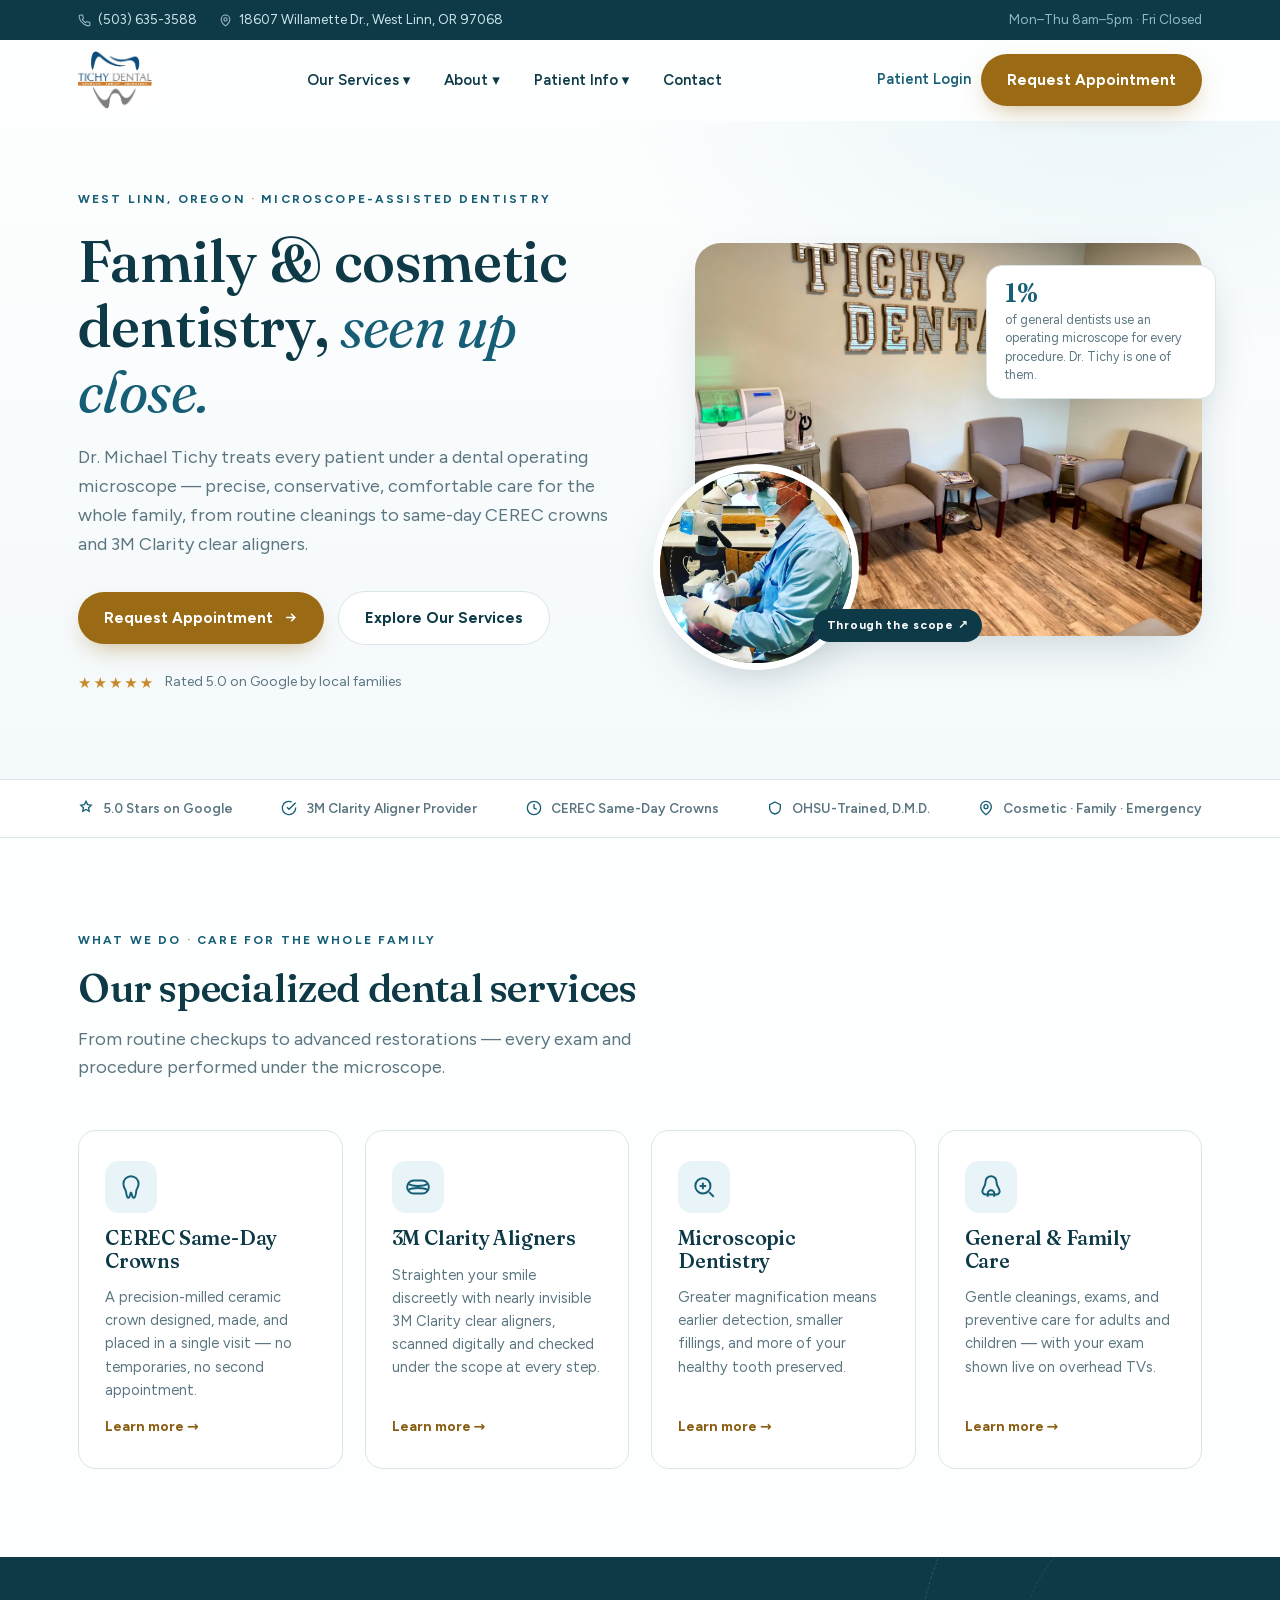
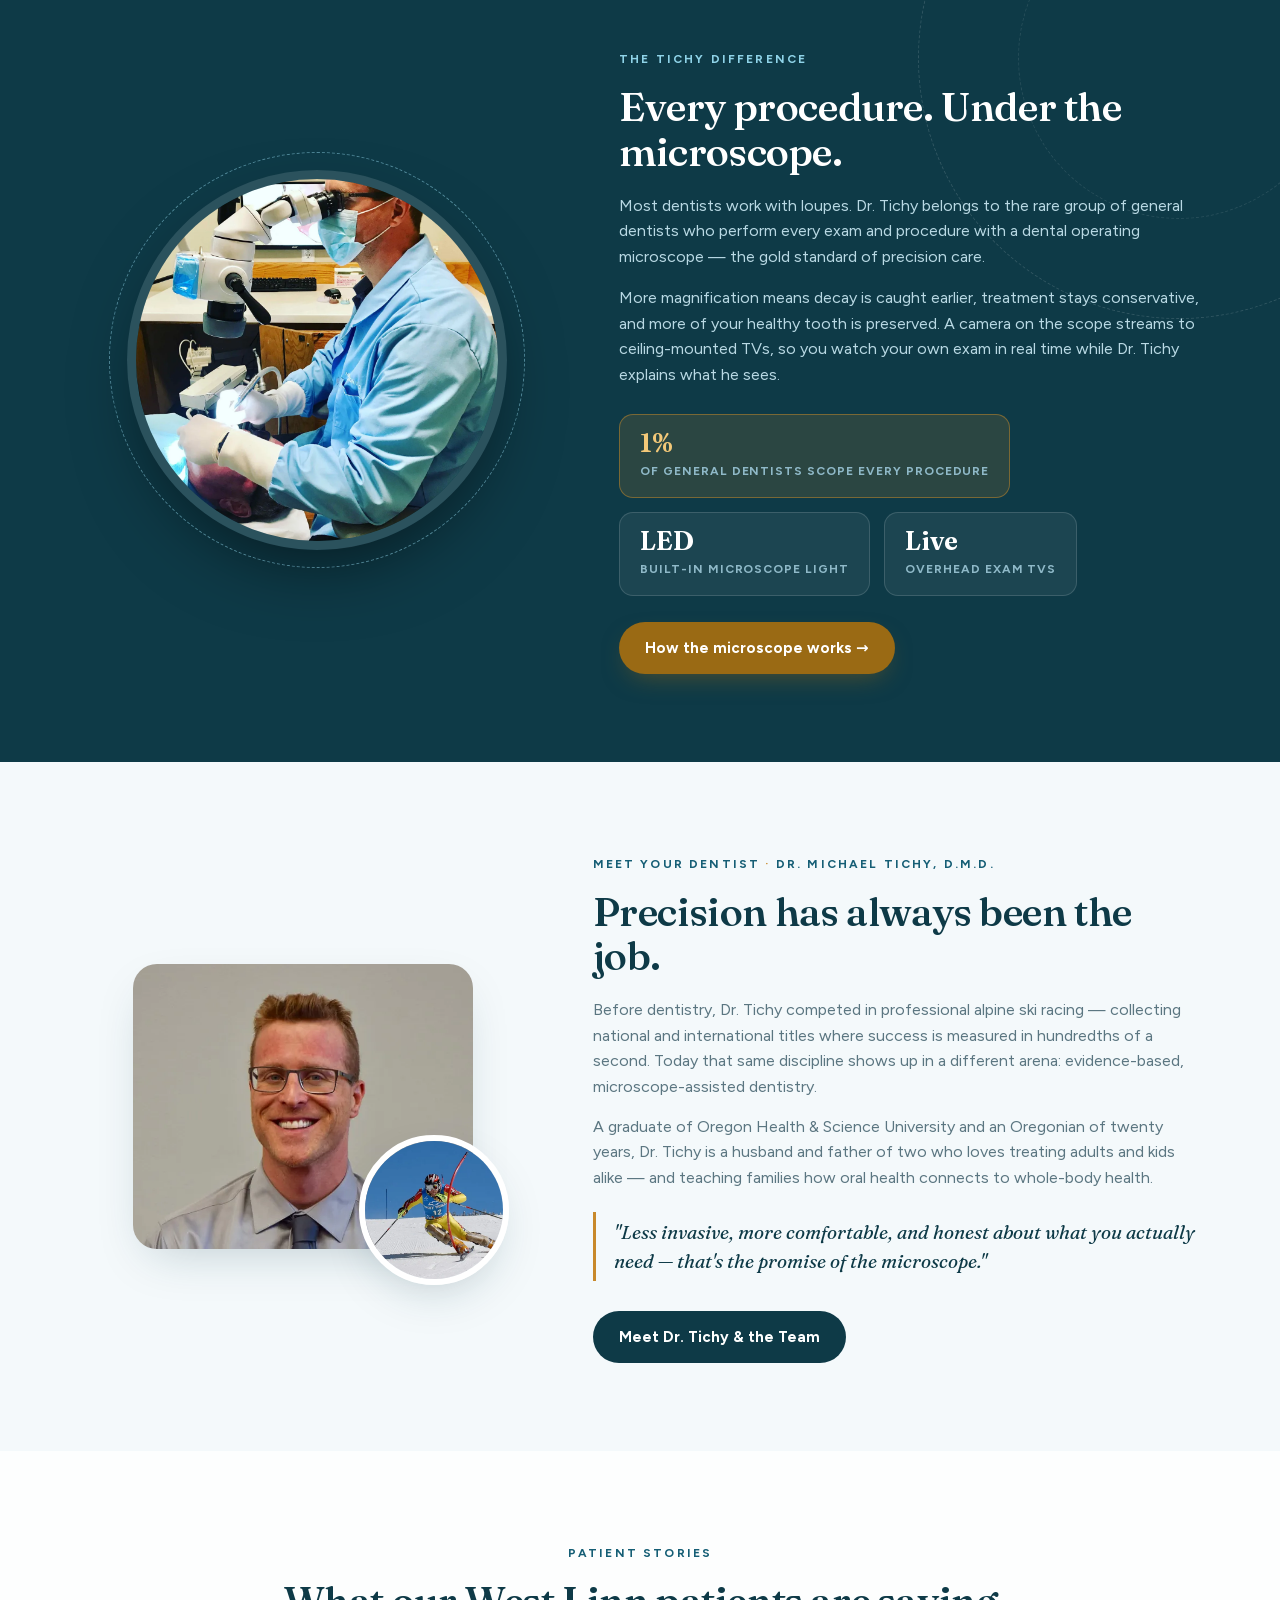
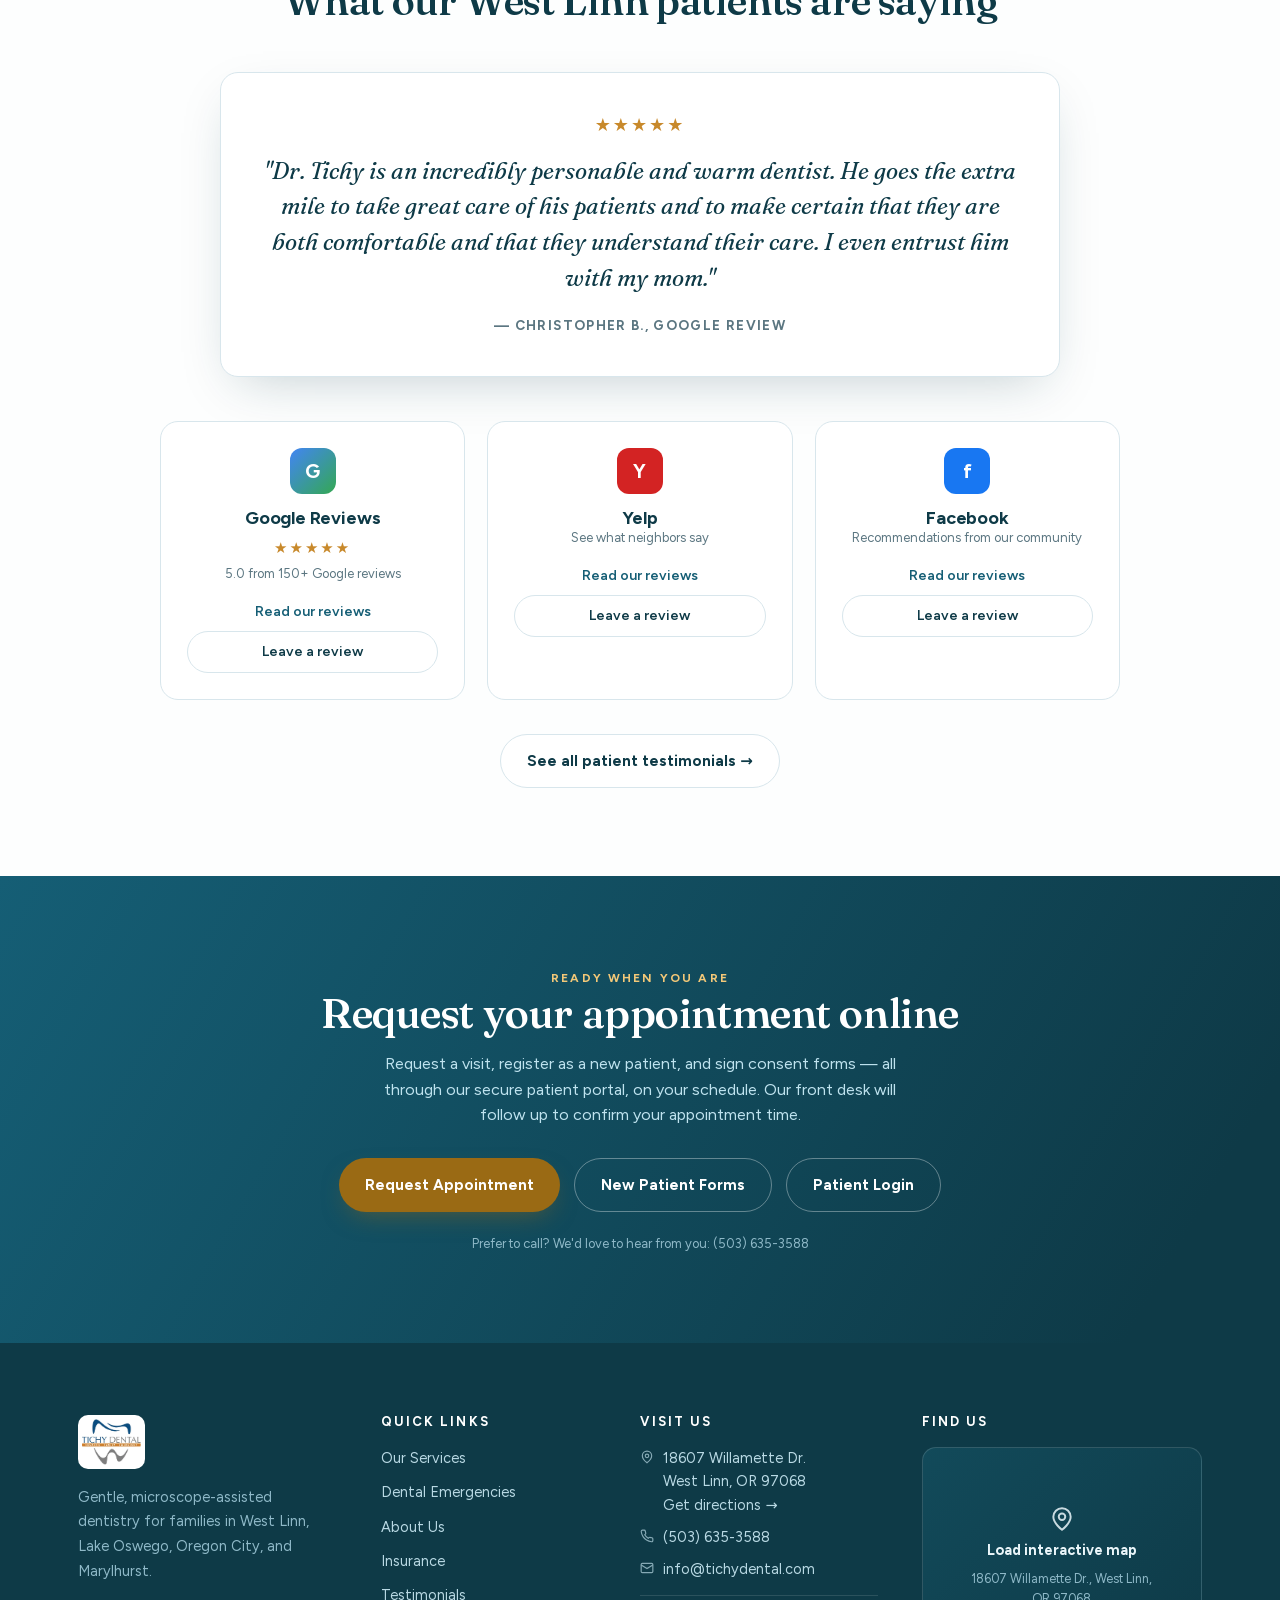
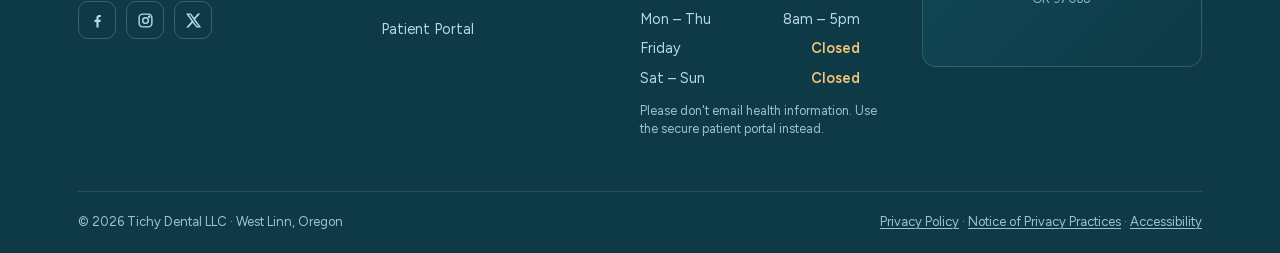
<file: index.html>
<!DOCTYPE html>
<html lang="en">
<head>
<meta charset="UTF-8">
<meta name="viewport" content="width=device-width, initial-scale=1.0">
<title>West Linn Dentist | CEREC Crowns &amp; Clear Aligners | Tichy Dental</title>
<meta name="description" content="Gentle, microscope-assisted dentistry in West Linn, OR. CEREC same-day crowns, 3M Clarity clear aligners, and family care. Book online today.">
<link rel="preload" href="assets/fonts/figtree-latin.woff2" as="font" type="font/woff2" crossorigin>
<link rel="preload" href="assets/fonts/fraunces-normal-latin.woff2" as="font" type="font/woff2" crossorigin>
<link rel="preload" href="assets/fonts/fraunces-italic-latin.woff2" as="font" type="font/woff2" crossorigin>
<link rel="stylesheet" href="assets/css/site.css">
<link rel="canonical" href="https://www.tichydental.com/">
<link rel="icon" type="image/png" sizes="32x32" href="assets/img/favicon-32.png">
<link rel="apple-touch-icon" href="assets/img/apple-touch-icon.png">
<meta property="og:type" content="website">
<meta property="og:site_name" content="Tichy Dental">
<meta property="og:title" content="West Linn Dentist | CEREC Crowns &amp; Clear Aligners | Tichy Dental">
<meta property="og:description" content="Gentle, microscope-assisted dentistry in West Linn, OR. CEREC same-day crowns, 3M Clarity clear aligners, and family care. Book online today.">
<meta property="og:url" content="https://www.tichydental.com/">
<meta property="og:image" content="https://rainmanjam.github.io/tichy-dental-concept/assets/img/og-image.jpg">
<meta name="twitter:card" content="summary_large_image">
<script type="application/ld+json">{"@context": "https://schema.org", "@graph": [{"@type": "Dentist", "@id": "https://www.tichydental.com/#dentist", "name": "Tichy Dental", "url": "https://www.tichydental.com/", "telephone": "+1-503-635-3588", "email": "info@tichydental.com", "image": "https://rainmanjam.github.io/tichy-dental-concept/assets/img/og-image.jpg", "logo": "https://rainmanjam.github.io/tichy-dental-concept/assets/img/apple-touch-icon.png", "address": {"@type": "PostalAddress", "streetAddress": "18607 Willamette Dr.", "addressLocality": "West Linn", "addressRegion": "OR", "postalCode": "97068", "addressCountry": "US"}, "geo": {"@type": "GeoCoordinates", "latitude": 45.3912526, "longitude": -122.6463701}, "hasMap": "https://maps.google.com/?cid=16812813104947599883", "openingHoursSpecification": [{"@type": "OpeningHoursSpecification", "dayOfWeek": ["Monday", "Tuesday", "Wednesday", "Thursday"], "opens": "08:00", "closes": "17:00"}], "areaServed": ["West Linn", "Lake Oswego", "Oregon City"], "sameAs": ["https://maps.google.com/?cid=16812813104947599883", "https://www.facebook.com/TichyDental/", "https://www.instagram.com/tichydental/", "https://twitter.com/MichaelTichyDMD", "https://www.yelp.com/biz/tichy-dental-west-linn"], "founder": {"@id": "https://www.tichydental.com/meet-dr-tichy#dr-tichy"}, "employee": {"@id": "https://www.tichydental.com/meet-dr-tichy#dr-tichy"}}, {"@type": "Person", "@id": "https://www.tichydental.com/meet-dr-tichy#dr-tichy", "name": "Dr. Michael Tichy", "honorificSuffix": "D.M.D.", "jobTitle": "Dentist", "url": "https://www.tichydental.com/meet-dr-tichy", "image": "https://rainmanjam.github.io/tichy-dental-concept/assets/img/f9995c_119eb82f2552473c929929d883e91d19.webp", "alumniOf": [{"@type": "CollegeOrUniversity", "name": "Oregon Health & Science University"}, {"@type": "CollegeOrUniversity", "name": "Portland State University"}], "worksFor": {"@id": "https://www.tichydental.com/#dentist"}}, {"@type": "WebPage", "@id": "https://www.tichydental.com/#webpage", "url": "https://www.tichydental.com/", "name": "West Linn Dentist | CEREC Crowns & Clear Aligners | Tichy Dental", "description": "Gentle, microscope-assisted dentistry in West Linn, OR. CEREC same-day crowns, 3M Clarity clear aligners, and family care. Book online today.", "about": {"@id": "https://www.tichydental.com/#dentist"}, "dateModified": "2026-10-20"}]}</script>
<meta name="robots" content="noindex">

</head>
<body>
<a class="skip-link" href="#main">Skip to main content</a>
<!-- top utility bar -->
<div class="topbar">
  <div class="wrap">
    <div class="left">
      <a href="tel:5036353588"><svg width="13" height="13" viewBox="0 0 24 24" fill="none" stroke="currentColor" stroke-width="2"><path d="M22 16.9v3a2 2 0 0 1-2.2 2 19.8 19.8 0 0 1-8.6-3A19.5 19.5 0 0 1 5.2 13 19.8 19.8 0 0 1 2.1 4.2 2 2 0 0 1 4.1 2h3a2 2 0 0 1 2 1.7c.1 1 .4 2 .7 2.9a2 2 0 0 1-.5 2.1L8.1 10a16 16 0 0 0 6 6l1.3-1.3a2 2 0 0 1 2.1-.4c1 .3 1.9.5 2.9.7a2 2 0 0 1 1.6 2z"/></svg> (503) 635-3588</a>
      <a class="addr" href="https://www.google.com/maps/place/Tichy+Dental+LLC/@45.3912526,-122.6463701,15z/data=!4m5!3m4!1s0x0:0xe9531c70db6f1a0b!8m2!3d45.3912526!4d-122.6463701" target="_blank" rel="noopener"><svg width="13" height="13" viewBox="0 0 24 24" fill="none" stroke="currentColor" stroke-width="2"><path d="M20 10c0 6-8 12-8 12S4 16 4 10a8 8 0 0 1 16 0z"/><circle cx="12" cy="10" r="3"/></svg> 18607 Willamette Dr., West Linn, OR 97068</a>
    </div>
    <span class="hours">Mon–Thu 8am–5pm · Fri Closed</span>
  </div>
</div>
<!-- header -->
<header class="site" id="siteHeader">
  <div class="wrap navrow">
    <a class="brand" href="index.html" aria-label="Tichy Dental — home">
      <img width="628" height="492" src="assets/img/f9995c_cca9f03d99c441ec81741650af77e7dd.webp" alt="Tichy Dental — cosmetic, family &amp; emergency dentistry">
    </a>
    <nav class="main" id="mainNav">
      <div>
        <a class="top" href="#services">Our Services ▾</a>
        <div class="dd">
          <span class="sub">General</span>
          <a href="general-dentistry.html">General &amp; Family Dentistry</a>
          <a href="emergency-dentist.html">Emergency Dental Care</a>
          <span class="sub">Cosmetic</span>
          <a href="clarity-aligners.html">3M Clarity Aligners</a>
          <span class="sub">Restorative</span>
          <a href="cerec-crowns.html">CEREC Same-Day Crowns</a>
          <span class="sub">Advanced Technology</span>
          <a href="microscopically-assisted-dentistry.html">Microscopic Dentistry</a>
        </div>
      </div>
      <div>
        <a class="top" href="#about">About ▾</a>
        <div class="dd">
          <a href="meet-dr-tichy.html">Meet Dr. Tichy</a>
          <a href="meet-dr-tichy.html#team">Our Team</a>
          <a href="testimonials.html">Patient Reviews</a>
        </div>
      </div>
      <div>
        <a class="top" href="#book">Patient Info ▾</a>
        <div class="dd">
          <a href="https://tch.identalcloud.com/TichyDental/Patient/_practice/1/Registration" target="_blank" rel="noopener">New Patient Forms</a>
          <a href="insurance.html">Insurance &amp; Billing</a>
          <a href="faq.html">FAQ</a>
        </div>
      </div>
      <div><a class="top" href="#contact">Contact</a></div>
    </nav>
    <div class="nav-cta">
      <a class="login-link" href="https://tch.identalcloud.com/TichyDental/Patient/_practice/1" target="_blank" rel="noopener">Patient Login</a>
      <a class="btn btn-amber" href="https://tch.identalcloud.com/TichyDental/Patient/_practice/1/Appointment" target="_blank" rel="noopener">Request Appointment</a>
      <button class="hamburger" id="hamburger" aria-label="Open menu" aria-controls="mainNav" aria-expanded="false">☰</button>
    </div>
  </div>
</header>
<main id="main" tabindex="-1">

<!-- hero -->
<div class="hero">
  <div class="wrap">
    <div class="rv">
      <span class="eyebrow">West Linn, Oregon <span class="dot">·</span> Microscope-Assisted Dentistry</span>
      <h1>Family &amp; cosmetic dentistry, <em>seen up close.</em></h1>
      <p class="lede">Dr. Michael Tichy treats every patient under a dental operating microscope — precise, conservative, comfortable care for the whole family, from routine cleanings to same-day CEREC crowns and 3M Clarity clear aligners.</p>
      <div class="cta-row">
        <a class="btn btn-amber" href="https://tch.identalcloud.com/TichyDental/Patient/_practice/1/Appointment" target="_blank" rel="noopener">Request Appointment <svg width="15" height="15" viewBox="0 0 24 24" fill="none" stroke="currentColor" stroke-width="2.5"><path d="M5 12h14M13 6l6 6-6 6"/></svg></a>
        <a class="btn btn-ghost" href="#services">Explore Our Services</a>
      </div>
      <div class="rating"><span class="stars" aria-hidden="true">★★★★★</span> Rated 5.0 on Google by local families</div>
    </div>
    <div class="hero-visual rv">
      <img srcset="assets/img/f9995c_5be93b1d9ba34f959aafca2070564038-600.webp 600w, assets/img/f9995c_5be93b1d9ba34f959aafca2070564038.webp 1200w" sizes="(max-width: 760px) 100vw, 50vw" width="1200" height="1014" class="office" loading="eager" fetchpriority="high" src="assets/img/f9995c_5be93b1d9ba34f959aafca2070564038.webp" alt="Tichy Dental office in West Linn, Oregon">
      <div class="chip"><b>1%</b><span>of general dentists use an operating microscope for every procedure. Dr. Tichy is one of them.</span></div>
      <div class="lens" title="Through the scope">
        <img srcset="assets/img/f9995c_fd8c251dab4d4b16b397c91b6fc6f6e5-600.webp 600w, assets/img/f9995c_fd8c251dab4d4b16b397c91b6fc6f6e5.webp 1200w" sizes="(max-width: 760px) 100vw, 50vw" width="1200" height="1200" loading="lazy" src="assets/img/f9995c_fd8c251dab4d4b16b397c91b6fc6f6e5.webp" alt="Dr. Michael Tichy practicing with a dental operating microscope">
      </div>
      <span class="lens-tag">Through the scope ↗</span>
    </div>
  </div>
</div>
<!-- trust bar -->
<div class="trust">
  <div class="wrap">
    <span class="item"><svg width="16" height="16" viewBox="0 0 24 24" fill="none" stroke="currentColor" stroke-width="2"><path d="M12 2l2.4 4.9 5.4.8-3.9 3.8.9 5.4L12 14.3 7.2 16.9l.9-5.4L4.2 7.7l5.4-.8z"/></svg> 5.0 Stars on Google</span>
    <span class="item"><svg width="16" height="16" viewBox="0 0 24 24" fill="none" stroke="currentColor" stroke-width="2"><path d="M22 11.1V12a10 10 0 1 1-5.9-9.1"/><path d="M22 4L12 14l-3-3"/></svg> 3M Clarity Aligner Provider</span>
    <span class="item"><svg width="16" height="16" viewBox="0 0 24 24" fill="none" stroke="currentColor" stroke-width="2"><circle cx="12" cy="12" r="10"/><path d="M12 6v6l4 2"/></svg> CEREC Same-Day Crowns</span>
    <span class="item"><svg width="16" height="16" viewBox="0 0 24 24" fill="none" stroke="currentColor" stroke-width="2"><path d="M12 3l8 4v5c0 5-3.5 8-8 9-4.5-1-8-4-8-9V7z"/></svg> OHSU-Trained, D.M.D.</span>
    <span class="item"><svg width="16" height="16" viewBox="0 0 24 24" fill="none" stroke="currentColor" stroke-width="2"><path d="M20 10c0 6-8 12-8 12S4 16 4 10a8 8 0 0 1 16 0z"/><circle cx="12" cy="10" r="3"/></svg> Cosmetic · Family · Emergency</span>
  </div>
</div>
<!-- services -->
<section class="services" id="services">
  <div class="wrap">
    <div class="sec-head rv">
      <span class="eyebrow">What We Do <span class="dot">·</span> Care For The Whole Family</span>
      <h2>Our specialized dental services</h2>
      <p class="lede">From routine checkups to advanced restorations — every exam and procedure performed under the microscope.</p>
    </div>
    <div class="svc-grid">
      <div class="svc rv">
        <div class="icon"><svg width="26" height="26" viewBox="0 0 24 24" fill="none" stroke="currentColor" stroke-width="1.8"><path d="M12 2a7 7 0 0 1 7 7c0 3-1.5 4-2 6s-.5 7-2.5 7S13 17 12 17s-.5 5-2.5 5S8 17 7 15s-2-3-2-6a7 7 0 0 1 7-7z"/></svg></div>
        <h3>CEREC Same-Day Crowns</h3>
        <p>A precision-milled ceramic crown designed, made, and placed in a single visit — no temporaries, no second appointment.</p>
        <a href="cerec-crowns.html">Learn more →</a>
      </div>
      <div class="svc rv">
        <div class="icon"><svg width="26" height="26" viewBox="0 0 24 24" fill="none" stroke="currentColor" stroke-width="1.8"><path d="M3 15c2-1.5 4-2 9-2s7 .5 9 2"/><path d="M3 9c2 1.5 4 2 9 2s7-.5 9-2"/><rect x="2" y="6" width="20" height="12" rx="6"/></svg></div>
        <h3>3M Clarity Aligners</h3>
        <p>Straighten your smile discreetly with nearly invisible 3M Clarity clear aligners, scanned digitally and checked under the scope at every step.</p>
        <a href="clarity-aligners.html">Learn more →</a>
      </div>
      <div class="svc rv">
        <div class="icon"><svg width="26" height="26" viewBox="0 0 24 24" fill="none" stroke="currentColor" stroke-width="1.8"><circle cx="11" cy="11" r="7"/><path d="M21 21l-4.3-4.3"/><path d="M11 8v6M8 11h6"/></svg></div>
        <h3>Microscopic Dentistry</h3>
        <p>Greater magnification means earlier detection, smaller fillings, and more of your healthy tooth preserved.</p>
        <a href="microscopically-assisted-dentistry.html">Learn more →</a>
      </div>
      <div class="svc rv">
        <div class="icon"><svg width="26" height="26" viewBox="0 0 24 24" fill="none" stroke="currentColor" stroke-width="1.8"><path d="M17 8a5 5 0 1 0-10 0c0 5-3 6-3 9a3 3 0 0 0 3 3h10a3 3 0 0 0 3-3c0-3-3-4-3-9z" transform="translate(0 -1)"/><path d="M9 21v-3a3 3 0 0 1 6 0v3"/></svg></div>
        <h3>General &amp; Family Care</h3>
        <p>Gentle cleanings, exams, and preventive care for adults and children — with your exam shown live on overhead TVs.</p>
        <a href="general-dentistry.html">Learn more →</a>
      </div>
    </div>
  </div>
</section>
<!-- microscope band -->
<section class="scopeband">
  <div class="wrap">
    <div class="scope-photo rv">
      <div class="ring"><img srcset="assets/img/f9995c_fd8c251dab4d4b16b397c91b6fc6f6e5-600.webp 600w, assets/img/f9995c_fd8c251dab4d4b16b397c91b6fc6f6e5.webp 1200w" sizes="(max-width: 760px) 100vw, 50vw" width="1200" height="1200" loading="lazy" src="assets/img/f9995c_fd8c251dab4d4b16b397c91b6fc6f6e5.webp" alt="The dental operating microscope at Tichy Dental in West Linn"></div>
      <div class="cross"></div>
    </div>
    <div class="rv">
      <span class="eyebrow">The Tichy Difference</span>
      <h2>Every procedure. Under the microscope.</h2>
      <p>Most dentists work with loupes. Dr. Tichy belongs to the rare group of general dentists who perform every exam and procedure with a dental operating microscope — the gold standard of precision care.</p>
      <p>More magnification means decay is caught earlier, treatment stays conservative, and more of your healthy tooth is preserved. A camera on the scope streams to ceiling-mounted TVs, so you watch your own exam in real time while Dr. Tichy explains what he sees.</p>
      <div class="mag">
        <div class="m hot"><b>1%</b><span>Of general dentists scope every procedure</span></div>
        <div class="m"><b>LED</b><span>Built-in microscope light</span></div>
        <div class="m"><b>Live</b><span>Overhead exam TVs</span></div>
      </div>
      <a class="btn btn-amber" href="microscopically-assisted-dentistry.html" style="margin-top:26px">How the microscope works →</a>
    </div>
  </div>
</section>
<!-- about -->
<section class="about" id="about">
  <div class="wrap">
    <div class="about-photo rv">
      <img width="629" height="527" class="portrait" loading="lazy" src="assets/img/f9995c_119eb82f2552473c929929d883e91d19.webp" alt="Dr. Michael Tichy, D.M.D. — dentist in West Linn, Oregon">
      <img width="607" height="480" class="ski" loading="lazy" src="assets/img/f9995c_edc524d14c1f4b72919e09828f1bd65d.webp" alt="Dr. Michael Tichy alpine ski racing">
    </div>
    <div class="rv">
      <span class="eyebrow">Meet Your Dentist <span class="dot">·</span> Dr. Michael Tichy, D.M.D.</span>
      <h2>Precision has always been the job.</h2>
      <p>Before dentistry, Dr. Tichy competed in professional alpine ski racing — collecting national and international titles where success is measured in hundredths of a second. Today that same discipline shows up in a different arena: evidence-based, microscope-assisted dentistry.</p>
      <p>A graduate of Oregon Health &amp; Science University and an Oregonian of twenty years, Dr. Tichy is a husband and father of two who loves treating adults and kids alike — and teaching families how oral health connects to whole-body health.</p>
      <div class="pull">"Less invasive, more comfortable, and honest about what you actually need — that's the promise of the microscope."</div>
      <a class="btn btn-dark" href="meet-dr-tichy.html#team">Meet Dr. Tichy &amp; the Team</a>
    </div>
  </div>
</section>
<!-- reviews -->
<section class="reviews" id="reviews">
  <div class="wrap">
    <div class="sec-head rv" style="max-width:100%;text-align:center;margin-left:auto;margin-right:auto">
      <span class="eyebrow">Patient Stories</span>
      <h2>What our West Linn patients are saying</h2>
    </div>
    <div class="featured-quote rv">
      <div class="stars">★★★★★</div>
      <p>"Dr. Tichy is an incredibly personable and warm dentist. He goes the extra mile to take great care of his patients and to make certain that they are both comfortable and that they understand their care. I even entrust him with my mom."</p>
      <cite>— Christopher B., Google review</cite>
    </div>
    <div class="plat-grid">
      <div class="plat google rv"><div class="logo">G</div><h3>Google Reviews</h3><div class="stars" role="img" aria-label="Rated 5 out of 5 on Google">★★★★★</div><div class="count">5.0 from 150+ Google reviews</div>
        <div class="links"><a class="read" href="https://www.google.com/maps/place/Tichy+Dental+LLC/@45.3912526,-122.6463701,15z/data=!4m5!3m4!1s0x0:0xe9531c70db6f1a0b!8m2!3d45.3912526!4d-122.6463701" target="_blank" rel="noopener">Read our reviews</a><a class="leave" href="https://search.google.com/local/writereview?placeid=ChIJlUWZp4pzlVQRCxpv23AcU-k" target="_blank" rel="noopener">Leave a review</a></div></div>
      <div class="plat yelp rv"><div class="logo">Y</div><h3>Yelp</h3><div class="count">See what neighbors say</div>
        <div class="links"><a class="read" href="https://www.yelp.com/biz/tichy-dental-west-linn" target="_blank" rel="noopener">Read our reviews</a><a class="leave" href="https://www.yelp.com/biz/tichy-dental-west-linn" target="_blank" rel="noopener">Leave a review</a></div></div>
      <div class="plat facebook rv"><div class="logo">f</div><h3>Facebook</h3><div class="count">Recommendations from our community</div>
        <div class="links"><a class="read" href="https://www.facebook.com/TichyDental/" target="_blank" rel="noopener">Read our reviews</a><a class="leave" href="https://www.facebook.com/TichyDental/" target="_blank" rel="noopener">Leave a review</a></div></div>
    </div>
    <div style="text-align:center;margin-top:34px"><a class="btn btn-ghost" href="testimonials.html">See all patient testimonials →</a></div>
  </div>
</section>
<!-- booking band -->
<section class="book" id="book">
  <div class="wrap rv">
    <span class="eyebrow" style="color:#F3C878">Ready When You Are</span>
    <h2>Request your appointment online</h2>
    <p>Request a visit, register as a new patient, and sign consent forms — all through our secure patient portal, on your schedule. Our front desk will follow up to confirm your appointment time.</p>
    <div class="row">
      <a class="btn btn-amber" href="https://tch.identalcloud.com/TichyDental/Patient/_practice/1/Appointment" target="_blank" rel="noopener">Request Appointment</a>
      <a class="btn btn-ghost" href="https://tch.identalcloud.com/TichyDental/Patient/_practice/1/Registration" target="_blank" rel="noopener">New Patient Forms</a>
      <a class="btn btn-ghost" href="https://tch.identalcloud.com/TichyDental/Patient/_practice/1" target="_blank" rel="noopener">Patient Login</a>
    </div>
    <div class="note">Prefer to call? We'd love to hear from you: (503) 635-3588</div>
  </div>
</section>
</main>
<!-- footer -->
<footer id="contact">
  <div class="wrap">
    <div class="foot-grid">
      <div>
        <div class="fbrand">
          <img width="628" height="492" src="assets/img/f9995c_cca9f03d99c441ec81741650af77e7dd.webp" alt="Tichy Dental logo">
        </div>
        <p class="mission">Gentle, microscope-assisted dentistry for families in West Linn, Lake Oswego, Oregon City, and Marylhurst.</p>
        <div class="socials">
          <a href="https://www.facebook.com/TichyDental/" target="_blank" rel="noopener" aria-label="Facebook"><svg width="17" height="17" viewBox="0 0 24 24" fill="currentColor"><path d="M13.5 22v-8h2.7l.4-3.2h-3.1V8.7c0-.9.3-1.6 1.7-1.6h1.5V4.2c-.3 0-1.2-.1-2.3-.1-2.3 0-3.9 1.4-3.9 4v2.7H7.8V14h2.7v8z"/></svg></a>
          <a href="https://www.instagram.com/tichydental/" target="_blank" rel="noopener" aria-label="Instagram"><svg width="17" height="17" viewBox="0 0 24 24" fill="none" stroke="currentColor" stroke-width="2"><rect x="3" y="3" width="18" height="18" rx="5"/><circle cx="12" cy="12" r="4"/><circle cx="17.2" cy="6.8" r=".8" fill="currentColor"/></svg></a>
          <a href="https://twitter.com/MichaelTichyDMD" target="_blank" rel="noopener" aria-label="Twitter / X"><svg width="17" height="17" viewBox="0 0 24 24" fill="currentColor"><path d="M18.2 2h3.3l-7.2 8.3L22.8 22h-6.6l-5.2-6.8L5 22H1.7l7.7-8.9L1.5 2h6.8l4.7 6.2zm-1.2 18h1.8L7.3 3.9H5.4z"/></svg></a>
        </div>
      </div>
      <div>
        <h2>Quick Links</h2>
        <ul>
          <li><a href="general-dentistry.html">Our Services</a></li>
          <li><a href="emergency-dentist.html">Dental Emergencies</a></li>
          <li><a href="meet-dr-tichy.html">About Us</a></li>
          <li><a href="insurance.html">Insurance</a></li>
          <li><a href="testimonials.html">Testimonials</a></li>
          <li><a href="https://tch.identalcloud.com/TichyDental/Patient/_practice/1" target="_blank" rel="noopener">Patient Portal</a></li>
        </ul>
      </div>
      <div>
        <h2>Visit Us</h2>
        <div class="nap">
          <div><svg width="14" height="14" viewBox="0 0 24 24" fill="none" stroke="currentColor" stroke-width="2"><path d="M20 10c0 6-8 12-8 12S4 16 4 10a8 8 0 0 1 16 0z"/><circle cx="12" cy="10" r="3"/></svg><span>18607 Willamette Dr.<br>West Linn, OR 97068<br><a href="https://www.google.com/maps/dir/?api=1&destination=Tichy+Dental+LLC,+18607+Willamette+Dr,+West+Linn,+OR+97068" target="_blank" rel="noopener">Get directions &rarr;</a></span></div>
          <div><svg width="14" height="14" viewBox="0 0 24 24" fill="none" stroke="currentColor" stroke-width="2"><path d="M22 16.9v3a2 2 0 0 1-2.2 2 19.8 19.8 0 0 1-8.6-3A19.5 19.5 0 0 1 5.2 13 19.8 19.8 0 0 1 2.1 4.2 2 2 0 0 1 4.1 2h3a2 2 0 0 1 2 1.7c.1 1 .4 2 .7 2.9a2 2 0 0 1-.5 2.1L8.1 10a16 16 0 0 0 6 6l1.3-1.3a2 2 0 0 1 2.1-.4c1 .3 1.9.5 2.9.7a2 2 0 0 1 1.6 2z"/></svg><a href="tel:5036353588">(503) 635-3588</a></div>
          <div><svg width="14" height="14" viewBox="0 0 24 24" fill="none" stroke="currentColor" stroke-width="2"><rect x="2" y="4" width="20" height="16" rx="2"/><path d="M22 7l-10 6L2 7"/></svg><a href="mailto:info@tichydental.com">info@tichydental.com</a></div>
        </div>
        <div class="hourstable">
          <div><span>Mon – Thu</span><span>8am – 5pm</span></div>
          <div><span>Friday</span><span class="closed">Closed</span></div>
          <div><span>Sat – Sun</span><span class="closed">Closed</span></div>
        </div>
        <p class="fine">Please don't email health information. Use the secure patient portal instead.</p>
      </div>
      <div class="fmap">
        <h2>Find Us</h2>
        <div class="mapfacade" id="mapFacade" role="button" tabindex="0"
             data-src="https://www.google.com/maps?q=Tichy+Dental+LLC,+18607+Willamette+Dr,+West+Linn,+OR+97068&output=embed">
          <svg width="26" height="26" viewBox="0 0 24 24" fill="none" stroke="currentColor" stroke-width="1.8"><path d="M20 10c0 6-8 12-8 12S4 16 4 10a8 8 0 0 1 16 0z"/><circle cx="12" cy="10" r="3"/></svg>
          <strong>Load interactive map</strong>
          <small>18607 Willamette Dr., West Linn, OR 97068</small>
        </div>
      </div>
    </div>
    <div class="legal">
      <span>© 2026 Tichy Dental LLC · West Linn, Oregon</span>
      <span><a href="privacy.html">Privacy Policy</a> · <a href="notice-of-privacy-practices.html">Notice of Privacy Practices</a> · <a href="accessibility.html">Accessibility</a></span>
    </div>
  </div>
</footer>

<script src="assets/js/site.js"></script>
</body>
</html>
</file>
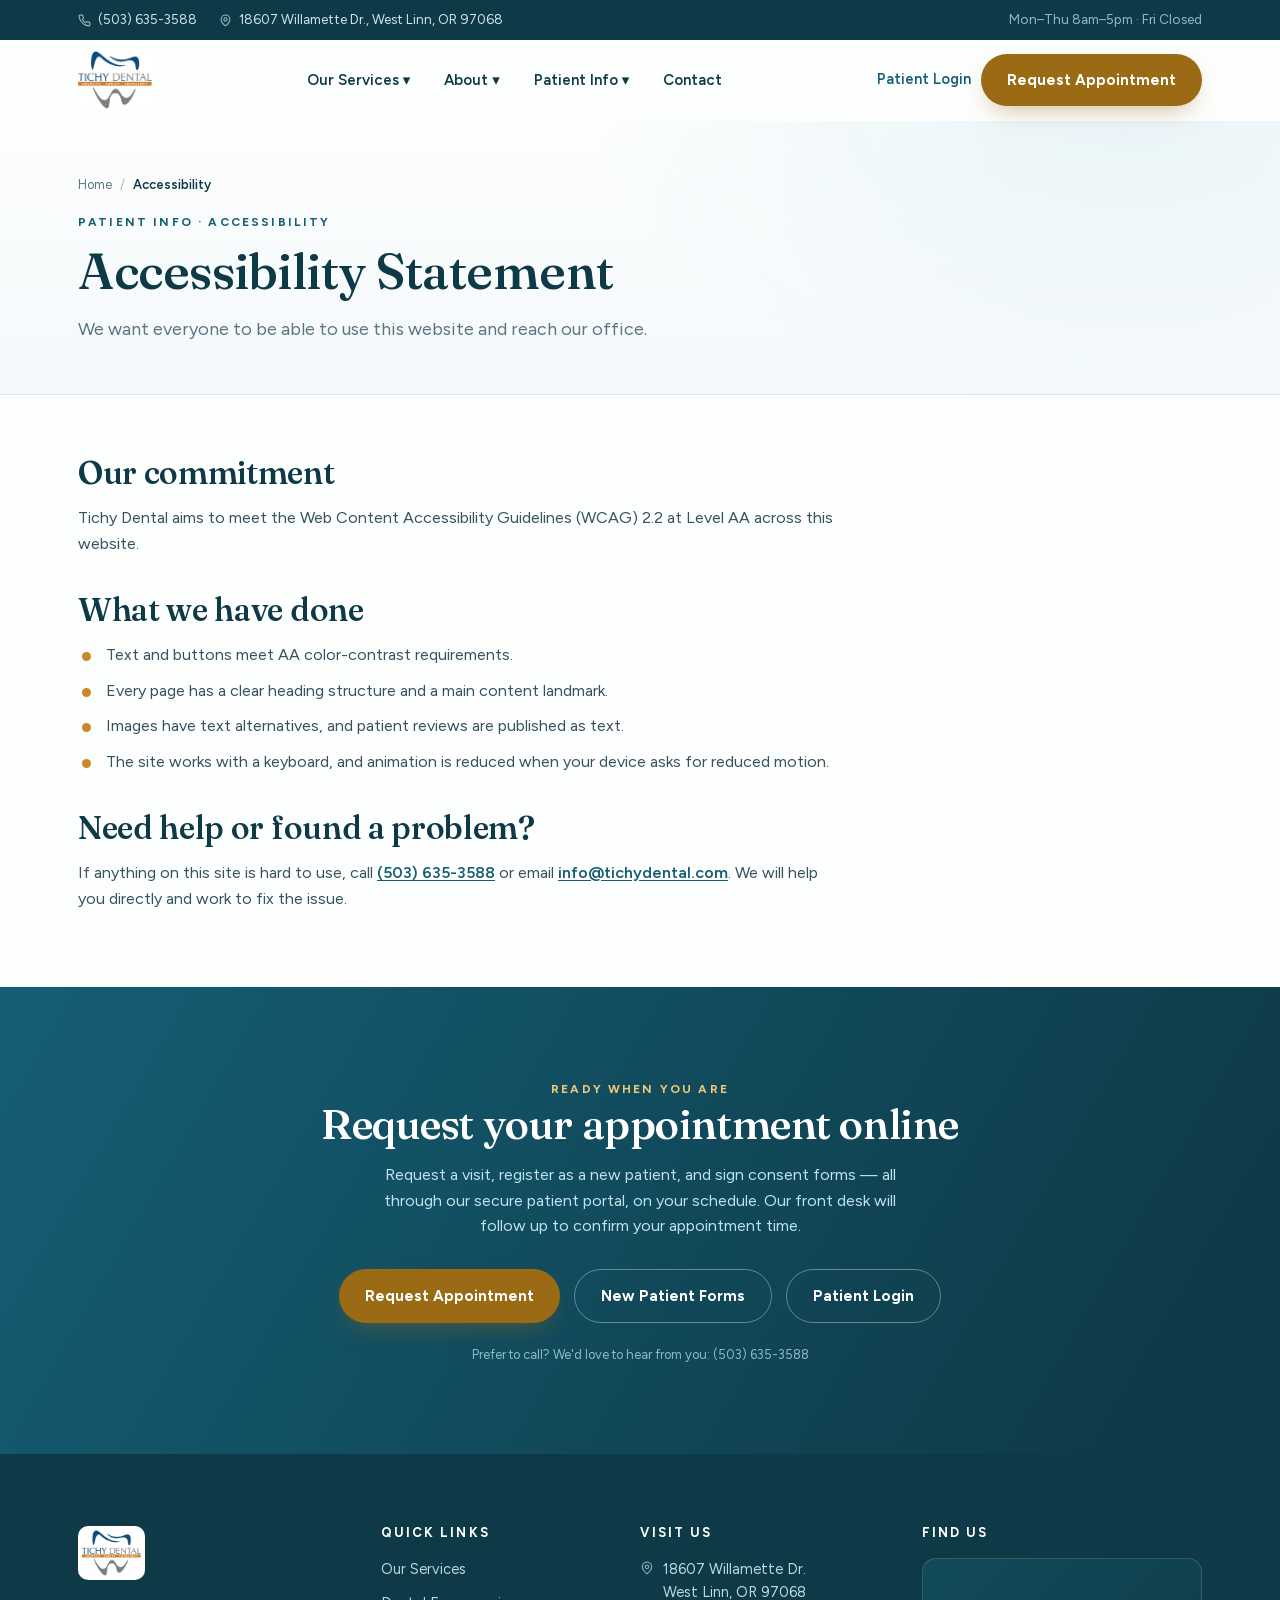
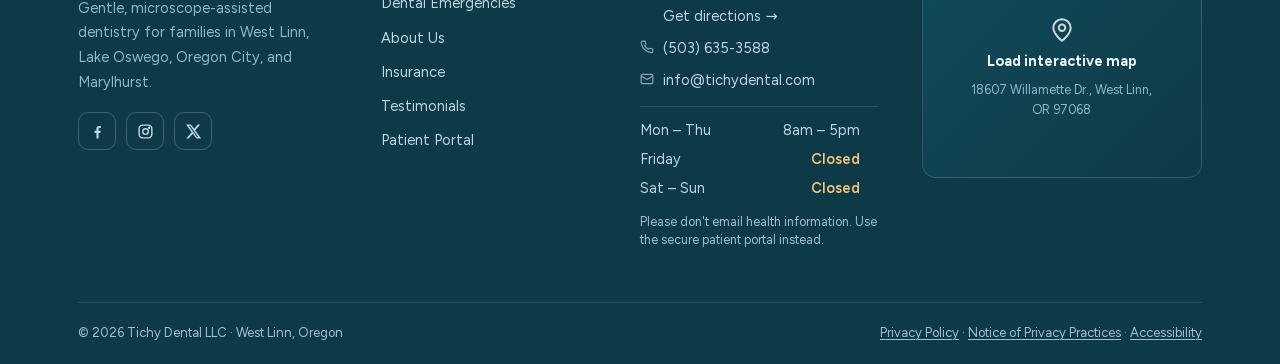
<file: accessibility.html>
<!DOCTYPE html>
<html lang="en">
<head>
<meta charset="UTF-8">
<meta name="viewport" content="width=device-width, initial-scale=1.0">
<title>Accessibility Statement | Tichy Dental, West Linn OR</title>
<meta name="description" content="Accessibility statement for the Tichy Dental website in West Linn, Oregon.">
<link rel="preload" href="assets/fonts/figtree-latin.woff2" as="font" type="font/woff2" crossorigin>
<link rel="preload" href="assets/fonts/fraunces-normal-latin.woff2" as="font" type="font/woff2" crossorigin>
<link rel="preload" href="assets/fonts/fraunces-italic-latin.woff2" as="font" type="font/woff2" crossorigin>
<link rel="stylesheet" href="assets/css/site.css">
<link rel="canonical" href="https://www.tichydental.com/accessibility">
<link rel="icon" type="image/png" sizes="32x32" href="assets/img/favicon-32.png">
<link rel="apple-touch-icon" href="assets/img/apple-touch-icon.png">
<meta property="og:type" content="website">
<meta property="og:site_name" content="Tichy Dental">
<meta property="og:title" content="Accessibility Statement | Tichy Dental, West Linn OR">
<meta property="og:description" content="Accessibility statement for the Tichy Dental website in West Linn, Oregon.">
<meta property="og:url" content="https://www.tichydental.com/accessibility">
<meta property="og:image" content="https://rainmanjam.github.io/tichy-dental-concept/assets/img/og-image.jpg">
<meta name="twitter:card" content="summary_large_image">
<script type="application/ld+json">{"@context": "https://schema.org", "@graph": [{"@type": "Dentist", "@id": "https://www.tichydental.com/#dentist", "name": "Tichy Dental", "url": "https://www.tichydental.com/", "telephone": "+1-503-635-3588", "email": "info@tichydental.com", "image": "https://rainmanjam.github.io/tichy-dental-concept/assets/img/og-image.jpg", "logo": "https://rainmanjam.github.io/tichy-dental-concept/assets/img/apple-touch-icon.png", "address": {"@type": "PostalAddress", "streetAddress": "18607 Willamette Dr.", "addressLocality": "West Linn", "addressRegion": "OR", "postalCode": "97068", "addressCountry": "US"}, "geo": {"@type": "GeoCoordinates", "latitude": 45.3912526, "longitude": -122.6463701}, "hasMap": "https://maps.google.com/?cid=16812813104947599883", "openingHoursSpecification": [{"@type": "OpeningHoursSpecification", "dayOfWeek": ["Monday", "Tuesday", "Wednesday", "Thursday"], "opens": "08:00", "closes": "17:00"}], "areaServed": ["West Linn", "Lake Oswego", "Oregon City"], "sameAs": ["https://maps.google.com/?cid=16812813104947599883", "https://www.facebook.com/TichyDental/", "https://www.instagram.com/tichydental/", "https://twitter.com/MichaelTichyDMD", "https://www.yelp.com/biz/tichy-dental-west-linn"], "founder": {"@id": "https://www.tichydental.com/meet-dr-tichy#dr-tichy"}, "employee": {"@id": "https://www.tichydental.com/meet-dr-tichy#dr-tichy"}}, {"@type": "Person", "@id": "https://www.tichydental.com/meet-dr-tichy#dr-tichy", "name": "Dr. Michael Tichy", "honorificSuffix": "D.M.D.", "jobTitle": "Dentist", "url": "https://www.tichydental.com/meet-dr-tichy", "image": "https://rainmanjam.github.io/tichy-dental-concept/assets/img/f9995c_119eb82f2552473c929929d883e91d19.webp", "alumniOf": [{"@type": "CollegeOrUniversity", "name": "Oregon Health & Science University"}, {"@type": "CollegeOrUniversity", "name": "Portland State University"}], "worksFor": {"@id": "https://www.tichydental.com/#dentist"}}, {"@type": "WebPage", "@id": "https://www.tichydental.com/accessibility#webpage", "url": "https://www.tichydental.com/accessibility", "name": "Accessibility Statement | Tichy Dental, West Linn OR", "description": "Accessibility statement for the Tichy Dental website in West Linn, Oregon.", "about": {"@id": "https://www.tichydental.com/#dentist"}, "dateModified": "2026-10-20", "breadcrumb": {"@id": "https://www.tichydental.com/accessibility#breadcrumb"}}, {"@type": "BreadcrumbList", "@id": "https://www.tichydental.com/accessibility#breadcrumb", "itemListElement": [{"@type": "ListItem", "position": 1, "name": "Home", "item": "https://www.tichydental.com/"}, {"@type": "ListItem", "position": 2, "name": "Accessibility Statement", "item": "https://www.tichydental.com/accessibility"}]}]}</script>
<meta name="robots" content="noindex">

</head>
<body>
<a class="skip-link" href="#main">Skip to main content</a>
<!-- top utility bar -->
<div class="topbar">
  <div class="wrap">
    <div class="left">
      <a href="tel:5036353588"><svg width="13" height="13" viewBox="0 0 24 24" fill="none" stroke="currentColor" stroke-width="2"><path d="M22 16.9v3a2 2 0 0 1-2.2 2 19.8 19.8 0 0 1-8.6-3A19.5 19.5 0 0 1 5.2 13 19.8 19.8 0 0 1 2.1 4.2 2 2 0 0 1 4.1 2h3a2 2 0 0 1 2 1.7c.1 1 .4 2 .7 2.9a2 2 0 0 1-.5 2.1L8.1 10a16 16 0 0 0 6 6l1.3-1.3a2 2 0 0 1 2.1-.4c1 .3 1.9.5 2.9.7a2 2 0 0 1 1.6 2z"/></svg> (503) 635-3588</a>
      <a class="addr" href="https://www.google.com/maps/place/Tichy+Dental+LLC/@45.3912526,-122.6463701,15z/data=!4m5!3m4!1s0x0:0xe9531c70db6f1a0b!8m2!3d45.3912526!4d-122.6463701" target="_blank" rel="noopener"><svg width="13" height="13" viewBox="0 0 24 24" fill="none" stroke="currentColor" stroke-width="2"><path d="M20 10c0 6-8 12-8 12S4 16 4 10a8 8 0 0 1 16 0z"/><circle cx="12" cy="10" r="3"/></svg> 18607 Willamette Dr., West Linn, OR 97068</a>
    </div>
    <span class="hours">Mon–Thu 8am–5pm · Fri Closed</span>
  </div>
</div>
<!-- header -->
<header class="site" id="siteHeader">
  <div class="wrap navrow">
    <a class="brand" href="index.html" aria-label="Tichy Dental — home">
      <img width="628" height="492" src="assets/img/f9995c_cca9f03d99c441ec81741650af77e7dd.webp" alt="Tichy Dental — cosmetic, family &amp; emergency dentistry">
    </a>
    <nav class="main" id="mainNav">
      <div>
        <a class="top" href="index.html#services">Our Services ▾</a>
        <div class="dd">
          <span class="sub">General</span>
          <a href="general-dentistry.html">General &amp; Family Dentistry</a>
          <a href="emergency-dentist.html">Emergency Dental Care</a>
          <span class="sub">Cosmetic</span>
          <a href="clarity-aligners.html">3M Clarity Aligners</a>
          <span class="sub">Restorative</span>
          <a href="cerec-crowns.html">CEREC Same-Day Crowns</a>
          <span class="sub">Advanced Technology</span>
          <a href="microscopically-assisted-dentistry.html">Microscopic Dentistry</a>
        </div>
      </div>
      <div>
        <a class="top" href="index.html#about">About ▾</a>
        <div class="dd">
          <a href="meet-dr-tichy.html">Meet Dr. Tichy</a>
          <a href="meet-dr-tichy.html#team">Our Team</a>
          <a href="testimonials.html">Patient Reviews</a>
        </div>
      </div>
      <div>
        <a class="top" href="index.html#book">Patient Info ▾</a>
        <div class="dd">
          <a href="https://tch.identalcloud.com/TichyDental/Patient/_practice/1/Registration" target="_blank" rel="noopener">New Patient Forms</a>
          <a href="insurance.html">Insurance &amp; Billing</a>
          <a href="faq.html">FAQ</a>
        </div>
      </div>
      <div><a class="top" href="#contact">Contact</a></div>
    </nav>
    <div class="nav-cta">
      <a class="login-link" href="https://tch.identalcloud.com/TichyDental/Patient/_practice/1" target="_blank" rel="noopener">Patient Login</a>
      <a class="btn btn-amber" href="https://tch.identalcloud.com/TichyDental/Patient/_practice/1/Appointment" target="_blank" rel="noopener">Request Appointment</a>
      <button class="hamburger" id="hamburger" aria-label="Open menu" aria-controls="mainNav" aria-expanded="false">☰</button>
    </div>
  </div>
</header>
<main id="main" tabindex="-1">
<div class="subhero">
  <div class="wrap">
    <nav class="breadcrumb" aria-label="Breadcrumb"><a href="index.html">Home</a><span class="sep">/</span><span class="here">Accessibility</span></nav>
    <span class="eyebrow">Patient Info · Accessibility</span>
    <h1>Accessibility Statement</h1>
    <p class="lede">We want everyone to be able to use this website and reach our office.</p>
  </div>
</div>

<section class="pagebody tight">
  <div class="wrap">
    <div class="prose">
      
      <h2>Our commitment</h2>
      <p>Tichy Dental aims to meet the Web Content Accessibility Guidelines (WCAG) 2.2 at Level AA across this website.</p>
      <h2>What we have done</h2>
      <ul>
        <li>Text and buttons meet AA color-contrast requirements.</li>
        <li>Every page has a clear heading structure and a main content landmark.</li>
        <li>Images have text alternatives, and patient reviews are published as text.</li>
        <li>The site works with a keyboard, and animation is reduced when your device asks for reduced motion.</li>
      </ul>
      <h2>Need help or found a problem?</h2>
      <p>If anything on this site is hard to use, call <a class="inline" href="tel:5036353588">(503) 635-3588</a> or email <a class="inline" href="mailto:info@tichydental.com">info@tichydental.com</a>. We will help you directly and work to fix the issue.</p>
    </div>
  </div>
</section>
<!-- booking band -->
<section class="book" id="book">
  <div class="wrap rv">
    <span class="eyebrow" style="color:#F3C878">Ready When You Are</span>
    <h2>Request your appointment online</h2>
    <p>Request a visit, register as a new patient, and sign consent forms — all through our secure patient portal, on your schedule. Our front desk will follow up to confirm your appointment time.</p>
    <div class="row">
      <a class="btn btn-amber" href="https://tch.identalcloud.com/TichyDental/Patient/_practice/1/Appointment" target="_blank" rel="noopener">Request Appointment</a>
      <a class="btn btn-ghost" href="https://tch.identalcloud.com/TichyDental/Patient/_practice/1/Registration" target="_blank" rel="noopener">New Patient Forms</a>
      <a class="btn btn-ghost" href="https://tch.identalcloud.com/TichyDental/Patient/_practice/1" target="_blank" rel="noopener">Patient Login</a>
    </div>
    <div class="note">Prefer to call? We'd love to hear from you: (503) 635-3588</div>
  </div>
</section>
</main>
<!-- footer -->
<footer id="contact">
  <div class="wrap">
    <div class="foot-grid">
      <div>
        <div class="fbrand">
          <img width="628" height="492" src="assets/img/f9995c_cca9f03d99c441ec81741650af77e7dd.webp" alt="Tichy Dental logo">
        </div>
        <p class="mission">Gentle, microscope-assisted dentistry for families in West Linn, Lake Oswego, Oregon City, and Marylhurst.</p>
        <div class="socials">
          <a href="https://www.facebook.com/TichyDental/" target="_blank" rel="noopener" aria-label="Facebook"><svg width="17" height="17" viewBox="0 0 24 24" fill="currentColor"><path d="M13.5 22v-8h2.7l.4-3.2h-3.1V8.7c0-.9.3-1.6 1.7-1.6h1.5V4.2c-.3 0-1.2-.1-2.3-.1-2.3 0-3.9 1.4-3.9 4v2.7H7.8V14h2.7v8z"/></svg></a>
          <a href="https://www.instagram.com/tichydental/" target="_blank" rel="noopener" aria-label="Instagram"><svg width="17" height="17" viewBox="0 0 24 24" fill="none" stroke="currentColor" stroke-width="2"><rect x="3" y="3" width="18" height="18" rx="5"/><circle cx="12" cy="12" r="4"/><circle cx="17.2" cy="6.8" r=".8" fill="currentColor"/></svg></a>
          <a href="https://twitter.com/MichaelTichyDMD" target="_blank" rel="noopener" aria-label="Twitter / X"><svg width="17" height="17" viewBox="0 0 24 24" fill="currentColor"><path d="M18.2 2h3.3l-7.2 8.3L22.8 22h-6.6l-5.2-6.8L5 22H1.7l7.7-8.9L1.5 2h6.8l4.7 6.2zm-1.2 18h1.8L7.3 3.9H5.4z"/></svg></a>
        </div>
      </div>
      <div>
        <h2>Quick Links</h2>
        <ul>
          <li><a href="general-dentistry.html">Our Services</a></li>
          <li><a href="emergency-dentist.html">Dental Emergencies</a></li>
          <li><a href="meet-dr-tichy.html">About Us</a></li>
          <li><a href="insurance.html">Insurance</a></li>
          <li><a href="testimonials.html">Testimonials</a></li>
          <li><a href="https://tch.identalcloud.com/TichyDental/Patient/_practice/1" target="_blank" rel="noopener">Patient Portal</a></li>
        </ul>
      </div>
      <div>
        <h2>Visit Us</h2>
        <div class="nap">
          <div><svg width="14" height="14" viewBox="0 0 24 24" fill="none" stroke="currentColor" stroke-width="2"><path d="M20 10c0 6-8 12-8 12S4 16 4 10a8 8 0 0 1 16 0z"/><circle cx="12" cy="10" r="3"/></svg><span>18607 Willamette Dr.<br>West Linn, OR 97068<br><a href="https://www.google.com/maps/dir/?api=1&destination=Tichy+Dental+LLC,+18607+Willamette+Dr,+West+Linn,+OR+97068" target="_blank" rel="noopener">Get directions &rarr;</a></span></div>
          <div><svg width="14" height="14" viewBox="0 0 24 24" fill="none" stroke="currentColor" stroke-width="2"><path d="M22 16.9v3a2 2 0 0 1-2.2 2 19.8 19.8 0 0 1-8.6-3A19.5 19.5 0 0 1 5.2 13 19.8 19.8 0 0 1 2.1 4.2 2 2 0 0 1 4.1 2h3a2 2 0 0 1 2 1.7c.1 1 .4 2 .7 2.9a2 2 0 0 1-.5 2.1L8.1 10a16 16 0 0 0 6 6l1.3-1.3a2 2 0 0 1 2.1-.4c1 .3 1.9.5 2.9.7a2 2 0 0 1 1.6 2z"/></svg><a href="tel:5036353588">(503) 635-3588</a></div>
          <div><svg width="14" height="14" viewBox="0 0 24 24" fill="none" stroke="currentColor" stroke-width="2"><rect x="2" y="4" width="20" height="16" rx="2"/><path d="M22 7l-10 6L2 7"/></svg><a href="mailto:info@tichydental.com">info@tichydental.com</a></div>
        </div>
        <div class="hourstable">
          <div><span>Mon – Thu</span><span>8am – 5pm</span></div>
          <div><span>Friday</span><span class="closed">Closed</span></div>
          <div><span>Sat – Sun</span><span class="closed">Closed</span></div>
        </div>
        <p class="fine">Please don't email health information. Use the secure patient portal instead.</p>
      </div>
      <div class="fmap">
        <h2>Find Us</h2>
        <div class="mapfacade" id="mapFacade" role="button" tabindex="0"
             data-src="https://www.google.com/maps?q=Tichy+Dental+LLC,+18607+Willamette+Dr,+West+Linn,+OR+97068&output=embed">
          <svg width="26" height="26" viewBox="0 0 24 24" fill="none" stroke="currentColor" stroke-width="1.8"><path d="M20 10c0 6-8 12-8 12S4 16 4 10a8 8 0 0 1 16 0z"/><circle cx="12" cy="10" r="3"/></svg>
          <strong>Load interactive map</strong>
          <small>18607 Willamette Dr., West Linn, OR 97068</small>
        </div>
      </div>
    </div>
    <div class="legal">
      <span>© 2026 Tichy Dental LLC · West Linn, Oregon</span>
      <span><a href="privacy.html">Privacy Policy</a> · <a href="notice-of-privacy-practices.html">Notice of Privacy Practices</a> · <a href="accessibility.html">Accessibility</a></span>
    </div>
  </div>
</footer>

<script src="assets/js/site.js"></script>
</body>
</html>
</file>
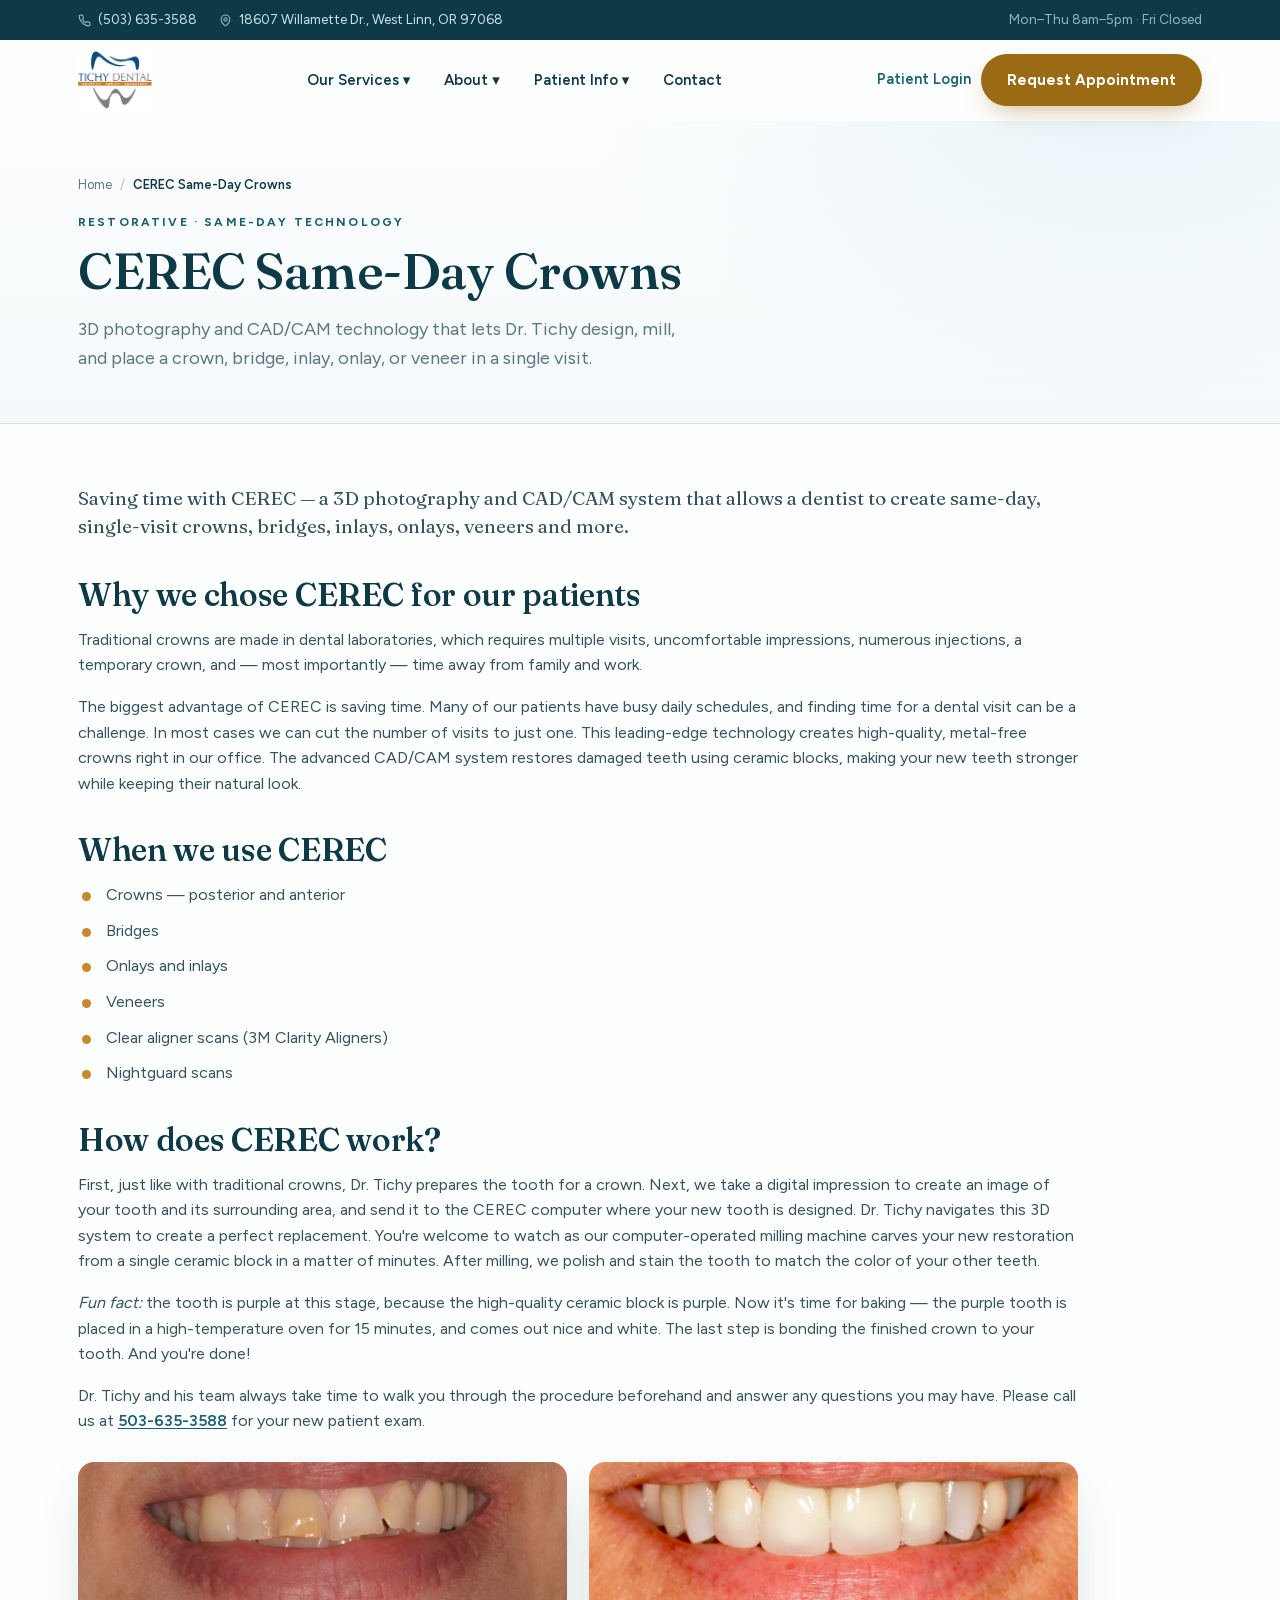
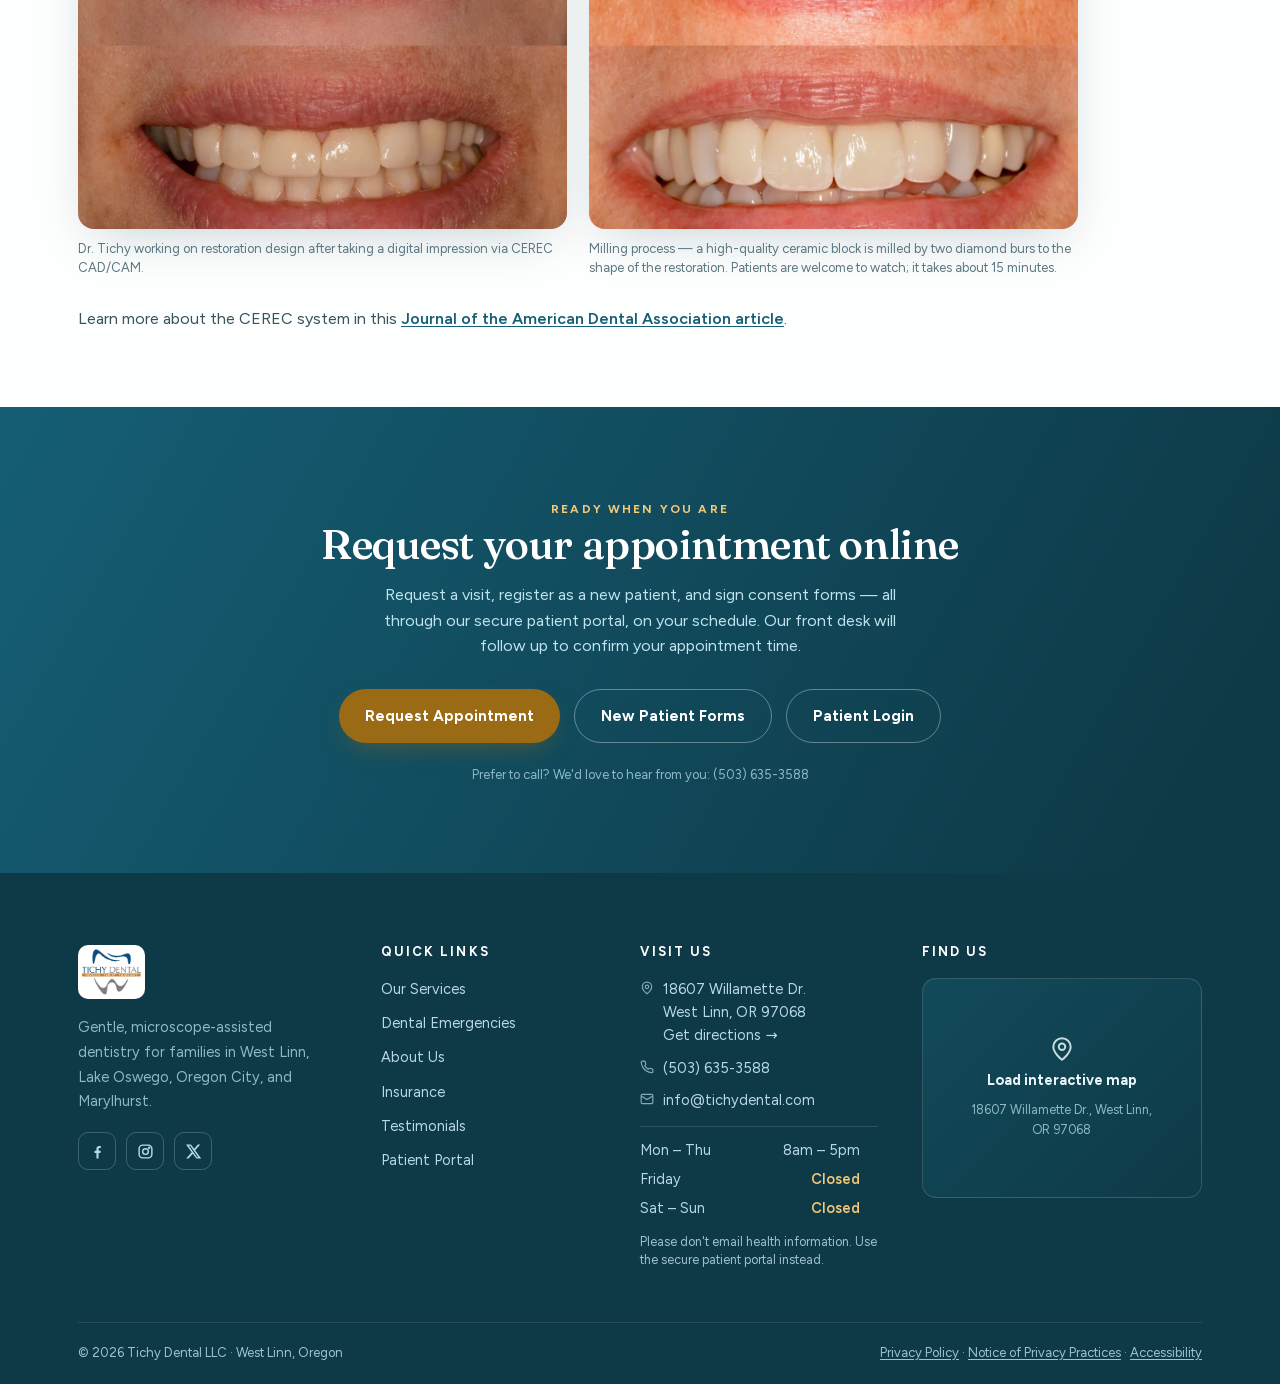
<file: cerec-crowns.html>
<!DOCTYPE html>
<html lang="en">
<head>
<meta charset="UTF-8">
<meta name="viewport" content="width=device-width, initial-scale=1.0">
<title>CEREC Same-Day Crowns | Tichy Dental, West Linn OR</title>
<meta name="description" content="Dr. Tichy offers the latest in digital, same-day dental crowns with CEREC CAD/CAM — crowns, bridges, inlays, onlays and veneers in a single visit.">
<link rel="preload" href="assets/fonts/figtree-latin.woff2" as="font" type="font/woff2" crossorigin>
<link rel="preload" href="assets/fonts/fraunces-normal-latin.woff2" as="font" type="font/woff2" crossorigin>
<link rel="preload" href="assets/fonts/fraunces-italic-latin.woff2" as="font" type="font/woff2" crossorigin>
<link rel="stylesheet" href="assets/css/site.css">
<link rel="canonical" href="https://www.tichydental.com/cerec-crowns">
<link rel="icon" type="image/png" sizes="32x32" href="assets/img/favicon-32.png">
<link rel="apple-touch-icon" href="assets/img/apple-touch-icon.png">
<meta property="og:type" content="website">
<meta property="og:site_name" content="Tichy Dental">
<meta property="og:title" content="CEREC Same-Day Crowns | Tichy Dental, West Linn OR">
<meta property="og:description" content="Dr. Tichy offers the latest in digital, same-day dental crowns with CEREC CAD/CAM — crowns, bridges, inlays, onlays and veneers in a single visit.">
<meta property="og:url" content="https://www.tichydental.com/cerec-crowns">
<meta property="og:image" content="https://rainmanjam.github.io/tichy-dental-concept/assets/img/og-image.jpg">
<meta name="twitter:card" content="summary_large_image">
<script type="application/ld+json">{"@context": "https://schema.org", "@graph": [{"@type": "Dentist", "@id": "https://www.tichydental.com/#dentist", "name": "Tichy Dental", "url": "https://www.tichydental.com/", "telephone": "+1-503-635-3588", "email": "info@tichydental.com", "image": "https://rainmanjam.github.io/tichy-dental-concept/assets/img/og-image.jpg", "logo": "https://rainmanjam.github.io/tichy-dental-concept/assets/img/apple-touch-icon.png", "address": {"@type": "PostalAddress", "streetAddress": "18607 Willamette Dr.", "addressLocality": "West Linn", "addressRegion": "OR", "postalCode": "97068", "addressCountry": "US"}, "geo": {"@type": "GeoCoordinates", "latitude": 45.3912526, "longitude": -122.6463701}, "hasMap": "https://maps.google.com/?cid=16812813104947599883", "openingHoursSpecification": [{"@type": "OpeningHoursSpecification", "dayOfWeek": ["Monday", "Tuesday", "Wednesday", "Thursday"], "opens": "08:00", "closes": "17:00"}], "areaServed": ["West Linn", "Lake Oswego", "Oregon City"], "sameAs": ["https://maps.google.com/?cid=16812813104947599883", "https://www.facebook.com/TichyDental/", "https://www.instagram.com/tichydental/", "https://twitter.com/MichaelTichyDMD", "https://www.yelp.com/biz/tichy-dental-west-linn"], "founder": {"@id": "https://www.tichydental.com/meet-dr-tichy#dr-tichy"}, "employee": {"@id": "https://www.tichydental.com/meet-dr-tichy#dr-tichy"}}, {"@type": "Person", "@id": "https://www.tichydental.com/meet-dr-tichy#dr-tichy", "name": "Dr. Michael Tichy", "honorificSuffix": "D.M.D.", "jobTitle": "Dentist", "url": "https://www.tichydental.com/meet-dr-tichy", "image": "https://rainmanjam.github.io/tichy-dental-concept/assets/img/f9995c_119eb82f2552473c929929d883e91d19.webp", "alumniOf": [{"@type": "CollegeOrUniversity", "name": "Oregon Health & Science University"}, {"@type": "CollegeOrUniversity", "name": "Portland State University"}], "worksFor": {"@id": "https://www.tichydental.com/#dentist"}}, {"@type": "WebPage", "@id": "https://www.tichydental.com/cerec-crowns#webpage", "url": "https://www.tichydental.com/cerec-crowns", "name": "CEREC Same-Day Crowns | Tichy Dental, West Linn OR", "description": "Dr. Tichy offers the latest in digital, same-day dental crowns with CEREC CAD/CAM — crowns, bridges, inlays, onlays and veneers in a single visit.", "about": {"@id": "https://www.tichydental.com/#dentist"}, "dateModified": "2026-10-20", "breadcrumb": {"@id": "https://www.tichydental.com/cerec-crowns#breadcrumb"}}, {"@type": "BreadcrumbList", "@id": "https://www.tichydental.com/cerec-crowns#breadcrumb", "itemListElement": [{"@type": "ListItem", "position": 1, "name": "Home", "item": "https://www.tichydental.com/"}, {"@type": "ListItem", "position": 2, "name": "CEREC Same-Day Crowns", "item": "https://www.tichydental.com/cerec-crowns"}]}, {"@type": "Service", "name": "CEREC Same-Day Crowns", "serviceType": "CEREC Same-Day Crowns", "url": "https://www.tichydental.com/cerec-crowns", "provider": {"@id": "https://www.tichydental.com/#dentist"}, "areaServed": "West Linn, OR"}]}</script>
<meta name="robots" content="noindex">

</head>
<body>
<a class="skip-link" href="#main">Skip to main content</a>
<!-- top utility bar -->
<div class="topbar">
  <div class="wrap">
    <div class="left">
      <a href="tel:5036353588"><svg width="13" height="13" viewBox="0 0 24 24" fill="none" stroke="currentColor" stroke-width="2"><path d="M22 16.9v3a2 2 0 0 1-2.2 2 19.8 19.8 0 0 1-8.6-3A19.5 19.5 0 0 1 5.2 13 19.8 19.8 0 0 1 2.1 4.2 2 2 0 0 1 4.1 2h3a2 2 0 0 1 2 1.7c.1 1 .4 2 .7 2.9a2 2 0 0 1-.5 2.1L8.1 10a16 16 0 0 0 6 6l1.3-1.3a2 2 0 0 1 2.1-.4c1 .3 1.9.5 2.9.7a2 2 0 0 1 1.6 2z"/></svg> (503) 635-3588</a>
      <a class="addr" href="https://www.google.com/maps/place/Tichy+Dental+LLC/@45.3912526,-122.6463701,15z/data=!4m5!3m4!1s0x0:0xe9531c70db6f1a0b!8m2!3d45.3912526!4d-122.6463701" target="_blank" rel="noopener"><svg width="13" height="13" viewBox="0 0 24 24" fill="none" stroke="currentColor" stroke-width="2"><path d="M20 10c0 6-8 12-8 12S4 16 4 10a8 8 0 0 1 16 0z"/><circle cx="12" cy="10" r="3"/></svg> 18607 Willamette Dr., West Linn, OR 97068</a>
    </div>
    <span class="hours">Mon–Thu 8am–5pm · Fri Closed</span>
  </div>
</div>
<!-- header -->
<header class="site" id="siteHeader">
  <div class="wrap navrow">
    <a class="brand" href="index.html" aria-label="Tichy Dental — home">
      <img width="628" height="492" src="assets/img/f9995c_cca9f03d99c441ec81741650af77e7dd.webp" alt="Tichy Dental — cosmetic, family &amp; emergency dentistry">
    </a>
    <nav class="main" id="mainNav">
      <div>
        <a class="top" href="index.html#services">Our Services ▾</a>
        <div class="dd">
          <span class="sub">General</span>
          <a href="general-dentistry.html">General &amp; Family Dentistry</a>
          <a href="emergency-dentist.html">Emergency Dental Care</a>
          <span class="sub">Cosmetic</span>
          <a href="clarity-aligners.html">3M Clarity Aligners</a>
          <span class="sub">Restorative</span>
          <a href="cerec-crowns.html">CEREC Same-Day Crowns</a>
          <span class="sub">Advanced Technology</span>
          <a href="microscopically-assisted-dentistry.html">Microscopic Dentistry</a>
        </div>
      </div>
      <div>
        <a class="top" href="index.html#about">About ▾</a>
        <div class="dd">
          <a href="meet-dr-tichy.html">Meet Dr. Tichy</a>
          <a href="meet-dr-tichy.html#team">Our Team</a>
          <a href="testimonials.html">Patient Reviews</a>
        </div>
      </div>
      <div>
        <a class="top" href="index.html#book">Patient Info ▾</a>
        <div class="dd">
          <a href="https://tch.identalcloud.com/TichyDental/Patient/_practice/1/Registration" target="_blank" rel="noopener">New Patient Forms</a>
          <a href="insurance.html">Insurance &amp; Billing</a>
          <a href="faq.html">FAQ</a>
        </div>
      </div>
      <div><a class="top" href="#contact">Contact</a></div>
    </nav>
    <div class="nav-cta">
      <a class="login-link" href="https://tch.identalcloud.com/TichyDental/Patient/_practice/1" target="_blank" rel="noopener">Patient Login</a>
      <a class="btn btn-amber" href="https://tch.identalcloud.com/TichyDental/Patient/_practice/1/Appointment" target="_blank" rel="noopener">Request Appointment</a>
      <button class="hamburger" id="hamburger" aria-label="Open menu" aria-controls="mainNav" aria-expanded="false">☰</button>
    </div>
  </div>
</header>
<main id="main" tabindex="-1">
<div class="subhero">
  <div class="wrap">
    <nav class="breadcrumb" aria-label="Breadcrumb"><a href="index.html">Home</a><span class="sep">/</span><span class="here">CEREC Same-Day Crowns</span></nav>
    <span class="eyebrow">Restorative · Same-Day Technology</span>
    <h1>CEREC Same-Day Crowns</h1>
    <p class="lede">3D photography and CAD/CAM technology that lets Dr. Tichy design, mill, and place a crown, bridge, inlay, onlay, or veneer in a single visit.</p>
  </div>
</div>

<section class="pagebody tight">
  <div class="wrap">
    <div class="prose wide">
      <p class="lead-para">Saving time with CEREC — a 3D photography and CAD/CAM system that allows a dentist to create same-day, single-visit crowns, bridges, inlays, onlays, veneers and more.</p>
      <h2>Why we chose CEREC for our patients</h2>
      <p>Traditional crowns are made in dental laboratories, which requires multiple visits, uncomfortable impressions, numerous injections, a temporary crown, and — most importantly — time away from family and work.</p>
      <p>The biggest advantage of CEREC is saving time. Many of our patients have busy daily schedules, and finding time for a dental visit can be a challenge. In most cases we can cut the number of visits to just one. This leading-edge technology creates high-quality, metal-free crowns right in our office. The advanced CAD/CAM system restores damaged teeth using ceramic blocks, making your new teeth stronger while keeping their natural look.</p>
      <h2>When we use CEREC</h2>
      <ul>
        <li>Crowns — posterior and anterior</li>
        <li>Bridges</li>
        <li>Onlays and inlays</li>
        <li>Veneers</li>
        <li>Clear aligner scans (3M Clarity Aligners)</li>
        <li>Nightguard scans</li>
      </ul>
      <h2>How does CEREC work?</h2>
      <p>First, just like with traditional crowns, Dr. Tichy prepares the tooth for a crown. Next, we take a digital impression to create an image of your tooth and its surrounding area, and send it to the CEREC computer where your new tooth is designed. Dr. Tichy navigates this 3D system to create a perfect replacement. You're welcome to watch as our computer-operated milling machine carves your new restoration from a single ceramic block in a matter of minutes. After milling, we polish and stain the tooth to match the color of your other teeth.</p>
      <p><em>Fun fact:</em> the tooth is purple at this stage, because the high-quality ceramic block is purple. Now it's time for baking — the purple tooth is placed in a high-temperature oven for 15 minutes, and comes out nice and white. The last step is bonding the finished crown to your tooth. And you're done!</p>
      <p>Dr. Tichy and his team always take time to walk you through the procedure beforehand and answer any questions you may have. Please call us at <a class="inline" href="tel:5036353588">503-635-3588</a> for your new patient exam.</p>
      <div class="figrow">
        <figure><img srcset="assets/img/f9995c_e64c8f0bd6694827baccabe86364e652-600.webp 600w, assets/img/f9995c_e64c8f0bd6694827baccabe86364e652.webp 1200w" sizes="(max-width: 760px) 100vw, 50vw" width="1200" height="1200" loading="lazy" src="assets/img/f9995c_e64c8f0bd6694827baccabe86364e652.webp" alt="Dr. Tichy designing a CEREC restoration on screen"><figcaption>Dr. Tichy working on restoration design after taking a digital impression via CEREC CAD/CAM.</figcaption></figure>
        <figure><img srcset="assets/img/f9995c_05ddc86fd8204f06ad9e614b937cfe92-600.webp 600w, assets/img/f9995c_05ddc86fd8204f06ad9e614b937cfe92.webp 1200w" sizes="(max-width: 760px) 100vw, 50vw" width="1200" height="1200" loading="lazy" src="assets/img/f9995c_05ddc86fd8204f06ad9e614b937cfe92.webp" alt="CEREC milling unit carving a ceramic block"><figcaption>Milling process — a high-quality ceramic block is milled by two diamond burs to the shape of the restoration. Patients are welcome to watch; it takes about 15 minutes.</figcaption></figure>
      </div>
      <p>Learn more about the CEREC system in this <a class="inline" href="https://jada.ada.org/article/S0002-8177(14)63733-8/fulltext" target="_blank" rel="noopener">Journal of the American Dental Association article</a>.</p>
    </div>
  </div>
</section>
<!-- booking band -->
<section class="book" id="book">
  <div class="wrap rv">
    <span class="eyebrow" style="color:#F3C878">Ready When You Are</span>
    <h2>Request your appointment online</h2>
    <p>Request a visit, register as a new patient, and sign consent forms — all through our secure patient portal, on your schedule. Our front desk will follow up to confirm your appointment time.</p>
    <div class="row">
      <a class="btn btn-amber" href="https://tch.identalcloud.com/TichyDental/Patient/_practice/1/Appointment" target="_blank" rel="noopener">Request Appointment</a>
      <a class="btn btn-ghost" href="https://tch.identalcloud.com/TichyDental/Patient/_practice/1/Registration" target="_blank" rel="noopener">New Patient Forms</a>
      <a class="btn btn-ghost" href="https://tch.identalcloud.com/TichyDental/Patient/_practice/1" target="_blank" rel="noopener">Patient Login</a>
    </div>
    <div class="note">Prefer to call? We'd love to hear from you: (503) 635-3588</div>
  </div>
</section>
</main>
<!-- footer -->
<footer id="contact">
  <div class="wrap">
    <div class="foot-grid">
      <div>
        <div class="fbrand">
          <img width="628" height="492" src="assets/img/f9995c_cca9f03d99c441ec81741650af77e7dd.webp" alt="Tichy Dental logo">
        </div>
        <p class="mission">Gentle, microscope-assisted dentistry for families in West Linn, Lake Oswego, Oregon City, and Marylhurst.</p>
        <div class="socials">
          <a href="https://www.facebook.com/TichyDental/" target="_blank" rel="noopener" aria-label="Facebook"><svg width="17" height="17" viewBox="0 0 24 24" fill="currentColor"><path d="M13.5 22v-8h2.7l.4-3.2h-3.1V8.7c0-.9.3-1.6 1.7-1.6h1.5V4.2c-.3 0-1.2-.1-2.3-.1-2.3 0-3.9 1.4-3.9 4v2.7H7.8V14h2.7v8z"/></svg></a>
          <a href="https://www.instagram.com/tichydental/" target="_blank" rel="noopener" aria-label="Instagram"><svg width="17" height="17" viewBox="0 0 24 24" fill="none" stroke="currentColor" stroke-width="2"><rect x="3" y="3" width="18" height="18" rx="5"/><circle cx="12" cy="12" r="4"/><circle cx="17.2" cy="6.8" r=".8" fill="currentColor"/></svg></a>
          <a href="https://twitter.com/MichaelTichyDMD" target="_blank" rel="noopener" aria-label="Twitter / X"><svg width="17" height="17" viewBox="0 0 24 24" fill="currentColor"><path d="M18.2 2h3.3l-7.2 8.3L22.8 22h-6.6l-5.2-6.8L5 22H1.7l7.7-8.9L1.5 2h6.8l4.7 6.2zm-1.2 18h1.8L7.3 3.9H5.4z"/></svg></a>
        </div>
      </div>
      <div>
        <h2>Quick Links</h2>
        <ul>
          <li><a href="general-dentistry.html">Our Services</a></li>
          <li><a href="emergency-dentist.html">Dental Emergencies</a></li>
          <li><a href="meet-dr-tichy.html">About Us</a></li>
          <li><a href="insurance.html">Insurance</a></li>
          <li><a href="testimonials.html">Testimonials</a></li>
          <li><a href="https://tch.identalcloud.com/TichyDental/Patient/_practice/1" target="_blank" rel="noopener">Patient Portal</a></li>
        </ul>
      </div>
      <div>
        <h2>Visit Us</h2>
        <div class="nap">
          <div><svg width="14" height="14" viewBox="0 0 24 24" fill="none" stroke="currentColor" stroke-width="2"><path d="M20 10c0 6-8 12-8 12S4 16 4 10a8 8 0 0 1 16 0z"/><circle cx="12" cy="10" r="3"/></svg><span>18607 Willamette Dr.<br>West Linn, OR 97068<br><a href="https://www.google.com/maps/dir/?api=1&destination=Tichy+Dental+LLC,+18607+Willamette+Dr,+West+Linn,+OR+97068" target="_blank" rel="noopener">Get directions &rarr;</a></span></div>
          <div><svg width="14" height="14" viewBox="0 0 24 24" fill="none" stroke="currentColor" stroke-width="2"><path d="M22 16.9v3a2 2 0 0 1-2.2 2 19.8 19.8 0 0 1-8.6-3A19.5 19.5 0 0 1 5.2 13 19.8 19.8 0 0 1 2.1 4.2 2 2 0 0 1 4.1 2h3a2 2 0 0 1 2 1.7c.1 1 .4 2 .7 2.9a2 2 0 0 1-.5 2.1L8.1 10a16 16 0 0 0 6 6l1.3-1.3a2 2 0 0 1 2.1-.4c1 .3 1.9.5 2.9.7a2 2 0 0 1 1.6 2z"/></svg><a href="tel:5036353588">(503) 635-3588</a></div>
          <div><svg width="14" height="14" viewBox="0 0 24 24" fill="none" stroke="currentColor" stroke-width="2"><rect x="2" y="4" width="20" height="16" rx="2"/><path d="M22 7l-10 6L2 7"/></svg><a href="mailto:info@tichydental.com">info@tichydental.com</a></div>
        </div>
        <div class="hourstable">
          <div><span>Mon – Thu</span><span>8am – 5pm</span></div>
          <div><span>Friday</span><span class="closed">Closed</span></div>
          <div><span>Sat – Sun</span><span class="closed">Closed</span></div>
        </div>
        <p class="fine">Please don't email health information. Use the secure patient portal instead.</p>
      </div>
      <div class="fmap">
        <h2>Find Us</h2>
        <div class="mapfacade" id="mapFacade" role="button" tabindex="0"
             data-src="https://www.google.com/maps?q=Tichy+Dental+LLC,+18607+Willamette+Dr,+West+Linn,+OR+97068&output=embed">
          <svg width="26" height="26" viewBox="0 0 24 24" fill="none" stroke="currentColor" stroke-width="1.8"><path d="M20 10c0 6-8 12-8 12S4 16 4 10a8 8 0 0 1 16 0z"/><circle cx="12" cy="10" r="3"/></svg>
          <strong>Load interactive map</strong>
          <small>18607 Willamette Dr., West Linn, OR 97068</small>
        </div>
      </div>
    </div>
    <div class="legal">
      <span>© 2026 Tichy Dental LLC · West Linn, Oregon</span>
      <span><a href="privacy.html">Privacy Policy</a> · <a href="notice-of-privacy-practices.html">Notice of Privacy Practices</a> · <a href="accessibility.html">Accessibility</a></span>
    </div>
  </div>
</footer>

<script src="assets/js/site.js"></script>
</body>
</html>
</file>
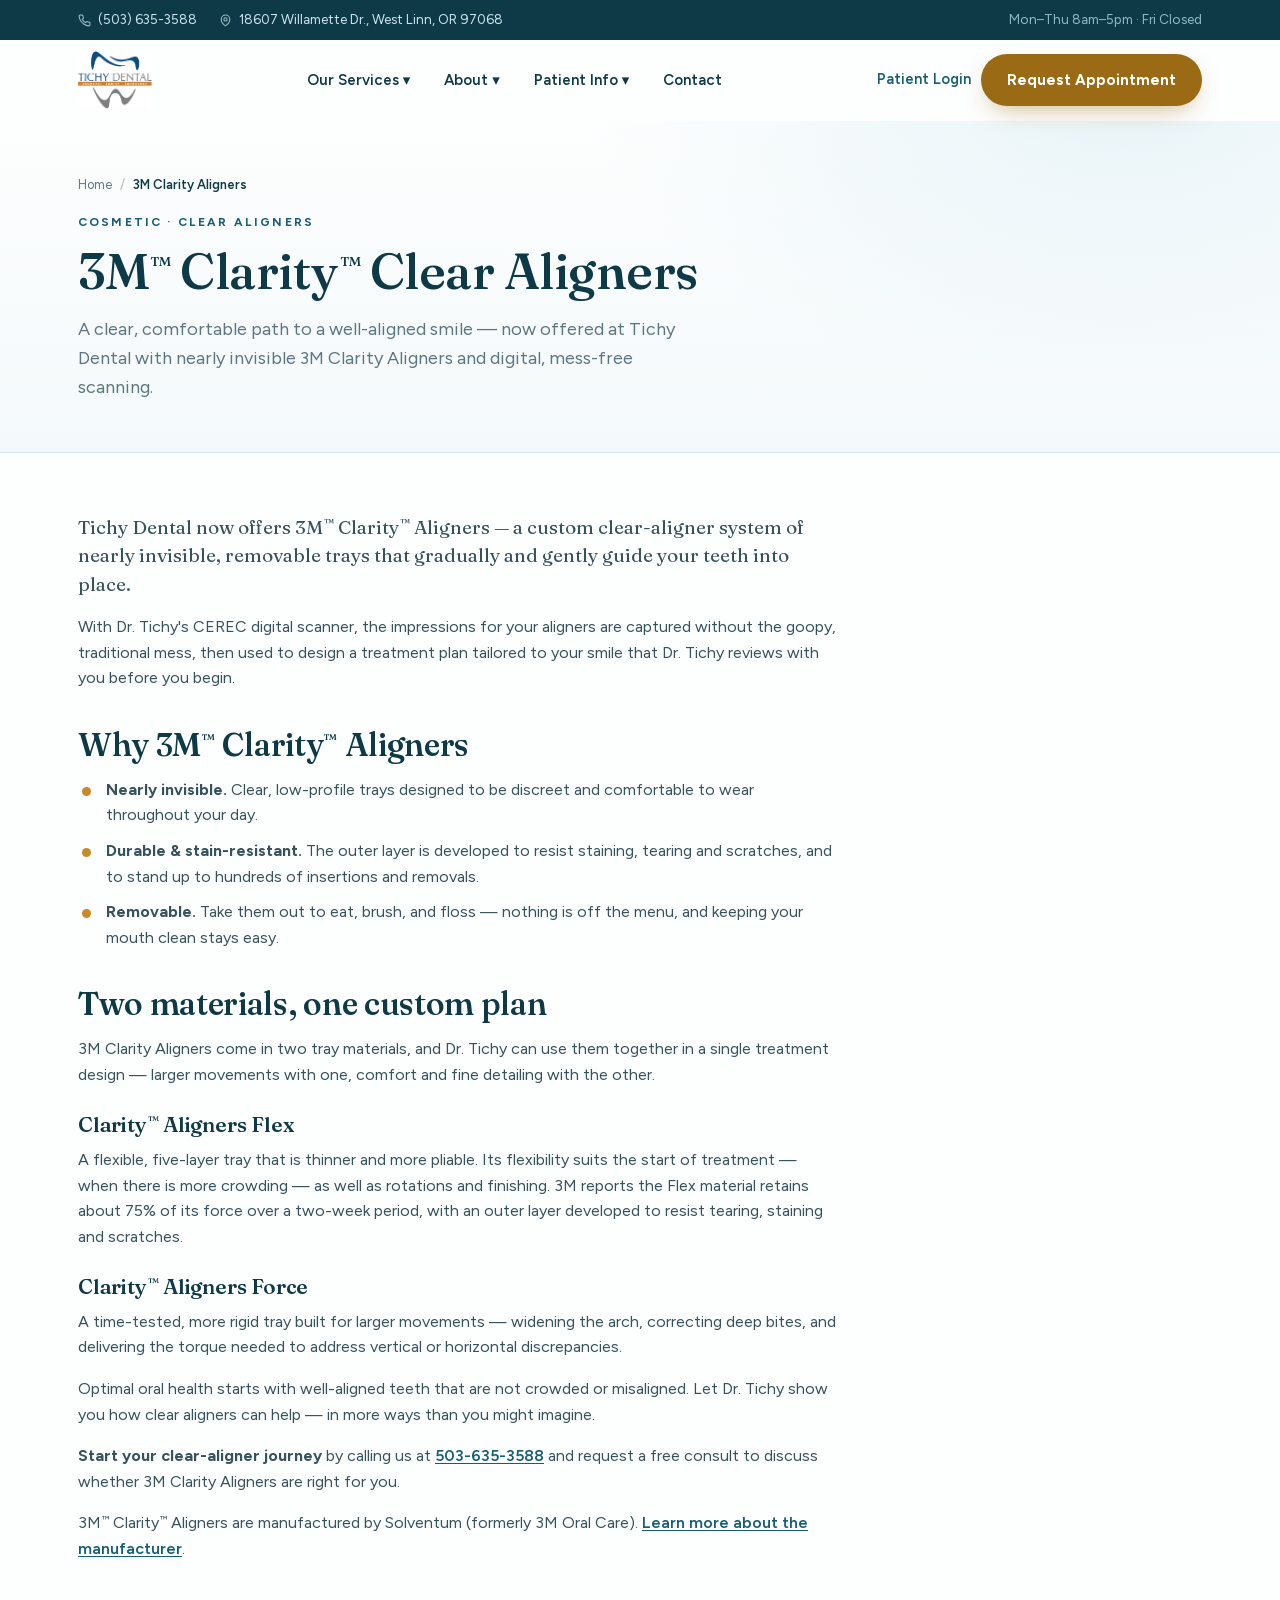
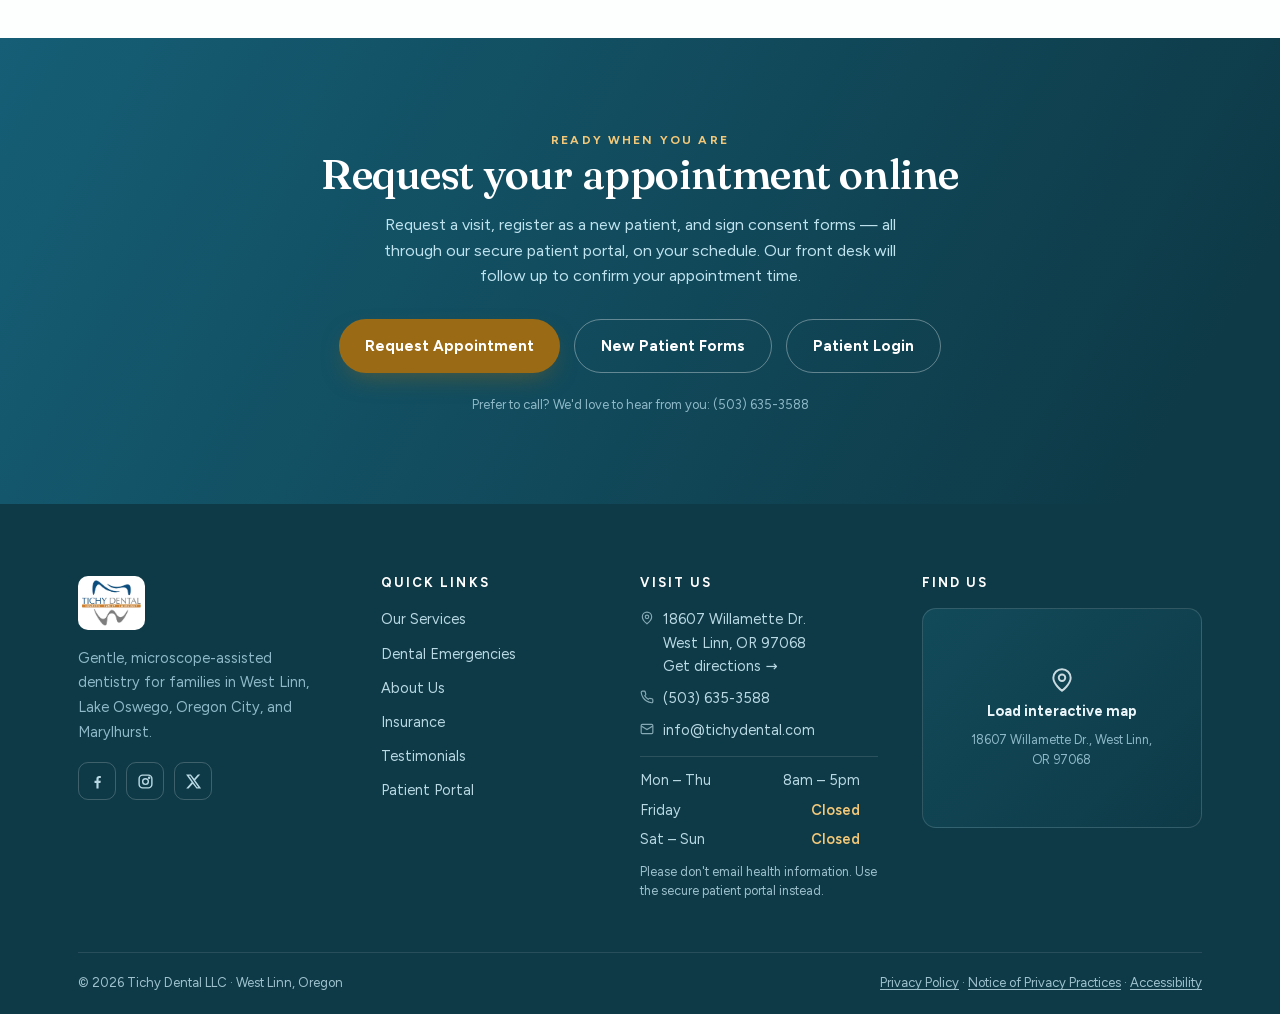
<file: clarity-aligners.html>
<!DOCTYPE html>
<html lang="en">
<head>
<meta charset="UTF-8">
<meta name="viewport" content="width=device-width, initial-scale=1.0">
<title>3M Clarity Clear Aligners | Tichy Dental, West Linn OR</title>
<meta name="description" content="3M Clarity Aligners at Tichy Dental in West Linn, OR — nearly invisible, stain-resistant clear aligners with mess-free digital scanning. Call for a free consult.">
<link rel="preload" href="assets/fonts/figtree-latin.woff2" as="font" type="font/woff2" crossorigin>
<link rel="preload" href="assets/fonts/fraunces-normal-latin.woff2" as="font" type="font/woff2" crossorigin>
<link rel="preload" href="assets/fonts/fraunces-italic-latin.woff2" as="font" type="font/woff2" crossorigin>
<link rel="stylesheet" href="assets/css/site.css">
<link rel="canonical" href="https://www.tichydental.com/clarity-aligners">
<link rel="icon" type="image/png" sizes="32x32" href="assets/img/favicon-32.png">
<link rel="apple-touch-icon" href="assets/img/apple-touch-icon.png">
<meta property="og:type" content="website">
<meta property="og:site_name" content="Tichy Dental">
<meta property="og:title" content="3M Clarity Clear Aligners | Tichy Dental, West Linn OR">
<meta property="og:description" content="3M Clarity Aligners at Tichy Dental in West Linn, OR — nearly invisible, stain-resistant clear aligners with mess-free digital scanning. Call for a free consult.">
<meta property="og:url" content="https://www.tichydental.com/clarity-aligners">
<meta property="og:image" content="https://rainmanjam.github.io/tichy-dental-concept/assets/img/og-image.jpg">
<meta name="twitter:card" content="summary_large_image">
<script type="application/ld+json">{"@context": "https://schema.org", "@graph": [{"@type": "Dentist", "@id": "https://www.tichydental.com/#dentist", "name": "Tichy Dental", "url": "https://www.tichydental.com/", "telephone": "+1-503-635-3588", "email": "info@tichydental.com", "image": "https://rainmanjam.github.io/tichy-dental-concept/assets/img/og-image.jpg", "logo": "https://rainmanjam.github.io/tichy-dental-concept/assets/img/apple-touch-icon.png", "address": {"@type": "PostalAddress", "streetAddress": "18607 Willamette Dr.", "addressLocality": "West Linn", "addressRegion": "OR", "postalCode": "97068", "addressCountry": "US"}, "geo": {"@type": "GeoCoordinates", "latitude": 45.3912526, "longitude": -122.6463701}, "hasMap": "https://maps.google.com/?cid=16812813104947599883", "openingHoursSpecification": [{"@type": "OpeningHoursSpecification", "dayOfWeek": ["Monday", "Tuesday", "Wednesday", "Thursday"], "opens": "08:00", "closes": "17:00"}], "areaServed": ["West Linn", "Lake Oswego", "Oregon City"], "sameAs": ["https://maps.google.com/?cid=16812813104947599883", "https://www.facebook.com/TichyDental/", "https://www.instagram.com/tichydental/", "https://twitter.com/MichaelTichyDMD", "https://www.yelp.com/biz/tichy-dental-west-linn"], "founder": {"@id": "https://www.tichydental.com/meet-dr-tichy#dr-tichy"}, "employee": {"@id": "https://www.tichydental.com/meet-dr-tichy#dr-tichy"}}, {"@type": "Person", "@id": "https://www.tichydental.com/meet-dr-tichy#dr-tichy", "name": "Dr. Michael Tichy", "honorificSuffix": "D.M.D.", "jobTitle": "Dentist", "url": "https://www.tichydental.com/meet-dr-tichy", "image": "https://rainmanjam.github.io/tichy-dental-concept/assets/img/f9995c_119eb82f2552473c929929d883e91d19.webp", "alumniOf": [{"@type": "CollegeOrUniversity", "name": "Oregon Health & Science University"}, {"@type": "CollegeOrUniversity", "name": "Portland State University"}], "worksFor": {"@id": "https://www.tichydental.com/#dentist"}}, {"@type": "WebPage", "@id": "https://www.tichydental.com/clarity-aligners#webpage", "url": "https://www.tichydental.com/clarity-aligners", "name": "3M Clarity Clear Aligners | Tichy Dental, West Linn OR", "description": "3M Clarity Aligners at Tichy Dental in West Linn, OR — nearly invisible, stain-resistant clear aligners with mess-free digital scanning. Call for a free consult.", "about": {"@id": "https://www.tichydental.com/#dentist"}, "dateModified": "2026-10-20", "breadcrumb": {"@id": "https://www.tichydental.com/clarity-aligners#breadcrumb"}}, {"@type": "BreadcrumbList", "@id": "https://www.tichydental.com/clarity-aligners#breadcrumb", "itemListElement": [{"@type": "ListItem", "position": 1, "name": "Home", "item": "https://www.tichydental.com/"}, {"@type": "ListItem", "position": 2, "name": "3M Clarity Clear Aligners", "item": "https://www.tichydental.com/clarity-aligners"}]}, {"@type": "Service", "name": "3M Clarity Clear Aligners", "serviceType": "3M Clarity Clear Aligners", "url": "https://www.tichydental.com/clarity-aligners", "provider": {"@id": "https://www.tichydental.com/#dentist"}, "areaServed": "West Linn, OR"}]}</script>
<meta name="robots" content="noindex">

</head>
<body>
<a class="skip-link" href="#main">Skip to main content</a>
<!-- top utility bar -->
<div class="topbar">
  <div class="wrap">
    <div class="left">
      <a href="tel:5036353588"><svg width="13" height="13" viewBox="0 0 24 24" fill="none" stroke="currentColor" stroke-width="2"><path d="M22 16.9v3a2 2 0 0 1-2.2 2 19.8 19.8 0 0 1-8.6-3A19.5 19.5 0 0 1 5.2 13 19.8 19.8 0 0 1 2.1 4.2 2 2 0 0 1 4.1 2h3a2 2 0 0 1 2 1.7c.1 1 .4 2 .7 2.9a2 2 0 0 1-.5 2.1L8.1 10a16 16 0 0 0 6 6l1.3-1.3a2 2 0 0 1 2.1-.4c1 .3 1.9.5 2.9.7a2 2 0 0 1 1.6 2z"/></svg> (503) 635-3588</a>
      <a class="addr" href="https://www.google.com/maps/place/Tichy+Dental+LLC/@45.3912526,-122.6463701,15z/data=!4m5!3m4!1s0x0:0xe9531c70db6f1a0b!8m2!3d45.3912526!4d-122.6463701" target="_blank" rel="noopener"><svg width="13" height="13" viewBox="0 0 24 24" fill="none" stroke="currentColor" stroke-width="2"><path d="M20 10c0 6-8 12-8 12S4 16 4 10a8 8 0 0 1 16 0z"/><circle cx="12" cy="10" r="3"/></svg> 18607 Willamette Dr., West Linn, OR 97068</a>
    </div>
    <span class="hours">Mon–Thu 8am–5pm · Fri Closed</span>
  </div>
</div>
<!-- header -->
<header class="site" id="siteHeader">
  <div class="wrap navrow">
    <a class="brand" href="index.html" aria-label="Tichy Dental — home">
      <img width="628" height="492" src="assets/img/f9995c_cca9f03d99c441ec81741650af77e7dd.webp" alt="Tichy Dental — cosmetic, family &amp; emergency dentistry">
    </a>
    <nav class="main" id="mainNav">
      <div>
        <a class="top" href="index.html#services">Our Services ▾</a>
        <div class="dd">
          <span class="sub">General</span>
          <a href="general-dentistry.html">General &amp; Family Dentistry</a>
          <a href="emergency-dentist.html">Emergency Dental Care</a>
          <span class="sub">Cosmetic</span>
          <a href="clarity-aligners.html">3M Clarity Aligners</a>
          <span class="sub">Restorative</span>
          <a href="cerec-crowns.html">CEREC Same-Day Crowns</a>
          <span class="sub">Advanced Technology</span>
          <a href="microscopically-assisted-dentistry.html">Microscopic Dentistry</a>
        </div>
      </div>
      <div>
        <a class="top" href="index.html#about">About ▾</a>
        <div class="dd">
          <a href="meet-dr-tichy.html">Meet Dr. Tichy</a>
          <a href="meet-dr-tichy.html#team">Our Team</a>
          <a href="testimonials.html">Patient Reviews</a>
        </div>
      </div>
      <div>
        <a class="top" href="index.html#book">Patient Info ▾</a>
        <div class="dd">
          <a href="https://tch.identalcloud.com/TichyDental/Patient/_practice/1/Registration" target="_blank" rel="noopener">New Patient Forms</a>
          <a href="insurance.html">Insurance &amp; Billing</a>
          <a href="faq.html">FAQ</a>
        </div>
      </div>
      <div><a class="top" href="#contact">Contact</a></div>
    </nav>
    <div class="nav-cta">
      <a class="login-link" href="https://tch.identalcloud.com/TichyDental/Patient/_practice/1" target="_blank" rel="noopener">Patient Login</a>
      <a class="btn btn-amber" href="https://tch.identalcloud.com/TichyDental/Patient/_practice/1/Appointment" target="_blank" rel="noopener">Request Appointment</a>
      <button class="hamburger" id="hamburger" aria-label="Open menu" aria-controls="mainNav" aria-expanded="false">☰</button>
    </div>
  </div>
</header>
<main id="main" tabindex="-1">
<div class="subhero">
  <div class="wrap">
    <nav class="breadcrumb" aria-label="Breadcrumb"><a href="index.html">Home</a><span class="sep">/</span><span class="here">3M Clarity Aligners</span></nav>
    <span class="eyebrow">Cosmetic · Clear Aligners</span>
    <h1>3M<sup class="tm">&trade;</sup> Clarity<sup class="tm">&trade;</sup> Clear Aligners</h1>
    <p class="lede">A clear, comfortable path to a well-aligned smile — now offered at Tichy Dental with nearly invisible 3M Clarity Aligners and digital, mess-free scanning.</p>
  </div>
</div>

<section class="pagebody tight">
  <div class="wrap">
    <div class="prose">
      <p class="lead-para">Tichy Dental now offers 3M<sup class="tm">&trade;</sup> Clarity<sup class="tm">&trade;</sup> Aligners — a custom clear-aligner system of nearly invisible, removable trays that gradually and gently guide your teeth into place.</p>
      <p>With Dr. Tichy's CEREC digital scanner, the impressions for your aligners are captured without the goopy, traditional mess, then used to design a treatment plan tailored to your smile that Dr. Tichy reviews with you before you begin.</p>
      <h2>Why 3M<sup class="tm">&trade;</sup> Clarity<sup class="tm">&trade;</sup> Aligners</h2>
      <ul>
        <li><strong>Nearly invisible.</strong> Clear, low-profile trays designed to be discreet and comfortable to wear throughout your day.</li>
        <li><strong>Durable &amp; stain-resistant.</strong> The outer layer is developed to resist staining, tearing and scratches, and to stand up to hundreds of insertions and removals.</li>
        <li><strong>Removable.</strong> Take them out to eat, brush, and floss — nothing is off the menu, and keeping your mouth clean stays easy.</li>
      </ul>
      <h2>Two materials, one custom plan</h2>
      <p>3M Clarity Aligners come in two tray materials, and Dr. Tichy can use them together in a single treatment design — larger movements with one, comfort and fine detailing with the other.</p>
      <h3>Clarity<sup class="tm">&trade;</sup> Aligners Flex</h3>
      <p>A flexible, five-layer tray that is thinner and more pliable. Its flexibility suits the start of treatment — when there is more crowding — as well as rotations and finishing. 3M reports the Flex material retains about 75% of its force over a two-week period, with an outer layer developed to resist tearing, staining and scratches.</p>
      <h3>Clarity<sup class="tm">&trade;</sup> Aligners Force</h3>
      <p>A time-tested, more rigid tray built for larger movements — widening the arch, correcting deep bites, and delivering the torque needed to address vertical or horizontal discrepancies.</p>
      <p>Optimal oral health starts with well-aligned teeth that are not crowded or misaligned. Let Dr. Tichy show you how clear aligners can help — in more ways than you might imagine.</p>
      <p><strong>Start your clear-aligner journey</strong> by calling us at <a class="inline" href="tel:5036353588">503-635-3588</a> and request a free consult to discuss whether 3M Clarity Aligners are right for you.</p>
      <p>3M<sup class="tm">&trade;</sup> Clarity<sup class="tm">&trade;</sup> Aligners are manufactured by Solventum (formerly 3M Oral Care). <a class="inline" href="https://www.solventum.com/en-us/home/" target="_blank" rel="noopener">Learn more about the manufacturer</a>.</p>
    </div>
  </div>
</section>
<!-- booking band -->
<section class="book" id="book">
  <div class="wrap rv">
    <span class="eyebrow" style="color:#F3C878">Ready When You Are</span>
    <h2>Request your appointment online</h2>
    <p>Request a visit, register as a new patient, and sign consent forms — all through our secure patient portal, on your schedule. Our front desk will follow up to confirm your appointment time.</p>
    <div class="row">
      <a class="btn btn-amber" href="https://tch.identalcloud.com/TichyDental/Patient/_practice/1/Appointment" target="_blank" rel="noopener">Request Appointment</a>
      <a class="btn btn-ghost" href="https://tch.identalcloud.com/TichyDental/Patient/_practice/1/Registration" target="_blank" rel="noopener">New Patient Forms</a>
      <a class="btn btn-ghost" href="https://tch.identalcloud.com/TichyDental/Patient/_practice/1" target="_blank" rel="noopener">Patient Login</a>
    </div>
    <div class="note">Prefer to call? We'd love to hear from you: (503) 635-3588</div>
  </div>
</section>
</main>
<!-- footer -->
<footer id="contact">
  <div class="wrap">
    <div class="foot-grid">
      <div>
        <div class="fbrand">
          <img width="628" height="492" src="assets/img/f9995c_cca9f03d99c441ec81741650af77e7dd.webp" alt="Tichy Dental logo">
        </div>
        <p class="mission">Gentle, microscope-assisted dentistry for families in West Linn, Lake Oswego, Oregon City, and Marylhurst.</p>
        <div class="socials">
          <a href="https://www.facebook.com/TichyDental/" target="_blank" rel="noopener" aria-label="Facebook"><svg width="17" height="17" viewBox="0 0 24 24" fill="currentColor"><path d="M13.5 22v-8h2.7l.4-3.2h-3.1V8.7c0-.9.3-1.6 1.7-1.6h1.5V4.2c-.3 0-1.2-.1-2.3-.1-2.3 0-3.9 1.4-3.9 4v2.7H7.8V14h2.7v8z"/></svg></a>
          <a href="https://www.instagram.com/tichydental/" target="_blank" rel="noopener" aria-label="Instagram"><svg width="17" height="17" viewBox="0 0 24 24" fill="none" stroke="currentColor" stroke-width="2"><rect x="3" y="3" width="18" height="18" rx="5"/><circle cx="12" cy="12" r="4"/><circle cx="17.2" cy="6.8" r=".8" fill="currentColor"/></svg></a>
          <a href="https://twitter.com/MichaelTichyDMD" target="_blank" rel="noopener" aria-label="Twitter / X"><svg width="17" height="17" viewBox="0 0 24 24" fill="currentColor"><path d="M18.2 2h3.3l-7.2 8.3L22.8 22h-6.6l-5.2-6.8L5 22H1.7l7.7-8.9L1.5 2h6.8l4.7 6.2zm-1.2 18h1.8L7.3 3.9H5.4z"/></svg></a>
        </div>
      </div>
      <div>
        <h2>Quick Links</h2>
        <ul>
          <li><a href="general-dentistry.html">Our Services</a></li>
          <li><a href="emergency-dentist.html">Dental Emergencies</a></li>
          <li><a href="meet-dr-tichy.html">About Us</a></li>
          <li><a href="insurance.html">Insurance</a></li>
          <li><a href="testimonials.html">Testimonials</a></li>
          <li><a href="https://tch.identalcloud.com/TichyDental/Patient/_practice/1" target="_blank" rel="noopener">Patient Portal</a></li>
        </ul>
      </div>
      <div>
        <h2>Visit Us</h2>
        <div class="nap">
          <div><svg width="14" height="14" viewBox="0 0 24 24" fill="none" stroke="currentColor" stroke-width="2"><path d="M20 10c0 6-8 12-8 12S4 16 4 10a8 8 0 0 1 16 0z"/><circle cx="12" cy="10" r="3"/></svg><span>18607 Willamette Dr.<br>West Linn, OR 97068<br><a href="https://www.google.com/maps/dir/?api=1&destination=Tichy+Dental+LLC,+18607+Willamette+Dr,+West+Linn,+OR+97068" target="_blank" rel="noopener">Get directions &rarr;</a></span></div>
          <div><svg width="14" height="14" viewBox="0 0 24 24" fill="none" stroke="currentColor" stroke-width="2"><path d="M22 16.9v3a2 2 0 0 1-2.2 2 19.8 19.8 0 0 1-8.6-3A19.5 19.5 0 0 1 5.2 13 19.8 19.8 0 0 1 2.1 4.2 2 2 0 0 1 4.1 2h3a2 2 0 0 1 2 1.7c.1 1 .4 2 .7 2.9a2 2 0 0 1-.5 2.1L8.1 10a16 16 0 0 0 6 6l1.3-1.3a2 2 0 0 1 2.1-.4c1 .3 1.9.5 2.9.7a2 2 0 0 1 1.6 2z"/></svg><a href="tel:5036353588">(503) 635-3588</a></div>
          <div><svg width="14" height="14" viewBox="0 0 24 24" fill="none" stroke="currentColor" stroke-width="2"><rect x="2" y="4" width="20" height="16" rx="2"/><path d="M22 7l-10 6L2 7"/></svg><a href="mailto:info@tichydental.com">info@tichydental.com</a></div>
        </div>
        <div class="hourstable">
          <div><span>Mon – Thu</span><span>8am – 5pm</span></div>
          <div><span>Friday</span><span class="closed">Closed</span></div>
          <div><span>Sat – Sun</span><span class="closed">Closed</span></div>
        </div>
        <p class="fine">Please don't email health information. Use the secure patient portal instead.</p>
      </div>
      <div class="fmap">
        <h2>Find Us</h2>
        <div class="mapfacade" id="mapFacade" role="button" tabindex="0"
             data-src="https://www.google.com/maps?q=Tichy+Dental+LLC,+18607+Willamette+Dr,+West+Linn,+OR+97068&output=embed">
          <svg width="26" height="26" viewBox="0 0 24 24" fill="none" stroke="currentColor" stroke-width="1.8"><path d="M20 10c0 6-8 12-8 12S4 16 4 10a8 8 0 0 1 16 0z"/><circle cx="12" cy="10" r="3"/></svg>
          <strong>Load interactive map</strong>
          <small>18607 Willamette Dr., West Linn, OR 97068</small>
        </div>
      </div>
    </div>
    <div class="legal">
      <span>© 2026 Tichy Dental LLC · West Linn, Oregon</span>
      <span><a href="privacy.html">Privacy Policy</a> · <a href="notice-of-privacy-practices.html">Notice of Privacy Practices</a> · <a href="accessibility.html">Accessibility</a></span>
    </div>
  </div>
</footer>

<script src="assets/js/site.js"></script>
</body>
</html>
</file>
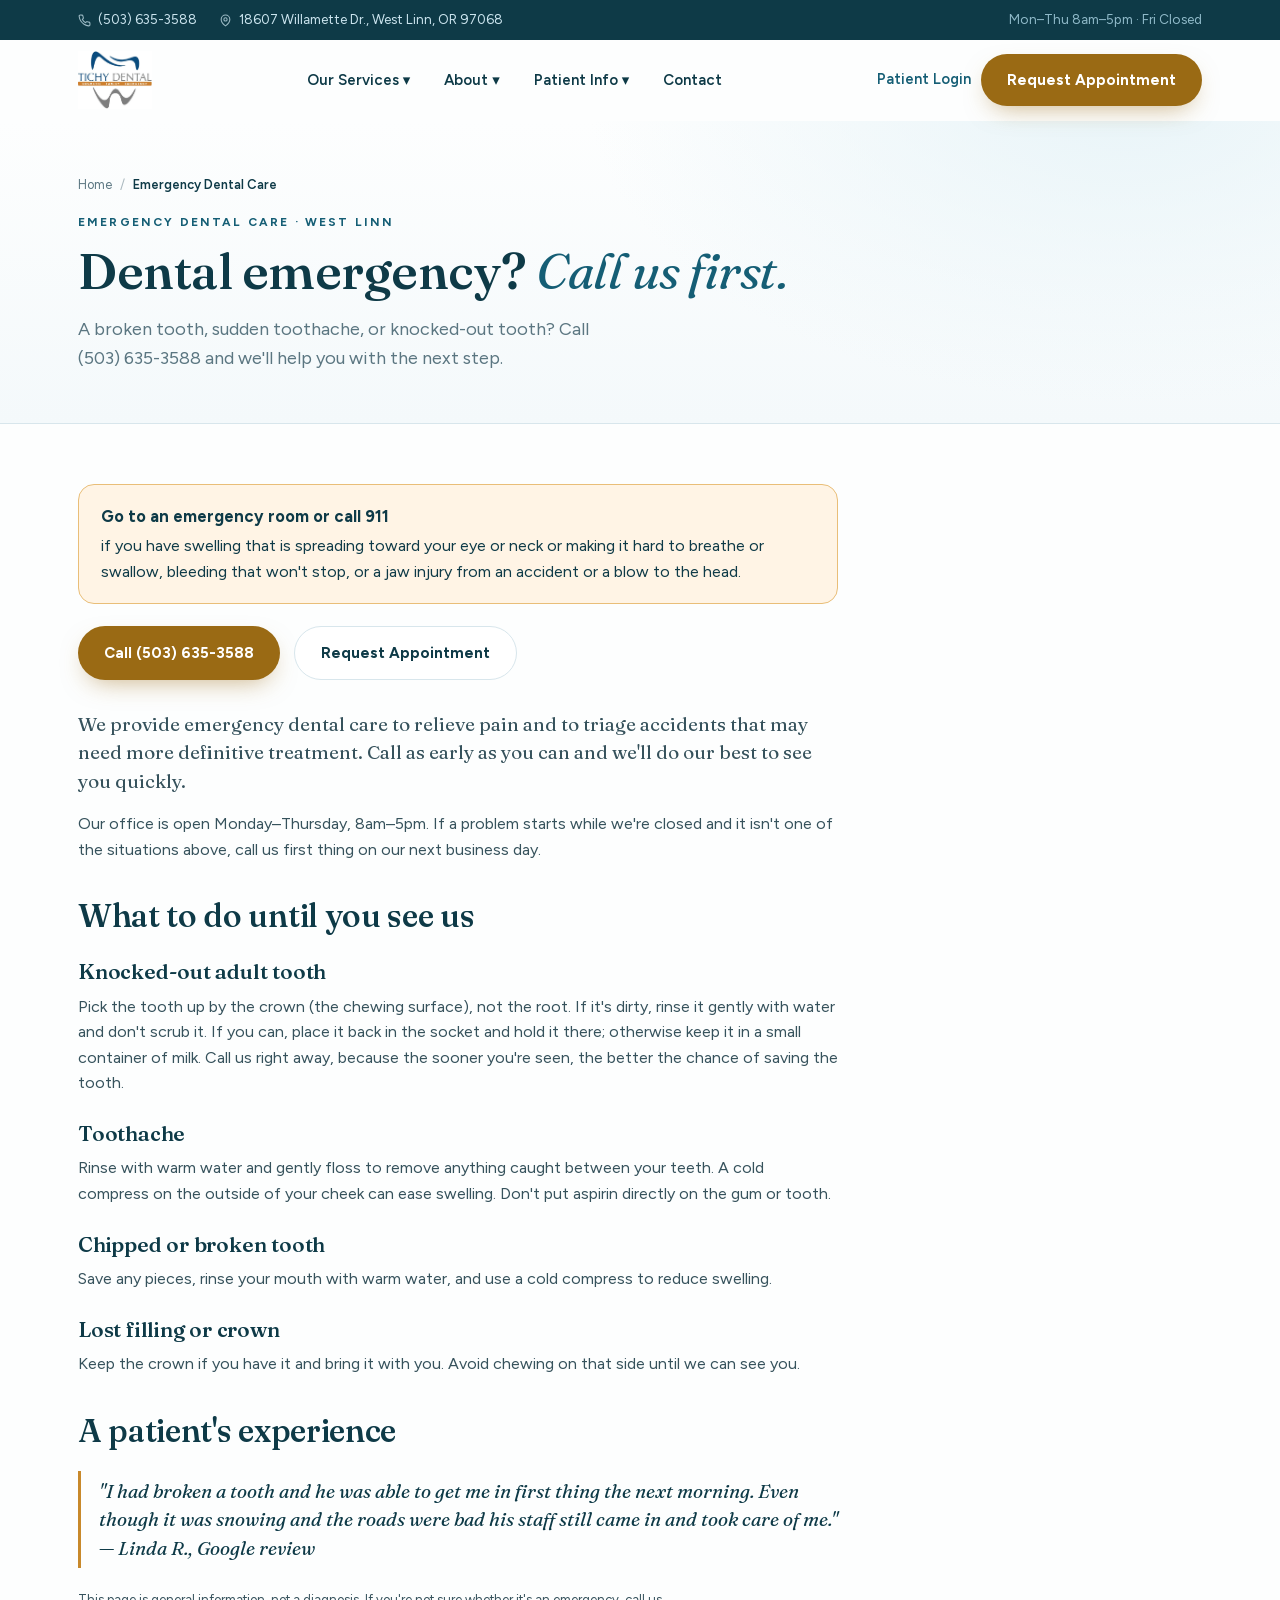
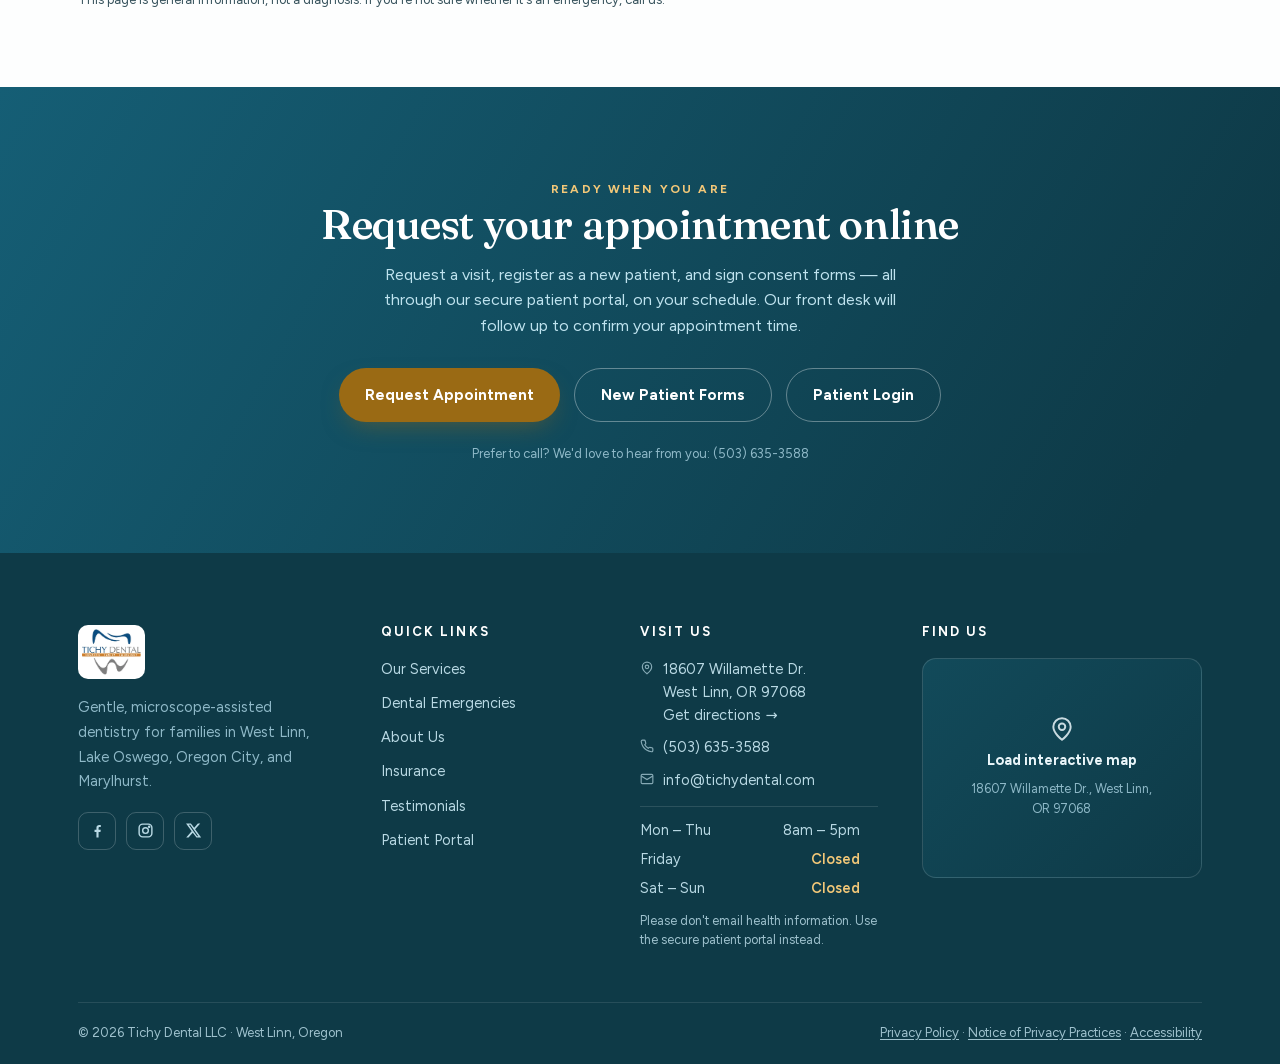
<file: emergency-dentist.html>
<!DOCTYPE html>
<html lang="en">
<head>
<meta charset="UTF-8">
<meta name="viewport" content="width=device-width, initial-scale=1.0">
<title>Emergency Dentist in West Linn, OR | Tichy Dental</title>
<meta name="description" content="Dental emergency in West Linn? Call Tichy Dental at (503) 635-3588. What to do for a knocked-out tooth, toothache or broken tooth, and when to go to the ER.">
<link rel="preload" href="assets/fonts/figtree-latin.woff2" as="font" type="font/woff2" crossorigin>
<link rel="preload" href="assets/fonts/fraunces-normal-latin.woff2" as="font" type="font/woff2" crossorigin>
<link rel="preload" href="assets/fonts/fraunces-italic-latin.woff2" as="font" type="font/woff2" crossorigin>
<link rel="stylesheet" href="assets/css/site.css">
<link rel="canonical" href="https://www.tichydental.com/emergency-dentist">
<link rel="icon" type="image/png" sizes="32x32" href="assets/img/favicon-32.png">
<link rel="apple-touch-icon" href="assets/img/apple-touch-icon.png">
<meta property="og:type" content="website">
<meta property="og:site_name" content="Tichy Dental">
<meta property="og:title" content="Emergency Dentist in West Linn, OR | Tichy Dental">
<meta property="og:description" content="Dental emergency in West Linn? Call Tichy Dental at (503) 635-3588. What to do for a knocked-out tooth, toothache or broken tooth, and when to go to the ER.">
<meta property="og:url" content="https://www.tichydental.com/emergency-dentist">
<meta property="og:image" content="https://rainmanjam.github.io/tichy-dental-concept/assets/img/og-image.jpg">
<meta name="twitter:card" content="summary_large_image">
<script type="application/ld+json">{"@context": "https://schema.org", "@graph": [{"@type": "Dentist", "@id": "https://www.tichydental.com/#dentist", "name": "Tichy Dental", "url": "https://www.tichydental.com/", "telephone": "+1-503-635-3588", "email": "info@tichydental.com", "image": "https://rainmanjam.github.io/tichy-dental-concept/assets/img/og-image.jpg", "logo": "https://rainmanjam.github.io/tichy-dental-concept/assets/img/apple-touch-icon.png", "address": {"@type": "PostalAddress", "streetAddress": "18607 Willamette Dr.", "addressLocality": "West Linn", "addressRegion": "OR", "postalCode": "97068", "addressCountry": "US"}, "geo": {"@type": "GeoCoordinates", "latitude": 45.3912526, "longitude": -122.6463701}, "hasMap": "https://maps.google.com/?cid=16812813104947599883", "openingHoursSpecification": [{"@type": "OpeningHoursSpecification", "dayOfWeek": ["Monday", "Tuesday", "Wednesday", "Thursday"], "opens": "08:00", "closes": "17:00"}], "areaServed": ["West Linn", "Lake Oswego", "Oregon City"], "sameAs": ["https://maps.google.com/?cid=16812813104947599883", "https://www.facebook.com/TichyDental/", "https://www.instagram.com/tichydental/", "https://twitter.com/MichaelTichyDMD", "https://www.yelp.com/biz/tichy-dental-west-linn"], "founder": {"@id": "https://www.tichydental.com/meet-dr-tichy#dr-tichy"}, "employee": {"@id": "https://www.tichydental.com/meet-dr-tichy#dr-tichy"}}, {"@type": "Person", "@id": "https://www.tichydental.com/meet-dr-tichy#dr-tichy", "name": "Dr. Michael Tichy", "honorificSuffix": "D.M.D.", "jobTitle": "Dentist", "url": "https://www.tichydental.com/meet-dr-tichy", "image": "https://rainmanjam.github.io/tichy-dental-concept/assets/img/f9995c_119eb82f2552473c929929d883e91d19.webp", "alumniOf": [{"@type": "CollegeOrUniversity", "name": "Oregon Health & Science University"}, {"@type": "CollegeOrUniversity", "name": "Portland State University"}], "worksFor": {"@id": "https://www.tichydental.com/#dentist"}}, {"@type": "WebPage", "@id": "https://www.tichydental.com/emergency-dentist#webpage", "url": "https://www.tichydental.com/emergency-dentist", "name": "Emergency Dentist in West Linn, OR | Tichy Dental", "description": "Dental emergency in West Linn? Call Tichy Dental at (503) 635-3588. What to do for a knocked-out tooth, toothache or broken tooth, and when to go to the ER.", "about": {"@id": "https://www.tichydental.com/#dentist"}, "dateModified": "2026-10-20", "breadcrumb": {"@id": "https://www.tichydental.com/emergency-dentist#breadcrumb"}}, {"@type": "BreadcrumbList", "@id": "https://www.tichydental.com/emergency-dentist#breadcrumb", "itemListElement": [{"@type": "ListItem", "position": 1, "name": "Home", "item": "https://www.tichydental.com/"}, {"@type": "ListItem", "position": 2, "name": "Emergency Dentist in West Linn, OR", "item": "https://www.tichydental.com/emergency-dentist"}]}, {"@type": "Service", "name": "Emergency Dental Care", "serviceType": "Emergency Dental Care", "url": "https://www.tichydental.com/emergency-dentist", "provider": {"@id": "https://www.tichydental.com/#dentist"}, "areaServed": "West Linn, OR"}]}</script>
<meta name="robots" content="noindex">

</head>
<body>
<a class="skip-link" href="#main">Skip to main content</a>
<!-- top utility bar -->
<div class="topbar">
  <div class="wrap">
    <div class="left">
      <a href="tel:5036353588"><svg width="13" height="13" viewBox="0 0 24 24" fill="none" stroke="currentColor" stroke-width="2"><path d="M22 16.9v3a2 2 0 0 1-2.2 2 19.8 19.8 0 0 1-8.6-3A19.5 19.5 0 0 1 5.2 13 19.8 19.8 0 0 1 2.1 4.2 2 2 0 0 1 4.1 2h3a2 2 0 0 1 2 1.7c.1 1 .4 2 .7 2.9a2 2 0 0 1-.5 2.1L8.1 10a16 16 0 0 0 6 6l1.3-1.3a2 2 0 0 1 2.1-.4c1 .3 1.9.5 2.9.7a2 2 0 0 1 1.6 2z"/></svg> (503) 635-3588</a>
      <a class="addr" href="https://www.google.com/maps/place/Tichy+Dental+LLC/@45.3912526,-122.6463701,15z/data=!4m5!3m4!1s0x0:0xe9531c70db6f1a0b!8m2!3d45.3912526!4d-122.6463701" target="_blank" rel="noopener"><svg width="13" height="13" viewBox="0 0 24 24" fill="none" stroke="currentColor" stroke-width="2"><path d="M20 10c0 6-8 12-8 12S4 16 4 10a8 8 0 0 1 16 0z"/><circle cx="12" cy="10" r="3"/></svg> 18607 Willamette Dr., West Linn, OR 97068</a>
    </div>
    <span class="hours">Mon–Thu 8am–5pm · Fri Closed</span>
  </div>
</div>
<!-- header -->
<header class="site" id="siteHeader">
  <div class="wrap navrow">
    <a class="brand" href="index.html" aria-label="Tichy Dental — home">
      <img width="628" height="492" src="assets/img/f9995c_cca9f03d99c441ec81741650af77e7dd.webp" alt="Tichy Dental — cosmetic, family &amp; emergency dentistry">
    </a>
    <nav class="main" id="mainNav">
      <div>
        <a class="top" href="index.html#services">Our Services ▾</a>
        <div class="dd">
          <span class="sub">General</span>
          <a href="general-dentistry.html">General &amp; Family Dentistry</a>
          <a href="emergency-dentist.html">Emergency Dental Care</a>
          <span class="sub">Cosmetic</span>
          <a href="clarity-aligners.html">3M Clarity Aligners</a>
          <span class="sub">Restorative</span>
          <a href="cerec-crowns.html">CEREC Same-Day Crowns</a>
          <span class="sub">Advanced Technology</span>
          <a href="microscopically-assisted-dentistry.html">Microscopic Dentistry</a>
        </div>
      </div>
      <div>
        <a class="top" href="index.html#about">About ▾</a>
        <div class="dd">
          <a href="meet-dr-tichy.html">Meet Dr. Tichy</a>
          <a href="meet-dr-tichy.html#team">Our Team</a>
          <a href="testimonials.html">Patient Reviews</a>
        </div>
      </div>
      <div>
        <a class="top" href="index.html#book">Patient Info ▾</a>
        <div class="dd">
          <a href="https://tch.identalcloud.com/TichyDental/Patient/_practice/1/Registration" target="_blank" rel="noopener">New Patient Forms</a>
          <a href="insurance.html">Insurance &amp; Billing</a>
          <a href="faq.html">FAQ</a>
        </div>
      </div>
      <div><a class="top" href="#contact">Contact</a></div>
    </nav>
    <div class="nav-cta">
      <a class="login-link" href="https://tch.identalcloud.com/TichyDental/Patient/_practice/1" target="_blank" rel="noopener">Patient Login</a>
      <a class="btn btn-amber" href="https://tch.identalcloud.com/TichyDental/Patient/_practice/1/Appointment" target="_blank" rel="noopener">Request Appointment</a>
      <button class="hamburger" id="hamburger" aria-label="Open menu" aria-controls="mainNav" aria-expanded="false">☰</button>
    </div>
  </div>
</header>
<main id="main" tabindex="-1">
<div class="subhero">
  <div class="wrap">
    <nav class="breadcrumb" aria-label="Breadcrumb"><a href="index.html">Home</a><span class="sep">/</span><span class="here">Emergency Dental Care</span></nav>
    <span class="eyebrow">Emergency Dental Care · West Linn</span>
    <h1>Dental emergency? <em>Call us first.</em></h1>
    <p class="lede">A broken tooth, sudden toothache, or knocked-out tooth? Call <span class='nowrap'>(503) 635-3588</span> and we'll help you with the next step.</p>
  </div>
</div>

<section class="pagebody tight">
  <div class="wrap">
    <div class="prose">
      <div class="em-alert" role="note"><strong>Go to an emergency room or call 911</strong>if you have swelling that is spreading toward your eye or neck or making it hard to breathe or swallow, bleeding that won't stop, or a jaw injury from an accident or a blow to the head.</div>
      <div class="em-call">
        <a class="btn btn-amber" href="tel:5036353588">Call (503) 635-3588</a>
        <a class="btn btn-ghost" href="https://tch.identalcloud.com/TichyDental/Patient/_practice/1/Appointment" target="_blank" rel="noopener">Request Appointment</a>
      </div>
      <p class="lead-para">We provide emergency dental care to relieve pain and to triage accidents that may need more definitive treatment. Call as early as you can and we'll do our best to see you quickly.</p>
      <p>Our office is open Monday–Thursday, 8am–5pm. If a problem starts while we're closed and it isn't one of the situations above, call us first thing on our next business day.</p>
      <h2>What to do until you see us</h2>
      <h3>Knocked-out adult tooth</h3>
      <p>Pick the tooth up by the crown (the chewing surface), not the root. If it's dirty, rinse it gently with water and don't scrub it. If you can, place it back in the socket and hold it there; otherwise keep it in a small container of milk. Call us right away, because the sooner you're seen, the better the chance of saving the tooth.</p>
      <h3>Toothache</h3>
      <p>Rinse with warm water and gently floss to remove anything caught between your teeth. A cold compress on the outside of your cheek can ease swelling. Don't put aspirin directly on the gum or tooth.</p>
      <h3>Chipped or broken tooth</h3>
      <p>Save any pieces, rinse your mouth with warm water, and use a cold compress to reduce swelling.</p>
      <h3>Lost filling or crown</h3>
      <p>Keep the crown if you have it and bring it with you. Avoid chewing on that side until we can see you.</p>
      <h2>A patient's experience</h2>
      <div class="pull">"I had broken a tooth and he was able to get me in first thing the next morning. Even though it was snowing and the roads were bad his staff still came in and took care of me." — Linda R., Google review</div>
      <p class="ins-updated">This page is general information, not a diagnosis. If you're not sure whether it's an emergency, call us.</p>
    </div>
  </div>
</section>
<!-- booking band -->
<section class="book" id="book">
  <div class="wrap rv">
    <span class="eyebrow" style="color:#F3C878">Ready When You Are</span>
    <h2>Request your appointment online</h2>
    <p>Request a visit, register as a new patient, and sign consent forms — all through our secure patient portal, on your schedule. Our front desk will follow up to confirm your appointment time.</p>
    <div class="row">
      <a class="btn btn-amber" href="https://tch.identalcloud.com/TichyDental/Patient/_practice/1/Appointment" target="_blank" rel="noopener">Request Appointment</a>
      <a class="btn btn-ghost" href="https://tch.identalcloud.com/TichyDental/Patient/_practice/1/Registration" target="_blank" rel="noopener">New Patient Forms</a>
      <a class="btn btn-ghost" href="https://tch.identalcloud.com/TichyDental/Patient/_practice/1" target="_blank" rel="noopener">Patient Login</a>
    </div>
    <div class="note">Prefer to call? We'd love to hear from you: (503) 635-3588</div>
  </div>
</section>
</main>
<!-- footer -->
<footer id="contact">
  <div class="wrap">
    <div class="foot-grid">
      <div>
        <div class="fbrand">
          <img width="628" height="492" src="assets/img/f9995c_cca9f03d99c441ec81741650af77e7dd.webp" alt="Tichy Dental logo">
        </div>
        <p class="mission">Gentle, microscope-assisted dentistry for families in West Linn, Lake Oswego, Oregon City, and Marylhurst.</p>
        <div class="socials">
          <a href="https://www.facebook.com/TichyDental/" target="_blank" rel="noopener" aria-label="Facebook"><svg width="17" height="17" viewBox="0 0 24 24" fill="currentColor"><path d="M13.5 22v-8h2.7l.4-3.2h-3.1V8.7c0-.9.3-1.6 1.7-1.6h1.5V4.2c-.3 0-1.2-.1-2.3-.1-2.3 0-3.9 1.4-3.9 4v2.7H7.8V14h2.7v8z"/></svg></a>
          <a href="https://www.instagram.com/tichydental/" target="_blank" rel="noopener" aria-label="Instagram"><svg width="17" height="17" viewBox="0 0 24 24" fill="none" stroke="currentColor" stroke-width="2"><rect x="3" y="3" width="18" height="18" rx="5"/><circle cx="12" cy="12" r="4"/><circle cx="17.2" cy="6.8" r=".8" fill="currentColor"/></svg></a>
          <a href="https://twitter.com/MichaelTichyDMD" target="_blank" rel="noopener" aria-label="Twitter / X"><svg width="17" height="17" viewBox="0 0 24 24" fill="currentColor"><path d="M18.2 2h3.3l-7.2 8.3L22.8 22h-6.6l-5.2-6.8L5 22H1.7l7.7-8.9L1.5 2h6.8l4.7 6.2zm-1.2 18h1.8L7.3 3.9H5.4z"/></svg></a>
        </div>
      </div>
      <div>
        <h2>Quick Links</h2>
        <ul>
          <li><a href="general-dentistry.html">Our Services</a></li>
          <li><a href="emergency-dentist.html">Dental Emergencies</a></li>
          <li><a href="meet-dr-tichy.html">About Us</a></li>
          <li><a href="insurance.html">Insurance</a></li>
          <li><a href="testimonials.html">Testimonials</a></li>
          <li><a href="https://tch.identalcloud.com/TichyDental/Patient/_practice/1" target="_blank" rel="noopener">Patient Portal</a></li>
        </ul>
      </div>
      <div>
        <h2>Visit Us</h2>
        <div class="nap">
          <div><svg width="14" height="14" viewBox="0 0 24 24" fill="none" stroke="currentColor" stroke-width="2"><path d="M20 10c0 6-8 12-8 12S4 16 4 10a8 8 0 0 1 16 0z"/><circle cx="12" cy="10" r="3"/></svg><span>18607 Willamette Dr.<br>West Linn, OR 97068<br><a href="https://www.google.com/maps/dir/?api=1&destination=Tichy+Dental+LLC,+18607+Willamette+Dr,+West+Linn,+OR+97068" target="_blank" rel="noopener">Get directions &rarr;</a></span></div>
          <div><svg width="14" height="14" viewBox="0 0 24 24" fill="none" stroke="currentColor" stroke-width="2"><path d="M22 16.9v3a2 2 0 0 1-2.2 2 19.8 19.8 0 0 1-8.6-3A19.5 19.5 0 0 1 5.2 13 19.8 19.8 0 0 1 2.1 4.2 2 2 0 0 1 4.1 2h3a2 2 0 0 1 2 1.7c.1 1 .4 2 .7 2.9a2 2 0 0 1-.5 2.1L8.1 10a16 16 0 0 0 6 6l1.3-1.3a2 2 0 0 1 2.1-.4c1 .3 1.9.5 2.9.7a2 2 0 0 1 1.6 2z"/></svg><a href="tel:5036353588">(503) 635-3588</a></div>
          <div><svg width="14" height="14" viewBox="0 0 24 24" fill="none" stroke="currentColor" stroke-width="2"><rect x="2" y="4" width="20" height="16" rx="2"/><path d="M22 7l-10 6L2 7"/></svg><a href="mailto:info@tichydental.com">info@tichydental.com</a></div>
        </div>
        <div class="hourstable">
          <div><span>Mon – Thu</span><span>8am – 5pm</span></div>
          <div><span>Friday</span><span class="closed">Closed</span></div>
          <div><span>Sat – Sun</span><span class="closed">Closed</span></div>
        </div>
        <p class="fine">Please don't email health information. Use the secure patient portal instead.</p>
      </div>
      <div class="fmap">
        <h2>Find Us</h2>
        <div class="mapfacade" id="mapFacade" role="button" tabindex="0"
             data-src="https://www.google.com/maps?q=Tichy+Dental+LLC,+18607+Willamette+Dr,+West+Linn,+OR+97068&output=embed">
          <svg width="26" height="26" viewBox="0 0 24 24" fill="none" stroke="currentColor" stroke-width="1.8"><path d="M20 10c0 6-8 12-8 12S4 16 4 10a8 8 0 0 1 16 0z"/><circle cx="12" cy="10" r="3"/></svg>
          <strong>Load interactive map</strong>
          <small>18607 Willamette Dr., West Linn, OR 97068</small>
        </div>
      </div>
    </div>
    <div class="legal">
      <span>© 2026 Tichy Dental LLC · West Linn, Oregon</span>
      <span><a href="privacy.html">Privacy Policy</a> · <a href="notice-of-privacy-practices.html">Notice of Privacy Practices</a> · <a href="accessibility.html">Accessibility</a></span>
    </div>
  </div>
</footer>

<script src="assets/js/site.js"></script>
</body>
</html>
</file>
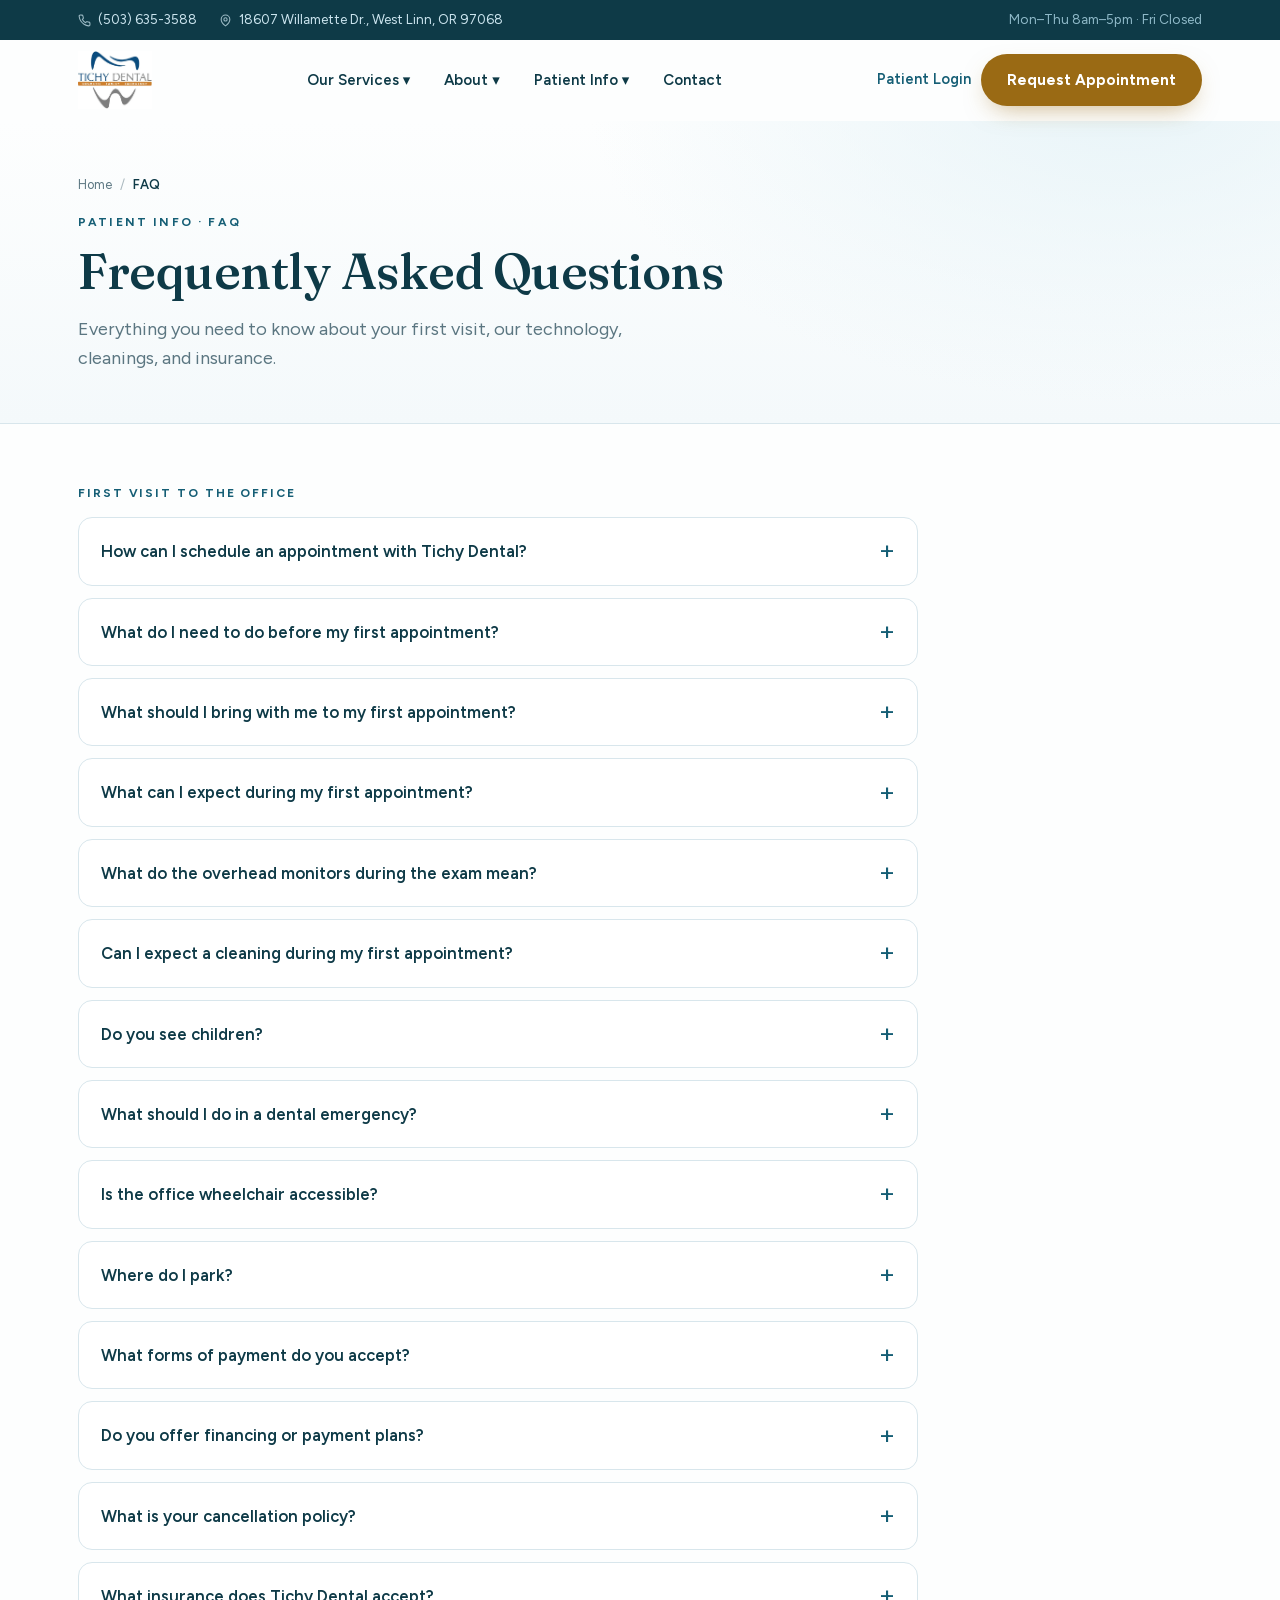
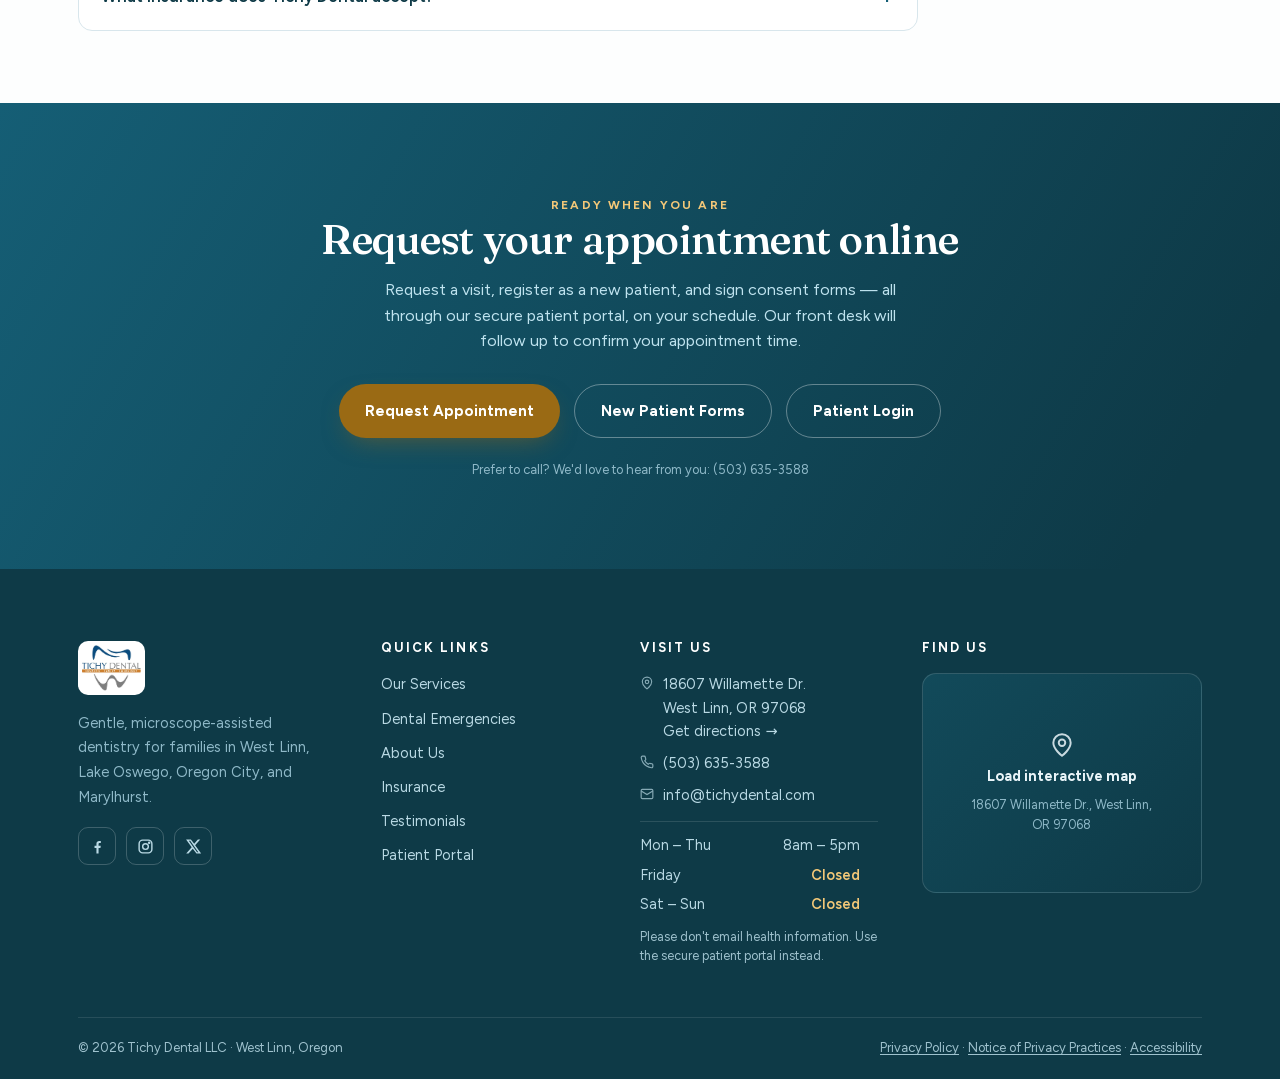
<file: faq.html>
<!DOCTYPE html>
<html lang="en">
<head>
<meta charset="UTF-8">
<meta name="viewport" content="width=device-width, initial-scale=1.0">
<title>FAQ | Tichy Dental, West Linn OR</title>
<meta name="description" content="Frequently asked questions about Tichy Dental — scheduling, first visits, overhead monitors, cleanings, and accepted insurance.">
<link rel="preload" href="assets/fonts/figtree-latin.woff2" as="font" type="font/woff2" crossorigin>
<link rel="preload" href="assets/fonts/fraunces-normal-latin.woff2" as="font" type="font/woff2" crossorigin>
<link rel="preload" href="assets/fonts/fraunces-italic-latin.woff2" as="font" type="font/woff2" crossorigin>
<link rel="stylesheet" href="assets/css/site.css">
<link rel="canonical" href="https://www.tichydental.com/faq">
<link rel="icon" type="image/png" sizes="32x32" href="assets/img/favicon-32.png">
<link rel="apple-touch-icon" href="assets/img/apple-touch-icon.png">
<meta property="og:type" content="website">
<meta property="og:site_name" content="Tichy Dental">
<meta property="og:title" content="FAQ | Tichy Dental, West Linn OR">
<meta property="og:description" content="Frequently asked questions about Tichy Dental — scheduling, first visits, overhead monitors, cleanings, and accepted insurance.">
<meta property="og:url" content="https://www.tichydental.com/faq">
<meta property="og:image" content="https://rainmanjam.github.io/tichy-dental-concept/assets/img/og-image.jpg">
<meta name="twitter:card" content="summary_large_image">
<script type="application/ld+json">{"@context": "https://schema.org", "@graph": [{"@type": "Dentist", "@id": "https://www.tichydental.com/#dentist", "name": "Tichy Dental", "url": "https://www.tichydental.com/", "telephone": "+1-503-635-3588", "email": "info@tichydental.com", "image": "https://rainmanjam.github.io/tichy-dental-concept/assets/img/og-image.jpg", "logo": "https://rainmanjam.github.io/tichy-dental-concept/assets/img/apple-touch-icon.png", "address": {"@type": "PostalAddress", "streetAddress": "18607 Willamette Dr.", "addressLocality": "West Linn", "addressRegion": "OR", "postalCode": "97068", "addressCountry": "US"}, "geo": {"@type": "GeoCoordinates", "latitude": 45.3912526, "longitude": -122.6463701}, "hasMap": "https://maps.google.com/?cid=16812813104947599883", "openingHoursSpecification": [{"@type": "OpeningHoursSpecification", "dayOfWeek": ["Monday", "Tuesday", "Wednesday", "Thursday"], "opens": "08:00", "closes": "17:00"}], "areaServed": ["West Linn", "Lake Oswego", "Oregon City"], "sameAs": ["https://maps.google.com/?cid=16812813104947599883", "https://www.facebook.com/TichyDental/", "https://www.instagram.com/tichydental/", "https://twitter.com/MichaelTichyDMD", "https://www.yelp.com/biz/tichy-dental-west-linn"], "founder": {"@id": "https://www.tichydental.com/meet-dr-tichy#dr-tichy"}, "employee": {"@id": "https://www.tichydental.com/meet-dr-tichy#dr-tichy"}}, {"@type": "Person", "@id": "https://www.tichydental.com/meet-dr-tichy#dr-tichy", "name": "Dr. Michael Tichy", "honorificSuffix": "D.M.D.", "jobTitle": "Dentist", "url": "https://www.tichydental.com/meet-dr-tichy", "image": "https://rainmanjam.github.io/tichy-dental-concept/assets/img/f9995c_119eb82f2552473c929929d883e91d19.webp", "alumniOf": [{"@type": "CollegeOrUniversity", "name": "Oregon Health & Science University"}, {"@type": "CollegeOrUniversity", "name": "Portland State University"}], "worksFor": {"@id": "https://www.tichydental.com/#dentist"}}, {"@type": "WebPage", "@id": "https://www.tichydental.com/faq#webpage", "url": "https://www.tichydental.com/faq", "name": "FAQ | Tichy Dental, West Linn OR", "description": "Frequently asked questions about Tichy Dental — scheduling, first visits, overhead monitors, cleanings, and accepted insurance.", "about": {"@id": "https://www.tichydental.com/#dentist"}, "dateModified": "2026-10-20", "breadcrumb": {"@id": "https://www.tichydental.com/faq#breadcrumb"}}, {"@type": "BreadcrumbList", "@id": "https://www.tichydental.com/faq#breadcrumb", "itemListElement": [{"@type": "ListItem", "position": 1, "name": "Home", "item": "https://www.tichydental.com/"}, {"@type": "ListItem", "position": 2, "name": "FAQ", "item": "https://www.tichydental.com/faq"}]}, {"@type": "FAQPage", "@id": "https://www.tichydental.com/faq#faq", "mainEntity": [{"@type": "Question", "name": "How can I schedule an appointment with Tichy Dental?", "acceptedAnswer": {"@type": "Answer", "text": "Visit our Patient Portal and request an appointment with your desired dates and times. Call Laura at 503-635-3588 and ask for appointment availability."}}, {"@type": "Question", "name": "What do I need to do before my first appointment?", "acceptedAnswer": {"@type": "Answer", "text": "Visit our Patient Portal and complete the patient registration. It includes several forms with signatures for HIPAA, general consent and health history, insurance info, smile analysis, and patient information."}}, {"@type": "Question", "name": "What should I bring with me to my first appointment?", "acceptedAnswer": {"@type": "Answer", "text": "If the patient registration was completed online, we do not need anything at all. It is helpful to bring your medication and allergy list if it is extensive."}}, {"@type": "Question", "name": "What can I expect during my first appointment?", "acceptedAnswer": {"@type": "Answer", "text": "The first appointment is a comprehensive exam in which the doctor examines all aspects of your oral health. Most often this includes taking needed radiographs and examining the findings. The doctor reviews your oral health, determines your periodontal health, and examines your teeth. He then takes everything into consideration and presents you with the best treatment plans."}}, {"@type": "Question", "name": "What do the overhead monitors during the exam mean?", "acceptedAnswer": {"@type": "Answer", "text": "Dr. Tichy is part of the rare 1% of general dentists who use a microscope for all procedures, which allows him to connect an HD camera. The camera feeds directly to overhead monitors for real-time video — so you can see and watch everything the doctor sees. During this time the doctor reviews findings, takes intra-oral pictures for later review, and explains the best options to you."}}, {"@type": "Question", "name": "Can I expect a cleaning during my first appointment?", "acceptedAnswer": {"@type": "Answer", "text": "The doctor makes every attempt to provide a cleaning. However, not every patient has healthy gums and can receive a simple prophy cleaning. Some patients need considerable treatment planning; those who present with periodontal disease may need extensive planning and prior insurance approval for deep cleanings (scaling and root planing)."}}, {"@type": "Question", "name": "Do you see children?", "acceptedAnswer": {"@type": "Answer", "text": "Yes. Dr. Tichy cares for adults and children alike, and our team works to keep young patients comfortable. Call (503) 635-3588 to book visits for the whole family."}}, {"@type": "Question", "name": "What should I do in a dental emergency?", "acceptedAnswer": {"@type": "Answer", "text": "Call us right away at (503) 635-3588 during office hours (Monday–Thursday, 8am–5pm). Our Emergency Dental Care page explains what to do for a knocked-out tooth, toothache or broken tooth, and when to go to an emergency room instead."}}, {"@type": "Question", "name": "Is the office wheelchair accessible?", "acceptedAnswer": {"@type": "Answer", "text": "Yes. Our office has a wheelchair-accessible entrance, parking and restroom. If you need any other assistance during your visit, let us know when you call."}}, {"@type": "Question", "name": "Where do I park?", "acceptedAnswer": {"@type": "Answer", "text": "We have a parking lot at the office, including accessible parking. We're at 18607 Willamette Dr. in West Linn — get directions ."}}, {"@type": "Question", "name": "What forms of payment do you accept?", "acceptedAnswer": {"@type": "Answer", "text": "We accept credit cards, debit cards and contactless mobile payments, as well as many dental insurance plans (see Insurance & Billing ). For questions about your balance or payment options, call our front desk at (503) 635-3588 ."}}, {"@type": "Question", "name": "What insurance does Tichy Dental accept?", "acceptedAnswer": {"@type": "Answer", "text": "We accept many insurance companies and are preferred providers for: Delta Dental/Moda, Regence BlueCross BlueShield, Dentemax, MetLife, United Concordia, and Cigna. Please call us to ask if we accept your insurance. Dentemax is not an insurance company but has hundreds of insurance companies under its umbrella — so call and ask if you may be covered. See our Insurance & Billing page for more."}}]}]}</script>
<meta name="robots" content="noindex">

</head>
<body>
<a class="skip-link" href="#main">Skip to main content</a>
<!-- top utility bar -->
<div class="topbar">
  <div class="wrap">
    <div class="left">
      <a href="tel:5036353588"><svg width="13" height="13" viewBox="0 0 24 24" fill="none" stroke="currentColor" stroke-width="2"><path d="M22 16.9v3a2 2 0 0 1-2.2 2 19.8 19.8 0 0 1-8.6-3A19.5 19.5 0 0 1 5.2 13 19.8 19.8 0 0 1 2.1 4.2 2 2 0 0 1 4.1 2h3a2 2 0 0 1 2 1.7c.1 1 .4 2 .7 2.9a2 2 0 0 1-.5 2.1L8.1 10a16 16 0 0 0 6 6l1.3-1.3a2 2 0 0 1 2.1-.4c1 .3 1.9.5 2.9.7a2 2 0 0 1 1.6 2z"/></svg> (503) 635-3588</a>
      <a class="addr" href="https://www.google.com/maps/place/Tichy+Dental+LLC/@45.3912526,-122.6463701,15z/data=!4m5!3m4!1s0x0:0xe9531c70db6f1a0b!8m2!3d45.3912526!4d-122.6463701" target="_blank" rel="noopener"><svg width="13" height="13" viewBox="0 0 24 24" fill="none" stroke="currentColor" stroke-width="2"><path d="M20 10c0 6-8 12-8 12S4 16 4 10a8 8 0 0 1 16 0z"/><circle cx="12" cy="10" r="3"/></svg> 18607 Willamette Dr., West Linn, OR 97068</a>
    </div>
    <span class="hours">Mon–Thu 8am–5pm · Fri Closed</span>
  </div>
</div>
<!-- header -->
<header class="site" id="siteHeader">
  <div class="wrap navrow">
    <a class="brand" href="index.html" aria-label="Tichy Dental — home">
      <img width="628" height="492" src="assets/img/f9995c_cca9f03d99c441ec81741650af77e7dd.webp" alt="Tichy Dental — cosmetic, family &amp; emergency dentistry">
    </a>
    <nav class="main" id="mainNav">
      <div>
        <a class="top" href="index.html#services">Our Services ▾</a>
        <div class="dd">
          <span class="sub">General</span>
          <a href="general-dentistry.html">General &amp; Family Dentistry</a>
          <a href="emergency-dentist.html">Emergency Dental Care</a>
          <span class="sub">Cosmetic</span>
          <a href="clarity-aligners.html">3M Clarity Aligners</a>
          <span class="sub">Restorative</span>
          <a href="cerec-crowns.html">CEREC Same-Day Crowns</a>
          <span class="sub">Advanced Technology</span>
          <a href="microscopically-assisted-dentistry.html">Microscopic Dentistry</a>
        </div>
      </div>
      <div>
        <a class="top" href="index.html#about">About ▾</a>
        <div class="dd">
          <a href="meet-dr-tichy.html">Meet Dr. Tichy</a>
          <a href="meet-dr-tichy.html#team">Our Team</a>
          <a href="testimonials.html">Patient Reviews</a>
        </div>
      </div>
      <div>
        <a class="top" href="index.html#book">Patient Info ▾</a>
        <div class="dd">
          <a href="https://tch.identalcloud.com/TichyDental/Patient/_practice/1/Registration" target="_blank" rel="noopener">New Patient Forms</a>
          <a href="insurance.html">Insurance &amp; Billing</a>
          <a href="faq.html">FAQ</a>
        </div>
      </div>
      <div><a class="top" href="#contact">Contact</a></div>
    </nav>
    <div class="nav-cta">
      <a class="login-link" href="https://tch.identalcloud.com/TichyDental/Patient/_practice/1" target="_blank" rel="noopener">Patient Login</a>
      <a class="btn btn-amber" href="https://tch.identalcloud.com/TichyDental/Patient/_practice/1/Appointment" target="_blank" rel="noopener">Request Appointment</a>
      <button class="hamburger" id="hamburger" aria-label="Open menu" aria-controls="mainNav" aria-expanded="false">☰</button>
    </div>
  </div>
</header>
<main id="main" tabindex="-1">
<div class="subhero">
  <div class="wrap">
    <nav class="breadcrumb" aria-label="Breadcrumb"><a href="index.html">Home</a><span class="sep">/</span><span class="here">FAQ</span></nav>
    <span class="eyebrow">Patient Info · FAQ</span>
    <h1>Frequently Asked Questions</h1>
    <p class="lede">Everything you need to know about your first visit, our technology, cleanings, and insurance.</p>
  </div>
</div>

<section class="pagebody tight">
  <div class="wrap">
    <div class="faq-group">
      <div class="glabel">First Visit to the Office</div>
      <details class="qa"><summary>How can I schedule an appointment with Tichy Dental?</summary><div class="a"><ul><li>Visit our <a class="inline" href="https://tch.identalcloud.com/TichyDental/Patient/_practice/1" target="_blank" rel="noopener">Patient Portal</a> and request an appointment with your desired dates and times.</li><li>Call Laura at <a class="inline" href="tel:5036353588">503-635-3588</a> and ask for appointment availability.</li></ul></div></details>
      <details class="qa"><summary>What do I need to do before my first appointment?</summary><div class="a"><p>Visit our <a class="inline" href="https://tch.identalcloud.com/TichyDental/Patient/_practice/1/Registration" target="_blank" rel="noopener">Patient Portal</a> and complete the patient registration. It includes several forms with signatures for HIPAA, general consent and health history, insurance info, smile analysis, and patient information.</p></div></details>
      <details class="qa"><summary>What should I bring with me to my first appointment?</summary><div class="a"><ul><li>If the patient registration was completed online, we do not need anything at all.</li><li>It is helpful to bring your medication and allergy list if it is extensive.</li></ul></div></details>
      <details class="qa"><summary>What can I expect during my first appointment?</summary><div class="a"><p>The first appointment is a comprehensive exam in which the doctor examines all aspects of your oral health. Most often this includes taking needed radiographs and examining the findings. The doctor reviews your oral health, determines your periodontal health, and examines your teeth. He then takes everything into consideration and presents you with the best treatment plans.</p></div></details>
      <details class="qa"><summary>What do the overhead monitors during the exam mean?</summary><div class="a"><p>Dr. Tichy is part of the rare 1% of general dentists who use a microscope for all procedures, which allows him to connect an HD camera. The camera feeds directly to overhead monitors for real-time video — so you can see and watch everything the doctor sees. During this time the doctor reviews findings, takes intra-oral pictures for later review, and explains the best options to you.</p></div></details>
      <details class="qa"><summary>Can I expect a cleaning during my first appointment?</summary><div class="a"><p>The doctor makes every attempt to provide a cleaning. However, not every patient has healthy gums and can receive a simple prophy cleaning. Some patients need considerable treatment planning; those who present with periodontal disease may need extensive planning and prior insurance approval for deep cleanings (scaling and root planing).</p></div></details>
      <details class="qa"><summary>Do you see children?</summary><div class="a"><p>Yes. Dr. Tichy cares for adults and children alike, and our team works to keep young patients comfortable. Call <a class="inline" href="tel:5036353588">(503) 635-3588</a> to book visits for the whole family.</p></div></details>
      <details class="qa"><summary>What should I do in a dental emergency?</summary><div class="a"><p>Call us right away at <a class="inline" href="tel:5036353588">(503) 635-3588</a> during office hours (Monday–Thursday, 8am–5pm). Our <a class="inline" href="emergency-dentist.html">Emergency Dental Care</a> page explains what to do for a knocked-out tooth, toothache or broken tooth, and when to go to an emergency room instead.</p></div></details>
      <details class="qa"><summary>Is the office wheelchair accessible?</summary><div class="a"><p>Yes. Our office has a wheelchair-accessible entrance, parking and restroom. If you need any other assistance during your visit, let us know when you call.</p></div></details>
      <details class="qa"><summary>Where do I park?</summary><div class="a"><p>We have a parking lot at the office, including accessible parking. We're at 18607 Willamette Dr. in West Linn — <a class="inline" href="https://www.google.com/maps/dir/?api=1&destination=Tichy+Dental+LLC,+18607+Willamette+Dr,+West+Linn,+OR+97068" target="_blank" rel="noopener">get directions</a>.</p></div></details>
      <details class="qa"><summary>What forms of payment do you accept?</summary><div class="a"><p>We accept credit cards, debit cards and contactless mobile payments, as well as many dental insurance plans (see <a class="inline" href="insurance.html">Insurance &amp; Billing</a>). For questions about your balance or payment options, call our front desk at <a class="inline" href="tel:5036353588">(503) 635-3588</a>.</p></div></details>
      <details class="qa"><summary>Do you offer financing or payment plans?</summary><div class="a"><p><span class="tbd">[Template — complete before going live: describe payment plans or financing options the office offers, or remove this question.]</span></p></div></details>
      <details class="qa"><summary>What is your cancellation policy?</summary><div class="a"><p><span class="tbd">[Template — complete before going live: how much notice is needed to cancel or reschedule (for example, 24 or 48 hours) and any missed-appointment fee.]</span></p></div></details>
      <details class="qa"><summary>What insurance does Tichy Dental accept?</summary><div class="a"><p>We accept many insurance companies and are preferred providers for: Delta Dental/Moda, Regence BlueCross BlueShield, Dentemax, MetLife, United Concordia, and Cigna. Please call us to ask if we accept your insurance. Dentemax is not an insurance company but has hundreds of insurance companies under its umbrella — so call and ask if you may be covered. See our <a class="inline" href="insurance.html">Insurance &amp; Billing</a> page for more.</p></div></details>
    </div>
  </div>
</section>
<!-- booking band -->
<section class="book" id="book">
  <div class="wrap rv">
    <span class="eyebrow" style="color:#F3C878">Ready When You Are</span>
    <h2>Request your appointment online</h2>
    <p>Request a visit, register as a new patient, and sign consent forms — all through our secure patient portal, on your schedule. Our front desk will follow up to confirm your appointment time.</p>
    <div class="row">
      <a class="btn btn-amber" href="https://tch.identalcloud.com/TichyDental/Patient/_practice/1/Appointment" target="_blank" rel="noopener">Request Appointment</a>
      <a class="btn btn-ghost" href="https://tch.identalcloud.com/TichyDental/Patient/_practice/1/Registration" target="_blank" rel="noopener">New Patient Forms</a>
      <a class="btn btn-ghost" href="https://tch.identalcloud.com/TichyDental/Patient/_practice/1" target="_blank" rel="noopener">Patient Login</a>
    </div>
    <div class="note">Prefer to call? We'd love to hear from you: (503) 635-3588</div>
  </div>
</section>
</main>
<!-- footer -->
<footer id="contact">
  <div class="wrap">
    <div class="foot-grid">
      <div>
        <div class="fbrand">
          <img width="628" height="492" src="assets/img/f9995c_cca9f03d99c441ec81741650af77e7dd.webp" alt="Tichy Dental logo">
        </div>
        <p class="mission">Gentle, microscope-assisted dentistry for families in West Linn, Lake Oswego, Oregon City, and Marylhurst.</p>
        <div class="socials">
          <a href="https://www.facebook.com/TichyDental/" target="_blank" rel="noopener" aria-label="Facebook"><svg width="17" height="17" viewBox="0 0 24 24" fill="currentColor"><path d="M13.5 22v-8h2.7l.4-3.2h-3.1V8.7c0-.9.3-1.6 1.7-1.6h1.5V4.2c-.3 0-1.2-.1-2.3-.1-2.3 0-3.9 1.4-3.9 4v2.7H7.8V14h2.7v8z"/></svg></a>
          <a href="https://www.instagram.com/tichydental/" target="_blank" rel="noopener" aria-label="Instagram"><svg width="17" height="17" viewBox="0 0 24 24" fill="none" stroke="currentColor" stroke-width="2"><rect x="3" y="3" width="18" height="18" rx="5"/><circle cx="12" cy="12" r="4"/><circle cx="17.2" cy="6.8" r=".8" fill="currentColor"/></svg></a>
          <a href="https://twitter.com/MichaelTichyDMD" target="_blank" rel="noopener" aria-label="Twitter / X"><svg width="17" height="17" viewBox="0 0 24 24" fill="currentColor"><path d="M18.2 2h3.3l-7.2 8.3L22.8 22h-6.6l-5.2-6.8L5 22H1.7l7.7-8.9L1.5 2h6.8l4.7 6.2zm-1.2 18h1.8L7.3 3.9H5.4z"/></svg></a>
        </div>
      </div>
      <div>
        <h2>Quick Links</h2>
        <ul>
          <li><a href="general-dentistry.html">Our Services</a></li>
          <li><a href="emergency-dentist.html">Dental Emergencies</a></li>
          <li><a href="meet-dr-tichy.html">About Us</a></li>
          <li><a href="insurance.html">Insurance</a></li>
          <li><a href="testimonials.html">Testimonials</a></li>
          <li><a href="https://tch.identalcloud.com/TichyDental/Patient/_practice/1" target="_blank" rel="noopener">Patient Portal</a></li>
        </ul>
      </div>
      <div>
        <h2>Visit Us</h2>
        <div class="nap">
          <div><svg width="14" height="14" viewBox="0 0 24 24" fill="none" stroke="currentColor" stroke-width="2"><path d="M20 10c0 6-8 12-8 12S4 16 4 10a8 8 0 0 1 16 0z"/><circle cx="12" cy="10" r="3"/></svg><span>18607 Willamette Dr.<br>West Linn, OR 97068<br><a href="https://www.google.com/maps/dir/?api=1&destination=Tichy+Dental+LLC,+18607+Willamette+Dr,+West+Linn,+OR+97068" target="_blank" rel="noopener">Get directions &rarr;</a></span></div>
          <div><svg width="14" height="14" viewBox="0 0 24 24" fill="none" stroke="currentColor" stroke-width="2"><path d="M22 16.9v3a2 2 0 0 1-2.2 2 19.8 19.8 0 0 1-8.6-3A19.5 19.5 0 0 1 5.2 13 19.8 19.8 0 0 1 2.1 4.2 2 2 0 0 1 4.1 2h3a2 2 0 0 1 2 1.7c.1 1 .4 2 .7 2.9a2 2 0 0 1-.5 2.1L8.1 10a16 16 0 0 0 6 6l1.3-1.3a2 2 0 0 1 2.1-.4c1 .3 1.9.5 2.9.7a2 2 0 0 1 1.6 2z"/></svg><a href="tel:5036353588">(503) 635-3588</a></div>
          <div><svg width="14" height="14" viewBox="0 0 24 24" fill="none" stroke="currentColor" stroke-width="2"><rect x="2" y="4" width="20" height="16" rx="2"/><path d="M22 7l-10 6L2 7"/></svg><a href="mailto:info@tichydental.com">info@tichydental.com</a></div>
        </div>
        <div class="hourstable">
          <div><span>Mon – Thu</span><span>8am – 5pm</span></div>
          <div><span>Friday</span><span class="closed">Closed</span></div>
          <div><span>Sat – Sun</span><span class="closed">Closed</span></div>
        </div>
        <p class="fine">Please don't email health information. Use the secure patient portal instead.</p>
      </div>
      <div class="fmap">
        <h2>Find Us</h2>
        <div class="mapfacade" id="mapFacade" role="button" tabindex="0"
             data-src="https://www.google.com/maps?q=Tichy+Dental+LLC,+18607+Willamette+Dr,+West+Linn,+OR+97068&output=embed">
          <svg width="26" height="26" viewBox="0 0 24 24" fill="none" stroke="currentColor" stroke-width="1.8"><path d="M20 10c0 6-8 12-8 12S4 16 4 10a8 8 0 0 1 16 0z"/><circle cx="12" cy="10" r="3"/></svg>
          <strong>Load interactive map</strong>
          <small>18607 Willamette Dr., West Linn, OR 97068</small>
        </div>
      </div>
    </div>
    <div class="legal">
      <span>© 2026 Tichy Dental LLC · West Linn, Oregon</span>
      <span><a href="privacy.html">Privacy Policy</a> · <a href="notice-of-privacy-practices.html">Notice of Privacy Practices</a> · <a href="accessibility.html">Accessibility</a></span>
    </div>
  </div>
</footer>

<script src="assets/js/site.js"></script>
</body>
</html>
</file>
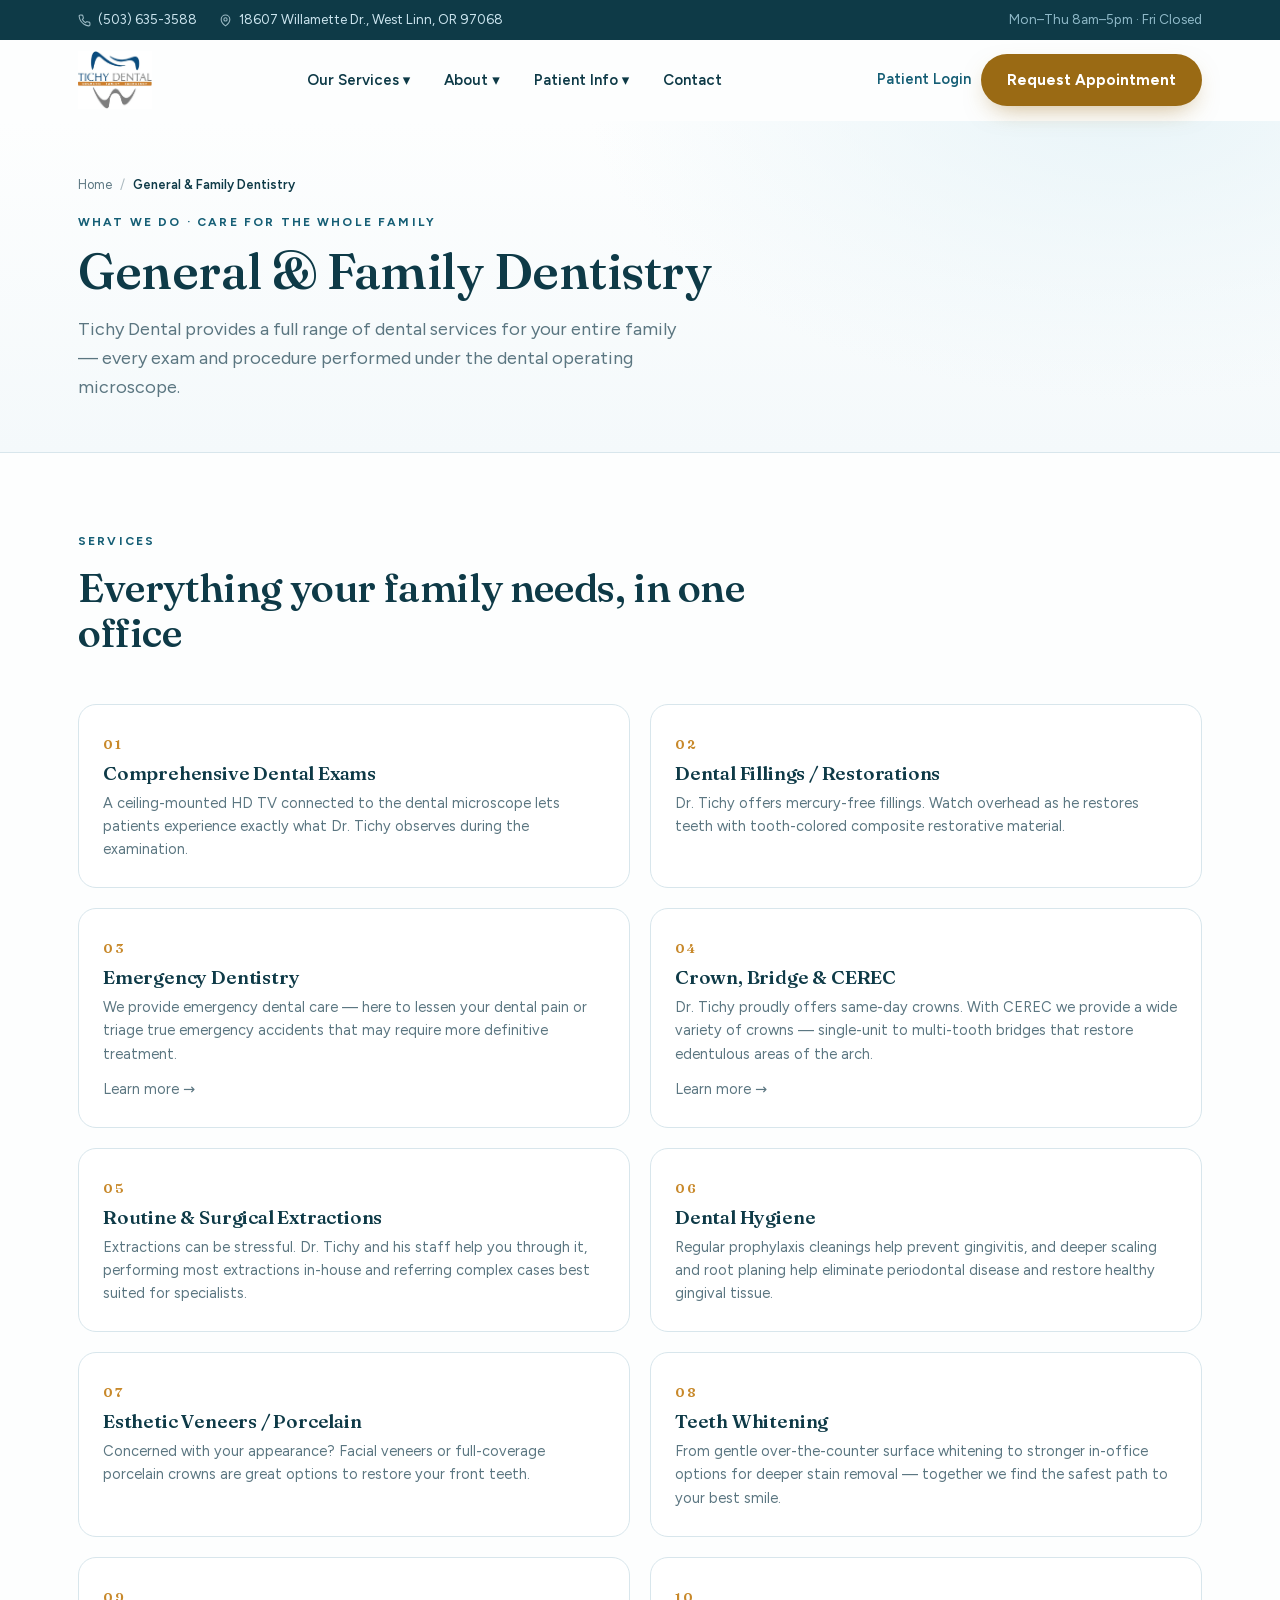
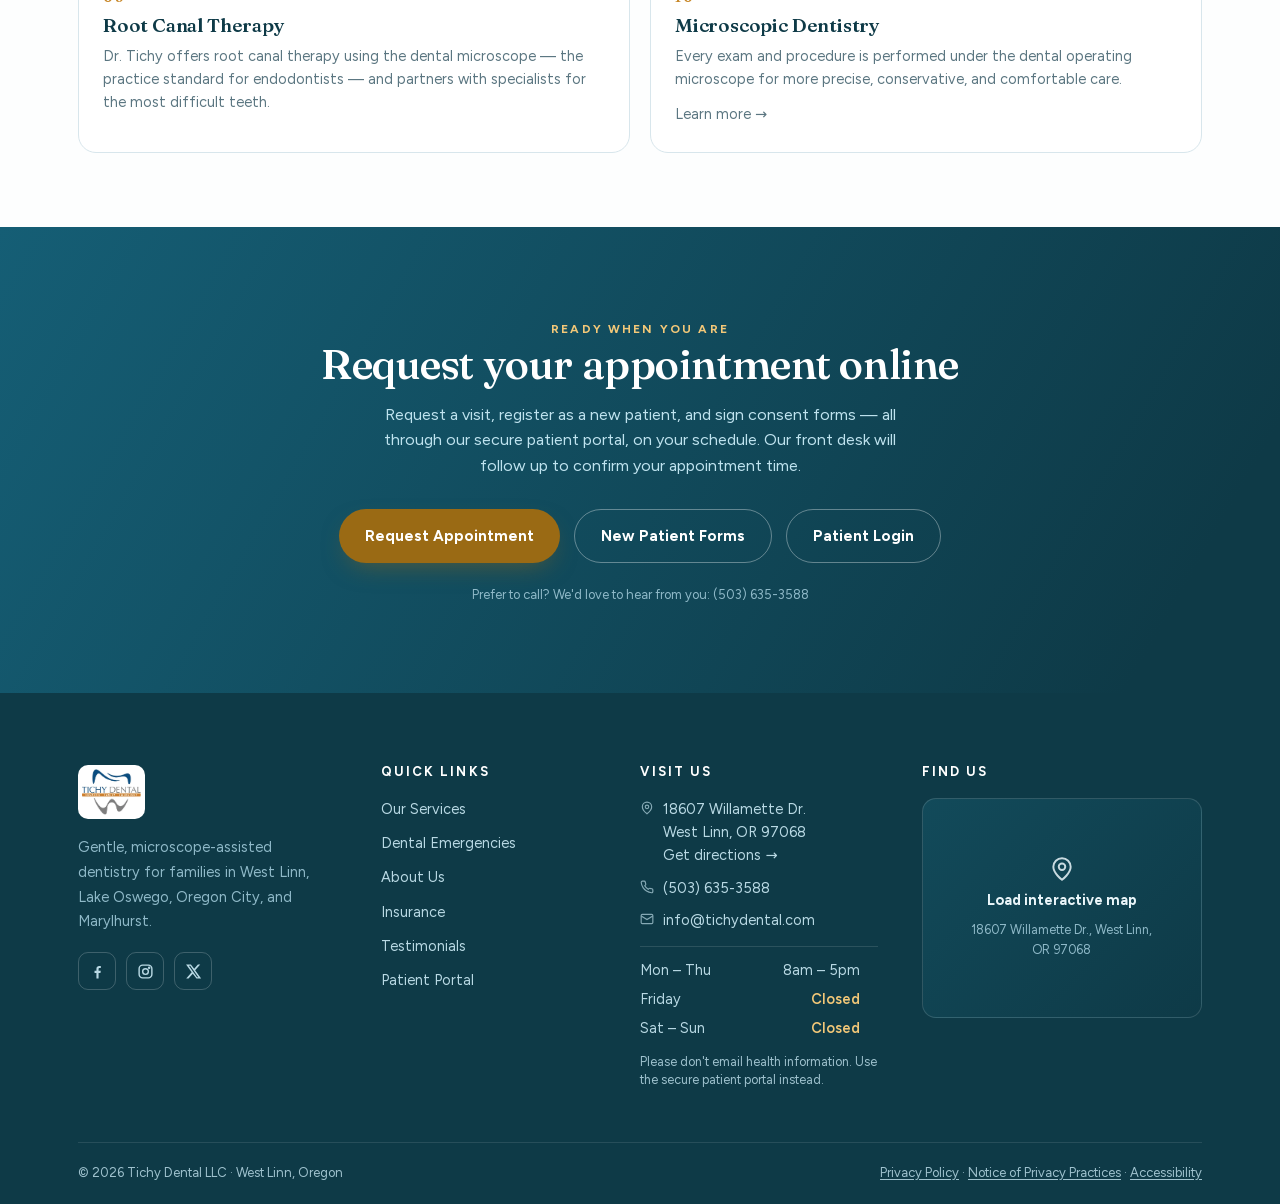
<file: general-dentistry.html>
<!DOCTYPE html>
<html lang="en">
<head>
<meta charset="UTF-8">
<meta name="viewport" content="width=device-width, initial-scale=1.0">
<title>General &amp; Family Dentistry | Tichy Dental, West Linn OR</title>
<meta name="description" content="Comprehensive exams, mercury-free fillings, crowns, extractions, hygiene, veneers, whitening and root canal therapy — all under the microscope at Tichy Dental.">
<link rel="preload" href="assets/fonts/figtree-latin.woff2" as="font" type="font/woff2" crossorigin>
<link rel="preload" href="assets/fonts/fraunces-normal-latin.woff2" as="font" type="font/woff2" crossorigin>
<link rel="preload" href="assets/fonts/fraunces-italic-latin.woff2" as="font" type="font/woff2" crossorigin>
<link rel="stylesheet" href="assets/css/site.css">
<link rel="canonical" href="https://www.tichydental.com/general-dentistry">
<link rel="icon" type="image/png" sizes="32x32" href="assets/img/favicon-32.png">
<link rel="apple-touch-icon" href="assets/img/apple-touch-icon.png">
<meta property="og:type" content="website">
<meta property="og:site_name" content="Tichy Dental">
<meta property="og:title" content="General &amp; Family Dentistry | Tichy Dental, West Linn OR">
<meta property="og:description" content="Comprehensive exams, mercury-free fillings, crowns, extractions, hygiene, veneers, whitening and root canal therapy — all under the microscope at Tichy Dental.">
<meta property="og:url" content="https://www.tichydental.com/general-dentistry">
<meta property="og:image" content="https://rainmanjam.github.io/tichy-dental-concept/assets/img/og-image.jpg">
<meta name="twitter:card" content="summary_large_image">
<script type="application/ld+json">{"@context": "https://schema.org", "@graph": [{"@type": "Dentist", "@id": "https://www.tichydental.com/#dentist", "name": "Tichy Dental", "url": "https://www.tichydental.com/", "telephone": "+1-503-635-3588", "email": "info@tichydental.com", "image": "https://rainmanjam.github.io/tichy-dental-concept/assets/img/og-image.jpg", "logo": "https://rainmanjam.github.io/tichy-dental-concept/assets/img/apple-touch-icon.png", "address": {"@type": "PostalAddress", "streetAddress": "18607 Willamette Dr.", "addressLocality": "West Linn", "addressRegion": "OR", "postalCode": "97068", "addressCountry": "US"}, "geo": {"@type": "GeoCoordinates", "latitude": 45.3912526, "longitude": -122.6463701}, "hasMap": "https://maps.google.com/?cid=16812813104947599883", "openingHoursSpecification": [{"@type": "OpeningHoursSpecification", "dayOfWeek": ["Monday", "Tuesday", "Wednesday", "Thursday"], "opens": "08:00", "closes": "17:00"}], "areaServed": ["West Linn", "Lake Oswego", "Oregon City"], "sameAs": ["https://maps.google.com/?cid=16812813104947599883", "https://www.facebook.com/TichyDental/", "https://www.instagram.com/tichydental/", "https://twitter.com/MichaelTichyDMD", "https://www.yelp.com/biz/tichy-dental-west-linn"], "founder": {"@id": "https://www.tichydental.com/meet-dr-tichy#dr-tichy"}, "employee": {"@id": "https://www.tichydental.com/meet-dr-tichy#dr-tichy"}}, {"@type": "Person", "@id": "https://www.tichydental.com/meet-dr-tichy#dr-tichy", "name": "Dr. Michael Tichy", "honorificSuffix": "D.M.D.", "jobTitle": "Dentist", "url": "https://www.tichydental.com/meet-dr-tichy", "image": "https://rainmanjam.github.io/tichy-dental-concept/assets/img/f9995c_119eb82f2552473c929929d883e91d19.webp", "alumniOf": [{"@type": "CollegeOrUniversity", "name": "Oregon Health & Science University"}, {"@type": "CollegeOrUniversity", "name": "Portland State University"}], "worksFor": {"@id": "https://www.tichydental.com/#dentist"}}, {"@type": "WebPage", "@id": "https://www.tichydental.com/general-dentistry#webpage", "url": "https://www.tichydental.com/general-dentistry", "name": "General & Family Dentistry | Tichy Dental, West Linn OR", "description": "Comprehensive exams, mercury-free fillings, crowns, extractions, hygiene, veneers, whitening and root canal therapy — all under the microscope at Tichy Dental.", "about": {"@id": "https://www.tichydental.com/#dentist"}, "dateModified": "2026-10-20", "breadcrumb": {"@id": "https://www.tichydental.com/general-dentistry#breadcrumb"}}, {"@type": "BreadcrumbList", "@id": "https://www.tichydental.com/general-dentistry#breadcrumb", "itemListElement": [{"@type": "ListItem", "position": 1, "name": "Home", "item": "https://www.tichydental.com/"}, {"@type": "ListItem", "position": 2, "name": "General & Family Dentistry", "item": "https://www.tichydental.com/general-dentistry"}]}, {"@type": "Service", "name": "General & Family Dentistry", "serviceType": "General & Family Dentistry", "url": "https://www.tichydental.com/general-dentistry", "provider": {"@id": "https://www.tichydental.com/#dentist"}, "areaServed": "West Linn, OR"}]}</script>
<meta name="robots" content="noindex">

</head>
<body>
<a class="skip-link" href="#main">Skip to main content</a>
<!-- top utility bar -->
<div class="topbar">
  <div class="wrap">
    <div class="left">
      <a href="tel:5036353588"><svg width="13" height="13" viewBox="0 0 24 24" fill="none" stroke="currentColor" stroke-width="2"><path d="M22 16.9v3a2 2 0 0 1-2.2 2 19.8 19.8 0 0 1-8.6-3A19.5 19.5 0 0 1 5.2 13 19.8 19.8 0 0 1 2.1 4.2 2 2 0 0 1 4.1 2h3a2 2 0 0 1 2 1.7c.1 1 .4 2 .7 2.9a2 2 0 0 1-.5 2.1L8.1 10a16 16 0 0 0 6 6l1.3-1.3a2 2 0 0 1 2.1-.4c1 .3 1.9.5 2.9.7a2 2 0 0 1 1.6 2z"/></svg> (503) 635-3588</a>
      <a class="addr" href="https://www.google.com/maps/place/Tichy+Dental+LLC/@45.3912526,-122.6463701,15z/data=!4m5!3m4!1s0x0:0xe9531c70db6f1a0b!8m2!3d45.3912526!4d-122.6463701" target="_blank" rel="noopener"><svg width="13" height="13" viewBox="0 0 24 24" fill="none" stroke="currentColor" stroke-width="2"><path d="M20 10c0 6-8 12-8 12S4 16 4 10a8 8 0 0 1 16 0z"/><circle cx="12" cy="10" r="3"/></svg> 18607 Willamette Dr., West Linn, OR 97068</a>
    </div>
    <span class="hours">Mon–Thu 8am–5pm · Fri Closed</span>
  </div>
</div>
<!-- header -->
<header class="site" id="siteHeader">
  <div class="wrap navrow">
    <a class="brand" href="index.html" aria-label="Tichy Dental — home">
      <img width="628" height="492" src="assets/img/f9995c_cca9f03d99c441ec81741650af77e7dd.webp" alt="Tichy Dental — cosmetic, family &amp; emergency dentistry">
    </a>
    <nav class="main" id="mainNav">
      <div>
        <a class="top" href="index.html#services">Our Services ▾</a>
        <div class="dd">
          <span class="sub">General</span>
          <a href="general-dentistry.html">General &amp; Family Dentistry</a>
          <a href="emergency-dentist.html">Emergency Dental Care</a>
          <span class="sub">Cosmetic</span>
          <a href="clarity-aligners.html">3M Clarity Aligners</a>
          <span class="sub">Restorative</span>
          <a href="cerec-crowns.html">CEREC Same-Day Crowns</a>
          <span class="sub">Advanced Technology</span>
          <a href="microscopically-assisted-dentistry.html">Microscopic Dentistry</a>
        </div>
      </div>
      <div>
        <a class="top" href="index.html#about">About ▾</a>
        <div class="dd">
          <a href="meet-dr-tichy.html">Meet Dr. Tichy</a>
          <a href="meet-dr-tichy.html#team">Our Team</a>
          <a href="testimonials.html">Patient Reviews</a>
        </div>
      </div>
      <div>
        <a class="top" href="index.html#book">Patient Info ▾</a>
        <div class="dd">
          <a href="https://tch.identalcloud.com/TichyDental/Patient/_practice/1/Registration" target="_blank" rel="noopener">New Patient Forms</a>
          <a href="insurance.html">Insurance &amp; Billing</a>
          <a href="faq.html">FAQ</a>
        </div>
      </div>
      <div><a class="top" href="#contact">Contact</a></div>
    </nav>
    <div class="nav-cta">
      <a class="login-link" href="https://tch.identalcloud.com/TichyDental/Patient/_practice/1" target="_blank" rel="noopener">Patient Login</a>
      <a class="btn btn-amber" href="https://tch.identalcloud.com/TichyDental/Patient/_practice/1/Appointment" target="_blank" rel="noopener">Request Appointment</a>
      <button class="hamburger" id="hamburger" aria-label="Open menu" aria-controls="mainNav" aria-expanded="false">☰</button>
    </div>
  </div>
</header>
<main id="main" tabindex="-1">
<div class="subhero">
  <div class="wrap">
    <nav class="breadcrumb" aria-label="Breadcrumb"><a href="index.html">Home</a><span class="sep">/</span><span class="here">General &amp; Family Dentistry</span></nav>
    <span class="eyebrow">What We Do · Care For The Whole Family</span>
    <h1>General &amp; Family Dentistry</h1>
    <p class="lede">Tichy Dental provides a full range of dental services for your entire family — every exam and procedure performed under the dental operating microscope.</p>
  </div>
</div>

<section class="pagebody">
  <div class="wrap">
    <div class="sec-head rv" style="max-width:720px">
      <span class="eyebrow">Services</span>
      <h2>Everything your family needs, in one office</h2>
    </div>
    <div class="svc-list">
      <div class="item rv"><span class="num">01</span><h3>Comprehensive Dental Exams</h3><p>A ceiling-mounted HD TV connected to the dental microscope lets patients experience exactly what Dr. Tichy observes during the examination.</p></div>
      <div class="item rv"><span class="num">02</span><h3>Dental Fillings / Restorations</h3><p>Dr. Tichy offers mercury-free fillings. Watch overhead as he restores teeth with tooth-colored composite restorative material.</p></div>
      <div class="item rv"><span class="num">03</span><h3>Emergency Dentistry</h3><p>We provide emergency dental care — here to lessen your dental pain or triage true emergency accidents that may require more definitive treatment.</p><p style="margin-top:12px"><a class="inline" href="emergency-dentist.html">Learn more →</a></p></div>
      <div class="item rv"><span class="num">04</span><h3>Crown, Bridge &amp; CEREC</h3><p>Dr. Tichy proudly offers same-day crowns. With CEREC we provide a wide variety of crowns — single-unit to multi-tooth bridges that restore edentulous areas of the arch.</p><p style="margin-top:12px"><a class="inline" href="cerec-crowns.html">Learn more →</a></p></div>
      <div class="item rv"><span class="num">05</span><h3>Routine &amp; Surgical Extractions</h3><p>Extractions can be stressful. Dr. Tichy and his staff help you through it, performing most extractions in-house and referring complex cases best suited for specialists.</p></div>
      <div class="item rv"><span class="num">06</span><h3>Dental Hygiene</h3><p>Regular prophylaxis cleanings help prevent gingivitis, and deeper scaling and root planing help eliminate periodontal disease and restore healthy gingival tissue.</p></div>
      <div class="item rv"><span class="num">07</span><h3>Esthetic Veneers / Porcelain</h3><p>Concerned with your appearance? Facial veneers or full-coverage porcelain crowns are great options to restore your front teeth.</p></div>
      <div class="item rv"><span class="num">08</span><h3>Teeth Whitening</h3><p>From gentle over-the-counter surface whitening to stronger in-office options for deeper stain removal — together we find the safest path to your best smile.</p></div>
      <div class="item rv"><span class="num">09</span><h3>Root Canal Therapy</h3><p>Dr. Tichy offers root canal therapy using the dental microscope — the practice standard for endodontists — and partners with specialists for the most difficult teeth.</p></div>
      <div class="item rv"><span class="num">10</span><h3>Microscopic Dentistry</h3><p>Every exam and procedure is performed under the dental operating microscope for more precise, conservative, and comfortable care.</p><p style="margin-top:12px"><a class="inline" href="microscopically-assisted-dentistry.html">Learn more →</a></p></div>
    </div>
  </div>
</section>
<!-- booking band -->
<section class="book" id="book">
  <div class="wrap rv">
    <span class="eyebrow" style="color:#F3C878">Ready When You Are</span>
    <h2>Request your appointment online</h2>
    <p>Request a visit, register as a new patient, and sign consent forms — all through our secure patient portal, on your schedule. Our front desk will follow up to confirm your appointment time.</p>
    <div class="row">
      <a class="btn btn-amber" href="https://tch.identalcloud.com/TichyDental/Patient/_practice/1/Appointment" target="_blank" rel="noopener">Request Appointment</a>
      <a class="btn btn-ghost" href="https://tch.identalcloud.com/TichyDental/Patient/_practice/1/Registration" target="_blank" rel="noopener">New Patient Forms</a>
      <a class="btn btn-ghost" href="https://tch.identalcloud.com/TichyDental/Patient/_practice/1" target="_blank" rel="noopener">Patient Login</a>
    </div>
    <div class="note">Prefer to call? We'd love to hear from you: (503) 635-3588</div>
  </div>
</section>
</main>
<!-- footer -->
<footer id="contact">
  <div class="wrap">
    <div class="foot-grid">
      <div>
        <div class="fbrand">
          <img width="628" height="492" src="assets/img/f9995c_cca9f03d99c441ec81741650af77e7dd.webp" alt="Tichy Dental logo">
        </div>
        <p class="mission">Gentle, microscope-assisted dentistry for families in West Linn, Lake Oswego, Oregon City, and Marylhurst.</p>
        <div class="socials">
          <a href="https://www.facebook.com/TichyDental/" target="_blank" rel="noopener" aria-label="Facebook"><svg width="17" height="17" viewBox="0 0 24 24" fill="currentColor"><path d="M13.5 22v-8h2.7l.4-3.2h-3.1V8.7c0-.9.3-1.6 1.7-1.6h1.5V4.2c-.3 0-1.2-.1-2.3-.1-2.3 0-3.9 1.4-3.9 4v2.7H7.8V14h2.7v8z"/></svg></a>
          <a href="https://www.instagram.com/tichydental/" target="_blank" rel="noopener" aria-label="Instagram"><svg width="17" height="17" viewBox="0 0 24 24" fill="none" stroke="currentColor" stroke-width="2"><rect x="3" y="3" width="18" height="18" rx="5"/><circle cx="12" cy="12" r="4"/><circle cx="17.2" cy="6.8" r=".8" fill="currentColor"/></svg></a>
          <a href="https://twitter.com/MichaelTichyDMD" target="_blank" rel="noopener" aria-label="Twitter / X"><svg width="17" height="17" viewBox="0 0 24 24" fill="currentColor"><path d="M18.2 2h3.3l-7.2 8.3L22.8 22h-6.6l-5.2-6.8L5 22H1.7l7.7-8.9L1.5 2h6.8l4.7 6.2zm-1.2 18h1.8L7.3 3.9H5.4z"/></svg></a>
        </div>
      </div>
      <div>
        <h2>Quick Links</h2>
        <ul>
          <li><a href="general-dentistry.html">Our Services</a></li>
          <li><a href="emergency-dentist.html">Dental Emergencies</a></li>
          <li><a href="meet-dr-tichy.html">About Us</a></li>
          <li><a href="insurance.html">Insurance</a></li>
          <li><a href="testimonials.html">Testimonials</a></li>
          <li><a href="https://tch.identalcloud.com/TichyDental/Patient/_practice/1" target="_blank" rel="noopener">Patient Portal</a></li>
        </ul>
      </div>
      <div>
        <h2>Visit Us</h2>
        <div class="nap">
          <div><svg width="14" height="14" viewBox="0 0 24 24" fill="none" stroke="currentColor" stroke-width="2"><path d="M20 10c0 6-8 12-8 12S4 16 4 10a8 8 0 0 1 16 0z"/><circle cx="12" cy="10" r="3"/></svg><span>18607 Willamette Dr.<br>West Linn, OR 97068<br><a href="https://www.google.com/maps/dir/?api=1&destination=Tichy+Dental+LLC,+18607+Willamette+Dr,+West+Linn,+OR+97068" target="_blank" rel="noopener">Get directions &rarr;</a></span></div>
          <div><svg width="14" height="14" viewBox="0 0 24 24" fill="none" stroke="currentColor" stroke-width="2"><path d="M22 16.9v3a2 2 0 0 1-2.2 2 19.8 19.8 0 0 1-8.6-3A19.5 19.5 0 0 1 5.2 13 19.8 19.8 0 0 1 2.1 4.2 2 2 0 0 1 4.1 2h3a2 2 0 0 1 2 1.7c.1 1 .4 2 .7 2.9a2 2 0 0 1-.5 2.1L8.1 10a16 16 0 0 0 6 6l1.3-1.3a2 2 0 0 1 2.1-.4c1 .3 1.9.5 2.9.7a2 2 0 0 1 1.6 2z"/></svg><a href="tel:5036353588">(503) 635-3588</a></div>
          <div><svg width="14" height="14" viewBox="0 0 24 24" fill="none" stroke="currentColor" stroke-width="2"><rect x="2" y="4" width="20" height="16" rx="2"/><path d="M22 7l-10 6L2 7"/></svg><a href="mailto:info@tichydental.com">info@tichydental.com</a></div>
        </div>
        <div class="hourstable">
          <div><span>Mon – Thu</span><span>8am – 5pm</span></div>
          <div><span>Friday</span><span class="closed">Closed</span></div>
          <div><span>Sat – Sun</span><span class="closed">Closed</span></div>
        </div>
        <p class="fine">Please don't email health information. Use the secure patient portal instead.</p>
      </div>
      <div class="fmap">
        <h2>Find Us</h2>
        <div class="mapfacade" id="mapFacade" role="button" tabindex="0"
             data-src="https://www.google.com/maps?q=Tichy+Dental+LLC,+18607+Willamette+Dr,+West+Linn,+OR+97068&output=embed">
          <svg width="26" height="26" viewBox="0 0 24 24" fill="none" stroke="currentColor" stroke-width="1.8"><path d="M20 10c0 6-8 12-8 12S4 16 4 10a8 8 0 0 1 16 0z"/><circle cx="12" cy="10" r="3"/></svg>
          <strong>Load interactive map</strong>
          <small>18607 Willamette Dr., West Linn, OR 97068</small>
        </div>
      </div>
    </div>
    <div class="legal">
      <span>© 2026 Tichy Dental LLC · West Linn, Oregon</span>
      <span><a href="privacy.html">Privacy Policy</a> · <a href="notice-of-privacy-practices.html">Notice of Privacy Practices</a> · <a href="accessibility.html">Accessibility</a></span>
    </div>
  </div>
</footer>

<script src="assets/js/site.js"></script>
</body>
</html>
</file>
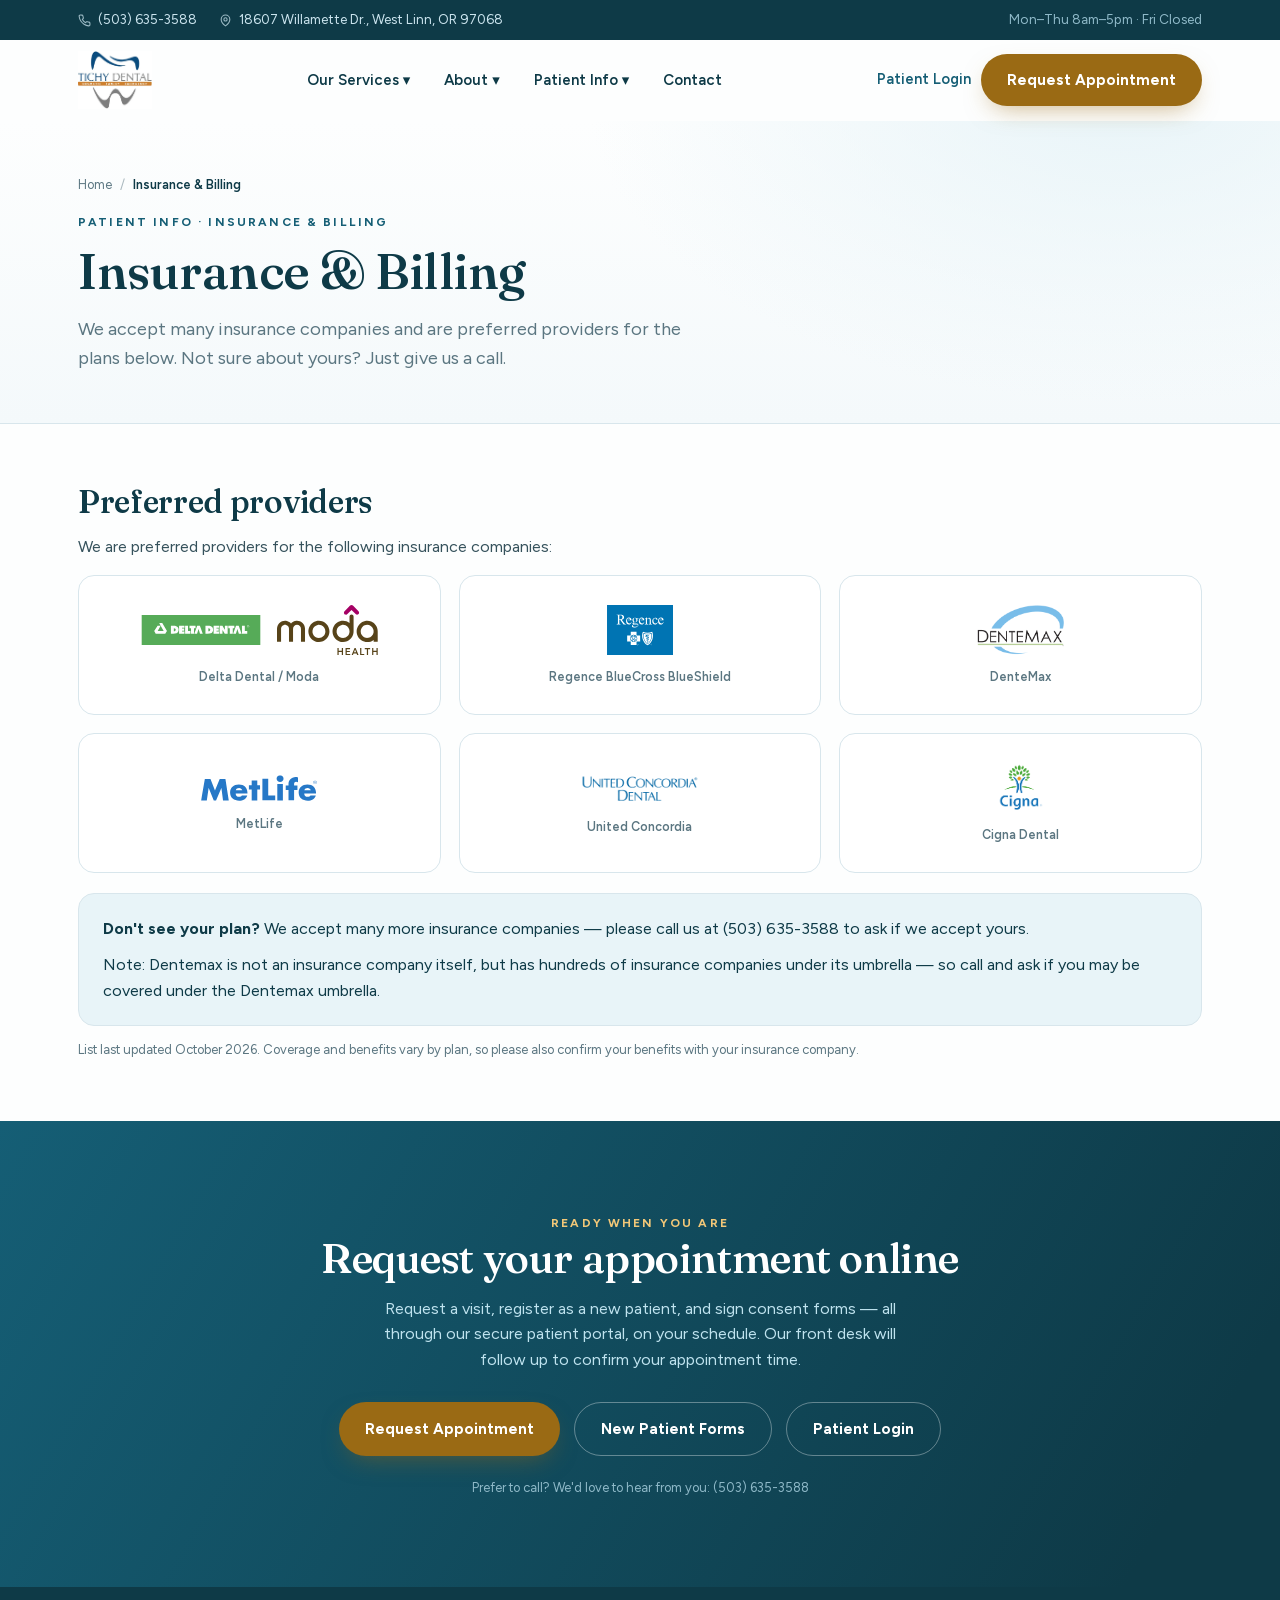
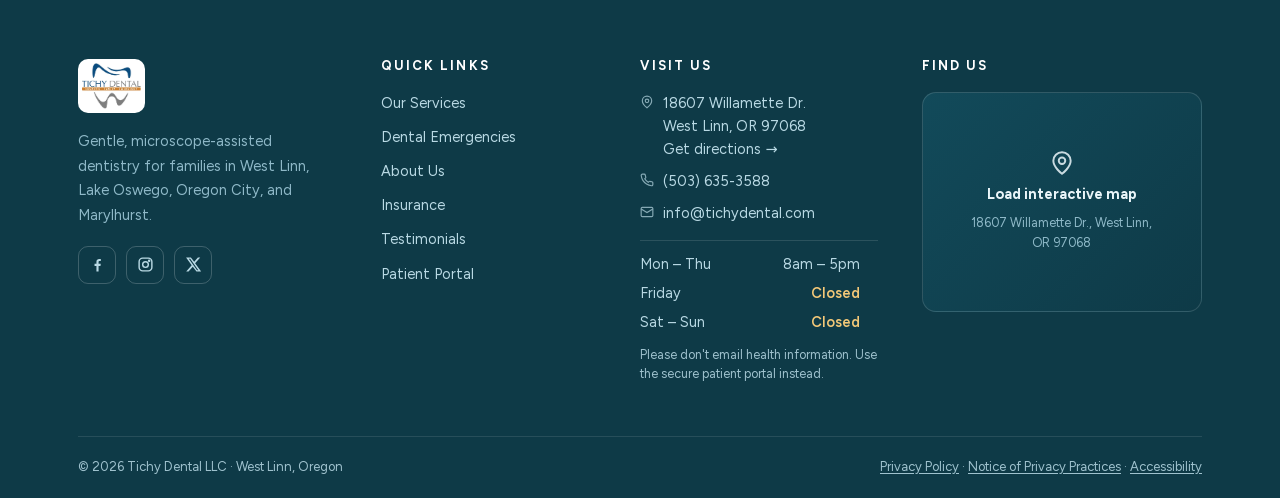
<file: insurance.html>
<!DOCTYPE html>
<html lang="en">
<head>
<meta charset="UTF-8">
<meta name="viewport" content="width=device-width, initial-scale=1.0">
<title>Insurance &amp; Billing | Tichy Dental, West Linn OR</title>
<meta name="description" content="Dental insurances accepted at Tichy Dental — preferred providers include Delta Dental/Moda, Regence, Dentemax, MetLife, United Concordia and Cigna.">
<link rel="preload" href="assets/fonts/figtree-latin.woff2" as="font" type="font/woff2" crossorigin>
<link rel="preload" href="assets/fonts/fraunces-normal-latin.woff2" as="font" type="font/woff2" crossorigin>
<link rel="preload" href="assets/fonts/fraunces-italic-latin.woff2" as="font" type="font/woff2" crossorigin>
<link rel="stylesheet" href="assets/css/site.css">
<link rel="canonical" href="https://www.tichydental.com/insurance">
<link rel="icon" type="image/png" sizes="32x32" href="assets/img/favicon-32.png">
<link rel="apple-touch-icon" href="assets/img/apple-touch-icon.png">
<meta property="og:type" content="website">
<meta property="og:site_name" content="Tichy Dental">
<meta property="og:title" content="Insurance &amp; Billing | Tichy Dental, West Linn OR">
<meta property="og:description" content="Dental insurances accepted at Tichy Dental — preferred providers include Delta Dental/Moda, Regence, Dentemax, MetLife, United Concordia and Cigna.">
<meta property="og:url" content="https://www.tichydental.com/insurance">
<meta property="og:image" content="https://rainmanjam.github.io/tichy-dental-concept/assets/img/og-image.jpg">
<meta name="twitter:card" content="summary_large_image">
<script type="application/ld+json">{"@context": "https://schema.org", "@graph": [{"@type": "Dentist", "@id": "https://www.tichydental.com/#dentist", "name": "Tichy Dental", "url": "https://www.tichydental.com/", "telephone": "+1-503-635-3588", "email": "info@tichydental.com", "image": "https://rainmanjam.github.io/tichy-dental-concept/assets/img/og-image.jpg", "logo": "https://rainmanjam.github.io/tichy-dental-concept/assets/img/apple-touch-icon.png", "address": {"@type": "PostalAddress", "streetAddress": "18607 Willamette Dr.", "addressLocality": "West Linn", "addressRegion": "OR", "postalCode": "97068", "addressCountry": "US"}, "geo": {"@type": "GeoCoordinates", "latitude": 45.3912526, "longitude": -122.6463701}, "hasMap": "https://maps.google.com/?cid=16812813104947599883", "openingHoursSpecification": [{"@type": "OpeningHoursSpecification", "dayOfWeek": ["Monday", "Tuesday", "Wednesday", "Thursday"], "opens": "08:00", "closes": "17:00"}], "areaServed": ["West Linn", "Lake Oswego", "Oregon City"], "sameAs": ["https://maps.google.com/?cid=16812813104947599883", "https://www.facebook.com/TichyDental/", "https://www.instagram.com/tichydental/", "https://twitter.com/MichaelTichyDMD", "https://www.yelp.com/biz/tichy-dental-west-linn"], "founder": {"@id": "https://www.tichydental.com/meet-dr-tichy#dr-tichy"}, "employee": {"@id": "https://www.tichydental.com/meet-dr-tichy#dr-tichy"}}, {"@type": "Person", "@id": "https://www.tichydental.com/meet-dr-tichy#dr-tichy", "name": "Dr. Michael Tichy", "honorificSuffix": "D.M.D.", "jobTitle": "Dentist", "url": "https://www.tichydental.com/meet-dr-tichy", "image": "https://rainmanjam.github.io/tichy-dental-concept/assets/img/f9995c_119eb82f2552473c929929d883e91d19.webp", "alumniOf": [{"@type": "CollegeOrUniversity", "name": "Oregon Health & Science University"}, {"@type": "CollegeOrUniversity", "name": "Portland State University"}], "worksFor": {"@id": "https://www.tichydental.com/#dentist"}}, {"@type": "WebPage", "@id": "https://www.tichydental.com/insurance#webpage", "url": "https://www.tichydental.com/insurance", "name": "Insurance & Billing | Tichy Dental, West Linn OR", "description": "Dental insurances accepted at Tichy Dental — preferred providers include Delta Dental/Moda, Regence, Dentemax, MetLife, United Concordia and Cigna.", "about": {"@id": "https://www.tichydental.com/#dentist"}, "dateModified": "2026-10-20", "breadcrumb": {"@id": "https://www.tichydental.com/insurance#breadcrumb"}}, {"@type": "BreadcrumbList", "@id": "https://www.tichydental.com/insurance#breadcrumb", "itemListElement": [{"@type": "ListItem", "position": 1, "name": "Home", "item": "https://www.tichydental.com/"}, {"@type": "ListItem", "position": 2, "name": "Insurance & Billing", "item": "https://www.tichydental.com/insurance"}]}]}</script>
<meta name="robots" content="noindex">

</head>
<body>
<a class="skip-link" href="#main">Skip to main content</a>
<!-- top utility bar -->
<div class="topbar">
  <div class="wrap">
    <div class="left">
      <a href="tel:5036353588"><svg width="13" height="13" viewBox="0 0 24 24" fill="none" stroke="currentColor" stroke-width="2"><path d="M22 16.9v3a2 2 0 0 1-2.2 2 19.8 19.8 0 0 1-8.6-3A19.5 19.5 0 0 1 5.2 13 19.8 19.8 0 0 1 2.1 4.2 2 2 0 0 1 4.1 2h3a2 2 0 0 1 2 1.7c.1 1 .4 2 .7 2.9a2 2 0 0 1-.5 2.1L8.1 10a16 16 0 0 0 6 6l1.3-1.3a2 2 0 0 1 2.1-.4c1 .3 1.9.5 2.9.7a2 2 0 0 1 1.6 2z"/></svg> (503) 635-3588</a>
      <a class="addr" href="https://www.google.com/maps/place/Tichy+Dental+LLC/@45.3912526,-122.6463701,15z/data=!4m5!3m4!1s0x0:0xe9531c70db6f1a0b!8m2!3d45.3912526!4d-122.6463701" target="_blank" rel="noopener"><svg width="13" height="13" viewBox="0 0 24 24" fill="none" stroke="currentColor" stroke-width="2"><path d="M20 10c0 6-8 12-8 12S4 16 4 10a8 8 0 0 1 16 0z"/><circle cx="12" cy="10" r="3"/></svg> 18607 Willamette Dr., West Linn, OR 97068</a>
    </div>
    <span class="hours">Mon–Thu 8am–5pm · Fri Closed</span>
  </div>
</div>
<!-- header -->
<header class="site" id="siteHeader">
  <div class="wrap navrow">
    <a class="brand" href="index.html" aria-label="Tichy Dental — home">
      <img width="628" height="492" src="assets/img/f9995c_cca9f03d99c441ec81741650af77e7dd.webp" alt="Tichy Dental — cosmetic, family &amp; emergency dentistry">
    </a>
    <nav class="main" id="mainNav">
      <div>
        <a class="top" href="index.html#services">Our Services ▾</a>
        <div class="dd">
          <span class="sub">General</span>
          <a href="general-dentistry.html">General &amp; Family Dentistry</a>
          <a href="emergency-dentist.html">Emergency Dental Care</a>
          <span class="sub">Cosmetic</span>
          <a href="clarity-aligners.html">3M Clarity Aligners</a>
          <span class="sub">Restorative</span>
          <a href="cerec-crowns.html">CEREC Same-Day Crowns</a>
          <span class="sub">Advanced Technology</span>
          <a href="microscopically-assisted-dentistry.html">Microscopic Dentistry</a>
        </div>
      </div>
      <div>
        <a class="top" href="index.html#about">About ▾</a>
        <div class="dd">
          <a href="meet-dr-tichy.html">Meet Dr. Tichy</a>
          <a href="meet-dr-tichy.html#team">Our Team</a>
          <a href="testimonials.html">Patient Reviews</a>
        </div>
      </div>
      <div>
        <a class="top" href="index.html#book">Patient Info ▾</a>
        <div class="dd">
          <a href="https://tch.identalcloud.com/TichyDental/Patient/_practice/1/Registration" target="_blank" rel="noopener">New Patient Forms</a>
          <a href="insurance.html">Insurance &amp; Billing</a>
          <a href="faq.html">FAQ</a>
        </div>
      </div>
      <div><a class="top" href="#contact">Contact</a></div>
    </nav>
    <div class="nav-cta">
      <a class="login-link" href="https://tch.identalcloud.com/TichyDental/Patient/_practice/1" target="_blank" rel="noopener">Patient Login</a>
      <a class="btn btn-amber" href="https://tch.identalcloud.com/TichyDental/Patient/_practice/1/Appointment" target="_blank" rel="noopener">Request Appointment</a>
      <button class="hamburger" id="hamburger" aria-label="Open menu" aria-controls="mainNav" aria-expanded="false">☰</button>
    </div>
  </div>
</header>
<main id="main" tabindex="-1">
<div class="subhero">
  <div class="wrap">
    <nav class="breadcrumb" aria-label="Breadcrumb"><a href="index.html">Home</a><span class="sep">/</span><span class="here">Insurance &amp; Billing</span></nav>
    <span class="eyebrow">Patient Info · Insurance &amp; Billing</span>
    <h1>Insurance &amp; Billing</h1>
    <p class="lede">We accept many insurance companies and are preferred providers for the plans below. Not sure about yours? Just give us a call.</p>
  </div>
</div>

<section class="pagebody tight">
  <div class="wrap">
    <div class="prose wide mt0">
      <h2 class="mt0">Preferred providers</h2>
      <p>We are preferred providers for the following insurance companies:</p>
    </div>
    <div class="ins-grid">
      <div class="ins rv"><div class="logos"><img width="141" height="35" src="assets/img/insurers/delta-dental.svg" alt="Delta Dental logo" loading="lazy"><img width="122" height="60" src="assets/img/insurers/moda.svg" alt="Moda Health logo" loading="lazy"></div><span class="insname">Delta Dental / Moda</span></div>
      <div class="ins rv"><div class="logos"><img width="238" height="180" src="assets/img/insurers/regence.svg" alt="Regence BlueCross BlueShield logo" loading="lazy"></div><span class="insname">Regence BlueCross BlueShield</span></div>
      <div class="ins rv"><div class="logos"><img width="271" height="156" src="assets/img/insurers/dentemax.png" alt="DenteMax logo" loading="lazy"></div><span class="insname">DenteMax</span></div>
      <div class="ins rv"><div class="logos"><img width="750" height="175" src="assets/img/insurers/metlife.svg" alt="MetLife logo" loading="lazy"></div><span class="insname">MetLife</span></div>
      <div class="ins rv"><div class="logos"><img width="280" height="76" src="assets/img/insurers/united-concordia.png" alt="United Concordia logo" loading="lazy"></div><span class="insname">United Concordia</span></div>
      <div class="ins rv"><div class="logos"><img width="218" height="238" src="assets/img/insurers/cigna.png" alt="Cigna logo" loading="lazy"></div><span class="insname">Cigna Dental</span></div>
    </div>
    <div class="ins-note">
      <p style="margin:0 0 10px"><strong>Don't see your plan?</strong> We accept many more insurance companies — please call us at <a class="inline" href="tel:5036353588">(503) 635-3588</a> to ask if we accept yours.</p>
      <p style="margin:0">Note: Dentemax is not an insurance company itself, but has hundreds of insurance companies under its umbrella — so call and ask if you may be covered under the Dentemax umbrella.</p>
    </div>
    <p class="ins-updated">List last updated October 2026. Coverage and benefits vary by plan, so please also confirm your benefits with your insurance company.</p>
  </div>
</section>
<!-- booking band -->
<section class="book" id="book">
  <div class="wrap rv">
    <span class="eyebrow" style="color:#F3C878">Ready When You Are</span>
    <h2>Request your appointment online</h2>
    <p>Request a visit, register as a new patient, and sign consent forms — all through our secure patient portal, on your schedule. Our front desk will follow up to confirm your appointment time.</p>
    <div class="row">
      <a class="btn btn-amber" href="https://tch.identalcloud.com/TichyDental/Patient/_practice/1/Appointment" target="_blank" rel="noopener">Request Appointment</a>
      <a class="btn btn-ghost" href="https://tch.identalcloud.com/TichyDental/Patient/_practice/1/Registration" target="_blank" rel="noopener">New Patient Forms</a>
      <a class="btn btn-ghost" href="https://tch.identalcloud.com/TichyDental/Patient/_practice/1" target="_blank" rel="noopener">Patient Login</a>
    </div>
    <div class="note">Prefer to call? We'd love to hear from you: (503) 635-3588</div>
  </div>
</section>
</main>
<!-- footer -->
<footer id="contact">
  <div class="wrap">
    <div class="foot-grid">
      <div>
        <div class="fbrand">
          <img width="628" height="492" src="assets/img/f9995c_cca9f03d99c441ec81741650af77e7dd.webp" alt="Tichy Dental logo">
        </div>
        <p class="mission">Gentle, microscope-assisted dentistry for families in West Linn, Lake Oswego, Oregon City, and Marylhurst.</p>
        <div class="socials">
          <a href="https://www.facebook.com/TichyDental/" target="_blank" rel="noopener" aria-label="Facebook"><svg width="17" height="17" viewBox="0 0 24 24" fill="currentColor"><path d="M13.5 22v-8h2.7l.4-3.2h-3.1V8.7c0-.9.3-1.6 1.7-1.6h1.5V4.2c-.3 0-1.2-.1-2.3-.1-2.3 0-3.9 1.4-3.9 4v2.7H7.8V14h2.7v8z"/></svg></a>
          <a href="https://www.instagram.com/tichydental/" target="_blank" rel="noopener" aria-label="Instagram"><svg width="17" height="17" viewBox="0 0 24 24" fill="none" stroke="currentColor" stroke-width="2"><rect x="3" y="3" width="18" height="18" rx="5"/><circle cx="12" cy="12" r="4"/><circle cx="17.2" cy="6.8" r=".8" fill="currentColor"/></svg></a>
          <a href="https://twitter.com/MichaelTichyDMD" target="_blank" rel="noopener" aria-label="Twitter / X"><svg width="17" height="17" viewBox="0 0 24 24" fill="currentColor"><path d="M18.2 2h3.3l-7.2 8.3L22.8 22h-6.6l-5.2-6.8L5 22H1.7l7.7-8.9L1.5 2h6.8l4.7 6.2zm-1.2 18h1.8L7.3 3.9H5.4z"/></svg></a>
        </div>
      </div>
      <div>
        <h2>Quick Links</h2>
        <ul>
          <li><a href="general-dentistry.html">Our Services</a></li>
          <li><a href="emergency-dentist.html">Dental Emergencies</a></li>
          <li><a href="meet-dr-tichy.html">About Us</a></li>
          <li><a href="insurance.html">Insurance</a></li>
          <li><a href="testimonials.html">Testimonials</a></li>
          <li><a href="https://tch.identalcloud.com/TichyDental/Patient/_practice/1" target="_blank" rel="noopener">Patient Portal</a></li>
        </ul>
      </div>
      <div>
        <h2>Visit Us</h2>
        <div class="nap">
          <div><svg width="14" height="14" viewBox="0 0 24 24" fill="none" stroke="currentColor" stroke-width="2"><path d="M20 10c0 6-8 12-8 12S4 16 4 10a8 8 0 0 1 16 0z"/><circle cx="12" cy="10" r="3"/></svg><span>18607 Willamette Dr.<br>West Linn, OR 97068<br><a href="https://www.google.com/maps/dir/?api=1&destination=Tichy+Dental+LLC,+18607+Willamette+Dr,+West+Linn,+OR+97068" target="_blank" rel="noopener">Get directions &rarr;</a></span></div>
          <div><svg width="14" height="14" viewBox="0 0 24 24" fill="none" stroke="currentColor" stroke-width="2"><path d="M22 16.9v3a2 2 0 0 1-2.2 2 19.8 19.8 0 0 1-8.6-3A19.5 19.5 0 0 1 5.2 13 19.8 19.8 0 0 1 2.1 4.2 2 2 0 0 1 4.1 2h3a2 2 0 0 1 2 1.7c.1 1 .4 2 .7 2.9a2 2 0 0 1-.5 2.1L8.1 10a16 16 0 0 0 6 6l1.3-1.3a2 2 0 0 1 2.1-.4c1 .3 1.9.5 2.9.7a2 2 0 0 1 1.6 2z"/></svg><a href="tel:5036353588">(503) 635-3588</a></div>
          <div><svg width="14" height="14" viewBox="0 0 24 24" fill="none" stroke="currentColor" stroke-width="2"><rect x="2" y="4" width="20" height="16" rx="2"/><path d="M22 7l-10 6L2 7"/></svg><a href="mailto:info@tichydental.com">info@tichydental.com</a></div>
        </div>
        <div class="hourstable">
          <div><span>Mon – Thu</span><span>8am – 5pm</span></div>
          <div><span>Friday</span><span class="closed">Closed</span></div>
          <div><span>Sat – Sun</span><span class="closed">Closed</span></div>
        </div>
        <p class="fine">Please don't email health information. Use the secure patient portal instead.</p>
      </div>
      <div class="fmap">
        <h2>Find Us</h2>
        <div class="mapfacade" id="mapFacade" role="button" tabindex="0"
             data-src="https://www.google.com/maps?q=Tichy+Dental+LLC,+18607+Willamette+Dr,+West+Linn,+OR+97068&output=embed">
          <svg width="26" height="26" viewBox="0 0 24 24" fill="none" stroke="currentColor" stroke-width="1.8"><path d="M20 10c0 6-8 12-8 12S4 16 4 10a8 8 0 0 1 16 0z"/><circle cx="12" cy="10" r="3"/></svg>
          <strong>Load interactive map</strong>
          <small>18607 Willamette Dr., West Linn, OR 97068</small>
        </div>
      </div>
    </div>
    <div class="legal">
      <span>© 2026 Tichy Dental LLC · West Linn, Oregon</span>
      <span><a href="privacy.html">Privacy Policy</a> · <a href="notice-of-privacy-practices.html">Notice of Privacy Practices</a> · <a href="accessibility.html">Accessibility</a></span>
    </div>
  </div>
</footer>

<script src="assets/js/site.js"></script>
</body>
</html>
</file>
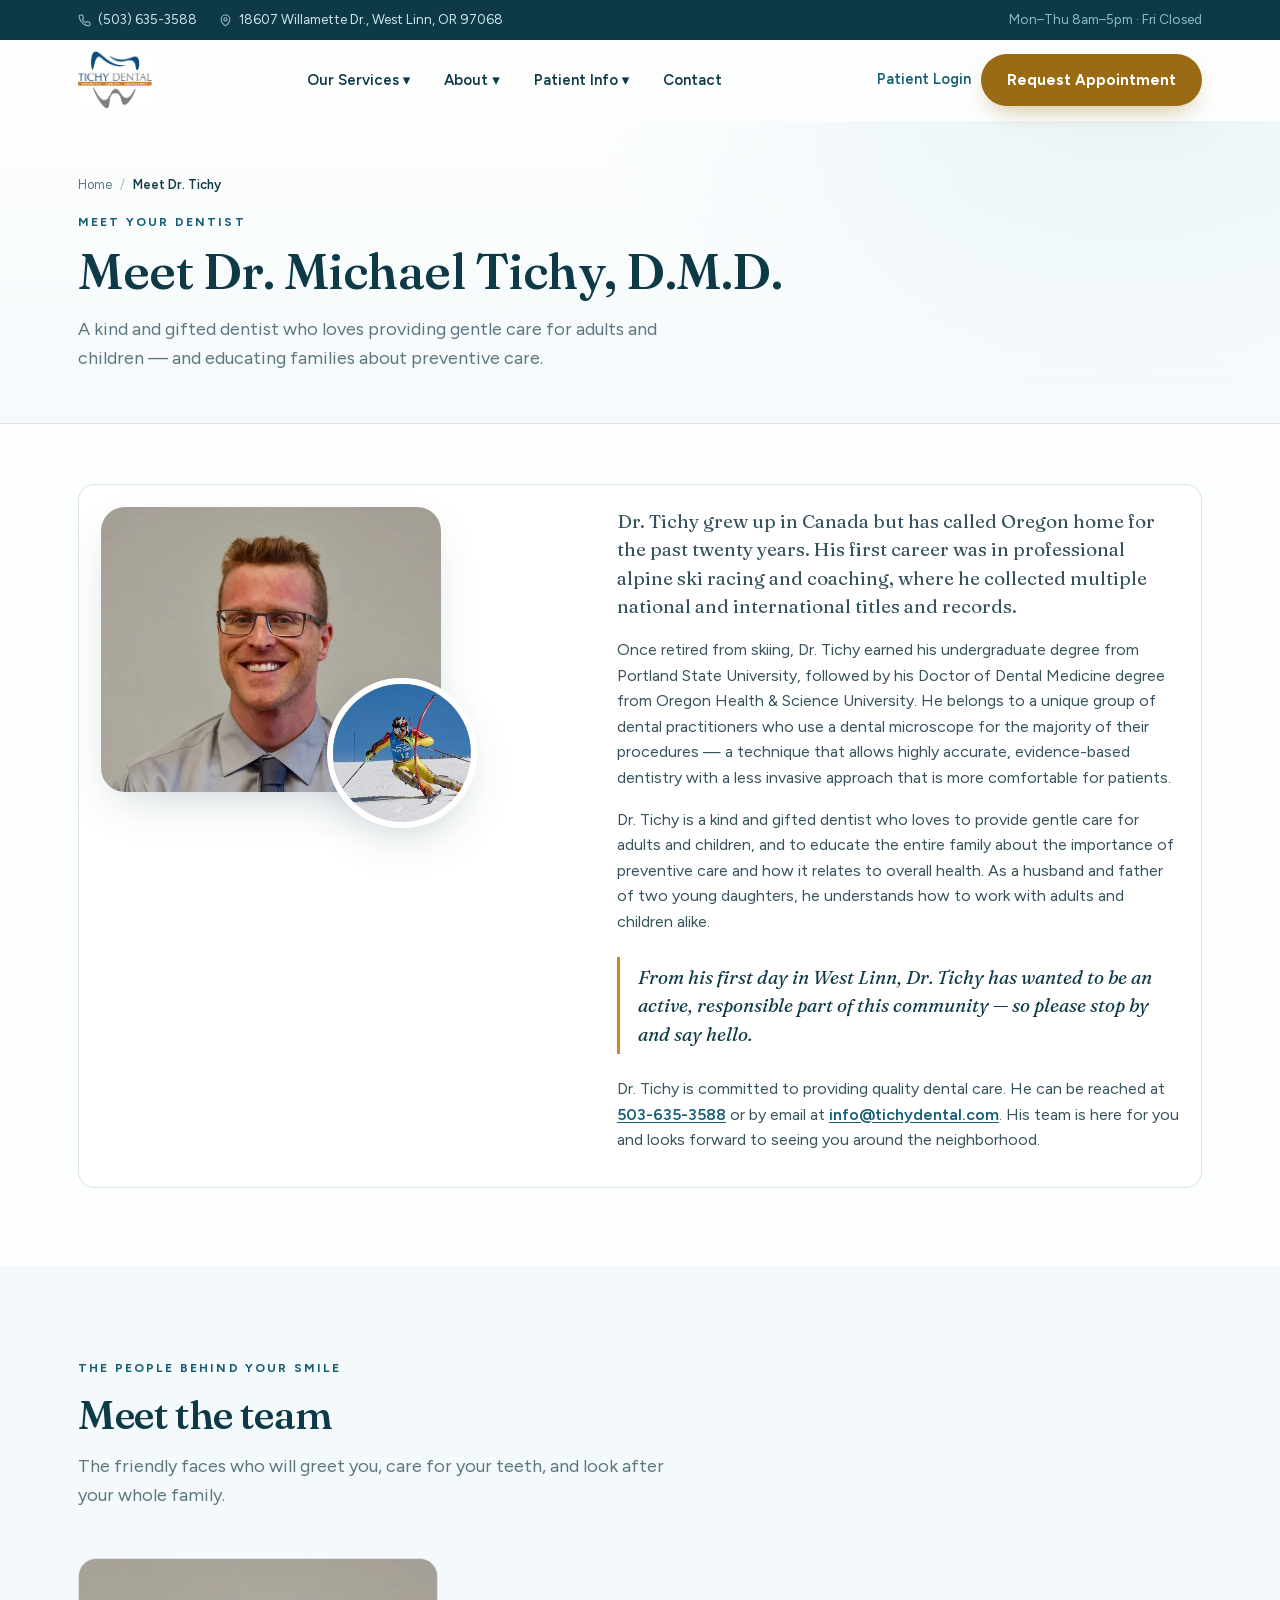
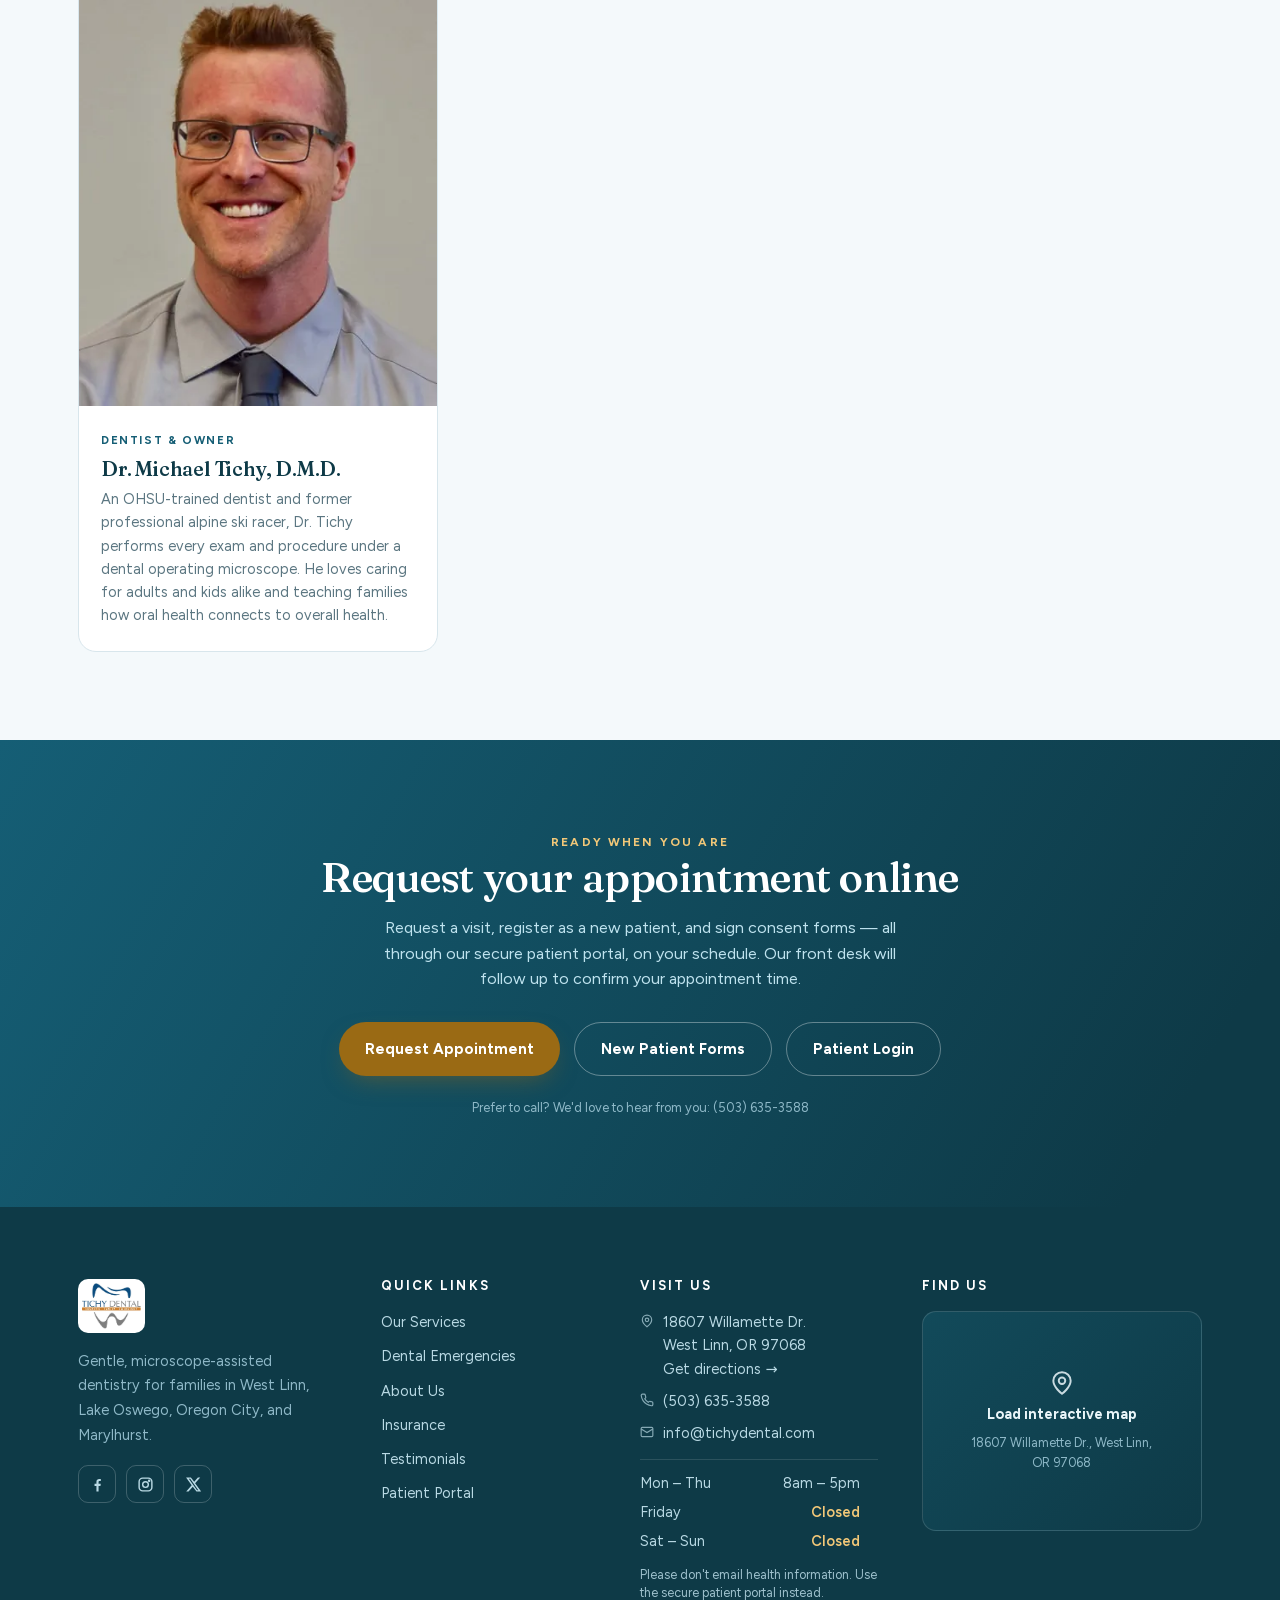
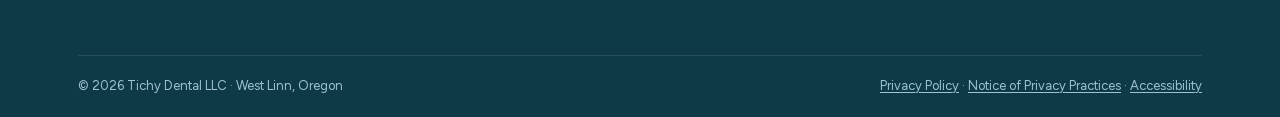
<file: meet-dr-tichy.html>
<!DOCTYPE html>
<html lang="en">
<head>
<meta charset="UTF-8">
<meta name="viewport" content="width=device-width, initial-scale=1.0">
<title>Meet Dr. Michael Tichy, D.M.D. | Tichy Dental, West Linn OR</title>
<meta name="description" content="Meet Dr. Michael Tichy, D.M.D. — OHSU-trained, microscope-assisted dentist and former alpine ski racer serving families in West Linn, Oregon.">
<link rel="preload" href="assets/fonts/figtree-latin.woff2" as="font" type="font/woff2" crossorigin>
<link rel="preload" href="assets/fonts/fraunces-normal-latin.woff2" as="font" type="font/woff2" crossorigin>
<link rel="preload" href="assets/fonts/fraunces-italic-latin.woff2" as="font" type="font/woff2" crossorigin>
<link rel="stylesheet" href="assets/css/site.css">
<link rel="canonical" href="https://www.tichydental.com/meet-dr-tichy">
<link rel="icon" type="image/png" sizes="32x32" href="assets/img/favicon-32.png">
<link rel="apple-touch-icon" href="assets/img/apple-touch-icon.png">
<meta property="og:type" content="website">
<meta property="og:site_name" content="Tichy Dental">
<meta property="og:title" content="Meet Dr. Michael Tichy, D.M.D. | Tichy Dental, West Linn OR">
<meta property="og:description" content="Meet Dr. Michael Tichy, D.M.D. — OHSU-trained, microscope-assisted dentist and former alpine ski racer serving families in West Linn, Oregon.">
<meta property="og:url" content="https://www.tichydental.com/meet-dr-tichy">
<meta property="og:image" content="https://rainmanjam.github.io/tichy-dental-concept/assets/img/og-image.jpg">
<meta name="twitter:card" content="summary_large_image">
<script type="application/ld+json">{"@context": "https://schema.org", "@graph": [{"@type": "Dentist", "@id": "https://www.tichydental.com/#dentist", "name": "Tichy Dental", "url": "https://www.tichydental.com/", "telephone": "+1-503-635-3588", "email": "info@tichydental.com", "image": "https://rainmanjam.github.io/tichy-dental-concept/assets/img/og-image.jpg", "logo": "https://rainmanjam.github.io/tichy-dental-concept/assets/img/apple-touch-icon.png", "address": {"@type": "PostalAddress", "streetAddress": "18607 Willamette Dr.", "addressLocality": "West Linn", "addressRegion": "OR", "postalCode": "97068", "addressCountry": "US"}, "geo": {"@type": "GeoCoordinates", "latitude": 45.3912526, "longitude": -122.6463701}, "hasMap": "https://maps.google.com/?cid=16812813104947599883", "openingHoursSpecification": [{"@type": "OpeningHoursSpecification", "dayOfWeek": ["Monday", "Tuesday", "Wednesday", "Thursday"], "opens": "08:00", "closes": "17:00"}], "areaServed": ["West Linn", "Lake Oswego", "Oregon City"], "sameAs": ["https://maps.google.com/?cid=16812813104947599883", "https://www.facebook.com/TichyDental/", "https://www.instagram.com/tichydental/", "https://twitter.com/MichaelTichyDMD", "https://www.yelp.com/biz/tichy-dental-west-linn"], "founder": {"@id": "https://www.tichydental.com/meet-dr-tichy#dr-tichy"}, "employee": {"@id": "https://www.tichydental.com/meet-dr-tichy#dr-tichy"}}, {"@type": "Person", "@id": "https://www.tichydental.com/meet-dr-tichy#dr-tichy", "name": "Dr. Michael Tichy", "honorificSuffix": "D.M.D.", "jobTitle": "Dentist", "url": "https://www.tichydental.com/meet-dr-tichy", "image": "https://rainmanjam.github.io/tichy-dental-concept/assets/img/f9995c_119eb82f2552473c929929d883e91d19.webp", "alumniOf": [{"@type": "CollegeOrUniversity", "name": "Oregon Health & Science University"}, {"@type": "CollegeOrUniversity", "name": "Portland State University"}], "worksFor": {"@id": "https://www.tichydental.com/#dentist"}}, {"@type": "WebPage", "@id": "https://www.tichydental.com/meet-dr-tichy#webpage", "url": "https://www.tichydental.com/meet-dr-tichy", "name": "Meet Dr. Michael Tichy, D.M.D. | Tichy Dental, West Linn OR", "description": "Meet Dr. Michael Tichy, D.M.D. — OHSU-trained, microscope-assisted dentist and former alpine ski racer serving families in West Linn, Oregon.", "about": {"@id": "https://www.tichydental.com/#dentist"}, "dateModified": "2026-10-20", "breadcrumb": {"@id": "https://www.tichydental.com/meet-dr-tichy#breadcrumb"}}, {"@type": "BreadcrumbList", "@id": "https://www.tichydental.com/meet-dr-tichy#breadcrumb", "itemListElement": [{"@type": "ListItem", "position": 1, "name": "Home", "item": "https://www.tichydental.com/"}, {"@type": "ListItem", "position": 2, "name": "Meet Dr. Michael Tichy, D.M.D.", "item": "https://www.tichydental.com/meet-dr-tichy"}]}]}</script>
<meta name="robots" content="noindex">

</head>
<body>
<a class="skip-link" href="#main">Skip to main content</a>
<!-- top utility bar -->
<div class="topbar">
  <div class="wrap">
    <div class="left">
      <a href="tel:5036353588"><svg width="13" height="13" viewBox="0 0 24 24" fill="none" stroke="currentColor" stroke-width="2"><path d="M22 16.9v3a2 2 0 0 1-2.2 2 19.8 19.8 0 0 1-8.6-3A19.5 19.5 0 0 1 5.2 13 19.8 19.8 0 0 1 2.1 4.2 2 2 0 0 1 4.1 2h3a2 2 0 0 1 2 1.7c.1 1 .4 2 .7 2.9a2 2 0 0 1-.5 2.1L8.1 10a16 16 0 0 0 6 6l1.3-1.3a2 2 0 0 1 2.1-.4c1 .3 1.9.5 2.9.7a2 2 0 0 1 1.6 2z"/></svg> (503) 635-3588</a>
      <a class="addr" href="https://www.google.com/maps/place/Tichy+Dental+LLC/@45.3912526,-122.6463701,15z/data=!4m5!3m4!1s0x0:0xe9531c70db6f1a0b!8m2!3d45.3912526!4d-122.6463701" target="_blank" rel="noopener"><svg width="13" height="13" viewBox="0 0 24 24" fill="none" stroke="currentColor" stroke-width="2"><path d="M20 10c0 6-8 12-8 12S4 16 4 10a8 8 0 0 1 16 0z"/><circle cx="12" cy="10" r="3"/></svg> 18607 Willamette Dr., West Linn, OR 97068</a>
    </div>
    <span class="hours">Mon–Thu 8am–5pm · Fri Closed</span>
  </div>
</div>
<!-- header -->
<header class="site" id="siteHeader">
  <div class="wrap navrow">
    <a class="brand" href="index.html" aria-label="Tichy Dental — home">
      <img width="628" height="492" src="assets/img/f9995c_cca9f03d99c441ec81741650af77e7dd.webp" alt="Tichy Dental — cosmetic, family &amp; emergency dentistry">
    </a>
    <nav class="main" id="mainNav">
      <div>
        <a class="top" href="index.html#services">Our Services ▾</a>
        <div class="dd">
          <span class="sub">General</span>
          <a href="general-dentistry.html">General &amp; Family Dentistry</a>
          <a href="emergency-dentist.html">Emergency Dental Care</a>
          <span class="sub">Cosmetic</span>
          <a href="clarity-aligners.html">3M Clarity Aligners</a>
          <span class="sub">Restorative</span>
          <a href="cerec-crowns.html">CEREC Same-Day Crowns</a>
          <span class="sub">Advanced Technology</span>
          <a href="microscopically-assisted-dentistry.html">Microscopic Dentistry</a>
        </div>
      </div>
      <div>
        <a class="top" href="index.html#about">About ▾</a>
        <div class="dd">
          <a href="meet-dr-tichy.html">Meet Dr. Tichy</a>
          <a href="meet-dr-tichy.html#team">Our Team</a>
          <a href="testimonials.html">Patient Reviews</a>
        </div>
      </div>
      <div>
        <a class="top" href="index.html#book">Patient Info ▾</a>
        <div class="dd">
          <a href="https://tch.identalcloud.com/TichyDental/Patient/_practice/1/Registration" target="_blank" rel="noopener">New Patient Forms</a>
          <a href="insurance.html">Insurance &amp; Billing</a>
          <a href="faq.html">FAQ</a>
        </div>
      </div>
      <div><a class="top" href="#contact">Contact</a></div>
    </nav>
    <div class="nav-cta">
      <a class="login-link" href="https://tch.identalcloud.com/TichyDental/Patient/_practice/1" target="_blank" rel="noopener">Patient Login</a>
      <a class="btn btn-amber" href="https://tch.identalcloud.com/TichyDental/Patient/_practice/1/Appointment" target="_blank" rel="noopener">Request Appointment</a>
      <button class="hamburger" id="hamburger" aria-label="Open menu" aria-controls="mainNav" aria-expanded="false">☰</button>
    </div>
  </div>
</header>
<main id="main" tabindex="-1">
<div class="subhero">
  <div class="wrap">
    <nav class="breadcrumb" aria-label="Breadcrumb"><a href="index.html">Home</a><span class="sep">/</span><span class="here">Meet Dr. Tichy</span></nav>
    <span class="eyebrow">Meet Your Dentist</span>
    <h1>Meet Dr. Michael Tichy, D.M.D.</h1>
    <p class="lede">A kind and gifted dentist who loves providing gentle care for adults and children — and educating families about preventive care.</p>
  </div>
</div>

<section class="pagebody tight">
  <div class="wrap">
    <div class="split rev">
      <div class="about-photo rv" style="justify-self:start">
        <img width="629" height="527" class="portrait" loading="lazy" src="assets/img/f9995c_119eb82f2552473c929929d883e91d19.webp" alt="Dr. Michael Tichy, D.M.D.">
        <img width="607" height="480" class="ski" loading="lazy" src="assets/img/f9995c_edc524d14c1f4b72919e09828f1bd65d.webp" alt="Dr. Michael Tichy alpine ski racing">
      </div>
      <div class="prose mt0">
        <p class="lead-para">Dr. Tichy grew up in Canada but has called Oregon home for the past twenty years. His first career was in professional alpine ski racing and coaching, where he collected multiple national and international titles and records.</p>
        <p>Once retired from skiing, Dr. Tichy earned his undergraduate degree from Portland State University, followed by his Doctor of Dental Medicine degree from Oregon Health &amp; Science University. He belongs to a unique group of dental practitioners who use a dental microscope for the majority of their procedures — a technique that allows highly accurate, evidence-based dentistry with a less invasive approach that is more comfortable for patients.</p>
        <p>Dr. Tichy is a kind and gifted dentist who loves to provide gentle care for adults and children, and to educate the entire family about the importance of preventive care and how it relates to overall health. As a husband and father of two young daughters, he understands how to work with adults and children alike.</p>
        <div class="pull">From his first day in West Linn, Dr. Tichy has wanted to be an active, responsible part of this community — so please stop by and say hello.</div>
        <p>Dr. Tichy is committed to providing quality dental care. He can be reached at <a class="inline" href="tel:5036353588">503-635-3588</a> or by email at <a class="inline" href="mailto:info@tichydental.com">info@tichydental.com</a>. His team is here for you and looks forward to seeing you around the neighborhood.</p>
      </div>
    </div>
  </div>
</section>
<section class="team" id="team">
  <div class="wrap">
    <div class="sec-head rv">
      <span class="eyebrow">The People Behind Your Smile</span>
      <h2>Meet the team</h2>
      <p class="lede">The friendly faces who will greet you, care for your teeth, and look after your whole family.</p>
    </div>
    <div class="team-grid">
      <article class="member rv"><img width="629" height="527" class="photo" src="assets/img/f9995c_119eb82f2552473c929929d883e91d19.webp" alt="Dr. Michael Tichy, D.M.D." loading="lazy"><div class="body"><span class="role">Dentist &amp; Owner</span><h3>Dr. Michael Tichy, D.M.D.</h3><p>An OHSU-trained dentist and former professional alpine ski racer, Dr. Tichy performs every exam and procedure under a dental operating microscope. He loves caring for adults and kids alike and teaching families how oral health connects to overall health.</p></div></article>
    </div>
  </div>
</section>
<!-- booking band -->
<section class="book" id="book">
  <div class="wrap rv">
    <span class="eyebrow" style="color:#F3C878">Ready When You Are</span>
    <h2>Request your appointment online</h2>
    <p>Request a visit, register as a new patient, and sign consent forms — all through our secure patient portal, on your schedule. Our front desk will follow up to confirm your appointment time.</p>
    <div class="row">
      <a class="btn btn-amber" href="https://tch.identalcloud.com/TichyDental/Patient/_practice/1/Appointment" target="_blank" rel="noopener">Request Appointment</a>
      <a class="btn btn-ghost" href="https://tch.identalcloud.com/TichyDental/Patient/_practice/1/Registration" target="_blank" rel="noopener">New Patient Forms</a>
      <a class="btn btn-ghost" href="https://tch.identalcloud.com/TichyDental/Patient/_practice/1" target="_blank" rel="noopener">Patient Login</a>
    </div>
    <div class="note">Prefer to call? We'd love to hear from you: (503) 635-3588</div>
  </div>
</section>
</main>
<!-- footer -->
<footer id="contact">
  <div class="wrap">
    <div class="foot-grid">
      <div>
        <div class="fbrand">
          <img width="628" height="492" src="assets/img/f9995c_cca9f03d99c441ec81741650af77e7dd.webp" alt="Tichy Dental logo">
        </div>
        <p class="mission">Gentle, microscope-assisted dentistry for families in West Linn, Lake Oswego, Oregon City, and Marylhurst.</p>
        <div class="socials">
          <a href="https://www.facebook.com/TichyDental/" target="_blank" rel="noopener" aria-label="Facebook"><svg width="17" height="17" viewBox="0 0 24 24" fill="currentColor"><path d="M13.5 22v-8h2.7l.4-3.2h-3.1V8.7c0-.9.3-1.6 1.7-1.6h1.5V4.2c-.3 0-1.2-.1-2.3-.1-2.3 0-3.9 1.4-3.9 4v2.7H7.8V14h2.7v8z"/></svg></a>
          <a href="https://www.instagram.com/tichydental/" target="_blank" rel="noopener" aria-label="Instagram"><svg width="17" height="17" viewBox="0 0 24 24" fill="none" stroke="currentColor" stroke-width="2"><rect x="3" y="3" width="18" height="18" rx="5"/><circle cx="12" cy="12" r="4"/><circle cx="17.2" cy="6.8" r=".8" fill="currentColor"/></svg></a>
          <a href="https://twitter.com/MichaelTichyDMD" target="_blank" rel="noopener" aria-label="Twitter / X"><svg width="17" height="17" viewBox="0 0 24 24" fill="currentColor"><path d="M18.2 2h3.3l-7.2 8.3L22.8 22h-6.6l-5.2-6.8L5 22H1.7l7.7-8.9L1.5 2h6.8l4.7 6.2zm-1.2 18h1.8L7.3 3.9H5.4z"/></svg></a>
        </div>
      </div>
      <div>
        <h2>Quick Links</h2>
        <ul>
          <li><a href="general-dentistry.html">Our Services</a></li>
          <li><a href="emergency-dentist.html">Dental Emergencies</a></li>
          <li><a href="meet-dr-tichy.html">About Us</a></li>
          <li><a href="insurance.html">Insurance</a></li>
          <li><a href="testimonials.html">Testimonials</a></li>
          <li><a href="https://tch.identalcloud.com/TichyDental/Patient/_practice/1" target="_blank" rel="noopener">Patient Portal</a></li>
        </ul>
      </div>
      <div>
        <h2>Visit Us</h2>
        <div class="nap">
          <div><svg width="14" height="14" viewBox="0 0 24 24" fill="none" stroke="currentColor" stroke-width="2"><path d="M20 10c0 6-8 12-8 12S4 16 4 10a8 8 0 0 1 16 0z"/><circle cx="12" cy="10" r="3"/></svg><span>18607 Willamette Dr.<br>West Linn, OR 97068<br><a href="https://www.google.com/maps/dir/?api=1&destination=Tichy+Dental+LLC,+18607+Willamette+Dr,+West+Linn,+OR+97068" target="_blank" rel="noopener">Get directions &rarr;</a></span></div>
          <div><svg width="14" height="14" viewBox="0 0 24 24" fill="none" stroke="currentColor" stroke-width="2"><path d="M22 16.9v3a2 2 0 0 1-2.2 2 19.8 19.8 0 0 1-8.6-3A19.5 19.5 0 0 1 5.2 13 19.8 19.8 0 0 1 2.1 4.2 2 2 0 0 1 4.1 2h3a2 2 0 0 1 2 1.7c.1 1 .4 2 .7 2.9a2 2 0 0 1-.5 2.1L8.1 10a16 16 0 0 0 6 6l1.3-1.3a2 2 0 0 1 2.1-.4c1 .3 1.9.5 2.9.7a2 2 0 0 1 1.6 2z"/></svg><a href="tel:5036353588">(503) 635-3588</a></div>
          <div><svg width="14" height="14" viewBox="0 0 24 24" fill="none" stroke="currentColor" stroke-width="2"><rect x="2" y="4" width="20" height="16" rx="2"/><path d="M22 7l-10 6L2 7"/></svg><a href="mailto:info@tichydental.com">info@tichydental.com</a></div>
        </div>
        <div class="hourstable">
          <div><span>Mon – Thu</span><span>8am – 5pm</span></div>
          <div><span>Friday</span><span class="closed">Closed</span></div>
          <div><span>Sat – Sun</span><span class="closed">Closed</span></div>
        </div>
        <p class="fine">Please don't email health information. Use the secure patient portal instead.</p>
      </div>
      <div class="fmap">
        <h2>Find Us</h2>
        <div class="mapfacade" id="mapFacade" role="button" tabindex="0"
             data-src="https://www.google.com/maps?q=Tichy+Dental+LLC,+18607+Willamette+Dr,+West+Linn,+OR+97068&output=embed">
          <svg width="26" height="26" viewBox="0 0 24 24" fill="none" stroke="currentColor" stroke-width="1.8"><path d="M20 10c0 6-8 12-8 12S4 16 4 10a8 8 0 0 1 16 0z"/><circle cx="12" cy="10" r="3"/></svg>
          <strong>Load interactive map</strong>
          <small>18607 Willamette Dr., West Linn, OR 97068</small>
        </div>
      </div>
    </div>
    <div class="legal">
      <span>© 2026 Tichy Dental LLC · West Linn, Oregon</span>
      <span><a href="privacy.html">Privacy Policy</a> · <a href="notice-of-privacy-practices.html">Notice of Privacy Practices</a> · <a href="accessibility.html">Accessibility</a></span>
    </div>
  </div>
</footer>

<script src="assets/js/site.js"></script>
</body>
</html>
</file>
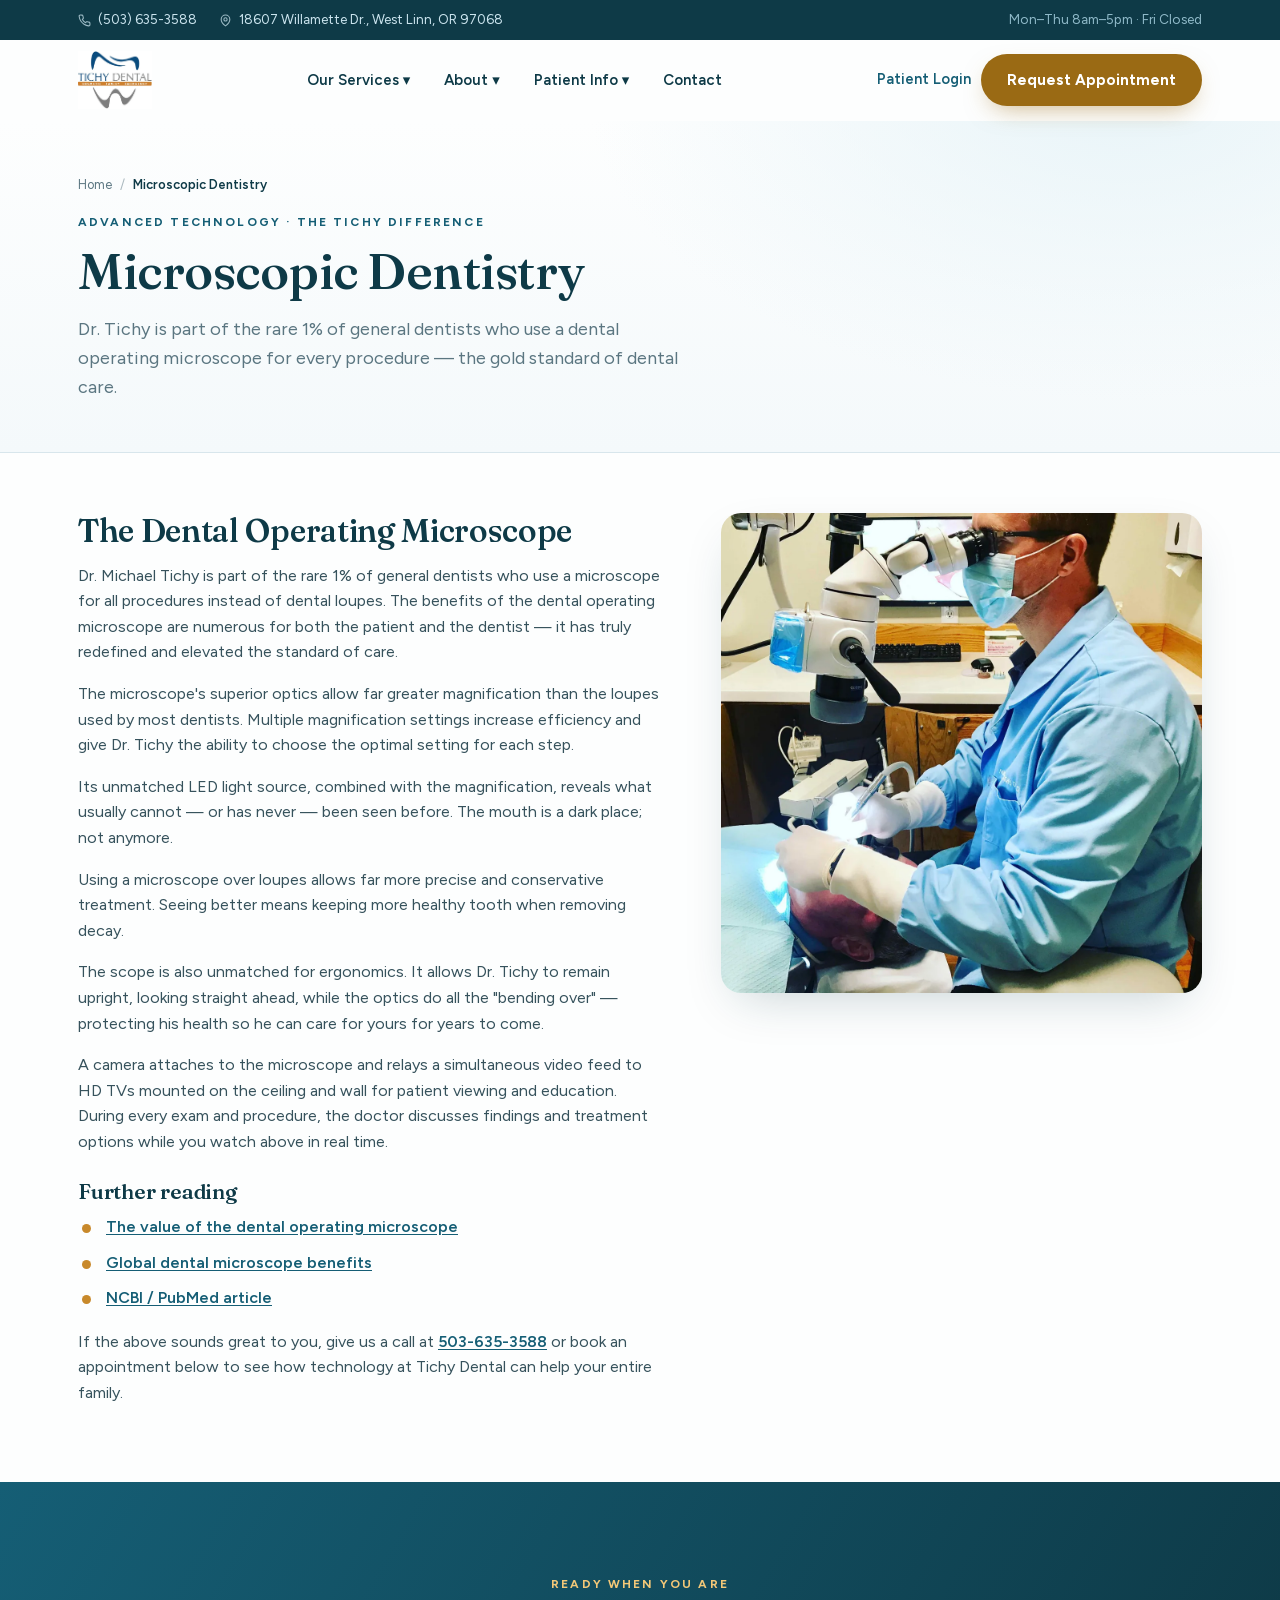
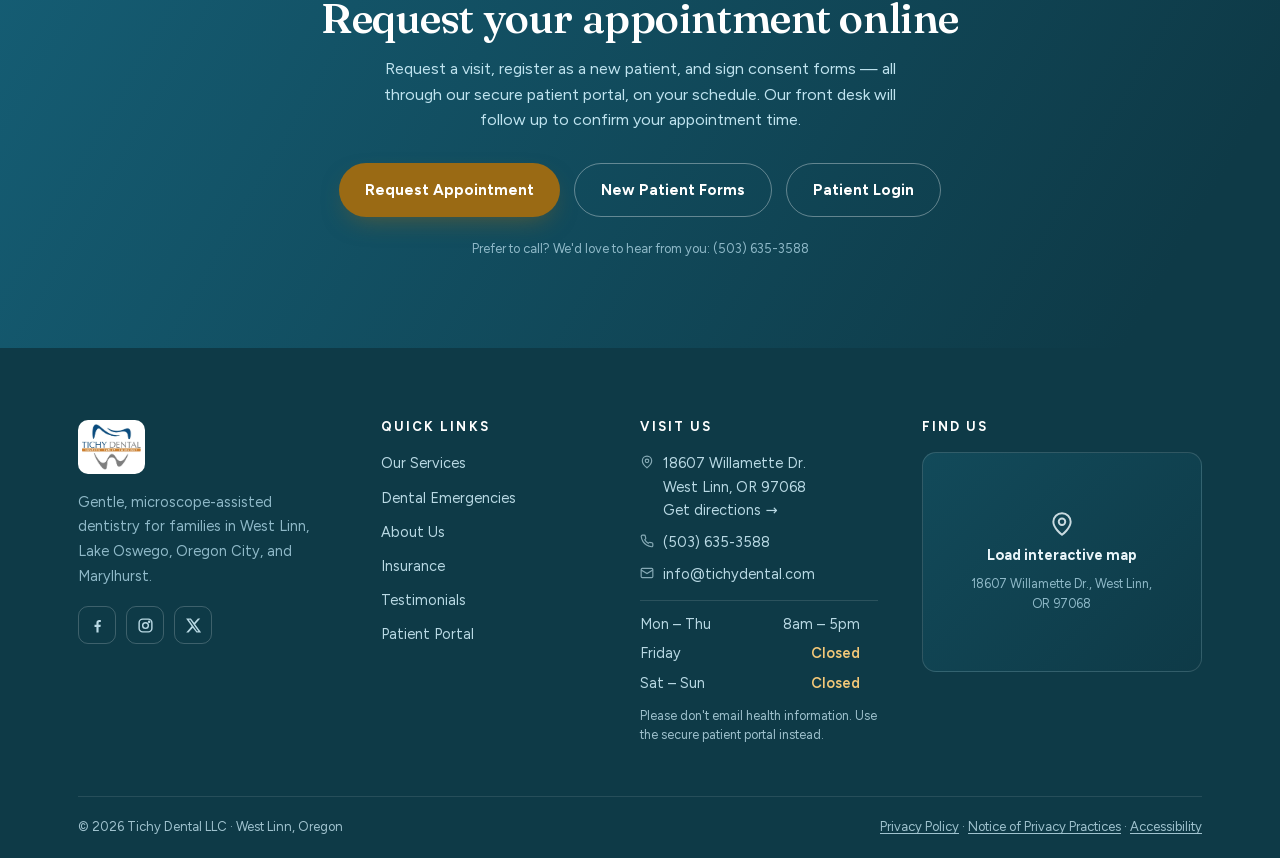
<file: microscopically-assisted-dentistry.html>
<!DOCTYPE html>
<html lang="en">
<head>
<meta charset="UTF-8">
<meta name="viewport" content="width=device-width, initial-scale=1.0">
<title>Microscopic Dentistry | Tichy Dental, West Linn OR</title>
<meta name="description" content="Microscopically assisted dentistry is the gold standard of care. Dr. Tichy uses a dental operating microscope for every procedure at Tichy Dental.">
<link rel="preload" href="assets/fonts/figtree-latin.woff2" as="font" type="font/woff2" crossorigin>
<link rel="preload" href="assets/fonts/fraunces-normal-latin.woff2" as="font" type="font/woff2" crossorigin>
<link rel="preload" href="assets/fonts/fraunces-italic-latin.woff2" as="font" type="font/woff2" crossorigin>
<link rel="stylesheet" href="assets/css/site.css">
<link rel="canonical" href="https://www.tichydental.com/microscopically-assisted-dentistry">
<link rel="icon" type="image/png" sizes="32x32" href="assets/img/favicon-32.png">
<link rel="apple-touch-icon" href="assets/img/apple-touch-icon.png">
<meta property="og:type" content="website">
<meta property="og:site_name" content="Tichy Dental">
<meta property="og:title" content="Microscopic Dentistry | Tichy Dental, West Linn OR">
<meta property="og:description" content="Microscopically assisted dentistry is the gold standard of care. Dr. Tichy uses a dental operating microscope for every procedure at Tichy Dental.">
<meta property="og:url" content="https://www.tichydental.com/microscopically-assisted-dentistry">
<meta property="og:image" content="https://rainmanjam.github.io/tichy-dental-concept/assets/img/og-image.jpg">
<meta name="twitter:card" content="summary_large_image">
<script type="application/ld+json">{"@context": "https://schema.org", "@graph": [{"@type": "Dentist", "@id": "https://www.tichydental.com/#dentist", "name": "Tichy Dental", "url": "https://www.tichydental.com/", "telephone": "+1-503-635-3588", "email": "info@tichydental.com", "image": "https://rainmanjam.github.io/tichy-dental-concept/assets/img/og-image.jpg", "logo": "https://rainmanjam.github.io/tichy-dental-concept/assets/img/apple-touch-icon.png", "address": {"@type": "PostalAddress", "streetAddress": "18607 Willamette Dr.", "addressLocality": "West Linn", "addressRegion": "OR", "postalCode": "97068", "addressCountry": "US"}, "geo": {"@type": "GeoCoordinates", "latitude": 45.3912526, "longitude": -122.6463701}, "hasMap": "https://maps.google.com/?cid=16812813104947599883", "openingHoursSpecification": [{"@type": "OpeningHoursSpecification", "dayOfWeek": ["Monday", "Tuesday", "Wednesday", "Thursday"], "opens": "08:00", "closes": "17:00"}], "areaServed": ["West Linn", "Lake Oswego", "Oregon City"], "sameAs": ["https://maps.google.com/?cid=16812813104947599883", "https://www.facebook.com/TichyDental/", "https://www.instagram.com/tichydental/", "https://twitter.com/MichaelTichyDMD", "https://www.yelp.com/biz/tichy-dental-west-linn"], "founder": {"@id": "https://www.tichydental.com/meet-dr-tichy#dr-tichy"}, "employee": {"@id": "https://www.tichydental.com/meet-dr-tichy#dr-tichy"}}, {"@type": "Person", "@id": "https://www.tichydental.com/meet-dr-tichy#dr-tichy", "name": "Dr. Michael Tichy", "honorificSuffix": "D.M.D.", "jobTitle": "Dentist", "url": "https://www.tichydental.com/meet-dr-tichy", "image": "https://rainmanjam.github.io/tichy-dental-concept/assets/img/f9995c_119eb82f2552473c929929d883e91d19.webp", "alumniOf": [{"@type": "CollegeOrUniversity", "name": "Oregon Health & Science University"}, {"@type": "CollegeOrUniversity", "name": "Portland State University"}], "worksFor": {"@id": "https://www.tichydental.com/#dentist"}}, {"@type": "WebPage", "@id": "https://www.tichydental.com/microscopically-assisted-dentistry#webpage", "url": "https://www.tichydental.com/microscopically-assisted-dentistry", "name": "Microscopic Dentistry | Tichy Dental, West Linn OR", "description": "Microscopically assisted dentistry is the gold standard of care. Dr. Tichy uses a dental operating microscope for every procedure at Tichy Dental.", "about": {"@id": "https://www.tichydental.com/#dentist"}, "dateModified": "2026-10-20", "breadcrumb": {"@id": "https://www.tichydental.com/microscopically-assisted-dentistry#breadcrumb"}}, {"@type": "BreadcrumbList", "@id": "https://www.tichydental.com/microscopically-assisted-dentistry#breadcrumb", "itemListElement": [{"@type": "ListItem", "position": 1, "name": "Home", "item": "https://www.tichydental.com/"}, {"@type": "ListItem", "position": 2, "name": "Microscopic Dentistry", "item": "https://www.tichydental.com/microscopically-assisted-dentistry"}]}, {"@type": "Service", "name": "Microscope-Assisted Dentistry", "serviceType": "Microscope-Assisted Dentistry", "url": "https://www.tichydental.com/microscopically-assisted-dentistry", "provider": {"@id": "https://www.tichydental.com/#dentist"}, "areaServed": "West Linn, OR"}]}</script>
<meta name="robots" content="noindex">

</head>
<body>
<a class="skip-link" href="#main">Skip to main content</a>
<!-- top utility bar -->
<div class="topbar">
  <div class="wrap">
    <div class="left">
      <a href="tel:5036353588"><svg width="13" height="13" viewBox="0 0 24 24" fill="none" stroke="currentColor" stroke-width="2"><path d="M22 16.9v3a2 2 0 0 1-2.2 2 19.8 19.8 0 0 1-8.6-3A19.5 19.5 0 0 1 5.2 13 19.8 19.8 0 0 1 2.1 4.2 2 2 0 0 1 4.1 2h3a2 2 0 0 1 2 1.7c.1 1 .4 2 .7 2.9a2 2 0 0 1-.5 2.1L8.1 10a16 16 0 0 0 6 6l1.3-1.3a2 2 0 0 1 2.1-.4c1 .3 1.9.5 2.9.7a2 2 0 0 1 1.6 2z"/></svg> (503) 635-3588</a>
      <a class="addr" href="https://www.google.com/maps/place/Tichy+Dental+LLC/@45.3912526,-122.6463701,15z/data=!4m5!3m4!1s0x0:0xe9531c70db6f1a0b!8m2!3d45.3912526!4d-122.6463701" target="_blank" rel="noopener"><svg width="13" height="13" viewBox="0 0 24 24" fill="none" stroke="currentColor" stroke-width="2"><path d="M20 10c0 6-8 12-8 12S4 16 4 10a8 8 0 0 1 16 0z"/><circle cx="12" cy="10" r="3"/></svg> 18607 Willamette Dr., West Linn, OR 97068</a>
    </div>
    <span class="hours">Mon–Thu 8am–5pm · Fri Closed</span>
  </div>
</div>
<!-- header -->
<header class="site" id="siteHeader">
  <div class="wrap navrow">
    <a class="brand" href="index.html" aria-label="Tichy Dental — home">
      <img width="628" height="492" src="assets/img/f9995c_cca9f03d99c441ec81741650af77e7dd.webp" alt="Tichy Dental — cosmetic, family &amp; emergency dentistry">
    </a>
    <nav class="main" id="mainNav">
      <div>
        <a class="top" href="index.html#services">Our Services ▾</a>
        <div class="dd">
          <span class="sub">General</span>
          <a href="general-dentistry.html">General &amp; Family Dentistry</a>
          <a href="emergency-dentist.html">Emergency Dental Care</a>
          <span class="sub">Cosmetic</span>
          <a href="clarity-aligners.html">3M Clarity Aligners</a>
          <span class="sub">Restorative</span>
          <a href="cerec-crowns.html">CEREC Same-Day Crowns</a>
          <span class="sub">Advanced Technology</span>
          <a href="microscopically-assisted-dentistry.html">Microscopic Dentistry</a>
        </div>
      </div>
      <div>
        <a class="top" href="index.html#about">About ▾</a>
        <div class="dd">
          <a href="meet-dr-tichy.html">Meet Dr. Tichy</a>
          <a href="meet-dr-tichy.html#team">Our Team</a>
          <a href="testimonials.html">Patient Reviews</a>
        </div>
      </div>
      <div>
        <a class="top" href="index.html#book">Patient Info ▾</a>
        <div class="dd">
          <a href="https://tch.identalcloud.com/TichyDental/Patient/_practice/1/Registration" target="_blank" rel="noopener">New Patient Forms</a>
          <a href="insurance.html">Insurance &amp; Billing</a>
          <a href="faq.html">FAQ</a>
        </div>
      </div>
      <div><a class="top" href="#contact">Contact</a></div>
    </nav>
    <div class="nav-cta">
      <a class="login-link" href="https://tch.identalcloud.com/TichyDental/Patient/_practice/1" target="_blank" rel="noopener">Patient Login</a>
      <a class="btn btn-amber" href="https://tch.identalcloud.com/TichyDental/Patient/_practice/1/Appointment" target="_blank" rel="noopener">Request Appointment</a>
      <button class="hamburger" id="hamburger" aria-label="Open menu" aria-controls="mainNav" aria-expanded="false">☰</button>
    </div>
  </div>
</header>
<main id="main" tabindex="-1">
<div class="subhero">
  <div class="wrap">
    <nav class="breadcrumb" aria-label="Breadcrumb"><a href="index.html">Home</a><span class="sep">/</span><span class="here">Microscopic Dentistry</span></nav>
    <span class="eyebrow">Advanced Technology · The Tichy Difference</span>
    <h1>Microscopic Dentistry</h1>
    <p class="lede">Dr. Tichy is part of the rare 1% of general dentists who use a dental operating microscope for every procedure — the gold standard of dental care.</p>
  </div>
</div>

<section class="pagebody tight">
  <div class="wrap">
    <div class="split">
      <div class="prose mt0">
        <h2>The Dental Operating Microscope</h2>
        <p>Dr. Michael Tichy is part of the rare 1% of general dentists who use a microscope for all procedures instead of dental loupes. The benefits of the dental operating microscope are numerous for both the patient and the dentist — it has truly redefined and elevated the standard of care.</p>
        <p>The microscope's superior optics allow far greater magnification than the loupes used by most dentists. Multiple magnification settings increase efficiency and give Dr. Tichy the ability to choose the optimal setting for each step.</p>
        <p>Its unmatched LED light source, combined with the magnification, reveals what usually cannot — or has never — been seen before. The mouth is a dark place; not anymore.</p>
        <p>Using a microscope over loupes allows far more precise and conservative treatment. Seeing better means keeping more healthy tooth when removing decay.</p>
        <p>The scope is also unmatched for ergonomics. It allows Dr. Tichy to remain upright, looking straight ahead, while the optics do all the "bending over" — protecting his health so he can care for yours for years to come.</p>
        <p>A camera attaches to the microscope and relays a simultaneous video feed to HD TVs mounted on the ceiling and wall for patient viewing and education. During every exam and procedure, the doctor discusses findings and treatment options while you watch above in real time.</p>
        <h3>Further reading</h3>
        <ul>
          <li><a class="inline" href="https://www.oralhealthgroup.com/features/the-value-of-the-dental-operating-microscope-in-restorative-dentistry-axiomatic-or-absurd/" target="_blank" rel="noopener">The value of the dental operating microscope</a></li>
          <li><a class="inline" href="https://www.globalsurgical.com/microscope-benefits.html" target="_blank" rel="noopener">Global dental microscope benefits</a></li>
          <li><a class="inline" href="https://pubmed.ncbi.nlm.nih.gov/10649948/" target="_blank" rel="noopener">NCBI / PubMed article</a></li>
        </ul>
        <p>If the above sounds great to you, give us a call at <a class="inline" href="tel:5036353588">503-635-3588</a> or book an appointment below to see how technology at Tichy Dental can help your entire family.</p>
      </div>
      <div class="media">
        <img srcset="assets/img/f9995c_fd8c251dab4d4b16b397c91b6fc6f6e5-600.webp 600w, assets/img/f9995c_fd8c251dab4d4b16b397c91b6fc6f6e5.webp 1200w" sizes="(max-width: 760px) 100vw, 50vw" width="1200" height="1200" loading="lazy" src="assets/img/f9995c_fd8c251dab4d4b16b397c91b6fc6f6e5.webp" alt="Dr. Michael Tichy practices with a dental microscope, remaining upright while the optics do the work">
      </div>
    </div>
  </div>
</section>
<!-- booking band -->
<section class="book" id="book">
  <div class="wrap rv">
    <span class="eyebrow" style="color:#F3C878">Ready When You Are</span>
    <h2>Request your appointment online</h2>
    <p>Request a visit, register as a new patient, and sign consent forms — all through our secure patient portal, on your schedule. Our front desk will follow up to confirm your appointment time.</p>
    <div class="row">
      <a class="btn btn-amber" href="https://tch.identalcloud.com/TichyDental/Patient/_practice/1/Appointment" target="_blank" rel="noopener">Request Appointment</a>
      <a class="btn btn-ghost" href="https://tch.identalcloud.com/TichyDental/Patient/_practice/1/Registration" target="_blank" rel="noopener">New Patient Forms</a>
      <a class="btn btn-ghost" href="https://tch.identalcloud.com/TichyDental/Patient/_practice/1" target="_blank" rel="noopener">Patient Login</a>
    </div>
    <div class="note">Prefer to call? We'd love to hear from you: (503) 635-3588</div>
  </div>
</section>
</main>
<!-- footer -->
<footer id="contact">
  <div class="wrap">
    <div class="foot-grid">
      <div>
        <div class="fbrand">
          <img width="628" height="492" src="assets/img/f9995c_cca9f03d99c441ec81741650af77e7dd.webp" alt="Tichy Dental logo">
        </div>
        <p class="mission">Gentle, microscope-assisted dentistry for families in West Linn, Lake Oswego, Oregon City, and Marylhurst.</p>
        <div class="socials">
          <a href="https://www.facebook.com/TichyDental/" target="_blank" rel="noopener" aria-label="Facebook"><svg width="17" height="17" viewBox="0 0 24 24" fill="currentColor"><path d="M13.5 22v-8h2.7l.4-3.2h-3.1V8.7c0-.9.3-1.6 1.7-1.6h1.5V4.2c-.3 0-1.2-.1-2.3-.1-2.3 0-3.9 1.4-3.9 4v2.7H7.8V14h2.7v8z"/></svg></a>
          <a href="https://www.instagram.com/tichydental/" target="_blank" rel="noopener" aria-label="Instagram"><svg width="17" height="17" viewBox="0 0 24 24" fill="none" stroke="currentColor" stroke-width="2"><rect x="3" y="3" width="18" height="18" rx="5"/><circle cx="12" cy="12" r="4"/><circle cx="17.2" cy="6.8" r=".8" fill="currentColor"/></svg></a>
          <a href="https://twitter.com/MichaelTichyDMD" target="_blank" rel="noopener" aria-label="Twitter / X"><svg width="17" height="17" viewBox="0 0 24 24" fill="currentColor"><path d="M18.2 2h3.3l-7.2 8.3L22.8 22h-6.6l-5.2-6.8L5 22H1.7l7.7-8.9L1.5 2h6.8l4.7 6.2zm-1.2 18h1.8L7.3 3.9H5.4z"/></svg></a>
        </div>
      </div>
      <div>
        <h2>Quick Links</h2>
        <ul>
          <li><a href="general-dentistry.html">Our Services</a></li>
          <li><a href="emergency-dentist.html">Dental Emergencies</a></li>
          <li><a href="meet-dr-tichy.html">About Us</a></li>
          <li><a href="insurance.html">Insurance</a></li>
          <li><a href="testimonials.html">Testimonials</a></li>
          <li><a href="https://tch.identalcloud.com/TichyDental/Patient/_practice/1" target="_blank" rel="noopener">Patient Portal</a></li>
        </ul>
      </div>
      <div>
        <h2>Visit Us</h2>
        <div class="nap">
          <div><svg width="14" height="14" viewBox="0 0 24 24" fill="none" stroke="currentColor" stroke-width="2"><path d="M20 10c0 6-8 12-8 12S4 16 4 10a8 8 0 0 1 16 0z"/><circle cx="12" cy="10" r="3"/></svg><span>18607 Willamette Dr.<br>West Linn, OR 97068<br><a href="https://www.google.com/maps/dir/?api=1&destination=Tichy+Dental+LLC,+18607+Willamette+Dr,+West+Linn,+OR+97068" target="_blank" rel="noopener">Get directions &rarr;</a></span></div>
          <div><svg width="14" height="14" viewBox="0 0 24 24" fill="none" stroke="currentColor" stroke-width="2"><path d="M22 16.9v3a2 2 0 0 1-2.2 2 19.8 19.8 0 0 1-8.6-3A19.5 19.5 0 0 1 5.2 13 19.8 19.8 0 0 1 2.1 4.2 2 2 0 0 1 4.1 2h3a2 2 0 0 1 2 1.7c.1 1 .4 2 .7 2.9a2 2 0 0 1-.5 2.1L8.1 10a16 16 0 0 0 6 6l1.3-1.3a2 2 0 0 1 2.1-.4c1 .3 1.9.5 2.9.7a2 2 0 0 1 1.6 2z"/></svg><a href="tel:5036353588">(503) 635-3588</a></div>
          <div><svg width="14" height="14" viewBox="0 0 24 24" fill="none" stroke="currentColor" stroke-width="2"><rect x="2" y="4" width="20" height="16" rx="2"/><path d="M22 7l-10 6L2 7"/></svg><a href="mailto:info@tichydental.com">info@tichydental.com</a></div>
        </div>
        <div class="hourstable">
          <div><span>Mon – Thu</span><span>8am – 5pm</span></div>
          <div><span>Friday</span><span class="closed">Closed</span></div>
          <div><span>Sat – Sun</span><span class="closed">Closed</span></div>
        </div>
        <p class="fine">Please don't email health information. Use the secure patient portal instead.</p>
      </div>
      <div class="fmap">
        <h2>Find Us</h2>
        <div class="mapfacade" id="mapFacade" role="button" tabindex="0"
             data-src="https://www.google.com/maps?q=Tichy+Dental+LLC,+18607+Willamette+Dr,+West+Linn,+OR+97068&output=embed">
          <svg width="26" height="26" viewBox="0 0 24 24" fill="none" stroke="currentColor" stroke-width="1.8"><path d="M20 10c0 6-8 12-8 12S4 16 4 10a8 8 0 0 1 16 0z"/><circle cx="12" cy="10" r="3"/></svg>
          <strong>Load interactive map</strong>
          <small>18607 Willamette Dr., West Linn, OR 97068</small>
        </div>
      </div>
    </div>
    <div class="legal">
      <span>© 2026 Tichy Dental LLC · West Linn, Oregon</span>
      <span><a href="privacy.html">Privacy Policy</a> · <a href="notice-of-privacy-practices.html">Notice of Privacy Practices</a> · <a href="accessibility.html">Accessibility</a></span>
    </div>
  </div>
</footer>

<script src="assets/js/site.js"></script>
</body>
</html>
</file>
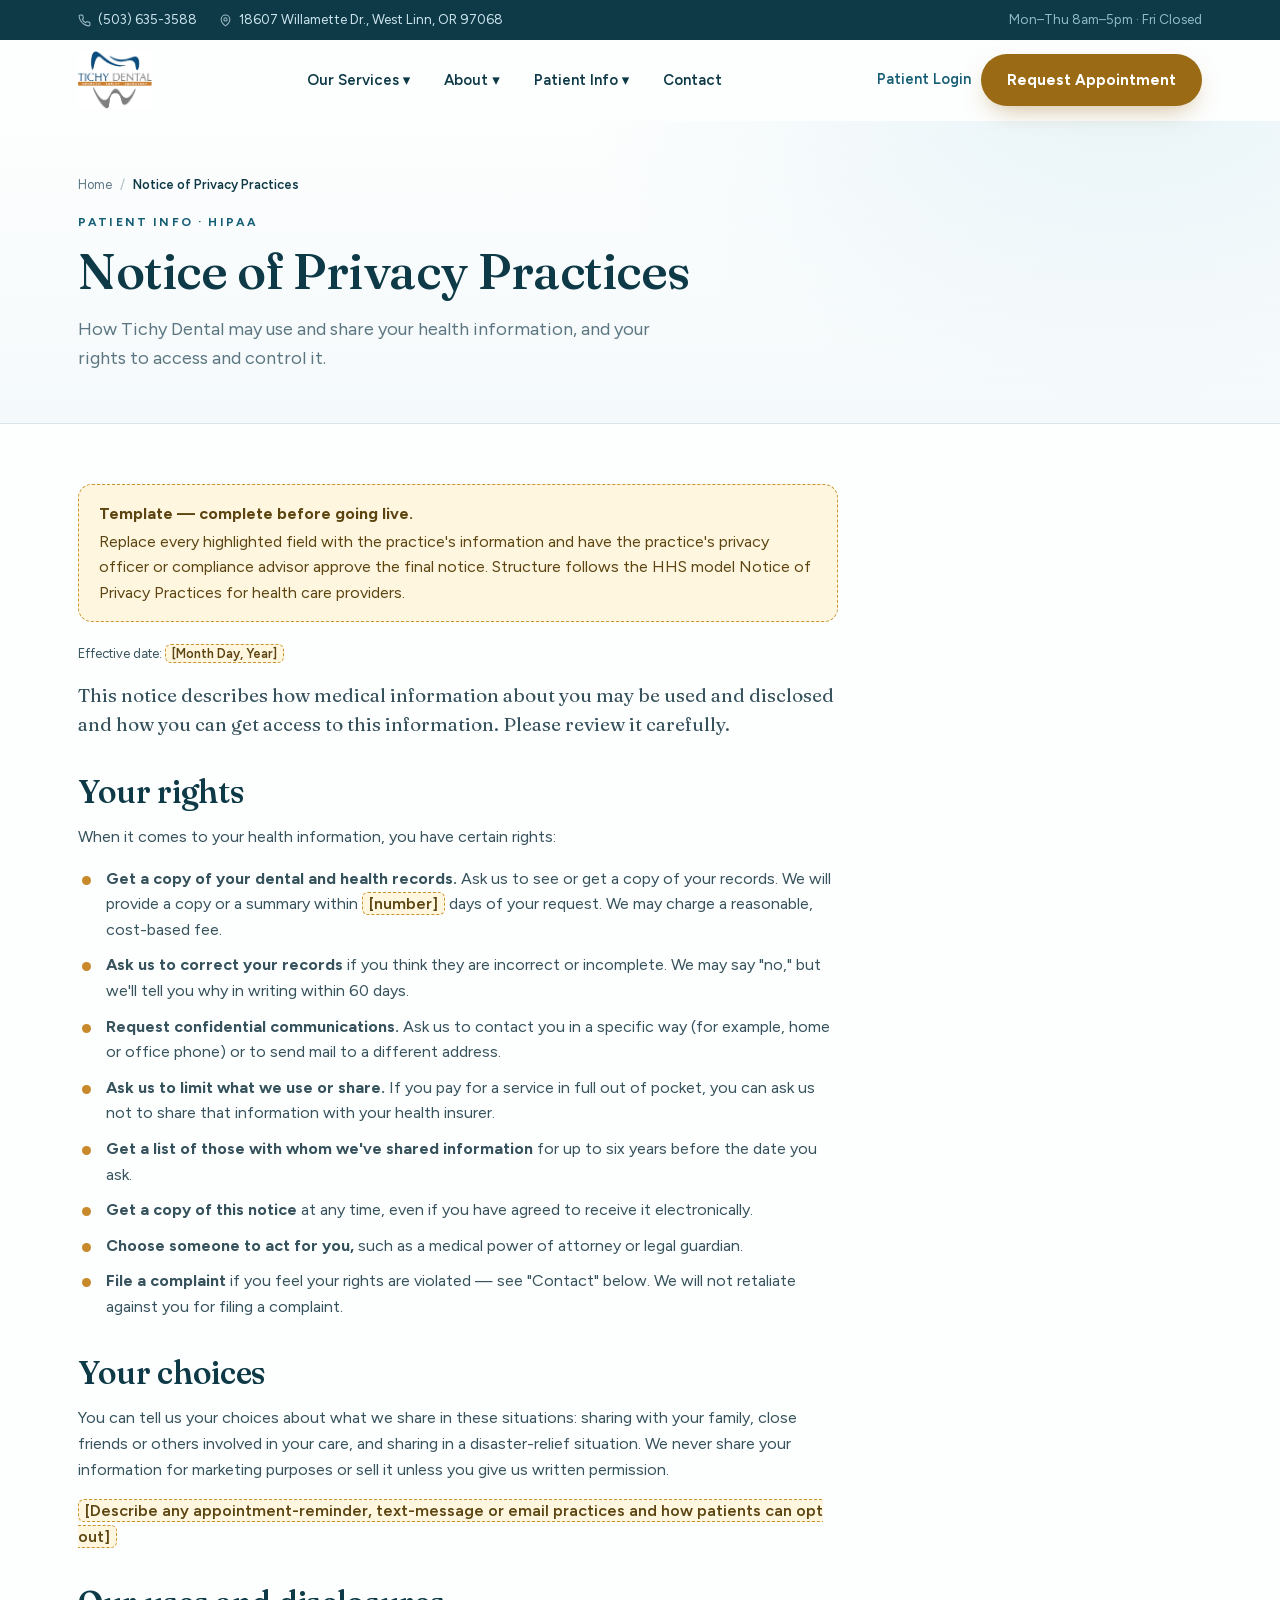
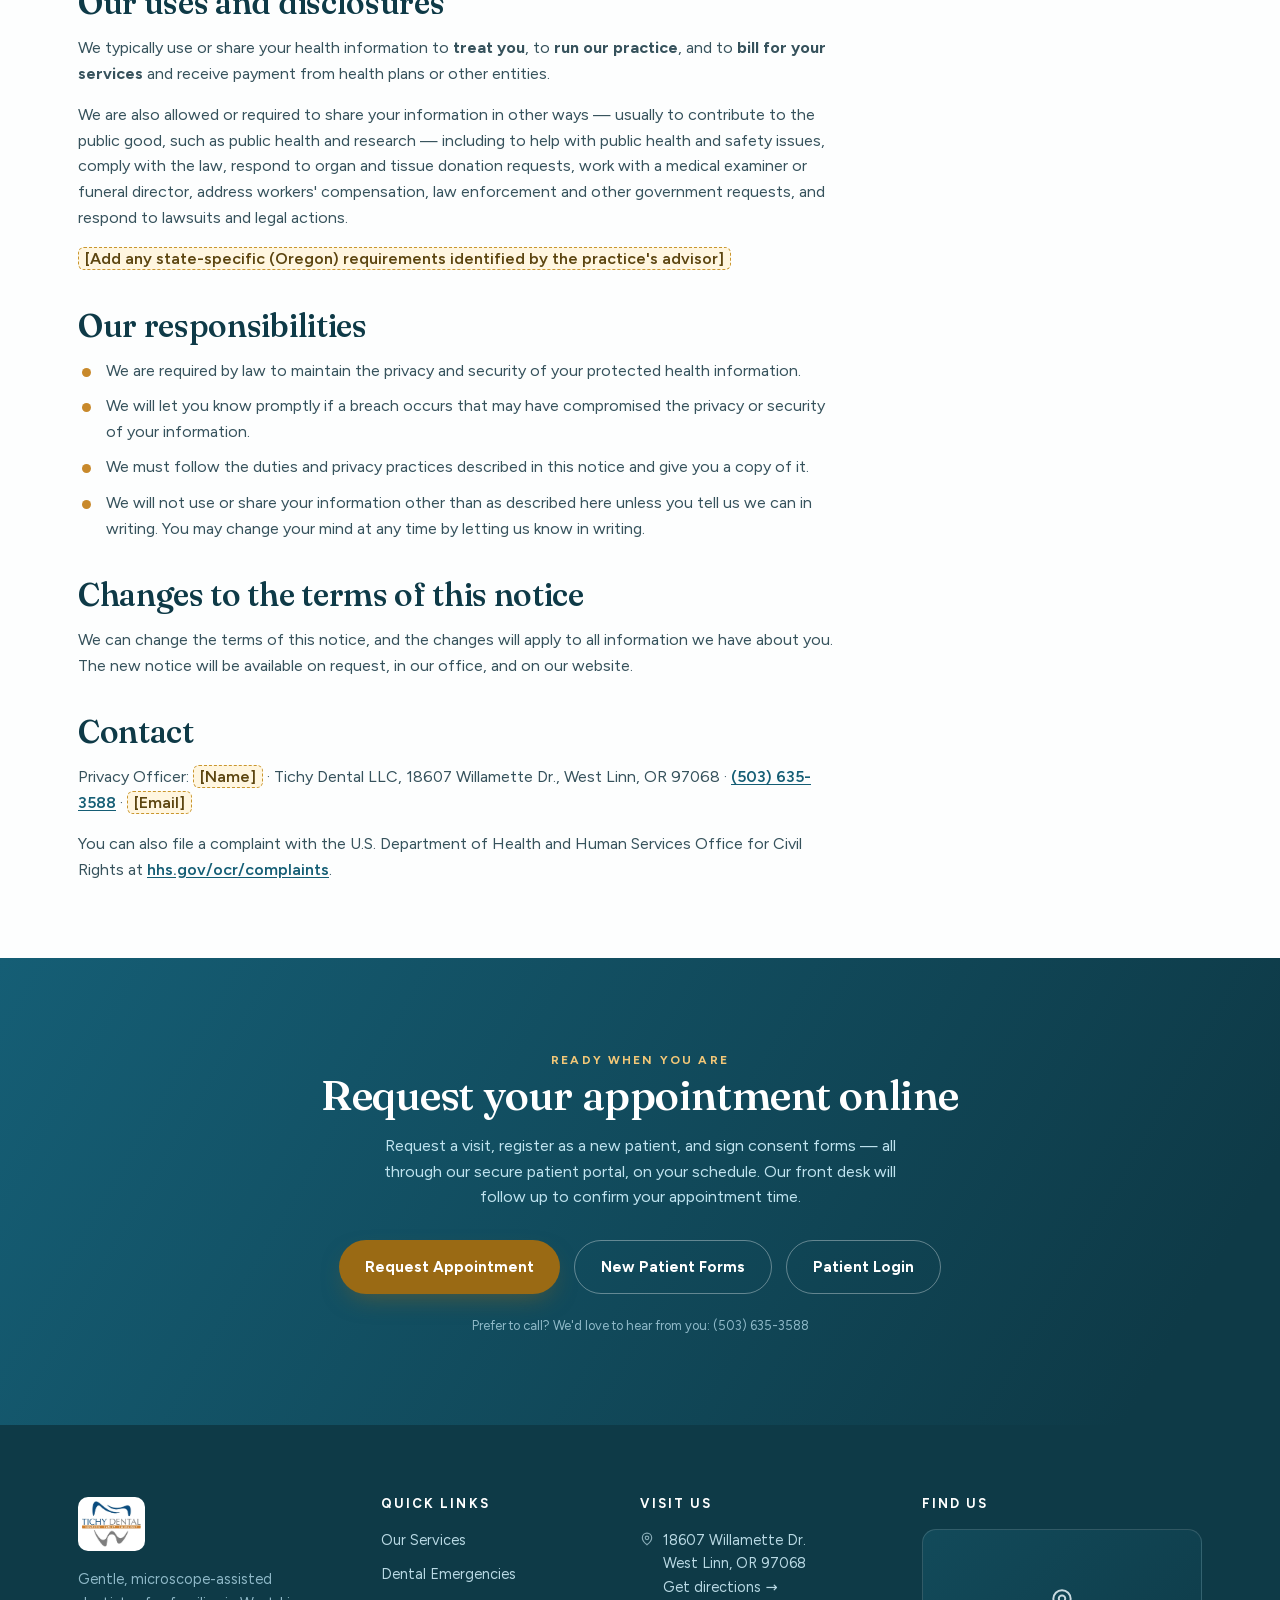
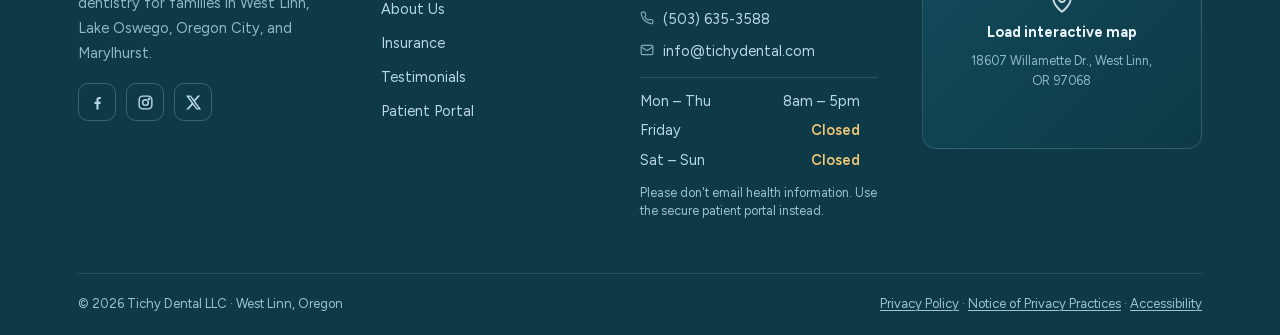
<file: notice-of-privacy-practices.html>
<!DOCTYPE html>
<html lang="en">
<head>
<meta charset="UTF-8">
<meta name="viewport" content="width=device-width, initial-scale=1.0">
<title>Notice of Privacy Practices | Tichy Dental, West Linn OR</title>
<meta name="description" content="HIPAA Notice of Privacy Practices for Tichy Dental in West Linn, Oregon.">
<link rel="preload" href="assets/fonts/figtree-latin.woff2" as="font" type="font/woff2" crossorigin>
<link rel="preload" href="assets/fonts/fraunces-normal-latin.woff2" as="font" type="font/woff2" crossorigin>
<link rel="preload" href="assets/fonts/fraunces-italic-latin.woff2" as="font" type="font/woff2" crossorigin>
<link rel="stylesheet" href="assets/css/site.css">
<link rel="canonical" href="https://www.tichydental.com/notice-of-privacy-practices">
<link rel="icon" type="image/png" sizes="32x32" href="assets/img/favicon-32.png">
<link rel="apple-touch-icon" href="assets/img/apple-touch-icon.png">
<meta property="og:type" content="website">
<meta property="og:site_name" content="Tichy Dental">
<meta property="og:title" content="Notice of Privacy Practices | Tichy Dental, West Linn OR">
<meta property="og:description" content="HIPAA Notice of Privacy Practices for Tichy Dental in West Linn, Oregon.">
<meta property="og:url" content="https://www.tichydental.com/notice-of-privacy-practices">
<meta property="og:image" content="https://rainmanjam.github.io/tichy-dental-concept/assets/img/og-image.jpg">
<meta name="twitter:card" content="summary_large_image">
<script type="application/ld+json">{"@context": "https://schema.org", "@graph": [{"@type": "Dentist", "@id": "https://www.tichydental.com/#dentist", "name": "Tichy Dental", "url": "https://www.tichydental.com/", "telephone": "+1-503-635-3588", "email": "info@tichydental.com", "image": "https://rainmanjam.github.io/tichy-dental-concept/assets/img/og-image.jpg", "logo": "https://rainmanjam.github.io/tichy-dental-concept/assets/img/apple-touch-icon.png", "address": {"@type": "PostalAddress", "streetAddress": "18607 Willamette Dr.", "addressLocality": "West Linn", "addressRegion": "OR", "postalCode": "97068", "addressCountry": "US"}, "geo": {"@type": "GeoCoordinates", "latitude": 45.3912526, "longitude": -122.6463701}, "hasMap": "https://maps.google.com/?cid=16812813104947599883", "openingHoursSpecification": [{"@type": "OpeningHoursSpecification", "dayOfWeek": ["Monday", "Tuesday", "Wednesday", "Thursday"], "opens": "08:00", "closes": "17:00"}], "areaServed": ["West Linn", "Lake Oswego", "Oregon City"], "sameAs": ["https://maps.google.com/?cid=16812813104947599883", "https://www.facebook.com/TichyDental/", "https://www.instagram.com/tichydental/", "https://twitter.com/MichaelTichyDMD", "https://www.yelp.com/biz/tichy-dental-west-linn"], "founder": {"@id": "https://www.tichydental.com/meet-dr-tichy#dr-tichy"}, "employee": {"@id": "https://www.tichydental.com/meet-dr-tichy#dr-tichy"}}, {"@type": "Person", "@id": "https://www.tichydental.com/meet-dr-tichy#dr-tichy", "name": "Dr. Michael Tichy", "honorificSuffix": "D.M.D.", "jobTitle": "Dentist", "url": "https://www.tichydental.com/meet-dr-tichy", "image": "https://rainmanjam.github.io/tichy-dental-concept/assets/img/f9995c_119eb82f2552473c929929d883e91d19.webp", "alumniOf": [{"@type": "CollegeOrUniversity", "name": "Oregon Health & Science University"}, {"@type": "CollegeOrUniversity", "name": "Portland State University"}], "worksFor": {"@id": "https://www.tichydental.com/#dentist"}}, {"@type": "WebPage", "@id": "https://www.tichydental.com/notice-of-privacy-practices#webpage", "url": "https://www.tichydental.com/notice-of-privacy-practices", "name": "Notice of Privacy Practices | Tichy Dental, West Linn OR", "description": "HIPAA Notice of Privacy Practices for Tichy Dental in West Linn, Oregon.", "about": {"@id": "https://www.tichydental.com/#dentist"}, "dateModified": "2026-10-20", "breadcrumb": {"@id": "https://www.tichydental.com/notice-of-privacy-practices#breadcrumb"}}, {"@type": "BreadcrumbList", "@id": "https://www.tichydental.com/notice-of-privacy-practices#breadcrumb", "itemListElement": [{"@type": "ListItem", "position": 1, "name": "Home", "item": "https://www.tichydental.com/"}, {"@type": "ListItem", "position": 2, "name": "Notice of Privacy Practices", "item": "https://www.tichydental.com/notice-of-privacy-practices"}]}]}</script>
<meta name="robots" content="noindex">

</head>
<body>
<a class="skip-link" href="#main">Skip to main content</a>
<!-- top utility bar -->
<div class="topbar">
  <div class="wrap">
    <div class="left">
      <a href="tel:5036353588"><svg width="13" height="13" viewBox="0 0 24 24" fill="none" stroke="currentColor" stroke-width="2"><path d="M22 16.9v3a2 2 0 0 1-2.2 2 19.8 19.8 0 0 1-8.6-3A19.5 19.5 0 0 1 5.2 13 19.8 19.8 0 0 1 2.1 4.2 2 2 0 0 1 4.1 2h3a2 2 0 0 1 2 1.7c.1 1 .4 2 .7 2.9a2 2 0 0 1-.5 2.1L8.1 10a16 16 0 0 0 6 6l1.3-1.3a2 2 0 0 1 2.1-.4c1 .3 1.9.5 2.9.7a2 2 0 0 1 1.6 2z"/></svg> (503) 635-3588</a>
      <a class="addr" href="https://www.google.com/maps/place/Tichy+Dental+LLC/@45.3912526,-122.6463701,15z/data=!4m5!3m4!1s0x0:0xe9531c70db6f1a0b!8m2!3d45.3912526!4d-122.6463701" target="_blank" rel="noopener"><svg width="13" height="13" viewBox="0 0 24 24" fill="none" stroke="currentColor" stroke-width="2"><path d="M20 10c0 6-8 12-8 12S4 16 4 10a8 8 0 0 1 16 0z"/><circle cx="12" cy="10" r="3"/></svg> 18607 Willamette Dr., West Linn, OR 97068</a>
    </div>
    <span class="hours">Mon–Thu 8am–5pm · Fri Closed</span>
  </div>
</div>
<!-- header -->
<header class="site" id="siteHeader">
  <div class="wrap navrow">
    <a class="brand" href="index.html" aria-label="Tichy Dental — home">
      <img width="628" height="492" src="assets/img/f9995c_cca9f03d99c441ec81741650af77e7dd.webp" alt="Tichy Dental — cosmetic, family &amp; emergency dentistry">
    </a>
    <nav class="main" id="mainNav">
      <div>
        <a class="top" href="index.html#services">Our Services ▾</a>
        <div class="dd">
          <span class="sub">General</span>
          <a href="general-dentistry.html">General &amp; Family Dentistry</a>
          <a href="emergency-dentist.html">Emergency Dental Care</a>
          <span class="sub">Cosmetic</span>
          <a href="clarity-aligners.html">3M Clarity Aligners</a>
          <span class="sub">Restorative</span>
          <a href="cerec-crowns.html">CEREC Same-Day Crowns</a>
          <span class="sub">Advanced Technology</span>
          <a href="microscopically-assisted-dentistry.html">Microscopic Dentistry</a>
        </div>
      </div>
      <div>
        <a class="top" href="index.html#about">About ▾</a>
        <div class="dd">
          <a href="meet-dr-tichy.html">Meet Dr. Tichy</a>
          <a href="meet-dr-tichy.html#team">Our Team</a>
          <a href="testimonials.html">Patient Reviews</a>
        </div>
      </div>
      <div>
        <a class="top" href="index.html#book">Patient Info ▾</a>
        <div class="dd">
          <a href="https://tch.identalcloud.com/TichyDental/Patient/_practice/1/Registration" target="_blank" rel="noopener">New Patient Forms</a>
          <a href="insurance.html">Insurance &amp; Billing</a>
          <a href="faq.html">FAQ</a>
        </div>
      </div>
      <div><a class="top" href="#contact">Contact</a></div>
    </nav>
    <div class="nav-cta">
      <a class="login-link" href="https://tch.identalcloud.com/TichyDental/Patient/_practice/1" target="_blank" rel="noopener">Patient Login</a>
      <a class="btn btn-amber" href="https://tch.identalcloud.com/TichyDental/Patient/_practice/1/Appointment" target="_blank" rel="noopener">Request Appointment</a>
      <button class="hamburger" id="hamburger" aria-label="Open menu" aria-controls="mainNav" aria-expanded="false">☰</button>
    </div>
  </div>
</header>
<main id="main" tabindex="-1">
<div class="subhero">
  <div class="wrap">
    <nav class="breadcrumb" aria-label="Breadcrumb"><a href="index.html">Home</a><span class="sep">/</span><span class="here">Notice of Privacy Practices</span></nav>
    <span class="eyebrow">Patient Info · HIPAA</span>
    <h1>Notice of Privacy Practices</h1>
    <p class="lede">How Tichy Dental may use and share your health information, and your rights to access and control it.</p>
  </div>
</div>

<section class="pagebody tight">
  <div class="wrap">
    <div class="prose">
      <div class="tbd-banner" role="note"><strong>Template — complete before going live.</strong> Replace every highlighted field with the practice's information and have the practice's privacy officer or compliance advisor approve the final notice. Structure follows the HHS model Notice of Privacy Practices for health care providers.</div>
      <p class="ins-updated" style="margin-top:0">Effective date: <span class="tbd">[Month Day, Year]</span></p>
      <p class="lead-para">This notice describes how medical information about you may be used and disclosed and how you can get access to this information. Please review it carefully.</p>

      <h2>Your rights</h2>
      <p>When it comes to your health information, you have certain rights:</p>
      <ul>
        <li><strong>Get a copy of your dental and health records.</strong> Ask us to see or get a copy of your records. We will provide a copy or a summary within <span class="tbd">[number]</span> days of your request. We may charge a reasonable, cost-based fee.</li>
        <li><strong>Ask us to correct your records</strong> if you think they are incorrect or incomplete. We may say "no," but we'll tell you why in writing within 60 days.</li>
        <li><strong>Request confidential communications.</strong> Ask us to contact you in a specific way (for example, home or office phone) or to send mail to a different address.</li>
        <li><strong>Ask us to limit what we use or share.</strong> If you pay for a service in full out of pocket, you can ask us not to share that information with your health insurer.</li>
        <li><strong>Get a list of those with whom we've shared information</strong> for up to six years before the date you ask.</li>
        <li><strong>Get a copy of this notice</strong> at any time, even if you have agreed to receive it electronically.</li>
        <li><strong>Choose someone to act for you,</strong> such as a medical power of attorney or legal guardian.</li>
        <li><strong>File a complaint</strong> if you feel your rights are violated — see "Contact" below. We will not retaliate against you for filing a complaint.</li>
      </ul>

      <h2>Your choices</h2>
      <p>You can tell us your choices about what we share in these situations: sharing with your family, close friends or others involved in your care, and sharing in a disaster-relief situation. We never share your information for marketing purposes or sell it unless you give us written permission.</p>
      <p><span class="tbd">[Describe any appointment-reminder, text-message or email practices and how patients can opt out]</span></p>

      <h2>Our uses and disclosures</h2>
      <p>We typically use or share your health information to <strong>treat you</strong>, to <strong>run our practice</strong>, and to <strong>bill for your services</strong> and receive payment from health plans or other entities.</p>
      <p>We are also allowed or required to share your information in other ways — usually to contribute to the public good, such as public health and research — including to help with public health and safety issues, comply with the law, respond to organ and tissue donation requests, work with a medical examiner or funeral director, address workers' compensation, law enforcement and other government requests, and respond to lawsuits and legal actions.</p>
      <p><span class="tbd">[Add any state-specific (Oregon) requirements identified by the practice's advisor]</span></p>

      <h2>Our responsibilities</h2>
      <ul>
        <li>We are required by law to maintain the privacy and security of your protected health information.</li>
        <li>We will let you know promptly if a breach occurs that may have compromised the privacy or security of your information.</li>
        <li>We must follow the duties and privacy practices described in this notice and give you a copy of it.</li>
        <li>We will not use or share your information other than as described here unless you tell us we can in writing. You may change your mind at any time by letting us know in writing.</li>
      </ul>

      <h2>Changes to the terms of this notice</h2>
      <p>We can change the terms of this notice, and the changes will apply to all information we have about you. The new notice will be available on request, in our office, and on our website.</p>

      <h2>Contact</h2>
      <p>Privacy Officer: <span class="tbd">[Name]</span> · Tichy Dental LLC, 18607 Willamette Dr., West Linn, OR 97068 · <a class="inline" href="tel:5036353588">(503) 635-3588</a> · <span class="tbd">[Email]</span></p>
      <p>You can also file a complaint with the U.S. Department of Health and Human Services Office for Civil Rights at <a class="inline" href="https://www.hhs.gov/ocr/complaints/index.html" target="_blank" rel="noopener">hhs.gov/ocr/complaints</a>.</p>
    </div>
  </div>
</section>
<!-- booking band -->
<section class="book" id="book">
  <div class="wrap rv">
    <span class="eyebrow" style="color:#F3C878">Ready When You Are</span>
    <h2>Request your appointment online</h2>
    <p>Request a visit, register as a new patient, and sign consent forms — all through our secure patient portal, on your schedule. Our front desk will follow up to confirm your appointment time.</p>
    <div class="row">
      <a class="btn btn-amber" href="https://tch.identalcloud.com/TichyDental/Patient/_practice/1/Appointment" target="_blank" rel="noopener">Request Appointment</a>
      <a class="btn btn-ghost" href="https://tch.identalcloud.com/TichyDental/Patient/_practice/1/Registration" target="_blank" rel="noopener">New Patient Forms</a>
      <a class="btn btn-ghost" href="https://tch.identalcloud.com/TichyDental/Patient/_practice/1" target="_blank" rel="noopener">Patient Login</a>
    </div>
    <div class="note">Prefer to call? We'd love to hear from you: (503) 635-3588</div>
  </div>
</section>
</main>
<!-- footer -->
<footer id="contact">
  <div class="wrap">
    <div class="foot-grid">
      <div>
        <div class="fbrand">
          <img width="628" height="492" src="assets/img/f9995c_cca9f03d99c441ec81741650af77e7dd.webp" alt="Tichy Dental logo">
        </div>
        <p class="mission">Gentle, microscope-assisted dentistry for families in West Linn, Lake Oswego, Oregon City, and Marylhurst.</p>
        <div class="socials">
          <a href="https://www.facebook.com/TichyDental/" target="_blank" rel="noopener" aria-label="Facebook"><svg width="17" height="17" viewBox="0 0 24 24" fill="currentColor"><path d="M13.5 22v-8h2.7l.4-3.2h-3.1V8.7c0-.9.3-1.6 1.7-1.6h1.5V4.2c-.3 0-1.2-.1-2.3-.1-2.3 0-3.9 1.4-3.9 4v2.7H7.8V14h2.7v8z"/></svg></a>
          <a href="https://www.instagram.com/tichydental/" target="_blank" rel="noopener" aria-label="Instagram"><svg width="17" height="17" viewBox="0 0 24 24" fill="none" stroke="currentColor" stroke-width="2"><rect x="3" y="3" width="18" height="18" rx="5"/><circle cx="12" cy="12" r="4"/><circle cx="17.2" cy="6.8" r=".8" fill="currentColor"/></svg></a>
          <a href="https://twitter.com/MichaelTichyDMD" target="_blank" rel="noopener" aria-label="Twitter / X"><svg width="17" height="17" viewBox="0 0 24 24" fill="currentColor"><path d="M18.2 2h3.3l-7.2 8.3L22.8 22h-6.6l-5.2-6.8L5 22H1.7l7.7-8.9L1.5 2h6.8l4.7 6.2zm-1.2 18h1.8L7.3 3.9H5.4z"/></svg></a>
        </div>
      </div>
      <div>
        <h2>Quick Links</h2>
        <ul>
          <li><a href="general-dentistry.html">Our Services</a></li>
          <li><a href="emergency-dentist.html">Dental Emergencies</a></li>
          <li><a href="meet-dr-tichy.html">About Us</a></li>
          <li><a href="insurance.html">Insurance</a></li>
          <li><a href="testimonials.html">Testimonials</a></li>
          <li><a href="https://tch.identalcloud.com/TichyDental/Patient/_practice/1" target="_blank" rel="noopener">Patient Portal</a></li>
        </ul>
      </div>
      <div>
        <h2>Visit Us</h2>
        <div class="nap">
          <div><svg width="14" height="14" viewBox="0 0 24 24" fill="none" stroke="currentColor" stroke-width="2"><path d="M20 10c0 6-8 12-8 12S4 16 4 10a8 8 0 0 1 16 0z"/><circle cx="12" cy="10" r="3"/></svg><span>18607 Willamette Dr.<br>West Linn, OR 97068<br><a href="https://www.google.com/maps/dir/?api=1&destination=Tichy+Dental+LLC,+18607+Willamette+Dr,+West+Linn,+OR+97068" target="_blank" rel="noopener">Get directions &rarr;</a></span></div>
          <div><svg width="14" height="14" viewBox="0 0 24 24" fill="none" stroke="currentColor" stroke-width="2"><path d="M22 16.9v3a2 2 0 0 1-2.2 2 19.8 19.8 0 0 1-8.6-3A19.5 19.5 0 0 1 5.2 13 19.8 19.8 0 0 1 2.1 4.2 2 2 0 0 1 4.1 2h3a2 2 0 0 1 2 1.7c.1 1 .4 2 .7 2.9a2 2 0 0 1-.5 2.1L8.1 10a16 16 0 0 0 6 6l1.3-1.3a2 2 0 0 1 2.1-.4c1 .3 1.9.5 2.9.7a2 2 0 0 1 1.6 2z"/></svg><a href="tel:5036353588">(503) 635-3588</a></div>
          <div><svg width="14" height="14" viewBox="0 0 24 24" fill="none" stroke="currentColor" stroke-width="2"><rect x="2" y="4" width="20" height="16" rx="2"/><path d="M22 7l-10 6L2 7"/></svg><a href="mailto:info@tichydental.com">info@tichydental.com</a></div>
        </div>
        <div class="hourstable">
          <div><span>Mon – Thu</span><span>8am – 5pm</span></div>
          <div><span>Friday</span><span class="closed">Closed</span></div>
          <div><span>Sat – Sun</span><span class="closed">Closed</span></div>
        </div>
        <p class="fine">Please don't email health information. Use the secure patient portal instead.</p>
      </div>
      <div class="fmap">
        <h2>Find Us</h2>
        <div class="mapfacade" id="mapFacade" role="button" tabindex="0"
             data-src="https://www.google.com/maps?q=Tichy+Dental+LLC,+18607+Willamette+Dr,+West+Linn,+OR+97068&output=embed">
          <svg width="26" height="26" viewBox="0 0 24 24" fill="none" stroke="currentColor" stroke-width="1.8"><path d="M20 10c0 6-8 12-8 12S4 16 4 10a8 8 0 0 1 16 0z"/><circle cx="12" cy="10" r="3"/></svg>
          <strong>Load interactive map</strong>
          <small>18607 Willamette Dr., West Linn, OR 97068</small>
        </div>
      </div>
    </div>
    <div class="legal">
      <span>© 2026 Tichy Dental LLC · West Linn, Oregon</span>
      <span><a href="privacy.html">Privacy Policy</a> · <a href="notice-of-privacy-practices.html">Notice of Privacy Practices</a> · <a href="accessibility.html">Accessibility</a></span>
    </div>
  </div>
</footer>

<script src="assets/js/site.js"></script>
</body>
</html>
</file>
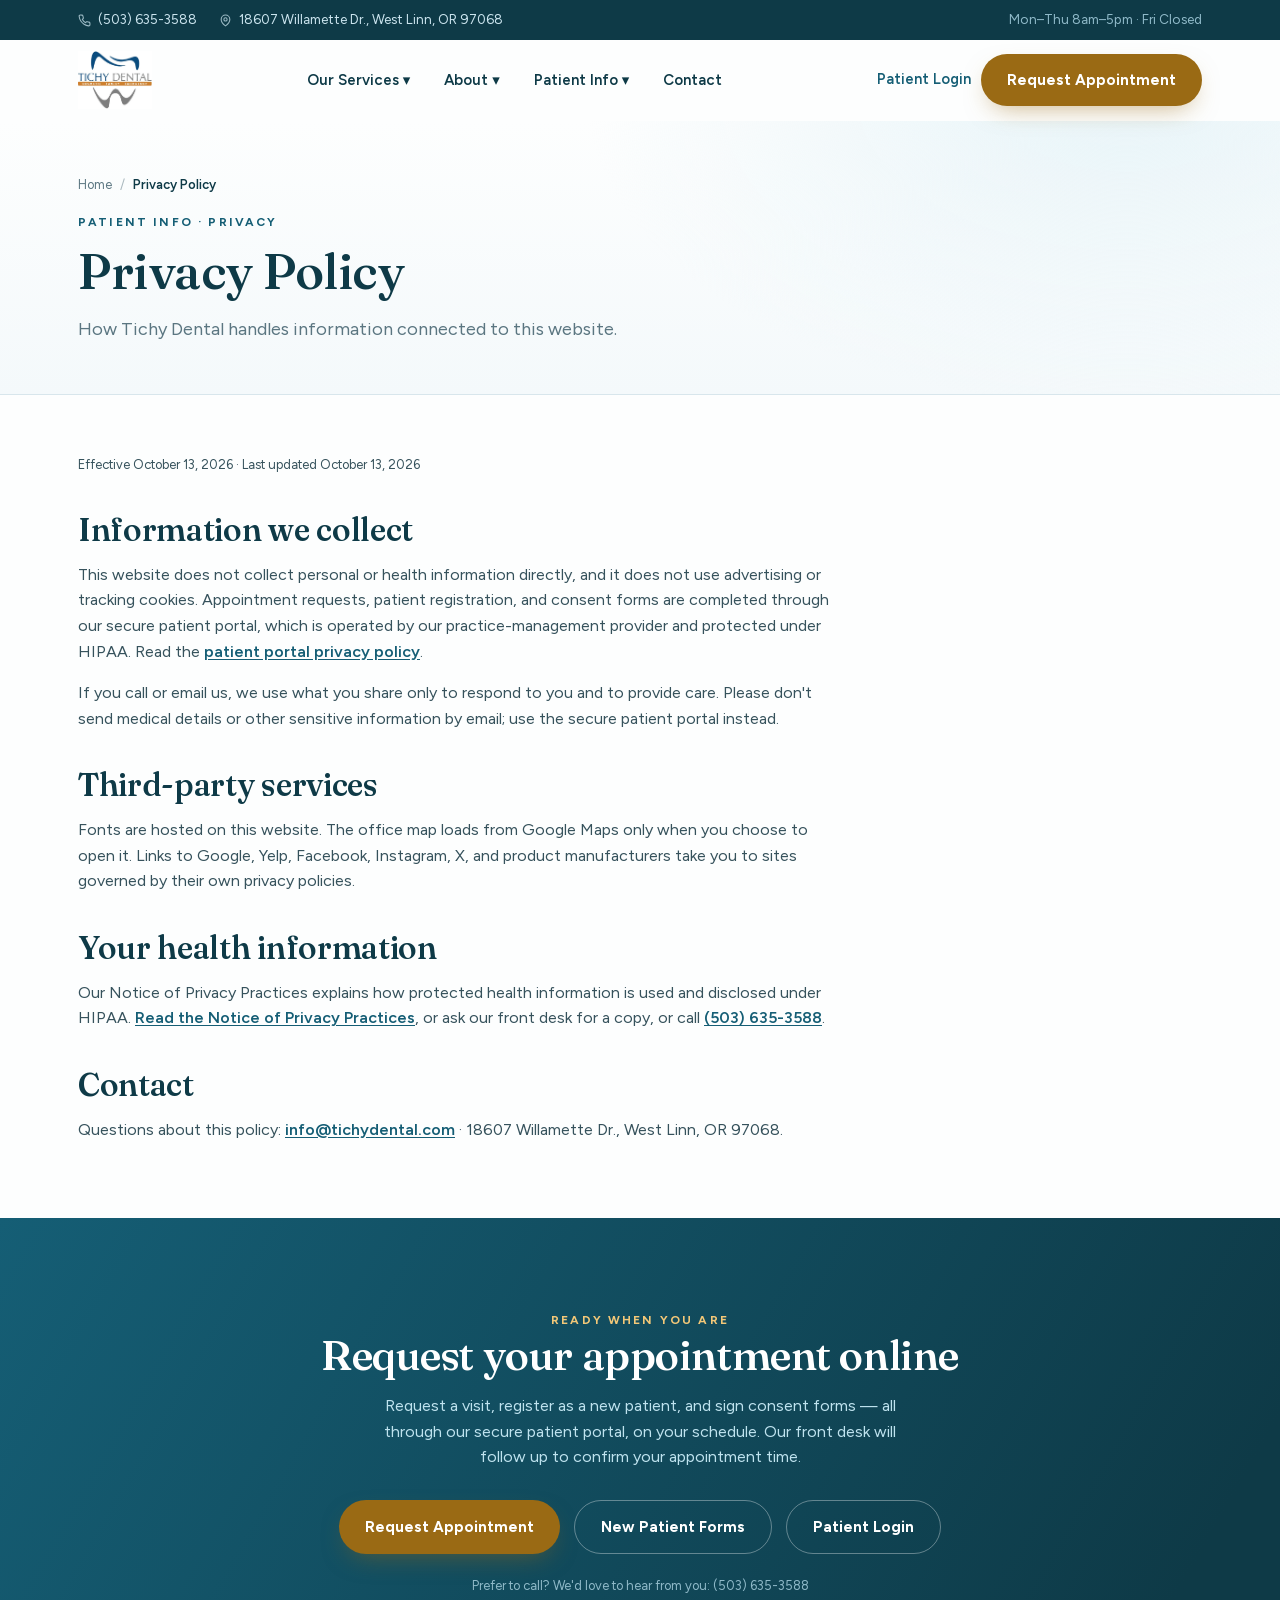
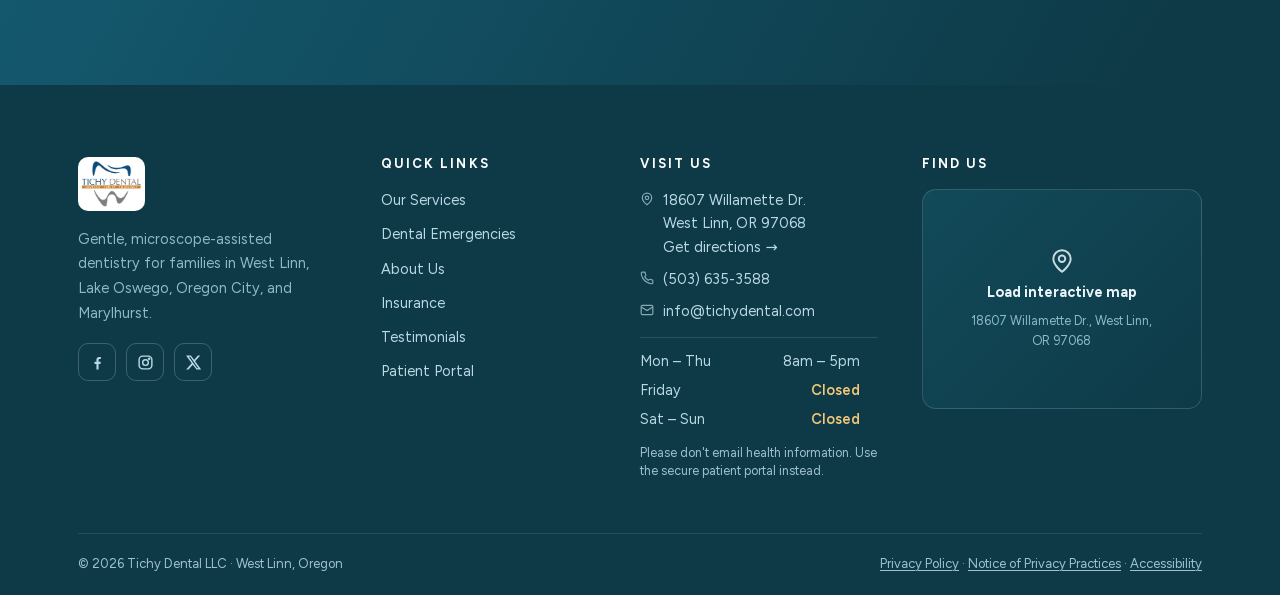
<file: privacy.html>
<!DOCTYPE html>
<html lang="en">
<head>
<meta charset="UTF-8">
<meta name="viewport" content="width=device-width, initial-scale=1.0">
<title>Privacy Policy | Tichy Dental, West Linn OR</title>
<meta name="description" content="Privacy policy for the Tichy Dental website in West Linn, Oregon.">
<link rel="preload" href="assets/fonts/figtree-latin.woff2" as="font" type="font/woff2" crossorigin>
<link rel="preload" href="assets/fonts/fraunces-normal-latin.woff2" as="font" type="font/woff2" crossorigin>
<link rel="preload" href="assets/fonts/fraunces-italic-latin.woff2" as="font" type="font/woff2" crossorigin>
<link rel="stylesheet" href="assets/css/site.css">
<link rel="canonical" href="https://www.tichydental.com/privacy">
<link rel="icon" type="image/png" sizes="32x32" href="assets/img/favicon-32.png">
<link rel="apple-touch-icon" href="assets/img/apple-touch-icon.png">
<meta property="og:type" content="website">
<meta property="og:site_name" content="Tichy Dental">
<meta property="og:title" content="Privacy Policy | Tichy Dental, West Linn OR">
<meta property="og:description" content="Privacy policy for the Tichy Dental website in West Linn, Oregon.">
<meta property="og:url" content="https://www.tichydental.com/privacy">
<meta property="og:image" content="https://rainmanjam.github.io/tichy-dental-concept/assets/img/og-image.jpg">
<meta name="twitter:card" content="summary_large_image">
<script type="application/ld+json">{"@context": "https://schema.org", "@graph": [{"@type": "Dentist", "@id": "https://www.tichydental.com/#dentist", "name": "Tichy Dental", "url": "https://www.tichydental.com/", "telephone": "+1-503-635-3588", "email": "info@tichydental.com", "image": "https://rainmanjam.github.io/tichy-dental-concept/assets/img/og-image.jpg", "logo": "https://rainmanjam.github.io/tichy-dental-concept/assets/img/apple-touch-icon.png", "address": {"@type": "PostalAddress", "streetAddress": "18607 Willamette Dr.", "addressLocality": "West Linn", "addressRegion": "OR", "postalCode": "97068", "addressCountry": "US"}, "geo": {"@type": "GeoCoordinates", "latitude": 45.3912526, "longitude": -122.6463701}, "hasMap": "https://maps.google.com/?cid=16812813104947599883", "openingHoursSpecification": [{"@type": "OpeningHoursSpecification", "dayOfWeek": ["Monday", "Tuesday", "Wednesday", "Thursday"], "opens": "08:00", "closes": "17:00"}], "areaServed": ["West Linn", "Lake Oswego", "Oregon City"], "sameAs": ["https://maps.google.com/?cid=16812813104947599883", "https://www.facebook.com/TichyDental/", "https://www.instagram.com/tichydental/", "https://twitter.com/MichaelTichyDMD", "https://www.yelp.com/biz/tichy-dental-west-linn"], "founder": {"@id": "https://www.tichydental.com/meet-dr-tichy#dr-tichy"}, "employee": {"@id": "https://www.tichydental.com/meet-dr-tichy#dr-tichy"}}, {"@type": "Person", "@id": "https://www.tichydental.com/meet-dr-tichy#dr-tichy", "name": "Dr. Michael Tichy", "honorificSuffix": "D.M.D.", "jobTitle": "Dentist", "url": "https://www.tichydental.com/meet-dr-tichy", "image": "https://rainmanjam.github.io/tichy-dental-concept/assets/img/f9995c_119eb82f2552473c929929d883e91d19.webp", "alumniOf": [{"@type": "CollegeOrUniversity", "name": "Oregon Health & Science University"}, {"@type": "CollegeOrUniversity", "name": "Portland State University"}], "worksFor": {"@id": "https://www.tichydental.com/#dentist"}}, {"@type": "WebPage", "@id": "https://www.tichydental.com/privacy#webpage", "url": "https://www.tichydental.com/privacy", "name": "Privacy Policy | Tichy Dental, West Linn OR", "description": "Privacy policy for the Tichy Dental website in West Linn, Oregon.", "about": {"@id": "https://www.tichydental.com/#dentist"}, "dateModified": "2026-10-20", "breadcrumb": {"@id": "https://www.tichydental.com/privacy#breadcrumb"}}, {"@type": "BreadcrumbList", "@id": "https://www.tichydental.com/privacy#breadcrumb", "itemListElement": [{"@type": "ListItem", "position": 1, "name": "Home", "item": "https://www.tichydental.com/"}, {"@type": "ListItem", "position": 2, "name": "Privacy Policy", "item": "https://www.tichydental.com/privacy"}]}]}</script>
<meta name="robots" content="noindex">

</head>
<body>
<a class="skip-link" href="#main">Skip to main content</a>
<!-- top utility bar -->
<div class="topbar">
  <div class="wrap">
    <div class="left">
      <a href="tel:5036353588"><svg width="13" height="13" viewBox="0 0 24 24" fill="none" stroke="currentColor" stroke-width="2"><path d="M22 16.9v3a2 2 0 0 1-2.2 2 19.8 19.8 0 0 1-8.6-3A19.5 19.5 0 0 1 5.2 13 19.8 19.8 0 0 1 2.1 4.2 2 2 0 0 1 4.1 2h3a2 2 0 0 1 2 1.7c.1 1 .4 2 .7 2.9a2 2 0 0 1-.5 2.1L8.1 10a16 16 0 0 0 6 6l1.3-1.3a2 2 0 0 1 2.1-.4c1 .3 1.9.5 2.9.7a2 2 0 0 1 1.6 2z"/></svg> (503) 635-3588</a>
      <a class="addr" href="https://www.google.com/maps/place/Tichy+Dental+LLC/@45.3912526,-122.6463701,15z/data=!4m5!3m4!1s0x0:0xe9531c70db6f1a0b!8m2!3d45.3912526!4d-122.6463701" target="_blank" rel="noopener"><svg width="13" height="13" viewBox="0 0 24 24" fill="none" stroke="currentColor" stroke-width="2"><path d="M20 10c0 6-8 12-8 12S4 16 4 10a8 8 0 0 1 16 0z"/><circle cx="12" cy="10" r="3"/></svg> 18607 Willamette Dr., West Linn, OR 97068</a>
    </div>
    <span class="hours">Mon–Thu 8am–5pm · Fri Closed</span>
  </div>
</div>
<!-- header -->
<header class="site" id="siteHeader">
  <div class="wrap navrow">
    <a class="brand" href="index.html" aria-label="Tichy Dental — home">
      <img width="628" height="492" src="assets/img/f9995c_cca9f03d99c441ec81741650af77e7dd.webp" alt="Tichy Dental — cosmetic, family &amp; emergency dentistry">
    </a>
    <nav class="main" id="mainNav">
      <div>
        <a class="top" href="index.html#services">Our Services ▾</a>
        <div class="dd">
          <span class="sub">General</span>
          <a href="general-dentistry.html">General &amp; Family Dentistry</a>
          <a href="emergency-dentist.html">Emergency Dental Care</a>
          <span class="sub">Cosmetic</span>
          <a href="clarity-aligners.html">3M Clarity Aligners</a>
          <span class="sub">Restorative</span>
          <a href="cerec-crowns.html">CEREC Same-Day Crowns</a>
          <span class="sub">Advanced Technology</span>
          <a href="microscopically-assisted-dentistry.html">Microscopic Dentistry</a>
        </div>
      </div>
      <div>
        <a class="top" href="index.html#about">About ▾</a>
        <div class="dd">
          <a href="meet-dr-tichy.html">Meet Dr. Tichy</a>
          <a href="meet-dr-tichy.html#team">Our Team</a>
          <a href="testimonials.html">Patient Reviews</a>
        </div>
      </div>
      <div>
        <a class="top" href="index.html#book">Patient Info ▾</a>
        <div class="dd">
          <a href="https://tch.identalcloud.com/TichyDental/Patient/_practice/1/Registration" target="_blank" rel="noopener">New Patient Forms</a>
          <a href="insurance.html">Insurance &amp; Billing</a>
          <a href="faq.html">FAQ</a>
        </div>
      </div>
      <div><a class="top" href="#contact">Contact</a></div>
    </nav>
    <div class="nav-cta">
      <a class="login-link" href="https://tch.identalcloud.com/TichyDental/Patient/_practice/1" target="_blank" rel="noopener">Patient Login</a>
      <a class="btn btn-amber" href="https://tch.identalcloud.com/TichyDental/Patient/_practice/1/Appointment" target="_blank" rel="noopener">Request Appointment</a>
      <button class="hamburger" id="hamburger" aria-label="Open menu" aria-controls="mainNav" aria-expanded="false">☰</button>
    </div>
  </div>
</header>
<main id="main" tabindex="-1">
<div class="subhero">
  <div class="wrap">
    <nav class="breadcrumb" aria-label="Breadcrumb"><a href="index.html">Home</a><span class="sep">/</span><span class="here">Privacy Policy</span></nav>
    <span class="eyebrow">Patient Info · Privacy</span>
    <h1>Privacy Policy</h1>
    <p class="lede">How Tichy Dental handles information connected to this website.</p>
  </div>
</div>

<section class="pagebody tight">
  <div class="wrap">
    <div class="prose">
      
      <p class="ins-updated" style="margin-top:0">Effective October 13, 2026 · Last updated October 13, 2026</p>
      <h2>Information we collect</h2>
      <p>This website does not collect personal or health information directly, and it does not use advertising or tracking cookies. Appointment requests, patient registration, and consent forms are completed through our secure patient portal, which is operated by our practice-management provider and protected under HIPAA. Read the <a class="inline" href="https://tch.identalcloud.com/TichyDental/Patient/_practice/1/PrivacyPolicy" target="_blank" rel="noopener">patient portal privacy policy</a>.</p>
      <p>If you call or email us, we use what you share only to respond to you and to provide care. Please don't send medical details or other sensitive information by email; use the secure patient portal instead.</p>
      <h2>Third-party services</h2>
      <p>Fonts are hosted on this website. The office map loads from Google Maps only when you choose to open it. Links to Google, Yelp, Facebook, Instagram, X, and product manufacturers take you to sites governed by their own privacy policies.</p>
      <h2>Your health information</h2>
      <p>Our Notice of Privacy Practices explains how protected health information is used and disclosed under HIPAA. <a class="inline" href="notice-of-privacy-practices.html" target="_blank" rel="noopener">Read the Notice of Privacy Practices</a>, or ask our front desk for a copy, or call <a class="inline" href="tel:5036353588">(503) 635-3588</a>.</p>
      <h2>Contact</h2>
      <p>Questions about this policy: <a class="inline" href="mailto:info@tichydental.com">info@tichydental.com</a> · 18607 Willamette Dr., West Linn, OR 97068.</p>
    </div>
  </div>
</section>
<!-- booking band -->
<section class="book" id="book">
  <div class="wrap rv">
    <span class="eyebrow" style="color:#F3C878">Ready When You Are</span>
    <h2>Request your appointment online</h2>
    <p>Request a visit, register as a new patient, and sign consent forms — all through our secure patient portal, on your schedule. Our front desk will follow up to confirm your appointment time.</p>
    <div class="row">
      <a class="btn btn-amber" href="https://tch.identalcloud.com/TichyDental/Patient/_practice/1/Appointment" target="_blank" rel="noopener">Request Appointment</a>
      <a class="btn btn-ghost" href="https://tch.identalcloud.com/TichyDental/Patient/_practice/1/Registration" target="_blank" rel="noopener">New Patient Forms</a>
      <a class="btn btn-ghost" href="https://tch.identalcloud.com/TichyDental/Patient/_practice/1" target="_blank" rel="noopener">Patient Login</a>
    </div>
    <div class="note">Prefer to call? We'd love to hear from you: (503) 635-3588</div>
  </div>
</section>
</main>
<!-- footer -->
<footer id="contact">
  <div class="wrap">
    <div class="foot-grid">
      <div>
        <div class="fbrand">
          <img width="628" height="492" src="assets/img/f9995c_cca9f03d99c441ec81741650af77e7dd.webp" alt="Tichy Dental logo">
        </div>
        <p class="mission">Gentle, microscope-assisted dentistry for families in West Linn, Lake Oswego, Oregon City, and Marylhurst.</p>
        <div class="socials">
          <a href="https://www.facebook.com/TichyDental/" target="_blank" rel="noopener" aria-label="Facebook"><svg width="17" height="17" viewBox="0 0 24 24" fill="currentColor"><path d="M13.5 22v-8h2.7l.4-3.2h-3.1V8.7c0-.9.3-1.6 1.7-1.6h1.5V4.2c-.3 0-1.2-.1-2.3-.1-2.3 0-3.9 1.4-3.9 4v2.7H7.8V14h2.7v8z"/></svg></a>
          <a href="https://www.instagram.com/tichydental/" target="_blank" rel="noopener" aria-label="Instagram"><svg width="17" height="17" viewBox="0 0 24 24" fill="none" stroke="currentColor" stroke-width="2"><rect x="3" y="3" width="18" height="18" rx="5"/><circle cx="12" cy="12" r="4"/><circle cx="17.2" cy="6.8" r=".8" fill="currentColor"/></svg></a>
          <a href="https://twitter.com/MichaelTichyDMD" target="_blank" rel="noopener" aria-label="Twitter / X"><svg width="17" height="17" viewBox="0 0 24 24" fill="currentColor"><path d="M18.2 2h3.3l-7.2 8.3L22.8 22h-6.6l-5.2-6.8L5 22H1.7l7.7-8.9L1.5 2h6.8l4.7 6.2zm-1.2 18h1.8L7.3 3.9H5.4z"/></svg></a>
        </div>
      </div>
      <div>
        <h2>Quick Links</h2>
        <ul>
          <li><a href="general-dentistry.html">Our Services</a></li>
          <li><a href="emergency-dentist.html">Dental Emergencies</a></li>
          <li><a href="meet-dr-tichy.html">About Us</a></li>
          <li><a href="insurance.html">Insurance</a></li>
          <li><a href="testimonials.html">Testimonials</a></li>
          <li><a href="https://tch.identalcloud.com/TichyDental/Patient/_practice/1" target="_blank" rel="noopener">Patient Portal</a></li>
        </ul>
      </div>
      <div>
        <h2>Visit Us</h2>
        <div class="nap">
          <div><svg width="14" height="14" viewBox="0 0 24 24" fill="none" stroke="currentColor" stroke-width="2"><path d="M20 10c0 6-8 12-8 12S4 16 4 10a8 8 0 0 1 16 0z"/><circle cx="12" cy="10" r="3"/></svg><span>18607 Willamette Dr.<br>West Linn, OR 97068<br><a href="https://www.google.com/maps/dir/?api=1&destination=Tichy+Dental+LLC,+18607+Willamette+Dr,+West+Linn,+OR+97068" target="_blank" rel="noopener">Get directions &rarr;</a></span></div>
          <div><svg width="14" height="14" viewBox="0 0 24 24" fill="none" stroke="currentColor" stroke-width="2"><path d="M22 16.9v3a2 2 0 0 1-2.2 2 19.8 19.8 0 0 1-8.6-3A19.5 19.5 0 0 1 5.2 13 19.8 19.8 0 0 1 2.1 4.2 2 2 0 0 1 4.1 2h3a2 2 0 0 1 2 1.7c.1 1 .4 2 .7 2.9a2 2 0 0 1-.5 2.1L8.1 10a16 16 0 0 0 6 6l1.3-1.3a2 2 0 0 1 2.1-.4c1 .3 1.9.5 2.9.7a2 2 0 0 1 1.6 2z"/></svg><a href="tel:5036353588">(503) 635-3588</a></div>
          <div><svg width="14" height="14" viewBox="0 0 24 24" fill="none" stroke="currentColor" stroke-width="2"><rect x="2" y="4" width="20" height="16" rx="2"/><path d="M22 7l-10 6L2 7"/></svg><a href="mailto:info@tichydental.com">info@tichydental.com</a></div>
        </div>
        <div class="hourstable">
          <div><span>Mon – Thu</span><span>8am – 5pm</span></div>
          <div><span>Friday</span><span class="closed">Closed</span></div>
          <div><span>Sat – Sun</span><span class="closed">Closed</span></div>
        </div>
        <p class="fine">Please don't email health information. Use the secure patient portal instead.</p>
      </div>
      <div class="fmap">
        <h2>Find Us</h2>
        <div class="mapfacade" id="mapFacade" role="button" tabindex="0"
             data-src="https://www.google.com/maps?q=Tichy+Dental+LLC,+18607+Willamette+Dr,+West+Linn,+OR+97068&output=embed">
          <svg width="26" height="26" viewBox="0 0 24 24" fill="none" stroke="currentColor" stroke-width="1.8"><path d="M20 10c0 6-8 12-8 12S4 16 4 10a8 8 0 0 1 16 0z"/><circle cx="12" cy="10" r="3"/></svg>
          <strong>Load interactive map</strong>
          <small>18607 Willamette Dr., West Linn, OR 97068</small>
        </div>
      </div>
    </div>
    <div class="legal">
      <span>© 2026 Tichy Dental LLC · West Linn, Oregon</span>
      <span><a href="privacy.html">Privacy Policy</a> · <a href="notice-of-privacy-practices.html">Notice of Privacy Practices</a> · <a href="accessibility.html">Accessibility</a></span>
    </div>
  </div>
</footer>

<script src="assets/js/site.js"></script>
</body>
</html>
</file>
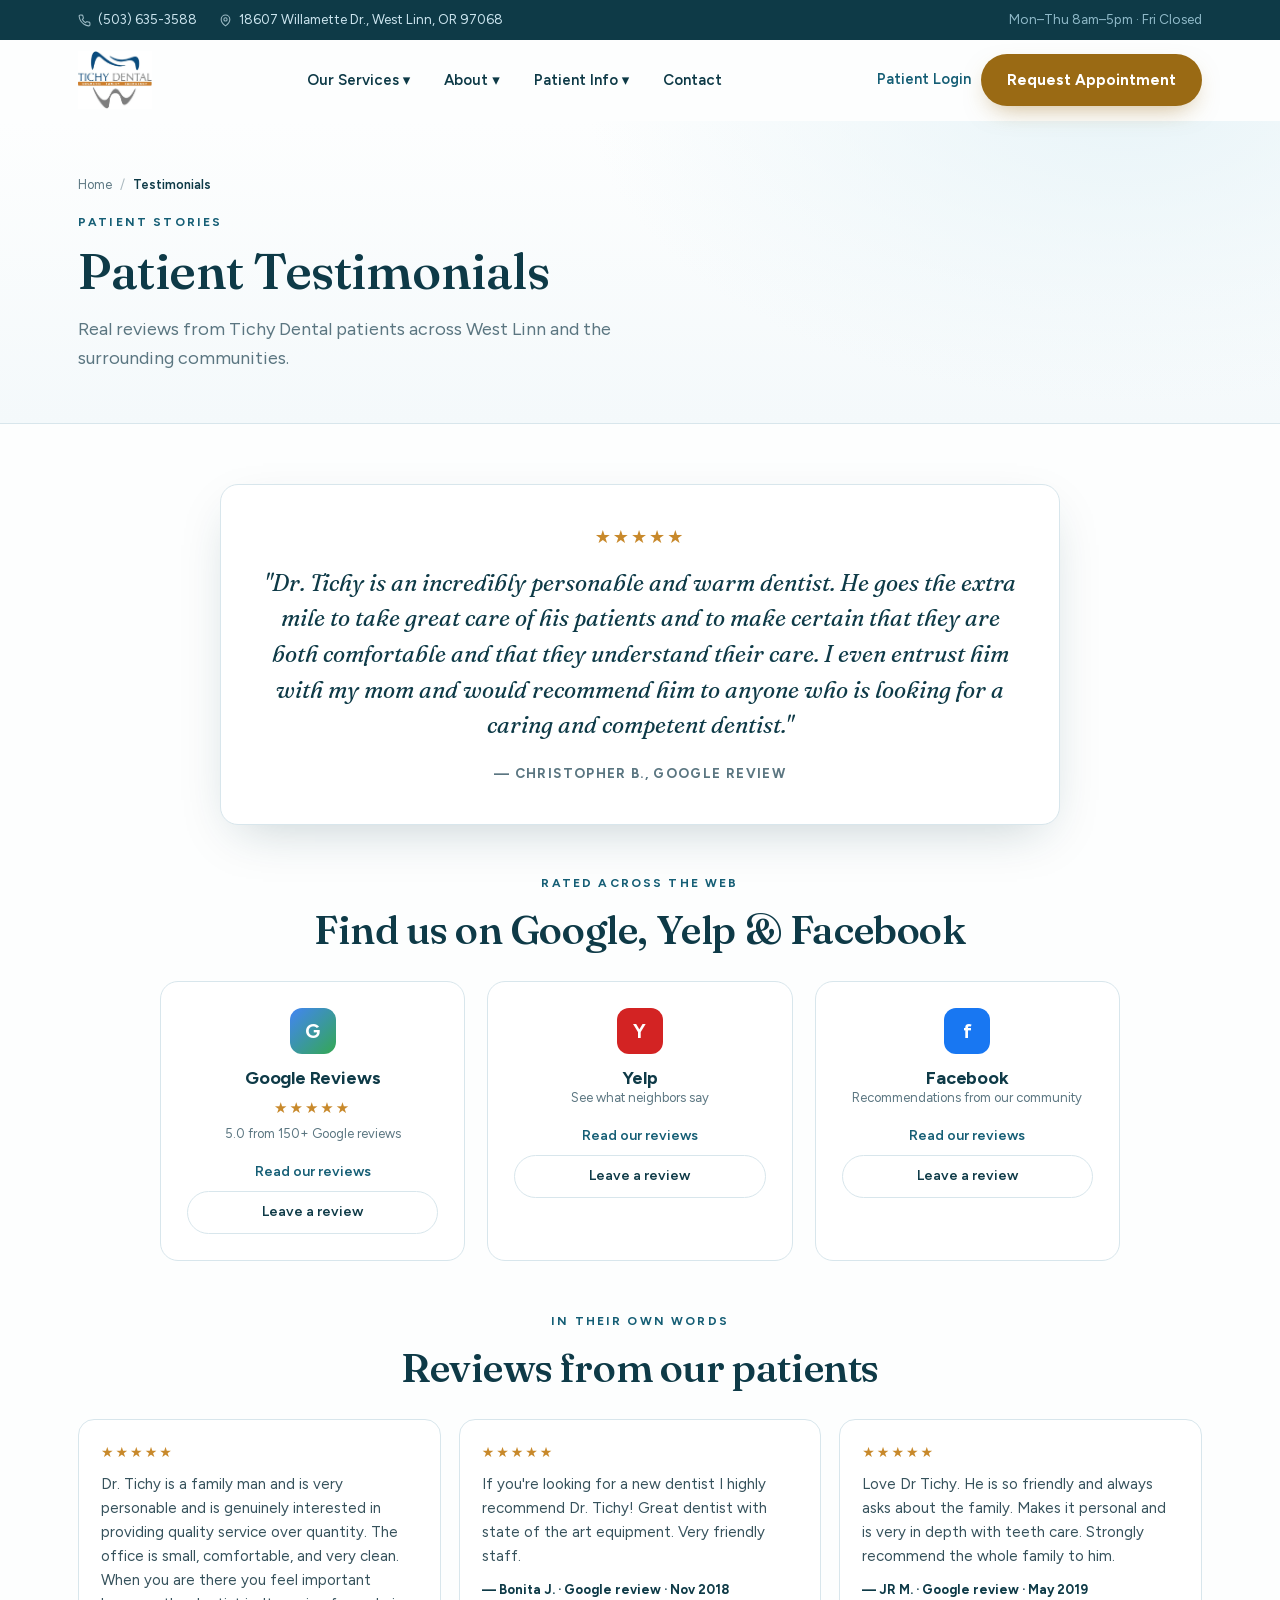
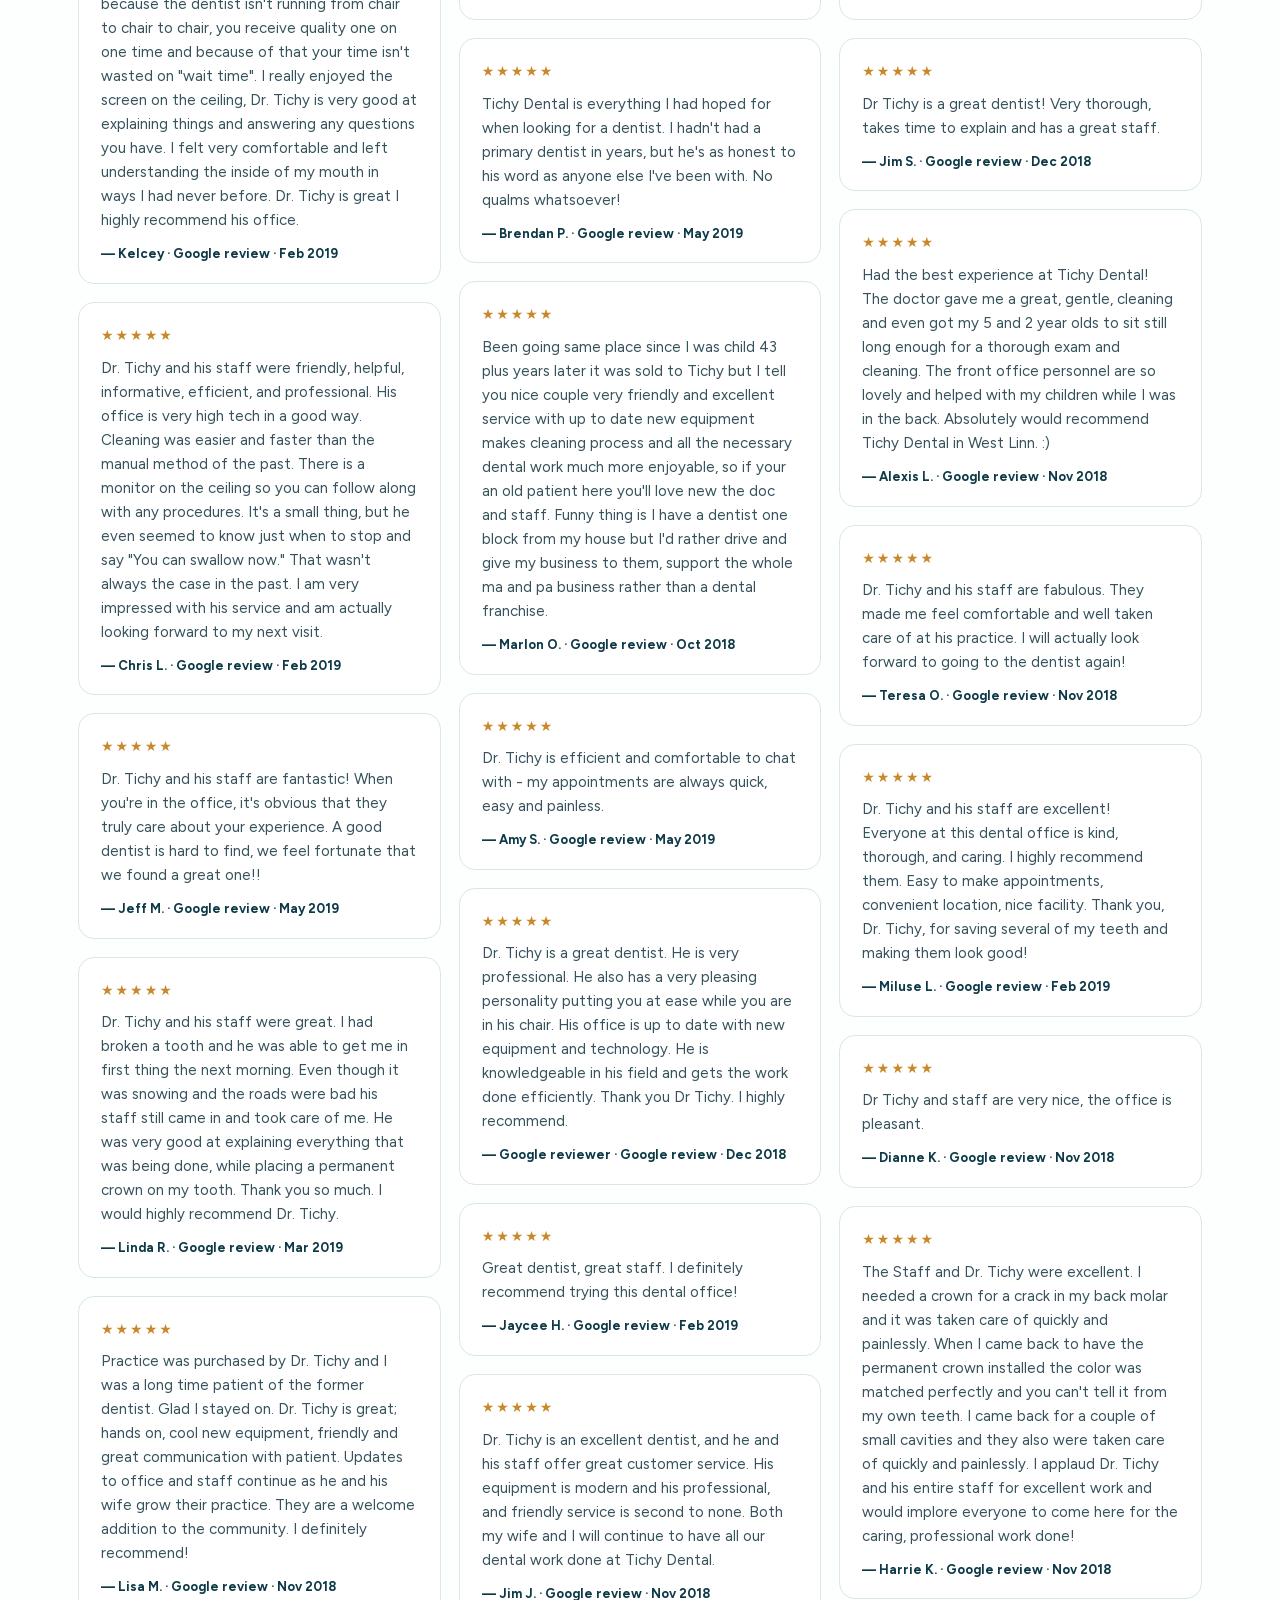
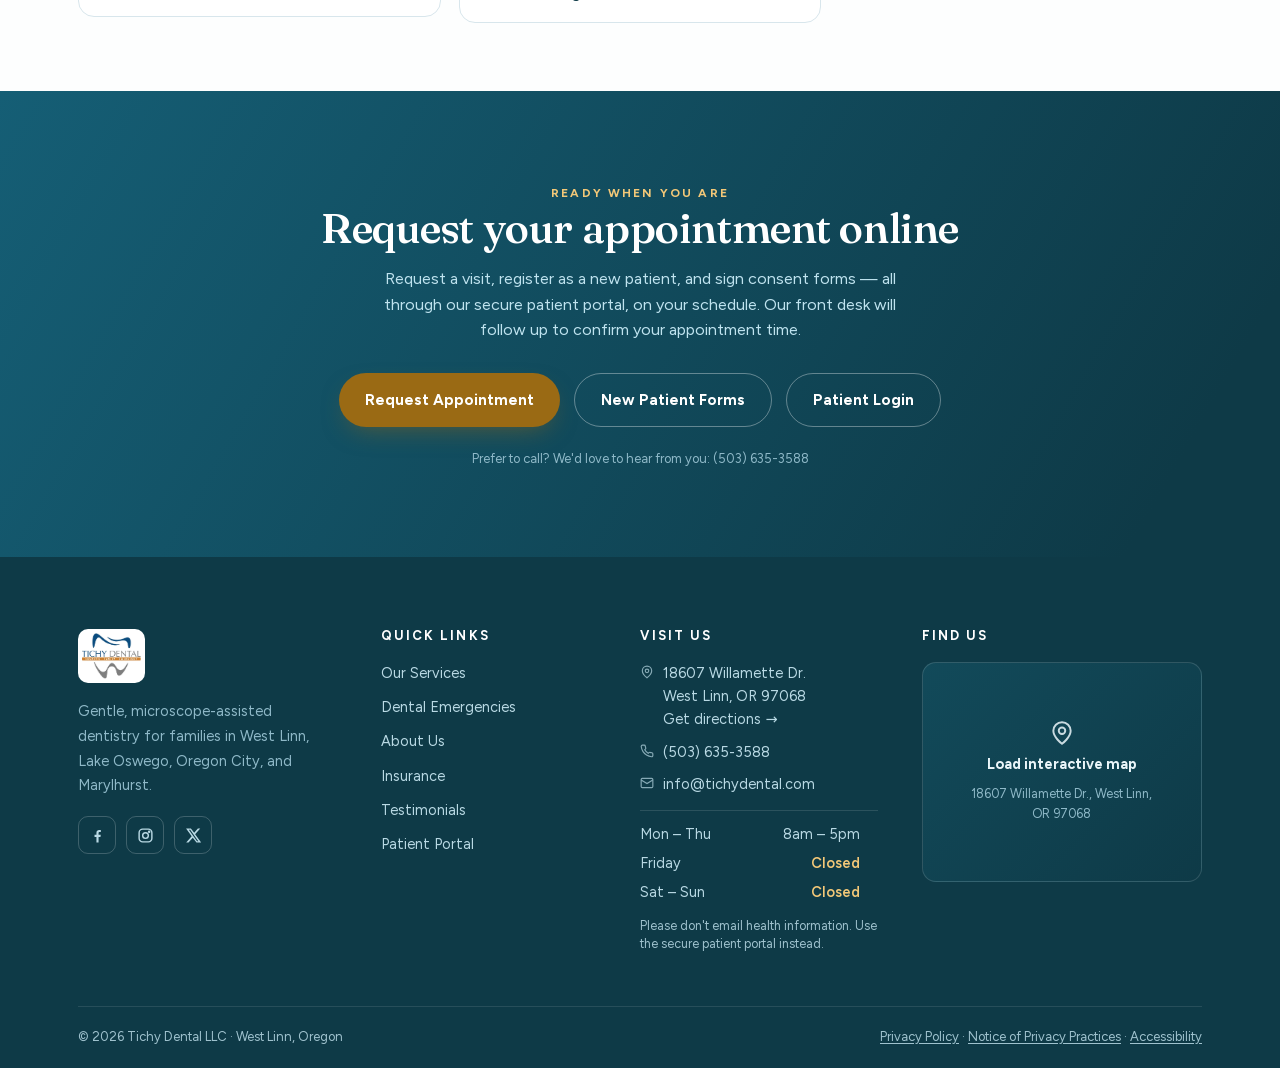
<file: testimonials.html>
<!DOCTYPE html>
<html lang="en">
<head>
<meta charset="UTF-8">
<meta name="viewport" content="width=device-width, initial-scale=1.0">
<title>Patient Testimonials | Tichy Dental, West Linn OR</title>
<meta name="description" content="Read real patient testimonials and reviews for Tichy Dental in West Linn, Oregon.">
<link rel="preload" href="assets/fonts/figtree-latin.woff2" as="font" type="font/woff2" crossorigin>
<link rel="preload" href="assets/fonts/fraunces-normal-latin.woff2" as="font" type="font/woff2" crossorigin>
<link rel="preload" href="assets/fonts/fraunces-italic-latin.woff2" as="font" type="font/woff2" crossorigin>
<link rel="stylesheet" href="assets/css/site.css">
<link rel="canonical" href="https://www.tichydental.com/testimonials">
<link rel="icon" type="image/png" sizes="32x32" href="assets/img/favicon-32.png">
<link rel="apple-touch-icon" href="assets/img/apple-touch-icon.png">
<meta property="og:type" content="website">
<meta property="og:site_name" content="Tichy Dental">
<meta property="og:title" content="Patient Testimonials | Tichy Dental, West Linn OR">
<meta property="og:description" content="Read real patient testimonials and reviews for Tichy Dental in West Linn, Oregon.">
<meta property="og:url" content="https://www.tichydental.com/testimonials">
<meta property="og:image" content="https://rainmanjam.github.io/tichy-dental-concept/assets/img/og-image.jpg">
<meta name="twitter:card" content="summary_large_image">
<script type="application/ld+json">{"@context": "https://schema.org", "@graph": [{"@type": "Dentist", "@id": "https://www.tichydental.com/#dentist", "name": "Tichy Dental", "url": "https://www.tichydental.com/", "telephone": "+1-503-635-3588", "email": "info@tichydental.com", "image": "https://rainmanjam.github.io/tichy-dental-concept/assets/img/og-image.jpg", "logo": "https://rainmanjam.github.io/tichy-dental-concept/assets/img/apple-touch-icon.png", "address": {"@type": "PostalAddress", "streetAddress": "18607 Willamette Dr.", "addressLocality": "West Linn", "addressRegion": "OR", "postalCode": "97068", "addressCountry": "US"}, "geo": {"@type": "GeoCoordinates", "latitude": 45.3912526, "longitude": -122.6463701}, "hasMap": "https://maps.google.com/?cid=16812813104947599883", "openingHoursSpecification": [{"@type": "OpeningHoursSpecification", "dayOfWeek": ["Monday", "Tuesday", "Wednesday", "Thursday"], "opens": "08:00", "closes": "17:00"}], "areaServed": ["West Linn", "Lake Oswego", "Oregon City"], "sameAs": ["https://maps.google.com/?cid=16812813104947599883", "https://www.facebook.com/TichyDental/", "https://www.instagram.com/tichydental/", "https://twitter.com/MichaelTichyDMD", "https://www.yelp.com/biz/tichy-dental-west-linn"], "founder": {"@id": "https://www.tichydental.com/meet-dr-tichy#dr-tichy"}, "employee": {"@id": "https://www.tichydental.com/meet-dr-tichy#dr-tichy"}}, {"@type": "Person", "@id": "https://www.tichydental.com/meet-dr-tichy#dr-tichy", "name": "Dr. Michael Tichy", "honorificSuffix": "D.M.D.", "jobTitle": "Dentist", "url": "https://www.tichydental.com/meet-dr-tichy", "image": "https://rainmanjam.github.io/tichy-dental-concept/assets/img/f9995c_119eb82f2552473c929929d883e91d19.webp", "alumniOf": [{"@type": "CollegeOrUniversity", "name": "Oregon Health & Science University"}, {"@type": "CollegeOrUniversity", "name": "Portland State University"}], "worksFor": {"@id": "https://www.tichydental.com/#dentist"}}, {"@type": "WebPage", "@id": "https://www.tichydental.com/testimonials#webpage", "url": "https://www.tichydental.com/testimonials", "name": "Patient Testimonials | Tichy Dental, West Linn OR", "description": "Read real patient testimonials and reviews for Tichy Dental in West Linn, Oregon.", "about": {"@id": "https://www.tichydental.com/#dentist"}, "dateModified": "2026-10-20", "breadcrumb": {"@id": "https://www.tichydental.com/testimonials#breadcrumb"}}, {"@type": "BreadcrumbList", "@id": "https://www.tichydental.com/testimonials#breadcrumb", "itemListElement": [{"@type": "ListItem", "position": 1, "name": "Home", "item": "https://www.tichydental.com/"}, {"@type": "ListItem", "position": 2, "name": "Patient Testimonials", "item": "https://www.tichydental.com/testimonials"}]}]}</script>
<meta name="robots" content="noindex">

</head>
<body>
<a class="skip-link" href="#main">Skip to main content</a>
<!-- top utility bar -->
<div class="topbar">
  <div class="wrap">
    <div class="left">
      <a href="tel:5036353588"><svg width="13" height="13" viewBox="0 0 24 24" fill="none" stroke="currentColor" stroke-width="2"><path d="M22 16.9v3a2 2 0 0 1-2.2 2 19.8 19.8 0 0 1-8.6-3A19.5 19.5 0 0 1 5.2 13 19.8 19.8 0 0 1 2.1 4.2 2 2 0 0 1 4.1 2h3a2 2 0 0 1 2 1.7c.1 1 .4 2 .7 2.9a2 2 0 0 1-.5 2.1L8.1 10a16 16 0 0 0 6 6l1.3-1.3a2 2 0 0 1 2.1-.4c1 .3 1.9.5 2.9.7a2 2 0 0 1 1.6 2z"/></svg> (503) 635-3588</a>
      <a class="addr" href="https://www.google.com/maps/place/Tichy+Dental+LLC/@45.3912526,-122.6463701,15z/data=!4m5!3m4!1s0x0:0xe9531c70db6f1a0b!8m2!3d45.3912526!4d-122.6463701" target="_blank" rel="noopener"><svg width="13" height="13" viewBox="0 0 24 24" fill="none" stroke="currentColor" stroke-width="2"><path d="M20 10c0 6-8 12-8 12S4 16 4 10a8 8 0 0 1 16 0z"/><circle cx="12" cy="10" r="3"/></svg> 18607 Willamette Dr., West Linn, OR 97068</a>
    </div>
    <span class="hours">Mon–Thu 8am–5pm · Fri Closed</span>
  </div>
</div>
<!-- header -->
<header class="site" id="siteHeader">
  <div class="wrap navrow">
    <a class="brand" href="index.html" aria-label="Tichy Dental — home">
      <img width="628" height="492" src="assets/img/f9995c_cca9f03d99c441ec81741650af77e7dd.webp" alt="Tichy Dental — cosmetic, family &amp; emergency dentistry">
    </a>
    <nav class="main" id="mainNav">
      <div>
        <a class="top" href="index.html#services">Our Services ▾</a>
        <div class="dd">
          <span class="sub">General</span>
          <a href="general-dentistry.html">General &amp; Family Dentistry</a>
          <a href="emergency-dentist.html">Emergency Dental Care</a>
          <span class="sub">Cosmetic</span>
          <a href="clarity-aligners.html">3M Clarity Aligners</a>
          <span class="sub">Restorative</span>
          <a href="cerec-crowns.html">CEREC Same-Day Crowns</a>
          <span class="sub">Advanced Technology</span>
          <a href="microscopically-assisted-dentistry.html">Microscopic Dentistry</a>
        </div>
      </div>
      <div>
        <a class="top" href="index.html#about">About ▾</a>
        <div class="dd">
          <a href="meet-dr-tichy.html">Meet Dr. Tichy</a>
          <a href="meet-dr-tichy.html#team">Our Team</a>
          <a href="testimonials.html">Patient Reviews</a>
        </div>
      </div>
      <div>
        <a class="top" href="index.html#book">Patient Info ▾</a>
        <div class="dd">
          <a href="https://tch.identalcloud.com/TichyDental/Patient/_practice/1/Registration" target="_blank" rel="noopener">New Patient Forms</a>
          <a href="insurance.html">Insurance &amp; Billing</a>
          <a href="faq.html">FAQ</a>
        </div>
      </div>
      <div><a class="top" href="#contact">Contact</a></div>
    </nav>
    <div class="nav-cta">
      <a class="login-link" href="https://tch.identalcloud.com/TichyDental/Patient/_practice/1" target="_blank" rel="noopener">Patient Login</a>
      <a class="btn btn-amber" href="https://tch.identalcloud.com/TichyDental/Patient/_practice/1/Appointment" target="_blank" rel="noopener">Request Appointment</a>
      <button class="hamburger" id="hamburger" aria-label="Open menu" aria-controls="mainNav" aria-expanded="false">☰</button>
    </div>
  </div>
</header>
<main id="main" tabindex="-1">
<div class="subhero">
  <div class="wrap">
    <nav class="breadcrumb" aria-label="Breadcrumb"><a href="index.html">Home</a><span class="sep">/</span><span class="here">Testimonials</span></nav>
    <span class="eyebrow">Patient Stories</span>
    <h1>Patient Testimonials</h1>
    <p class="lede">Real reviews from Tichy Dental patients across West Linn and the surrounding communities.</p>
  </div>
</div>

<section class="pagebody tight">
  <div class="wrap">
    <div class="featured-quote rv">
      <div class="stars">★★★★★</div>
      <p>"Dr. Tichy is an incredibly personable and warm dentist. He goes the extra mile to take great care of his patients and to make certain that they are both comfortable and that they understand their care. I even entrust him with my mom and would recommend him to anyone who is looking for a caring and competent dentist."</p>
      <cite>— Christopher B., Google review</cite>
    </div>
    <div class="sec-head rv" style="max-width:100%;text-align:center;margin:0 auto 28px">
      <span class="eyebrow">Rated Across The Web</span>
      <h2>Find us on Google, Yelp &amp; Facebook</h2>
    </div>
    <div class="plat-grid" style="margin-bottom:46px">
      <div class="plat google rv"><div class="logo">G</div><h3>Google Reviews</h3><div class="stars" role="img" aria-label="Rated 5 out of 5 on Google">★★★★★</div><div class="count">5.0 from 150+ Google reviews</div>
        <div class="links"><a class="read" href="https://www.google.com/maps/place/Tichy+Dental+LLC/@45.3912526,-122.6463701,15z/data=!4m5!3m4!1s0x0:0xe9531c70db6f1a0b!8m2!3d45.3912526!4d-122.6463701" target="_blank" rel="noopener">Read our reviews</a><a class="leave" href="https://search.google.com/local/writereview?placeid=ChIJlUWZp4pzlVQRCxpv23AcU-k" target="_blank" rel="noopener">Leave a review</a></div></div>
      <div class="plat yelp rv"><div class="logo">Y</div><h3>Yelp</h3><div class="count">See what neighbors say</div>
        <div class="links"><a class="read" href="https://www.yelp.com/biz/tichy-dental-west-linn" target="_blank" rel="noopener">Read our reviews</a><a class="leave" href="https://www.yelp.com/biz/tichy-dental-west-linn" target="_blank" rel="noopener">Leave a review</a></div></div>
      <div class="plat facebook rv"><div class="logo">f</div><h3>Facebook</h3><div class="count">Recommendations from our community</div>
        <div class="links"><a class="read" href="https://www.facebook.com/TichyDental/" target="_blank" rel="noopener">Read our reviews</a><a class="leave" href="https://www.facebook.com/TichyDental/" target="_blank" rel="noopener">Leave a review</a></div></div>
    </div>
    <div class="sec-head rv" style="max-width:100%;text-align:center;margin:0 auto 28px">
      <span class="eyebrow">In Their Own Words</span>
      <h2>Reviews from our patients</h2>
    </div>
    <div class="rev-grid">
      <figure class="rev rv"><span class="stars" role="img" aria-label="5 out of 5 stars">★★★★★</span><blockquote>Dr. Tichy is a family man and is very personable and is genuinely interested in providing quality service over quantity. The office is small, comfortable, and very clean. When you are there you feel important because the dentist isn't running from chair to chair to chair, you receive quality one on one time and because of that your time isn't wasted on &quot;wait time&quot;. I really enjoyed the screen on the ceiling, Dr. Tichy is very good at explaining things and answering any questions you have. I felt very comfortable and left understanding the inside of my mouth in ways I had never before. Dr. Tichy is great I highly recommend his office.</blockquote><figcaption>— Kelcey · Google review · Feb 2019</figcaption></figure>
      <figure class="rev rv"><span class="stars" role="img" aria-label="5 out of 5 stars">★★★★★</span><blockquote>Dr. Tichy and his staff were friendly, helpful, informative, efficient, and professional. His office is very high tech in a good way. Cleaning was easier and faster than the manual method of the past. There is a monitor on the ceiling so you can follow along with any procedures. It's a small thing, but he even seemed to know just when to stop and say &quot;You can swallow now.&quot; That wasn't always the case in the past. I am very impressed with his service and am actually looking forward to my next visit.</blockquote><figcaption>— Chris L. · Google review · Feb 2019</figcaption></figure>
      <figure class="rev rv"><span class="stars" role="img" aria-label="5 out of 5 stars">★★★★★</span><blockquote>Dr. Tichy and his staff are fantastic! When you're in the office, it's obvious that they truly care about your experience. A good dentist is hard to find, we feel fortunate that we found a great one!!</blockquote><figcaption>— Jeff M. · Google review · May 2019</figcaption></figure>
      <figure class="rev rv"><span class="stars" role="img" aria-label="5 out of 5 stars">★★★★★</span><blockquote>Dr. Tichy and his staff were great. I had broken a tooth and he was able to get me in first thing the next morning. Even though it was snowing and the roads were bad his staff still came in and took care of me. He was very good at explaining everything that was being done, while placing a permanent crown on my tooth. Thank you so much. I would highly recommend Dr. Tichy.</blockquote><figcaption>— Linda R. · Google review · Mar 2019</figcaption></figure>
      <figure class="rev rv"><span class="stars" role="img" aria-label="5 out of 5 stars">★★★★★</span><blockquote>Practice was purchased by Dr. Tichy and I was a long time patient of the former dentist. Glad I stayed on. Dr. Tichy is great; hands on, cool new equipment, friendly and great communication with patient. Updates to office and staff continue as he and his wife grow their practice. They are a welcome addition to the community. I definitely recommend!</blockquote><figcaption>— Lisa M. · Google review · Nov 2018</figcaption></figure>
      <figure class="rev rv"><span class="stars" role="img" aria-label="5 out of 5 stars">★★★★★</span><blockquote>If you're looking for a new dentist I highly recommend Dr. Tichy! Great dentist with state of the art equipment. Very friendly staff.</blockquote><figcaption>— Bonita J. · Google review · Nov 2018</figcaption></figure>
      <figure class="rev rv"><span class="stars" role="img" aria-label="5 out of 5 stars">★★★★★</span><blockquote>Tichy Dental is everything I had hoped for when looking for a dentist. I hadn't had a primary dentist in years, but he's as honest to his word as anyone else I've been with. No qualms whatsoever!</blockquote><figcaption>— Brendan P. · Google review · May 2019</figcaption></figure>
      <figure class="rev rv"><span class="stars" role="img" aria-label="5 out of 5 stars">★★★★★</span><blockquote>Been going same place since I was child 43 plus years later it was sold to Tichy but I tell you nice couple very friendly and excellent service with up to date new equipment makes cleaning process and all the necessary dental work much more enjoyable, so if your an old patient here you'll love new the doc and staff. Funny thing is I have a dentist one block from my house but I'd rather drive and give my business to them, support the whole ma and pa business rather than a dental franchise.</blockquote><figcaption>— Marlon O. · Google review · Oct 2018</figcaption></figure>
      <figure class="rev rv"><span class="stars" role="img" aria-label="5 out of 5 stars">★★★★★</span><blockquote>Dr. Tichy is efficient and comfortable to chat with - my appointments are always quick, easy and painless.</blockquote><figcaption>— Amy S. · Google review · May 2019</figcaption></figure>
      <figure class="rev rv"><span class="stars" role="img" aria-label="5 out of 5 stars">★★★★★</span><blockquote>Dr. Tichy is a great dentist. He is very professional. He also has a very pleasing personality putting you at ease while you are in his chair. His office is up to date with new equipment and technology. He is knowledgeable in his field and gets the work done efficiently. Thank you Dr Tichy. I highly recommend.</blockquote><figcaption>— Google reviewer · Google review · Dec 2018</figcaption></figure>
      <figure class="rev rv"><span class="stars" role="img" aria-label="5 out of 5 stars">★★★★★</span><blockquote>Great dentist, great staff. I definitely recommend trying this dental office!</blockquote><figcaption>— Jaycee H. · Google review · Feb 2019</figcaption></figure>
      <figure class="rev rv"><span class="stars" role="img" aria-label="5 out of 5 stars">★★★★★</span><blockquote>Dr. Tichy is an excellent dentist, and he and his staff offer great customer service. His equipment is modern and his professional, and friendly service is second to none. Both my wife and I will continue to have all our dental work done at Tichy Dental.</blockquote><figcaption>— Jim J. · Google review · Nov 2018</figcaption></figure>
      <figure class="rev rv"><span class="stars" role="img" aria-label="5 out of 5 stars">★★★★★</span><blockquote>Love Dr Tichy. He is so friendly and always asks about the family. Makes it personal and is very in depth with teeth care. Strongly recommend the whole family to him.</blockquote><figcaption>— JR M. · Google review · May 2019</figcaption></figure>
      <figure class="rev rv"><span class="stars" role="img" aria-label="5 out of 5 stars">★★★★★</span><blockquote>Dr Tichy is a great dentist! Very thorough, takes time to explain and has a great staff.</blockquote><figcaption>— Jim S. · Google review · Dec 2018</figcaption></figure>
      <figure class="rev rv"><span class="stars" role="img" aria-label="5 out of 5 stars">★★★★★</span><blockquote>Had the best experience at Tichy Dental! The doctor gave me a great, gentle, cleaning and even got my 5 and 2 year olds to sit still long enough for a thorough exam and cleaning. The front office personnel are so lovely and helped with my children while I was in the back. Absolutely would recommend Tichy Dental in West Linn. :)</blockquote><figcaption>— Alexis L. · Google review · Nov 2018</figcaption></figure>
      <figure class="rev rv"><span class="stars" role="img" aria-label="5 out of 5 stars">★★★★★</span><blockquote>Dr. Tichy and his staff are fabulous. They made me feel comfortable and well taken care of at his practice. I will actually look forward to going to the dentist again!</blockquote><figcaption>— Teresa O. · Google review · Nov 2018</figcaption></figure>
      <figure class="rev rv"><span class="stars" role="img" aria-label="5 out of 5 stars">★★★★★</span><blockquote>Dr. Tichy and his staff are excellent! Everyone at this dental office is kind, thorough, and caring. I highly recommend them. Easy to make appointments, convenient location, nice facility. Thank you, Dr. Tichy, for saving several of my teeth and making them look good!</blockquote><figcaption>— Miluse L. · Google review · Feb 2019</figcaption></figure>
      <figure class="rev rv"><span class="stars" role="img" aria-label="5 out of 5 stars">★★★★★</span><blockquote>Dr Tichy and staff are very nice, the office is pleasant.</blockquote><figcaption>— Dianne K. · Google review · Nov 2018</figcaption></figure>
      <figure class="rev rv"><span class="stars" role="img" aria-label="5 out of 5 stars">★★★★★</span><blockquote>The Staff and Dr. Tichy were excellent. I needed a crown for a crack in my back molar and it was taken care of quickly and painlessly. When I came back to have the permanent crown installed the color was matched perfectly and you can't tell it from my own teeth. I came back for a couple of small cavities and they also were taken care of quickly and painlessly. I applaud Dr. Tichy and his entire staff for excellent work and would implore everyone to come here for the caring, professional work done!</blockquote><figcaption>— Harrie K. · Google review · Nov 2018</figcaption></figure>
    </div>
  </div>
</section>
<!-- booking band -->
<section class="book" id="book">
  <div class="wrap rv">
    <span class="eyebrow" style="color:#F3C878">Ready When You Are</span>
    <h2>Request your appointment online</h2>
    <p>Request a visit, register as a new patient, and sign consent forms — all through our secure patient portal, on your schedule. Our front desk will follow up to confirm your appointment time.</p>
    <div class="row">
      <a class="btn btn-amber" href="https://tch.identalcloud.com/TichyDental/Patient/_practice/1/Appointment" target="_blank" rel="noopener">Request Appointment</a>
      <a class="btn btn-ghost" href="https://tch.identalcloud.com/TichyDental/Patient/_practice/1/Registration" target="_blank" rel="noopener">New Patient Forms</a>
      <a class="btn btn-ghost" href="https://tch.identalcloud.com/TichyDental/Patient/_practice/1" target="_blank" rel="noopener">Patient Login</a>
    </div>
    <div class="note">Prefer to call? We'd love to hear from you: (503) 635-3588</div>
  </div>
</section>
</main>
<!-- footer -->
<footer id="contact">
  <div class="wrap">
    <div class="foot-grid">
      <div>
        <div class="fbrand">
          <img width="628" height="492" src="assets/img/f9995c_cca9f03d99c441ec81741650af77e7dd.webp" alt="Tichy Dental logo">
        </div>
        <p class="mission">Gentle, microscope-assisted dentistry for families in West Linn, Lake Oswego, Oregon City, and Marylhurst.</p>
        <div class="socials">
          <a href="https://www.facebook.com/TichyDental/" target="_blank" rel="noopener" aria-label="Facebook"><svg width="17" height="17" viewBox="0 0 24 24" fill="currentColor"><path d="M13.5 22v-8h2.7l.4-3.2h-3.1V8.7c0-.9.3-1.6 1.7-1.6h1.5V4.2c-.3 0-1.2-.1-2.3-.1-2.3 0-3.9 1.4-3.9 4v2.7H7.8V14h2.7v8z"/></svg></a>
          <a href="https://www.instagram.com/tichydental/" target="_blank" rel="noopener" aria-label="Instagram"><svg width="17" height="17" viewBox="0 0 24 24" fill="none" stroke="currentColor" stroke-width="2"><rect x="3" y="3" width="18" height="18" rx="5"/><circle cx="12" cy="12" r="4"/><circle cx="17.2" cy="6.8" r=".8" fill="currentColor"/></svg></a>
          <a href="https://twitter.com/MichaelTichyDMD" target="_blank" rel="noopener" aria-label="Twitter / X"><svg width="17" height="17" viewBox="0 0 24 24" fill="currentColor"><path d="M18.2 2h3.3l-7.2 8.3L22.8 22h-6.6l-5.2-6.8L5 22H1.7l7.7-8.9L1.5 2h6.8l4.7 6.2zm-1.2 18h1.8L7.3 3.9H5.4z"/></svg></a>
        </div>
      </div>
      <div>
        <h2>Quick Links</h2>
        <ul>
          <li><a href="general-dentistry.html">Our Services</a></li>
          <li><a href="emergency-dentist.html">Dental Emergencies</a></li>
          <li><a href="meet-dr-tichy.html">About Us</a></li>
          <li><a href="insurance.html">Insurance</a></li>
          <li><a href="testimonials.html">Testimonials</a></li>
          <li><a href="https://tch.identalcloud.com/TichyDental/Patient/_practice/1" target="_blank" rel="noopener">Patient Portal</a></li>
        </ul>
      </div>
      <div>
        <h2>Visit Us</h2>
        <div class="nap">
          <div><svg width="14" height="14" viewBox="0 0 24 24" fill="none" stroke="currentColor" stroke-width="2"><path d="M20 10c0 6-8 12-8 12S4 16 4 10a8 8 0 0 1 16 0z"/><circle cx="12" cy="10" r="3"/></svg><span>18607 Willamette Dr.<br>West Linn, OR 97068<br><a href="https://www.google.com/maps/dir/?api=1&destination=Tichy+Dental+LLC,+18607+Willamette+Dr,+West+Linn,+OR+97068" target="_blank" rel="noopener">Get directions &rarr;</a></span></div>
          <div><svg width="14" height="14" viewBox="0 0 24 24" fill="none" stroke="currentColor" stroke-width="2"><path d="M22 16.9v3a2 2 0 0 1-2.2 2 19.8 19.8 0 0 1-8.6-3A19.5 19.5 0 0 1 5.2 13 19.8 19.8 0 0 1 2.1 4.2 2 2 0 0 1 4.1 2h3a2 2 0 0 1 2 1.7c.1 1 .4 2 .7 2.9a2 2 0 0 1-.5 2.1L8.1 10a16 16 0 0 0 6 6l1.3-1.3a2 2 0 0 1 2.1-.4c1 .3 1.9.5 2.9.7a2 2 0 0 1 1.6 2z"/></svg><a href="tel:5036353588">(503) 635-3588</a></div>
          <div><svg width="14" height="14" viewBox="0 0 24 24" fill="none" stroke="currentColor" stroke-width="2"><rect x="2" y="4" width="20" height="16" rx="2"/><path d="M22 7l-10 6L2 7"/></svg><a href="mailto:info@tichydental.com">info@tichydental.com</a></div>
        </div>
        <div class="hourstable">
          <div><span>Mon – Thu</span><span>8am – 5pm</span></div>
          <div><span>Friday</span><span class="closed">Closed</span></div>
          <div><span>Sat – Sun</span><span class="closed">Closed</span></div>
        </div>
        <p class="fine">Please don't email health information. Use the secure patient portal instead.</p>
      </div>
      <div class="fmap">
        <h2>Find Us</h2>
        <div class="mapfacade" id="mapFacade" role="button" tabindex="0"
             data-src="https://www.google.com/maps?q=Tichy+Dental+LLC,+18607+Willamette+Dr,+West+Linn,+OR+97068&output=embed">
          <svg width="26" height="26" viewBox="0 0 24 24" fill="none" stroke="currentColor" stroke-width="1.8"><path d="M20 10c0 6-8 12-8 12S4 16 4 10a8 8 0 0 1 16 0z"/><circle cx="12" cy="10" r="3"/></svg>
          <strong>Load interactive map</strong>
          <small>18607 Willamette Dr., West Linn, OR 97068</small>
        </div>
      </div>
    </div>
    <div class="legal">
      <span>© 2026 Tichy Dental LLC · West Linn, Oregon</span>
      <span><a href="privacy.html">Privacy Policy</a> · <a href="notice-of-privacy-practices.html">Notice of Privacy Practices</a> · <a href="accessibility.html">Accessibility</a></span>
    </div>
  </div>
</footer>

<script src="assets/js/site.js"></script>
</body>
</html>
</file>
<file: assets/css/site.css>
:root{
    --ink:#0E3A47;
    --teal:#155E75;
    --teal-soft:#E8F4F8;
    --teal-mist:#F4F9FB;
    --amber:#C8892B;
    --amber-deep:#A9701C;
    --paper:#FDFEFE;
    --line:#D8E6EC;
    --muted:#5B7681;
    --display:'Fraunces', Georgia, serif;
    --body:'Figtree', 'Segoe UI', system-ui, sans-serif;
    --radius:18px;
    --shadow:0 18px 50px -18px rgba(14,58,71,.25);
  }
  *{margin:0;padding:0;box-sizing:border-box}
  html{scroll-behavior:smooth}
  body{font-family:var(--body);color:var(--ink);background:var(--paper);line-height:1.6;font-size:16px}
  img{max-width:100%;display:block}
  a{color:inherit;text-decoration:none}
  .wrap{max-width:1180px;margin:0 auto;padding:0 28px}

  /* ---------- eyebrow / type utilities ---------- */
  .eyebrow{font-size:12px;font-weight:700;letter-spacing:.18em;text-transform:uppercase;color:var(--teal)}
  .eyebrow .dot{color:var(--amber)}
  h1,h2,h3{font-family:var(--display);font-weight:560;line-height:1.12;letter-spacing:-.01em}
  .lede{font-size:18px;color:var(--muted);max-width:56ch}

  .btn{display:inline-flex;align-items:center;gap:10px;font-weight:700;font-size:15px;
       padding:14px 26px;border-radius:999px;transition:transform .18s ease, box-shadow .18s ease;
       cursor:pointer;border:0}
  .btn svg{flex:none}
  .btn-amber{background:var(--amber);color:#fff;box-shadow:0 10px 26px -10px rgba(200,137,43,.7)}
  .btn-amber:hover{transform:translateY(-2px);background:var(--amber-deep)}
  .btn-ghost{border:1.5px solid var(--line);color:var(--ink);background:#fff}
  .btn-ghost:hover{border-color:var(--teal);color:var(--teal)}
  .btn-dark{background:var(--ink);color:#fff}
  .btn-dark:hover{background:var(--teal)}

  /* ---------- top utility bar ---------- */
  .topbar{background:var(--ink);color:#CBE4EE;font-size:13.5px}
  .topbar .wrap{display:flex;align-items:center;justify-content:space-between;min-height:40px;gap:16px}
  .topbar a{display:inline-flex;align-items:center;gap:7px}
  .topbar a:hover{color:#fff}
  .topbar .left{display:flex;gap:22px;flex-wrap:wrap}
  .topbar .hours{color:#8FB9C8}
  .topbar svg{opacity:.75}

  /* ---------- header ---------- */
  header.site{position:sticky;top:0;z-index:60;background:rgba(253,254,254,.92);
    backdrop-filter:blur(10px);border-bottom:1px solid transparent;transition:border-color .2s, box-shadow .2s}
  header.site.scrolled{border-color:var(--line);box-shadow:0 8px 30px -20px rgba(14,58,71,.35)}
  .navrow{display:flex;align-items:center;justify-content:space-between;height:80px;gap:20px}
  .brand{display:flex;align-items:center;gap:12px}
  .brand img{height:52px;width:auto}
  .brand .name{font-family:var(--display);font-size:21px;font-weight:640;line-height:1.05}
  .brand .name small{display:block;font-family:var(--body);font-size:10.5px;font-weight:700;
    letter-spacing:.22em;text-transform:uppercase;color:var(--amber);margin-top:3px}
  nav.main{display:flex;align-items:center;gap:6px}
  nav.main>div{position:relative}
  nav.main a.top{display:inline-block;padding:10px 14px;font-weight:600;font-size:15px;border-radius:10px}
  nav.main a.top:hover{background:var(--teal-soft);color:var(--teal)}
  nav.main .dd{position:absolute;top:calc(100% + 6px);left:8px;min-width:230px;background:#fff;
    border:1px solid var(--line);border-radius:14px;box-shadow:var(--shadow);padding:8px;
    opacity:0;visibility:hidden;transform:translateY(6px);transition:.18s ease}
  nav.main>div:hover .dd,nav.main>div:focus-within .dd{opacity:1;visibility:visible;transform:none}
  nav.main .dd a{display:block;padding:10px 12px;border-radius:9px;font-size:14.5px;font-weight:500}
  nav.main .dd a:hover{background:var(--teal-mist);color:var(--teal)}
  nav.main .dd .sub{font-size:11px;font-weight:700;letter-spacing:.14em;text-transform:uppercase;
    color:var(--muted);padding:8px 12px 2px}
  .nav-cta{display:flex;align-items:center;gap:10px}
  .login-link{font-weight:600;font-size:14.5px;color:var(--teal)}
  .login-link:hover{text-decoration:underline}
  .hamburger{display:none;background:none;border:1.5px solid var(--line);border-radius:10px;
    padding:9px 11px;cursor:pointer;color:var(--ink)}

  /* ---------- hero ---------- */
  .hero{background:
      radial-gradient(900px 520px at 88% -10%, var(--teal-soft) 0%, transparent 60%),
      linear-gradient(180deg,var(--paper) 0%, var(--teal-mist) 100%);
    overflow:hidden}
  .hero .wrap{display:grid;grid-template-columns:1.05fr .95fr;gap:56px;align-items:center;padding-top:64px;padding-bottom:84px}
  .hero h1{font-size:clamp(38px,4.6vw,58px);margin:18px 0 20px}
  .hero h1 em{font-style:italic;color:var(--teal)}
  .hero .lede{margin-bottom:32px}
  .hero .cta-row{display:flex;gap:14px;flex-wrap:wrap;align-items:center}
  .hero .rating{display:flex;align-items:center;gap:10px;margin-top:26px;font-size:14px;color:var(--muted)}
  .stars{color:var(--amber);letter-spacing:2px;font-size:15px}

  .hero-visual{position:relative}
  .hero-visual .office{border-radius:26px;box-shadow:var(--shadow);aspect-ratio:4/3.1;object-fit:cover;width:100%;background:var(--teal-soft)}
  /* the scope lens — signature element */
  .lens{position:absolute;left:-42px;bottom:-34px;width:206px;height:206px;border-radius:50%;
    border:7px solid #fff;box-shadow:var(--shadow);overflow:hidden;background:var(--ink)}
  .lens img{width:100%;height:100%;object-fit:cover;transition:transform .5s ease}
  .lens:hover img{transform:scale(1.12)}
  .lens::after{content:"";position:absolute;inset:10px;border:1.5px dashed rgba(255,255,255,.55);border-radius:50%;pointer-events:none}
  .lens-tag{position:absolute;left:118px;bottom:-6px;background:var(--ink);color:#fff;font-size:12px;
    font-weight:700;letter-spacing:.06em;padding:7px 14px;border-radius:999px;white-space:nowrap;box-shadow:var(--shadow)}
  .chip{position:absolute;top:22px;right:-14px;background:#fff;border:1px solid var(--line);
    border-radius:16px;padding:14px 18px;box-shadow:var(--shadow);max-width:230px}
  .chip b{font-family:var(--display);font-size:26px;font-weight:640;color:var(--teal);display:block;line-height:1}
  .chip span{font-size:12.5px;color:var(--muted);line-height:1.45;display:block;margin-top:5px}

  /* ---------- trust bar ---------- */
  .trust{background:#fff;border-top:1px solid var(--line);border-bottom:1px solid var(--line)}
  .trust .wrap{display:flex;justify-content:space-between;align-items:center;gap:12px;padding:18px 28px;flex-wrap:wrap}
  .trust .item{display:flex;align-items:center;gap:9px;font-size:13.5px;font-weight:600;color:var(--muted)}
  .trust .item svg{color:var(--teal)}

  /* ---------- sections ---------- */
  section{padding:88px 0}
  .sec-head{max-width:640px;margin-bottom:48px}
  .sec-head h2{font-size:clamp(28px,3.2vw,40px);margin:14px 0 14px}

  /* services grid */
  .services{background:var(--paper)}
  .svc-grid{display:grid;grid-template-columns:repeat(4,1fr);gap:22px}
  .svc{background:#fff;border:1px solid var(--line);border-radius:var(--radius);padding:30px 26px;
    display:flex;flex-direction:column;gap:14px;transition:transform .2s ease, box-shadow .2s ease}
  .svc:hover{transform:translateY(-5px);box-shadow:var(--shadow)}
  .svc .icon{width:52px;height:52px;border-radius:14px;background:var(--teal-soft);display:grid;place-items:center;color:var(--teal)}
  .svc h3{font-size:20px}
  .svc p{font-size:14.5px;color:var(--muted);flex:1}
  .svc a{font-weight:700;font-size:14px;color:var(--amber-deep);display:inline-flex;align-items:center;gap:6px}
  .svc a:hover{gap:10px}
  .svc a{transition:gap .18s ease}

  /* microscope band — signature story */
  .scopeband{background:var(--ink);color:#EAF5F9;position:relative;overflow:hidden}
  .scopeband::before{content:"";position:absolute;right:-160px;top:-160px;width:520px;height:520px;
    border-radius:50%;border:1.5px dashed rgba(255,255,255,.14)}
  .scopeband::after{content:"";position:absolute;right:-60px;top:-60px;width:320px;height:320px;
    border-radius:50%;border:1.5px dashed rgba(255,255,255,.10)}
  .scopeband .wrap{display:grid;grid-template-columns:.9fr 1.1fr;gap:64px;align-items:center;position:relative;z-index:1}
  .scopeband .eyebrow{color:#8FD3E8}
  .scopeband h2{color:#fff;font-size:clamp(28px,3.2vw,40px);margin:14px 0 18px}
  .scopeband p{color:#B9D9E4;margin-bottom:16px}
  .scope-photo{position:relative;justify-self:center}
  .scope-photo .ring{width:min(380px,80vw);height:min(380px,80vw);border-radius:50%;overflow:hidden;
    border:9px solid rgba(255,255,255,.12);box-shadow:0 30px 70px -20px rgba(0,0,0,.55)}
  .scope-photo .ring img{width:100%;height:100%;object-fit:cover}
  .scope-photo .cross{position:absolute;inset:-18px;border-radius:50%;border:1.5px dashed rgba(143,211,232,.5);pointer-events:none}
  .mag{display:flex;gap:14px;margin-top:26px;flex-wrap:wrap}
  .mag .m{background:rgba(255,255,255,.06);border:1px solid rgba(255,255,255,.14);
    border-radius:14px;padding:14px 20px;min-width:140px}
  .mag .m b{font-family:var(--display);font-size:26px;font-weight:640;color:#fff;display:block;line-height:1.1}
  .mag .m span{font-size:12px;color:#8FB9C8;letter-spacing:.08em;text-transform:uppercase;font-weight:700}
  .mag .m.hot{background:rgba(200,137,43,.16);border-color:rgba(200,137,43,.5)}
  .mag .m.hot b{color:#F3C878}

  /* about */
  .about{background:var(--teal-mist)}
  .about .wrap{display:grid;grid-template-columns:.85fr 1.15fr;gap:64px;align-items:center}
  .about-photo{position:relative;justify-self:center}
  .about-photo .portrait{width:min(340px,78vw);border-radius:24px;box-shadow:var(--shadow);background:#fff}
  .about-photo .ski{position:absolute;right:-36px;bottom:-36px;width:150px;height:150px;border-radius:50%;
    object-fit:cover;border:6px solid #fff;box-shadow:var(--shadow)}
  .about h2{font-size:clamp(28px,3.2vw,40px);margin:14px 0 18px}
  .about p{color:var(--muted);margin-bottom:14px}
  .pull{border-left:3px solid var(--amber);padding:6px 0 6px 18px;margin:22px 0;
    font-family:var(--display);font-size:19px;font-style:italic;color:var(--ink);line-height:1.5}
  .about .btn{margin-top:8px}

  /* reviews */
  .reviews{background:var(--paper)}
  .featured-quote{background:#fff;border:1px solid var(--line);border-radius:var(--radius);
    padding:38px 42px;box-shadow:var(--shadow);max-width:840px;margin:0 auto 44px;text-align:center}
  .featured-quote .stars{font-size:18px;margin-bottom:14px}
  .featured-quote p{font-family:var(--display);font-size:clamp(18px,2vw,23px);font-style:italic;line-height:1.55;margin-bottom:16px}
  .featured-quote cite{font-style:normal;font-size:13.5px;font-weight:700;letter-spacing:.1em;
    text-transform:uppercase;color:var(--muted)}
  .plat-grid{display:grid;grid-template-columns:repeat(3,1fr);gap:22px;max-width:960px;margin:0 auto}
  .plat{background:#fff;border:1px solid var(--line);border-radius:var(--radius);padding:26px;text-align:center;
    transition:transform .2s, box-shadow .2s}
  .plat:hover{transform:translateY(-4px);box-shadow:var(--shadow)}
  .plat .logo{width:46px;height:46px;border-radius:12px;margin:0 auto 14px;display:grid;place-items:center;color:#fff;font-weight:800;font-size:20px}
  .plat.google .logo{background:linear-gradient(135deg,#4285F4,#34A853)}
  .plat.yelp .logo{background:#D32323}
  .plat.facebook .logo{background:#1877F2}
  .plat h3{font-size:18px;font-family:var(--body);font-weight:700}
  .plat .stars{margin:8px 0 4px}
  .plat .count{font-size:13px;color:var(--muted);margin-bottom:16px}
  .plat .links{display:flex;flex-direction:column;gap:8px}
  .plat .links a{font-size:14px;font-weight:600}
  .plat .links a.read{color:var(--teal)}
  .plat .links a.read:hover{text-decoration:underline}
  .plat .links a.leave{border:1.5px solid var(--line);border-radius:999px;padding:9px 0}
  .plat .links a.leave:hover{border-color:var(--amber);color:var(--amber-deep)}

  /* booking band */
  .book{background:linear-gradient(120deg,var(--teal) 0%, var(--ink) 90%);color:#fff;text-align:center}
  .book h2{color:#fff;font-size:clamp(28px,3.4vw,42px);margin-bottom:14px}
  .book p{color:#BFE3EF;max-width:52ch;margin:0 auto 30px}
  .book .row{display:flex;gap:14px;justify-content:center;flex-wrap:wrap}
  .book .row .btn-ghost{background:transparent;color:#fff;border-color:rgba(255,255,255,.35)}
  .book .row .btn-ghost:hover{border-color:#fff;color:#fff}
  .book .note{margin-top:22px;font-size:13px;color:#8FB9C8}

  /* footer */
  footer{background:var(--ink);color:#B9D9E4;padding:72px 0 0;font-size:14.5px}
  .foot-grid{display:grid;grid-template-columns:1.2fr 1fr 1.1fr 1.3fr;gap:44px;padding-bottom:52px}
  footer h4{color:#fff;font-size:13px;font-weight:700;letter-spacing:.16em;text-transform:uppercase;margin-bottom:18px}
  footer .fbrand{display:flex;align-items:center;gap:12px;margin-bottom:16px}
  footer .fbrand img{height:46px;background:#fff;border-radius:10px;padding:4px}
  footer .fbrand span{font-family:var(--display);font-size:19px;color:#fff;font-weight:640}
  footer p.mission{line-height:1.7;color:#8FB9C8}
  footer ul{list-style:none}
  footer ul li{margin-bottom:11px}
  footer ul a:hover{color:#fff}
  .nap div{margin-bottom:9px;display:flex;gap:9px;align-items:flex-start}
  .nap svg{flex:none;margin-top:3px;opacity:.7}
  .hourstable{margin-top:14px;border-top:1px solid rgba(255,255,255,.12);padding-top:12px}
  .hourstable div{display:flex;justify-content:space-between;margin-bottom:6px;max-width:220px}
  .hourstable .closed{color:#F3C878;font-weight:600}
  .fmap iframe{width:100%;height:220px;border:0;border-radius:14px;filter:saturate(.9)}
  .socials{display:flex;gap:10px;margin-top:18px}
  .socials a{width:38px;height:38px;border-radius:10px;border:1px solid rgba(255,255,255,.2);
    display:grid;place-items:center;color:#B9D9E4}
  .socials a:hover{border-color:#fff;color:#fff}
  .legal{border-top:1px solid rgba(255,255,255,.1);padding:20px 0;display:flex;justify-content:space-between;
    gap:14px;flex-wrap:wrap;font-size:13px;color:#6E93A1}

  /* concept badge */
  .concept{position:fixed;left:16px;bottom:16px;z-index:80;background:#fff;border:1px solid var(--line);
    border-radius:999px;padding:8px 16px;font-size:12px;font-weight:700;color:var(--muted);
    box-shadow:var(--shadow)}
  .concept b{color:var(--teal)}

  /* reveal on scroll */
  html.js-anim .rv{opacity:0;transform:translateY(22px);transition:opacity .6s ease, transform .6s ease}
  html.js-anim .rv.in{opacity:1;transform:none}
  @media (prefers-reduced-motion: reduce){
    html{scroll-behavior:auto}
    .rv{opacity:1;transform:none;transition:none}
    .btn,.svc,.plat,.lens img{transition:none}
  }

  /* ---------- responsive ---------- */
  @media (max-width:1020px){
    .svc-grid{grid-template-columns:repeat(2,1fr)}
    .hero .wrap{grid-template-columns:1fr;gap:64px}
    .hero-visual{max-width:560px}
    .scopeband .wrap,.about .wrap{grid-template-columns:1fr;gap:56px}
    .foot-grid{grid-template-columns:1fr 1fr}
  }
  @media (max-width:860px){
    nav.main{display:none}
    nav.main.open{display:flex;flex-direction:column;align-items:stretch;position:absolute;
      top:80px;left:0;right:0;background:#fff;border-bottom:1px solid var(--line);
      padding:14px 20px;box-shadow:var(--shadow);gap:2px}
    nav.main.open .dd{position:static;opacity:1;visibility:visible;transform:none;box-shadow:none;
      border:0;padding:0 0 6px 14px}
    .hamburger{display:block}
    .nav-cta .login-link{display:none}
  }
  @media (max-width:640px){
    section{padding:64px 0}
    .svc-grid,.plat-grid{grid-template-columns:1fr}
    .topbar .hours,.topbar .addr{display:none}
    .lens{width:150px;height:150px;left:-10px;bottom:-26px}
    .lens-tag{left:105px}
    .chip{right:0;top:10px}
    .about-photo .ski{right:0}
    .foot-grid{grid-template-columns:1fr}
    .featured-quote{padding:28px 22px}
  }

/* =========================================================
   Components added for interior (sub) pages — same system
   ========================================================= */
.subhero{background:
    radial-gradient(900px 520px at 88% -10%, var(--teal-soft) 0%, transparent 60%),
    linear-gradient(180deg,var(--paper) 0%, var(--teal-mist) 100%);
  border-bottom:1px solid var(--line)}
.subhero .wrap{padding:54px 28px 50px}
.breadcrumb{font-size:13px;color:var(--muted);margin-bottom:12px;display:flex;gap:8px;flex-wrap:wrap}
.breadcrumb a:hover{color:var(--teal)}
.breadcrumb span.sep{opacity:.5}
.breadcrumb .here{color:var(--ink);font-weight:600}
.subhero h1{font-size:clamp(32px,4vw,50px);margin:10px 0 16px;max-width:22ch}
.subhero h1 em{font-style:italic;color:var(--teal)}
.subhero .lede{margin-bottom:0}

.pagebody{padding:74px 0}
.pagebody.tight{padding:60px 0}
.prose{max-width:760px}
.prose.wide{max-width:1000px}
.prose h2{font-family:var(--display);font-weight:560;font-size:clamp(24px,2.6vw,32px);margin:36px 0 14px;letter-spacing:-.01em}
.prose h2:first-child{margin-top:0}
.prose h3{font-family:var(--display);font-weight:560;font-size:21px;margin:26px 0 10px}
.prose p{margin-bottom:16px;color:#36525C}
.prose ul{margin:0 0 18px;padding-left:0;list-style:none}
.prose ul li{position:relative;padding-left:28px;margin-bottom:10px;color:#36525C}
.prose ul li::before{content:"";position:absolute;left:4px;top:10px;width:9px;height:9px;border-radius:50%;background:var(--amber)}
.prose a.inline{color:var(--teal);font-weight:600;text-decoration:underline;text-underline-offset:2px}
.prose a.inline:hover{color:var(--amber-deep)}
.lead-para{font-size:19px;color:var(--ink);font-family:var(--display);line-height:1.5;margin-bottom:22px}

.split{display:grid;grid-template-columns:1.1fr .9fr;gap:56px;align-items:start}
.split .media img{border-radius:20px;box-shadow:var(--shadow);width:100%}
.split.rev{grid-template-columns:.9fr 1.1fr}

.svc-list{display:grid;grid-template-columns:repeat(2,1fr);gap:20px;margin-top:4px}
.svc-list .item{background:#fff;border:1px solid var(--line);border-radius:var(--radius);padding:26px 24px;transition:transform .2s,box-shadow .2s}
.svc-list .item:hover{transform:translateY(-4px);box-shadow:var(--shadow)}
.svc-list .item .num{font-family:var(--display);font-size:13px;font-weight:700;color:var(--amber);letter-spacing:.12em}
.svc-list .item h3{font-family:var(--display);font-size:19px;margin:6px 0 8px;color:var(--ink)}
.svc-list .item p{font-size:14.5px;color:var(--muted);margin:0}

.figrow{display:grid;grid-template-columns:1fr 1fr;gap:22px;margin:28px 0}
.figrow figure{margin:0}
.figrow img{border-radius:16px;box-shadow:var(--shadow);width:100%;aspect-ratio:4/3;object-fit:cover;background:var(--teal-soft)}
.figrow figcaption{font-size:13px;color:var(--muted);margin-top:10px;line-height:1.5}

.steps{counter-reset:step;display:grid;gap:12px;margin:18px 0}
.steps li{list-style:none;position:relative;padding:18px 20px 18px 66px;background:#fff;border:1px solid var(--line);border-radius:14px;color:#36525C}
.steps li::before{counter-increment:step;content:counter(step);position:absolute;left:18px;top:16px;width:34px;height:34px;border-radius:50%;background:var(--teal-soft);color:var(--teal);font-weight:800;display:grid;place-items:center;font-size:15px}

.faq-group{max-width:840px}
.faq-group .glabel{font-size:12px;font-weight:700;letter-spacing:.16em;text-transform:uppercase;color:var(--teal);margin:34px 0 14px}
.faq-group .glabel:first-child{margin-top:0}
details.qa{background:#fff;border:1px solid var(--line);border-radius:14px;margin-bottom:12px;overflow:hidden;transition:box-shadow .2s}
details.qa[open]{box-shadow:var(--shadow)}
details.qa summary{list-style:none;cursor:pointer;padding:20px 56px 20px 22px;font-weight:600;font-size:16.5px;color:var(--ink);position:relative}
details.qa summary::-webkit-details-marker{display:none}
details.qa summary::after{content:"+";position:absolute;right:22px;top:50%;transform:translateY(-50%);font-size:26px;font-weight:300;color:var(--teal);transition:transform .2s}
details.qa[open] summary::after{content:"\2013"}
details.qa .a{padding:2px 22px 20px;color:#36525C}
details.qa .a p{margin-bottom:10px}
details.qa .a ul{margin:4px 0 8px;padding-left:0;list-style:none}
details.qa .a ul li{position:relative;padding-left:22px;margin-bottom:8px}
details.qa .a ul li::before{content:"";position:absolute;left:3px;top:10px;width:7px;height:7px;border-radius:50%;background:var(--amber)}

.gallery{columns:3;column-gap:18px;margin-top:8px}
.gallery figure{break-inside:avoid;margin:0 0 18px;background:#fff;border:1px solid var(--line);border-radius:14px;padding:10px;box-shadow:0 12px 32px -24px rgba(14,58,71,.5)}
.gallery img{border-radius:8px;width:100%}

.ins-grid{display:grid;grid-template-columns:repeat(3,1fr);gap:18px;margin:6px 0}
.ins-grid .ins{background:#fff;border:1px solid var(--line);border-radius:16px;padding:24px 20px;text-align:center;color:var(--ink);display:flex;flex-direction:column;align-items:center;justify-content:center;gap:14px;min-height:140px;transition:transform .2s,box-shadow .2s}
.ins-grid .ins:hover{transform:translateY(-4px);box-shadow:var(--shadow)}
.ins-grid .ins img{max-height:50px;max-width:170px;width:auto;object-fit:contain}
.ins-grid .ins .insname{font-size:12.5px;color:var(--muted);font-weight:600;line-height:1.3}
.ins-grid .ins .ic{width:42px;height:42px;border-radius:12px;background:var(--teal-soft);display:grid;place-items:center;color:var(--teal)}
.ins-note{background:var(--teal-soft);border:1px solid var(--line);border-radius:16px;padding:22px 24px;color:var(--ink);margin-top:20px;line-height:1.6}
.mt0{margin-top:0}

/* brand logo now carries the wordmark — show it a touch larger, no adjacent text */
.brand img{height:58px;width:auto}
footer .fbrand img{height:54px;width:auto}
@media (max-width:640px){ .brand img{height:50px} }

/* ---- accessibility / Lighthouse fixes ---- */
/* darker amber so white button text meets WCAG AA (was 2.97:1) */
.btn-amber{background:#9A6A14;box-shadow:0 10px 26px -10px rgba(154,106,20,.55)}
.btn-amber:hover{background:#7F560F}
/* darker amber for small "Learn more" links so they meet AA on white (was 4.0:1) */
.svc a{color:#8A5E12}
/* smaller trademark / registered marks */
.tm{font-size:.52em;vertical-align:super;line-height:0;font-weight:400;margin-left:1px}
h1 .tm,h2 .tm{font-size:.42em}
/* images carry width/height attributes now; keep them responsive */
img{height:auto}
/* insurer cards that show two logos */
.ins-grid .ins .logos{display:flex;align-items:center;justify-content:center;gap:16px;flex-wrap:wrap}
.ins-grid .ins .logos img{max-width:120px}
/* text testimonials */
.rev-grid{columns:3;column-gap:18px}
.rev{break-inside:avoid;margin:0 0 18px;background:#fff;border:1px solid var(--line);border-radius:16px;padding:22px 22px 18px}
.rev .stars{font-size:14px;display:block;margin-bottom:8px}
.rev blockquote{margin:0;color:#36525C;font-size:15px;line-height:1.6}
.rev figcaption{margin-top:12px;font-size:13px;font-weight:700;color:var(--ink)}
@media (max-width:1020px){ .rev-grid{columns:2} }
@media (max-width:640px){ .rev-grid{columns:1} }
/* footer legal links */
.legal a{text-decoration:underline;text-underline-offset:2px}
.legal a:hover{color:#fff}
/* team section (6 slots from _build/team.json) */
.team{background:var(--teal-mist)}
.team-grid{display:grid;grid-template-columns:repeat(3,1fr);gap:22px}
.member{background:#fff;border:1px solid var(--line);border-radius:var(--radius);overflow:hidden;display:flex;flex-direction:column}
.member .photo{width:100%;aspect-ratio:4/5;object-fit:cover;object-position:center top;display:block;background:var(--teal-soft)}
.member .photo.empty{display:grid;place-items:center;color:#8FAFBA}
.member .body{padding:20px 22px 24px}
.member .role{font-size:11.5px;font-weight:700;letter-spacing:.14em;text-transform:uppercase;color:var(--teal)}
.member h3{font-size:20px;margin:6px 0 8px}
.member p{font-size:14.5px;color:var(--muted)}
.member.empty{border-style:dashed}
.member.empty h3{color:var(--muted)}
@media (max-width:1020px){ .team-grid{grid-template-columns:repeat(2,1fr)} }
@media (max-width:640px){ .team-grid{grid-template-columns:1fr} }
/* skip link + visible keyboard focus */
.skip-link{position:absolute;left:12px;top:-60px;z-index:100;background:var(--ink);color:#fff;padding:10px 16px;border-radius:10px;font-weight:700;transition:top .15s}
.skip-link:focus{top:12px}
a:focus-visible,button:focus-visible,summary:focus-visible,[tabindex]:focus-visible{outline:3px solid var(--amber-deep);outline-offset:3px;border-radius:6px}
.scopeband a:focus-visible,.book a:focus-visible,footer a:focus-visible,footer [tabindex]:focus-visible,.topbar a:focus-visible{outline-color:#F3C878}
main:focus{outline:none}
/* small print */
.fine{font-size:12.5px;color:#9FC2CE;margin-top:12px;line-height:1.5;max-width:240px}
.ins-updated{font-size:13px;color:var(--muted);margin-top:14px}
/* emergency page */
.em-alert{background:#FFF4E5;border:1px solid #E9BE78;border-radius:16px;padding:18px 22px;margin:0 0 22px;color:var(--ink);line-height:1.6}
.em-alert strong{display:block;font-size:16.5px;margin-bottom:4px}
.em-call{display:flex;gap:14px;flex-wrap:wrap;margin:0 0 30px}
/* keep the header CTA on one line on phones */
.nav-cta .btn{white-space:nowrap}
@media (max-width:480px){ .nav-cta .btn{font-size:14px;padding:11px 16px} .nav-cta{gap:8px} }
.nowrap{white-space:nowrap}
/* template placeholders — fill in before launch */
.tbd{background:#FFF6E0;border:1.5px dashed #C9962E;border-radius:6px;padding:1px 6px;color:#5C4510;font-weight:600}
.tbd-banner{background:#FFF6E0;border:1.5px dashed #C9962E;border-radius:14px;padding:16px 20px;margin:0 0 22px;color:#5C4510;line-height:1.6}
.tbd-banner strong{display:block;margin-bottom:2px}
/* lighter footer legal text for contrast on the dark footer */
.legal{color:#9FC2CE}
/* footer column headings are now <h2> (keep the small uppercase look) */
footer h2{color:#fff;font-size:13px;font-weight:700;letter-spacing:.16em;text-transform:uppercase;margin-bottom:18px;font-family:var(--body)}
/* map facade: click-to-load keeps the map but avoids third-party cookies on page load */
.mapfacade{display:flex;flex-direction:column;align-items:center;justify-content:center;gap:7px;height:220px;
  border-radius:14px;cursor:pointer;text-align:center;color:#EAF5F9;border:1px solid rgba(255,255,255,.14);
  background:linear-gradient(135deg,#124a5a,#0E3A47);transition:border-color .2s}
.mapfacade:hover{border-color:rgba(143,211,232,.6)}
.mapfacade strong{font-weight:700;font-size:14.5px}
.mapfacade small{color:#8FB9C8;font-size:12.5px;max-width:200px}
.mapfacade svg{opacity:.85}

@media (max-width:1020px){
  .split,.split.rev{grid-template-columns:1fr;gap:40px}
  .gallery{columns:2}
}
@media (max-width:760px){
  .svc-list{grid-template-columns:1fr}
  .figrow{grid-template-columns:1fr}
  .ins-grid{grid-template-columns:1fr 1fr}
}
@media (max-width:480px){
  .gallery{columns:1}
  .ins-grid{grid-template-columns:1fr}
}

/* Self-hosted Google Fonts (SIL Open Font License) — latin subset */
@font-face {
  font-family: 'Figtree';
  font-style: normal;
  font-weight: 400;
  font-display: swap;
  src: url(../fonts/figtree-latin.woff2) format('woff2');
  unicode-range: U+0000-00FF, U+0131, U+0152-0153, U+02BB-02BC, U+02C6, U+02DA, U+02DC, U+0304, U+0308, U+0329, U+2000-206F, U+20AC, U+2122, U+2191, U+2193, U+2212, U+2215, U+FEFF, U+FFFD;
}
@font-face {
  font-family: 'Figtree';
  font-style: normal;
  font-weight: 500;
  font-display: swap;
  src: url(../fonts/figtree-latin.woff2) format('woff2');
  unicode-range: U+0000-00FF, U+0131, U+0152-0153, U+02BB-02BC, U+02C6, U+02DA, U+02DC, U+0304, U+0308, U+0329, U+2000-206F, U+20AC, U+2122, U+2191, U+2193, U+2212, U+2215, U+FEFF, U+FFFD;
}
@font-face {
  font-family: 'Figtree';
  font-style: normal;
  font-weight: 600;
  font-display: swap;
  src: url(../fonts/figtree-latin.woff2) format('woff2');
  unicode-range: U+0000-00FF, U+0131, U+0152-0153, U+02BB-02BC, U+02C6, U+02DA, U+02DC, U+0304, U+0308, U+0329, U+2000-206F, U+20AC, U+2122, U+2191, U+2193, U+2212, U+2215, U+FEFF, U+FFFD;
}
@font-face {
  font-family: 'Figtree';
  font-style: normal;
  font-weight: 700;
  font-display: swap;
  src: url(../fonts/figtree-latin.woff2) format('woff2');
  unicode-range: U+0000-00FF, U+0131, U+0152-0153, U+02BB-02BC, U+02C6, U+02DA, U+02DC, U+0304, U+0308, U+0329, U+2000-206F, U+20AC, U+2122, U+2191, U+2193, U+2212, U+2215, U+FEFF, U+FFFD;
}
@font-face {
  font-family: 'Fraunces';
  font-style: italic;
  font-weight: 400;
  font-display: swap;
  src: url(../fonts/fraunces-italic-latin.woff2) format('woff2');
  unicode-range: U+0000-00FF, U+0131, U+0152-0153, U+02BB-02BC, U+02C6, U+02DA, U+02DC, U+0304, U+0308, U+0329, U+2000-206F, U+20AC, U+2122, U+2191, U+2193, U+2212, U+2215, U+FEFF, U+FFFD;
}
@font-face {
  font-family: 'Fraunces';
  font-style: normal;
  font-weight: 400;
  font-display: swap;
  src: url(../fonts/fraunces-normal-latin.woff2) format('woff2');
  unicode-range: U+0000-00FF, U+0131, U+0152-0153, U+02BB-02BC, U+02C6, U+02DA, U+02DC, U+0304, U+0308, U+0329, U+2000-206F, U+20AC, U+2122, U+2191, U+2193, U+2212, U+2215, U+FEFF, U+FFFD;
}
@font-face {
  font-family: 'Fraunces';
  font-style: normal;
  font-weight: 560;
  font-display: swap;
  src: url(../fonts/fraunces-normal-latin.woff2) format('woff2');
  unicode-range: U+0000-00FF, U+0131, U+0152-0153, U+02BB-02BC, U+02C6, U+02DA, U+02DC, U+0304, U+0308, U+0329, U+2000-206F, U+20AC, U+2122, U+2191, U+2193, U+2212, U+2215, U+FEFF, U+FFFD;
}
@font-face {
  font-family: 'Fraunces';
  font-style: normal;
  font-weight: 640;
  font-display: swap;
  src: url(../fonts/fraunces-normal-latin.woff2) format('woff2');
  unicode-range: U+0000-00FF, U+0131, U+0152-0153, U+02BB-02BC, U+02C6, U+02DA, U+02DC, U+0304, U+0308, U+0329, U+2000-206F, U+20AC, U+2122, U+2191, U+2193, U+2212, U+2215, U+FEFF, U+FFFD;
}
</file>
